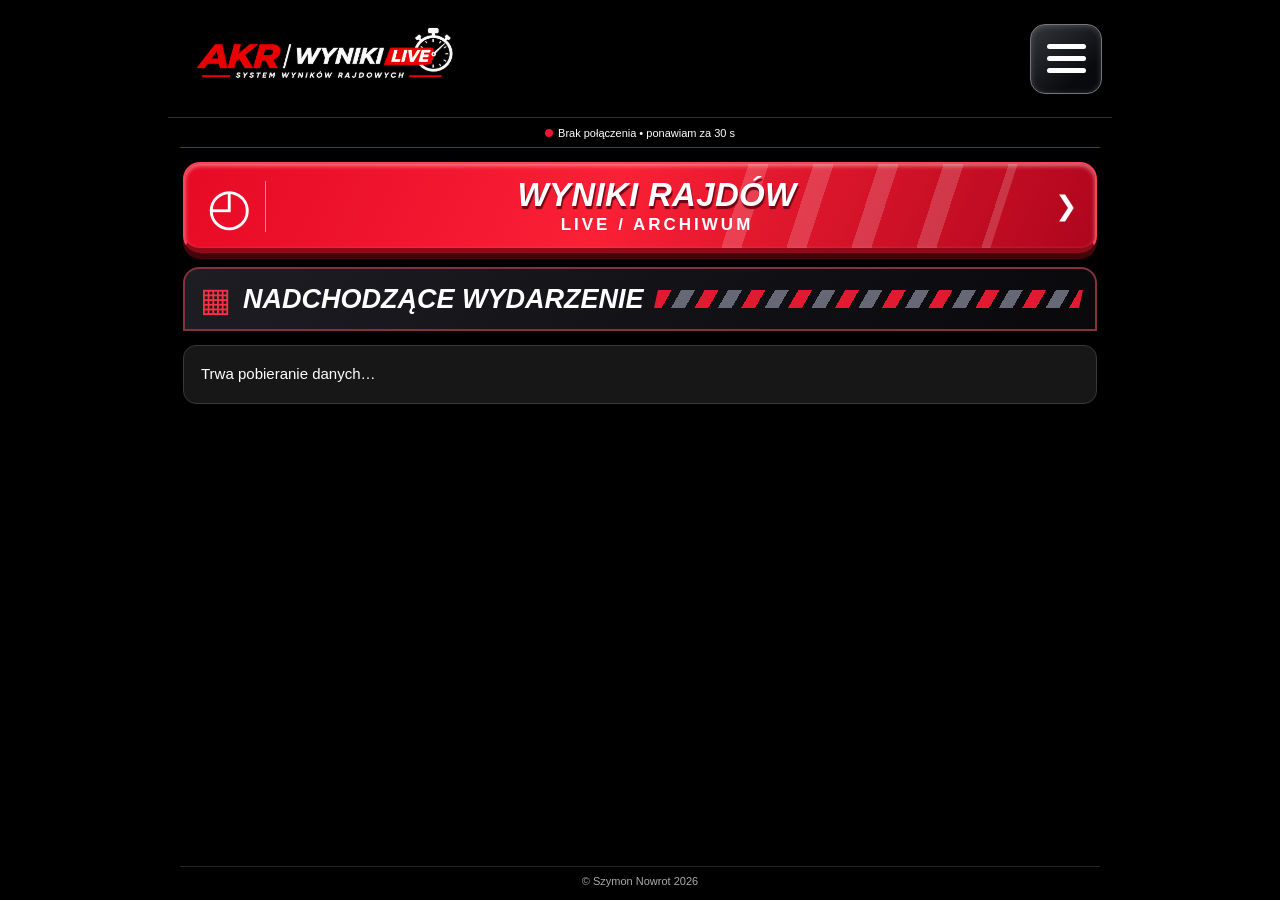
<file: AKR-2-0-PRZYCISK-I-NADCHODZACE-WYDARZENIE.html>
<!doctype html>
<html lang="pl"><head><meta charset="utf-8"><meta name="viewport" content="width=device-width, initial-scale=1"><meta name="theme-color" content="#0b0b0b"><title>AKR | WYNIKI LIVE</title>
<style>
:root{color-scheme:dark;--bg:#090909;--panel:#171717;--red:#d71920;--white:#fff;--line:#393939}*{box-sizing:border-box}body{margin:0;background:var(--bg);color:var(--white);font:15px/1.5 Arial,Helvetica,sans-serif}.wrap{max-width:1150px;margin:auto;padding:18px}.mast{text-align:center;padding:22px 0 20px;border-bottom:3px solid var(--red)}.logo{display:inline-block;background:var(--red);color:#fff;padding:5px 30px;border-radius:10px;font-size:52px;line-height:1.2;font-weight:900;letter-spacing:4px}.mast h1{margin:10px 0 0;font-size:30px;letter-spacing:2px}.mast small{font-size:11px;letter-spacing:2px}.status{margin-top:10px;font-size:12px}.dot{display:inline-block;width:8px;height:8px;border-radius:50%;background:var(--red);margin-right:5px}.panel{background:var(--panel);border:1px solid var(--line);border-radius:14px;padding:18px;margin:18px 0}.label{font-size:12px;font-weight:800;letter-spacing:1px;margin:0 0 9px}.osrow{display:grid;grid-template-columns:repeat(6,minmax(0,1fr));gap:7px}.osrow button,.mode button{padding:12px 3px;background:#262626;border:1px solid #444;color:white;border-radius:8px;font-size:14px;font-weight:800;cursor:pointer}.osrow button.active,.mode button.active{background:var(--red);border-color:var(--red)}select,input{width:100%;background:#252525;color:white;border:1px solid #555;border-radius:8px;padding:13px;font-size:15px}.controls{display:grid;grid-template-columns:1fr 1fr;gap:16px;margin-top:18px}.mode{display:grid;grid-template-columns:1fr 1fr;gap:8px}.toolbar{display:flex;justify-content:space-between;align-items:center;gap:10px;flex-wrap:wrap}.toolbar h2{margin:0;font-size:20px}.note{color:#ccc;font-size:12px}.tablewrap{overflow:visible}table{border-collapse:collapse;width:100%;min-width:620px}th{text-align:left;color:#fff;background:#282828;font-size:12px;letter-spacing:.6px}td,th{padding:12px 10px;border-bottom:1px solid #393939}td.time{font-size:18px;font-weight:900;white-space:nowrap}td.pos{font-weight:900;color:#fff;width:55px}td.nr{font-weight:900;color:#fff;width:65px}.sub{font-size:12px;color:#ccc}.gap{font-size:12px;color:#ccc}.penalty{display:block;color:#ff5258;font-size:12px;font-weight:800;white-space:nowrap}.breakdown{display:block;color:#bbb;font-size:11px;font-weight:400;white-space:nowrap}.penalty strong{color:#fff}tr:hover td{background:#222}.empty{text-align:center;padding:35px;color:#ccc}.error{border-left:4px solid var(--red);padding:12px;background:#271010;margin:14px 0}.footer{text-align:center;font-size:12px;color:#bbb;padding:24px}button:focus-visible,select:focus-visible,input:focus-visible{outline:2px solid white;outline-offset:2px}@media(max-width:650px){.wrap{padding:10px}.logo{font-size:43px}.mast h1{font-size:24px}.panel{padding:12px}.controls{grid-template-columns:1fr}.osrow{gap:4px}.osrow button{font-size:12px;padding:12px 0}.toolbar h2{font-size:18px}}
.akr-logo{display:block;width:min(100%,540px);height:auto;margin:0 auto 8px;object-fit:contain}
/* Przełącznik rajdów: minimalna wysokość na iPhone */
.akr-event-picker{display:flex;align-items:center;gap:8px;padding:4px 7px 5px;background:#000}
.akr-event-picker label{color:#f1f1f1;font-size:10px;font-weight:800;white-space:nowrap;letter-spacing:.3px}
.akr-event-picker select{flex:1;min-width:0;max-width:100%;border:1px solid #8c2229;background:#181818;color:white;border-radius:7px;padding:7px 6px;font-size:12px;font-weight:750}
@media(max-width:420px){.akr-event-picker{gap:5px}.akr-event-picker label{font-size:9px}.akr-event-picker select{font-size:11px;padding:6px 4px}}
 .season-all-label{font-size:12px;font-weight:900;letter-spacing:.5px;color:#f4d58c;padding:10px 0;display:inline-block}

/* Klasyfikacja roczna: kierowca, auto i klasa w jednej kolumnie */
.season-group .season-table{min-width:690px}
.season-group .season-table .driver-col{min-width:170px;width:28%;text-align:left}
.season-driver-cell span{display:block}
.season-driver-name{font-size:13px;font-weight:850;line-height:1.3;color:#fff}
.season-driver-car{font-size:11px;font-weight:500;line-height:1.3;color:#bfcbd7;margin-top:3px;overflow-wrap:anywhere}
.season-driver-class{font-size:10px;font-weight:750;letter-spacing:.3px;color:#8fb9e0;margin-top:3px}
@media(max-width:650px){
 .season-group .season-table{min-width:610px}
 .season-group .season-table .driver-col{min-width:142px;width:26%}
 .season-group .season-table td{padding:8px 4px;font-size:11px}
 .season-group .season-table th{padding:8px 4px;font-size:10px}
 .season-driver-name{font-size:12px}
 .season-driver-car{font-size:10px}
 .season-driver-class{font-size:9px}
}

/* Opis i harmonogram: zwijane sekcje, bez zajmowania miejsca pod plakatem */
.akr-expand{padding:0;overflow:hidden}
.akr-expand summary{display:flex;align-items:center;justify-content:space-between;gap:12px;padding:17px;cursor:pointer;font-size:18px;font-weight:900;list-style:none;user-select:none}
.akr-expand summary::-webkit-details-marker{display:none}
.akr-expand summary::after{content:"+";font-size:24px;line-height:1;color:#f0272f}
.akr-expand[open] summary::after{content:"−"}
.akr-expand[open] summary{border-bottom:1px solid #383838}
.akr-expand p{padding:16px 17px 19px!important;white-space:pre-wrap;overflow-wrap:anywhere;line-height:1.65}
.akr-expand summary:focus-visible{outline:2px solid white;outline-offset:-3px}
</style><style>
.results{margin-top:14px}.crew{display:grid;grid-template-columns:40px minmax(0,1fr) auto;gap:11px;align-items:center;padding:14px 2px;border-bottom:1px solid #393939;min-width:0}.position{width:36px;height:42px;border-radius:7px;display:flex;align-items:center;justify-content:center;font-weight:900;font-size:18px;color:#111}.position.gold{background:#e7ba45}.position.silver{background:#c9cdd2}.position.bronze{background:#c58a59}.position.other{background:#fff}.crew-info{min-width:0;overflow-wrap:anywhere}.driver{font-size:15px;font-weight:800;line-height:1.25}.pilot{font-size:13px;line-height:1.3;margin-top:3px}.car{font-size:11px;color:#bdbdbd;line-height:1.3;margin-top:3px}.crew-nr{font-size:10px;color:#aaa;margin-top:4px}.penalty-label{font-size:11px;font-weight:800;color:#ff5b5b;margin-top:5px;overflow-wrap:anywhere;white-space:normal}.crew-time{text-align:right;min-width:91px;white-space:nowrap;font-variant-numeric:tabular-nums}.raw-time{font-size:12px;color:#c9c9c9}.penalty-time{font-size:12px;font-weight:800;color:#ff5b5b}.final-time{font-size:17px;font-weight:900;letter-spacing:-.3px}.result-caption{font-size:9px;color:#aaa;letter-spacing:1px}.time-gap{font-size:10px;color:#bdbdbd;margin-top:4px}.on-route{display:inline-block;color:#86efac;font-size:12px;font-weight:900;letter-spacing:.25px;white-space:nowrap}.cancelled-os{border:1px solid #a63b3b;background:#271313;border-radius:12px;padding:34px 18px;text-align:center;margin-top:12px}.cancelled-os strong{display:block;font-size:clamp(22px,5vw,34px);color:#ff6868;letter-spacing:1px}.cancelled-os span{display:block;margin-top:8px;font-size:13px;color:#ddd}.on-route-note{font-size:9px;color:#aaa;letter-spacing:.6px;margin-top:3px}@media(max-width:390px){.wrap{padding:7px}.panel{padding:10px}.crew{grid-template-columns:34px minmax(0,1fr) auto;gap:7px}.position{width:31px;height:37px}.driver{font-size:13px}.pilot{font-size:12px}.crew-time{min-width:78px}.final-time{font-size:15px}.time-gap{font-size:9px}}
</style><style>
/* Staly, przyklejony naglowek: logo i filtry */
.sticky-top{position:sticky;top:0;z-index:20;background:var(--bg);padding-top:1px;padding-bottom:7px;box-shadow:0 8px 15px rgba(0,0,0,.65)}
.sticky-top .mast{padding:6px 0 7px;border-bottom:2px solid var(--red)}
.sticky-top .mast h1{margin:2px 0 0;font-size:20px}
.sticky-top .mast small{font-size:9px}
.sticky-top .status{margin-top:3px;font-size:10px}
.sticky-top .akr-logo{width:min(100%,340px);margin-bottom:2px}
.sticky-top .panel{margin:7px 0 0;padding:9px 12px}
.filter-grid{display:grid;grid-template-columns:1fr 1fr;gap:10px}
.filter-grid .label{margin-bottom:4px}
.filter-grid select{padding:9px 7px;font-size:14px}
.sticky-top .mode{margin-top:7px}
.sticky-top .mode button{padding:7px 4px;font-size:12px}
@media(max-width:650px){.sticky-top .akr-logo{width:min(100%,275px)}.sticky-top .mast h1{font-size:17px}.sticky-top .mast small{font-size:8px;letter-spacing:1px}.sticky-top .panel{padding:7px}.filter-grid{gap:7px}.filter-grid select{font-size:13px;padding:8px 5px}.sticky-top .mode button{font-size:11px}}
.event-name{font-size:clamp(12px,2.6vw,16px);font-weight:800;letter-spacing:.5px;line-height:1.25;margin:3px auto 4px;max-width:95%;overflow-wrap:anywhere;color:#fff}.event-name[hidden]{display:none}</style><style>
/* DBC 2026: oddzielny widok, bez ingerencji w pomiary rajdu */
.view-tabs{display:grid;grid-template-columns:repeat(3,minmax(0,1fr));gap:7px;margin:13px 0 0}
.view-tab{background:#20242b;color:#eee;border:1px solid #484d57;border-radius:10px;padding:13px 8px;font-size:clamp(11px,2.3vw,16px);font-weight:900;cursor:pointer}
.view-tab.active{background:#c91522;border-color:#ff3443;color:#fff}
.view-tab small{display:block;font-size:10px;font-weight:400;opacity:.8;margin-top:2px}
#startlist-view[hidden],#announcements-view[hidden],#season-view[hidden],#rally-view[hidden]{display:none!important}
.season-title{font-size:clamp(21px,4vw,34px);font-weight:900;margin:14px 0 3px;line-height:1.2}
.season-title em{color:#f12a38;font-style:normal}.season-sub{color:#b7bbc4;font-size:13px;margin-bottom:16px}
.season-filters{display:flex;flex-wrap:wrap;gap:7px;margin:13px 0}
.season-filters button{padding:9px 12px;border-radius:7px;background:#1b232d;border:1px solid #3b4652;color:#fff;font-weight:700;cursor:pointer}
.season-filters button.active{background:#c91522;border-color:#f13a48}
.season-group{margin:17px 0;border:1px solid #34404d;border-radius:10px;overflow:hidden;background:#101820}
.season-group h3{margin:0;background:#ba1220;color:#fff;padding:8px 13px;font-size:17px}
.season-group:nth-of-type(even) h3{background:#1353a6}
.season-scroll{overflow-x:auto}
.season-table{min-width:630px;width:100%;border-collapse:collapse;font-variant-numeric:tabular-nums}
.season-table th{background:#20303f;color:#a7d7ff;font-size:12px;text-align:center}
.season-table th.driver-col{text-align:left}.season-table td{padding:9px 7px;border-bottom:1px solid #29333e;text-align:center}
.season-table tbody tr:nth-child(even){background:#19242e}
.season-table .driver-col{text-align:left;font-weight:700;min-width:190px}
.season-table .score{color:#e7e7e7}.season-table .total{font-weight:900;font-size:18px}
.rank-pill{display:inline-flex;align-items:center;justify-content:center;width:31px;height:29px;border-radius:5px;background:#27333d;font-weight:900}
.rank-pill.gold{background:#e8b940;color:#151515}.rank-pill.silver{background:#c8cdd4;color:#151515}.rank-pill.bronze{background:#d39260;color:#151515}
.season-title{line-height:1.22}.season-hint{font-size:12px;color:#bfc5ce;margin:12px 0 18px}
@media(max-width:650px){.view-tabs{gap:5px}.view-tab{padding:10px 3px;font-size:11px}.view-tab small{font-size:9px}.season-group h3{font-size:15px}}

/* AKR: tylko wyniki przewijane; górny kokpit pozostaje nieruchomy */
html,body{height:100%;overflow:hidden}
.wrap{height:100vh;height:100dvh;display:flex;flex-direction:column;overflow:hidden}
.wrap>.sticky-top,.view-tabs{flex:0 0 auto}
#rally-view{display:flex;flex-direction:column;flex:1 1 0;min-height:0;overflow:hidden}
#rally-view[hidden],#startlist-view[hidden],#announcements-view[hidden],#season-view[hidden]{display:none!important}
#rally-view>.sticky-top{position:relative;top:auto;flex:0 0 auto;z-index:2}
#rally-view>.panel{flex:1 1 0;min-height:0;overflow-y:auto;overscroll-behavior:contain;-webkit-overflow-scrolling:touch;margin-bottom:0}
#startlist-view,#announcements-view,#season-view{flex:1 1 0;min-height:0;overflow-y:auto;overscroll-behavior:contain;-webkit-overflow-scrolling:touch}
.wrap>.footer{display:none}
@media(max-height:620px){
 .wrap>.sticky-top .akr-logo{width:min(100%,170px)}
 .wrap>.sticky-top .mast{padding:2px 0}
 .wrap>.sticky-top .mast h1{font-size:15px}
 .wrap>.sticky-top .mast small{display:none}
 .view-tab{padding:5px 2px}
 #rally-view>.sticky-top .panel{padding:5px 7px;margin-top:4px}
}

/* Plakat aktualnego rajdu — przewija się razem z wynikami */
.event-poster{display:block;width:100%;max-width:760px;height:auto;margin:0 auto 18px;border-radius:10px;border:1px solid #393939}
</style><style>
/* Lista startowa i komunikaty — niezależne widoki, bez ingerencji w wyniki */
.info-heading{font-size:clamp(20px,4vw,29px);font-weight:900;margin:18px 0 4px}
.info-subtitle{font-size:12px;color:#bbb;margin:0 0 13px}
.startlist-card,.announcement-card{border:1px solid #393939;border-radius:12px;background:#171717;margin:9px 0;padding:13px 15px}
.startlist-card{display:grid;grid-template-columns:54px minmax(0,1fr);gap:13px;align-items:start}
.startlist-number{background:#d71920;border-radius:9px;text-align:center;font-size:22px;font-weight:900;padding:8px 2px}
.startlist-driver{font-size:16px;font-weight:900;overflow-wrap:anywhere}
.startlist-pilot{font-size:13px;margin-top:3px;overflow-wrap:anywhere}
.startlist-meta{font-size:12px;color:#bcbcbc;margin-top:5px;overflow-wrap:anywhere}
.announcement-date{font-size:12px;color:#ff767b;font-weight:800}
.announcement-title{font-size:18px;font-weight:900;margin:5px 0 7px;overflow-wrap:anywhere}
.announcement-body{font-size:14px;line-height:1.6;white-space:pre-wrap;overflow-wrap:anywhere}
@media(max-width:390px){.view-tab{font-size:10px;padding:9px 2px}.view-tab small{font-size:8px}}
</style><style>
/* AKR: powiadomienia o nowych komunikatach */
.akr-notice-overlay[hidden]{display:none!important}
.akr-notice-overlay{position:fixed;inset:0;z-index:1000;background:rgba(0,0,0,.82);display:flex;align-items:center;justify-content:center;padding:18px}
.akr-notice-dialog{background:#171717;border:2px solid #d71920;border-radius:16px;width:min(100%,520px);max-height:85dvh;overflow:auto;padding:22px;box-shadow:0 15px 65px #000;color:#fff}
.akr-notice-dialog h2{margin:0 0 12px;font-size:23px}.akr-notice-date{color:#ff7d83;font-size:12px;font-weight:800}
.akr-notice-title{font-size:20px;font-weight:900;margin:8px 0}.akr-notice-body{white-space:pre-wrap;overflow-wrap:anywhere;line-height:1.55}
.akr-notice-ok{width:100%;margin-top:20px;padding:14px;background:#d71920;border:0;border-radius:9px;color:#fff;font-size:16px;font-weight:900;cursor:pointer}
</style><style>

/* AKR 2026: WYŁĄCZNIE ZMIANY WIZUALNE — bez zmian w JavaScript */
:root{--bg:#000}
html,body{background:#000}
.wrap{padding:6px 9px 8px}
.wrap>.sticky-top{background:#000;box-shadow:0 3px 8px rgba(0,0,0,.55);padding:0}
.wrap>.sticky-top .mast{padding:2px 0 3px;background:#000;border-bottom:1px solid #a9141b}
.wrap>.sticky-top .akr-logo{display:block;width:min(100%,310px);height:auto;margin:0 auto;object-fit:contain}
.wrap>.sticky-top .mast h1,.wrap>.sticky-top .mast small{display:none!important}
/* Nazwa imprezy pochodzi wyłącznie z API Google, bez zmiany JS */
.wrap>.sticky-top .event-name{display:block!important;margin:3px auto 4px;padding:2px 8px;max-width:100%;font-family:Arial,Helvetica,sans-serif;font-size:clamp(14px,3.6vw,20px);font-weight:900;line-height:1.2;letter-spacing:.45px;text-align:center;text-transform:uppercase;color:#fff;text-shadow:0 1px 0 #8d1119;overflow-wrap:anywhere}
.wrap>.sticky-top .event-name[hidden]{display:none!important}
.wrap>.sticky-top .status{margin:0;font-size:10px;line-height:1.2}
.view-tabs{margin:5px 0 0;gap:4px}
.view-tab{padding:7px 2px;border-radius:7px;font-size:clamp(10px,2.5vw,13px);line-height:1.15}
.view-tab small{display:none}
#rally-view>.sticky-top .panel{margin:5px 0 0;padding:6px 8px;border-radius:10px}
.filter-grid{gap:7px}
.filter-grid .label{font-size:10px;margin-bottom:2px;letter-spacing:.5px}
.filter-grid select{padding:6px 7px;font-size:13px;min-height:34px}
#rally-view>.sticky-top .mode{margin-top:5px;gap:5px}
#rally-view>.sticky-top .mode button{padding:6px 2px;font-size:11px;min-height:32px}
#rally-view>.panel{margin-top:6px;padding:9px 11px}
#rally-view .toolbar h2{font-size:17px}
#rally-view .toolbar{gap:4px}
#rally-view .results{margin-top:6px}
#rally-view .crew{padding:9px 2px;gap:8px}
/* Plakat nie zajmuje pierwszego ekranu; pozostaje w HTML i może wrócić później */
#rally-view .event-poster{display:none}
@media(max-width:650px){
 .wrap{padding:3px 7px 5px}
 .wrap>.sticky-top .akr-logo{width:min(100%,280px)}
 .view-tab{padding:7px 2px;font-size:10px}
 #rally-view>.panel{padding:8px 9px}
 #rally-view .crew{padding:8px 1px}
}
@media(max-height:680px){.wrap>.sticky-top .akr-logo{width:min(100%,220px)}.view-tab{padding:5px 2px}}
</style><style>
.view-tabs{grid-template-columns:repeat(4,minmax(0,1fr))}
#season-view{padding:4px 2px 24px}
.season-toolbar{display:flex;gap:9px;align-items:end;flex-wrap:wrap;margin:12px 0}
.season-toolbar label{font-size:11px;font-weight:900;letter-spacing:.5px;flex:1;min-width:180px}
.season-toolbar select{margin-top:4px;padding:9px;font-size:13px}
.season-toolbar button{background:#b51220;color:#fff;border:1px solid #f33;border-radius:8px;padding:11px;font-weight:800;cursor:pointer}
.season-status{display:inline-block;padding:5px 7px;border-radius:5px;font-size:10px;font-weight:900;white-space:nowrap}
.season-status.ok{color:#071e0f;background:#5ee69a}.season-status.play{color:#231b00;background:#ffd66a}.season-status.no{color:#fff;background:#b82935}
.season-group .season-table{min-width:690px}
.season-group .season-table td{font-size:12px}
.season-group .season-table .driver-col{min-width:150px}
.season-driver-name{font-weight:800;line-height:1.25}.season-driver-car{font-size:11px;font-weight:400;color:#b9c7d3;margin-top:3px;line-height:1.3;overflow-wrap:anywhere}.season-driver-class{font-size:10px;font-weight:600;color:#8ba6ba;margin-top:2px}
.season-group .season-table .total{font-size:15px}
.season-group .season-table .not-ranked{color:#aaa}
.season-hint{line-height:1.5}
@media(max-width:650px){.view-tabs{grid-template-columns:repeat(2,minmax(0,1fr));gap:5px}.view-tab{font-size:12px;padding:10px 5px}#tab-season{background:#6c4b00;border:2px solid #ffd66a;color:#fff}#tab-season.active{background:#c91522;border-color:#ff3443}}
/* W widoku rocznym nie pokazuj nazwy ani statusu wybranej imprezy. */
body.akr-season-active #nazwa-imprezy,
body.akr-season-active .akr-event-picker,
body.akr-season-active .mast .status{display:none!important}
</style><style>
/* AKR: karta rajdu sterowana przez USTAWIENIA_RAJDU */
.view-tabs{grid-template-columns:repeat(5,minmax(0,1fr))}
#event-view{flex:1 1 0;min-height:0;overflow-y:auto;overscroll-behavior:contain;-webkit-overflow-scrolling:touch;padding:12px 3px 30px}
#event-view[hidden]{display:none!important}
.akr-event-hero{background:linear-gradient(145deg,#231015,#111 65%);border:1px solid #76232b;border-radius:17px;padding:clamp(18px,4vw,35px);margin:4px 0 15px;box-shadow:0 12px 36px #0006}
.akr-event-kicker{color:#ff6974;font-size:11px;letter-spacing:2px;font-weight:900;text-transform:uppercase}
.akr-event-hero h2{font-size:clamp(27px,6vw,47px);line-height:1.08;margin:12px 0 8px;overflow-wrap:anywhere}
.akr-event-round{color:#ff202c;font-weight:900;font-size:clamp(24px,5vw,34px);line-height:1.15;letter-spacing:.5px;margin:10px 0 12px}
.akr-event-facts{display:flex;gap:12px;flex-wrap:wrap;margin:18px 0;color:#eee;font-size:14px;font-weight:700}
.akr-event-facts span{padding:8px 12px;background:#262027;border:1px solid #51313a;border-radius:8px}
.akr-event-desc{color:#d4d4d4;white-space:pre-wrap;overflow-wrap:anywhere;font-size:14px;line-height:1.7}
.akr-event-poster{display:block;max-width:100%;max-height:560px;object-fit:contain;border-radius:12px;margin:18px auto}
.akr-event-actions{display:flex;flex-wrap:wrap;gap:9px;margin:20px 0 0}
.akr-event-actions a,.akr-event-actions button{background:#bd1723;color:#fff;border:1px solid #e73b47;border-radius:9px;padding:12px 16px;text-decoration:none;font-weight:900;font-size:13px;cursor:pointer}
.akr-event-actions .akr-secondary{background:#292929;border-color:#515151}
.akr-event-card{background:#171717;border:1px solid #383838;border-radius:13px;padding:17px;margin:12px 0}
.akr-event-card h3{margin:0 0 8px;font-size:18px}.akr-event-card p{margin:0;color:#ccc;white-space:pre-wrap;overflow-wrap:anywhere}
.akr-event-note{color:#bcbcbc;font-size:12px}
@media(max-width:650px){.view-tabs{grid-template-columns:repeat(4,minmax(0,1fr))}.view-tab{font-size:10px;padding:9px 3px}#tab-event{grid-column:1/-1;font-size:13px;background:#55171d;border-color:#b22b36}#tab-event.active{background:#c91522}.akr-event-hero{padding:18px}.akr-event-actions a,.akr-event-actions button{flex:1 1 100%;text-align:center}}
#tab-rally[hidden]{display:none!important}
/* Symetryczne przyciski na telefonie: 3 bez LIVE, 4 z LIVE */
@media(max-width:650px){.view-tabs:has(#tab-rally[hidden]){grid-template-columns:repeat(3,minmax(0,1fr))}.view-tabs:not(:has(#tab-rally[hidden])){grid-template-columns:repeat(4,minmax(0,1fr))}.view-tabs #tab-startlist,.view-tabs #tab-announcements,.view-tabs #tab-season{text-align:center;display:flex;align-items:center;justify-content:center;min-width:0}}
.wrap>.footer{display:block;flex:0 0 auto;padding:5px 8px 3px;text-align:center;font-size:11px;color:#aaa;border-top:1px solid #262626;background:#000}

/* Wyrazny, nieaktywny przycisk po zamknieciu zapisow */
.akr-event-actions .akr-registration-closed,.akr-event-actions .akr-registration-closed:disabled{background:#353535;border:1px solid #777;color:#fff;opacity:1;cursor:not-allowed;font-size:14px;letter-spacing:.35px;text-align:center}
</style><style>
/* AKR 2.0 — warstwa wizualna, bez zmian w silniku wyników */
:root{--bg:#000;--panel:#121215;--red:#ed172d;--line:#67232d}
html,body{background:#000!important}
body{display:flex;flex-direction:column;height:100dvh;min-height:100dvh;overflow:hidden}
#akr-shared-header{width:100%;max-width:944px;margin:0 auto;flex:0 0 auto;position:relative;z-index:100}
.akr-topbar{height:118px;display:flex;align-items:center;justify-content:space-between;gap:18px;padding:0 10px;background:#000;border-bottom:1px solid #54202a}
.akr-topbar .akr-brand{display:flex;align-items:center;min-width:0;flex:1;height:100%;text-decoration:none}
.akr-topbar .akr-brand img{display:block;max-width:100%;max-height:96px;width:auto;height:auto;object-fit:contain;object-position:left center}
.akr-topbar .akr-brand-fallback{display:none;font:italic 900 24px Impact,Arial,sans-serif;color:#ed0c22}.akr-topbar .akr-brand-fallback b{color:#fff}
.akr-hamburger{flex:none;width:72px;height:70px;border-radius:15px;border:1.5px solid #77767c;background:linear-gradient(140deg,#34353a,#090a0e 74%);box-shadow:inset 0 1px 6px #ffffff33,0 7px 14px #000b;display:flex;flex-direction:column;align-items:center;justify-content:center;gap:7px;cursor:pointer}
.akr-hamburger span{width:39px;height:5px;background:white;border-radius:6px}
.akr-menu-overlay{position:fixed;inset:0;background:#000c;z-index:1000}.akr-menu-overlay[hidden]{display:none!important}
.akr-menu-panel{position:fixed;top:0;right:0;bottom:0;width:min(390px,88vw);z-index:1001;padding:25px;background:linear-gradient(145deg,#260d13,#08090c 44%);border-left:2px solid #e71c30;box-shadow:-12px 0 38px #000d;transform:translateX(110%);transition:transform .24s;visibility:hidden;pointer-events:none;display:flex;flex-direction:column;color:#fff}
.akr-menu-panel.open{transform:translateX(0);visibility:visible;pointer-events:auto}
.akr-menu-top{display:flex;align-items:center;justify-content:space-between;font-size:22px;font-weight:900;border-bottom:2px solid #a61b2a;padding-bottom:21px}.akr-menu-top b{color:#ff243b}
.akr-menu-close{width:51px;height:51px;border:1px solid #dd263b;border-radius:12px;background:#1b0b10;color:white;font-size:34px;cursor:pointer}
.akr-menu-panel nav{display:grid;gap:12px;margin-top:30px}.akr-menu-panel nav button{display:flex;align-items:center;gap:14px;width:100%;text-align:left;border:1px solid #512831;border-radius:13px;background:#17151a;padding:17px 13px;font-size:14px;font-weight:800;color:#fff;cursor:pointer}.akr-menu-panel nav button span{flex:1}.akr-menu-panel nav button b{color:#f21930}
.akr-menu-bottom{margin-top:auto;color:#888;font-size:12px;letter-spacing:.13em}
.wrap{width:min(100%,944px);max-width:944px;margin:0 auto;flex:1 1 0;min-height:0;height:auto!important;padding:4px 12px 8px;overflow:hidden}
.wrap>.sticky-top{flex:0 0 auto}
.wrap>.sticky-top .mast{border-bottom:1px solid #a9141b;padding:5px 0 7px}
.wrap>.sticky-top .mast .akr-logo{display:none!important}
.wrap>.sticky-top .event-name{font-size:clamp(16px,4vw,24px);line-height:1.3;margin:4px auto 5px;max-width:100%;text-align:center}
.wrap>.sticky-top .status{font-size:11px}
.akr-event-picker{padding:7px 3px 6px;background:#000}
.view-tabs{margin-top:5px}
.view-tab{background:#19191d;border:1px solid #622127}.view-tab.active{background:#bd1723;border-color:#ff3443}
#rally-view>.panel,#startlist-view,#announcements-view,#season-view,#event-view{border-color:#622127}
#rally-view>.panel{border:1px solid #b51c25}
#rally-view>.sticky-top .panel{border:1px solid #622127}
.wrap>.footer{padding:6px 0 3px}
@media(max-width:640px){#akr-shared-header{width:calc(100% - 24px)}.akr-topbar{height:104px;gap:10px;padding:0 3px}.akr-topbar .akr-brand img{max-height:98px}.akr-hamburger{width:52px;height:53px;border-radius:11px;gap:5px}.akr-hamburger span{width:29px;height:4px}.wrap{padding:3px 8px 6px}.wrap>.sticky-top .event-name{font-size:clamp(15px,4vw,20px)}.akr-event-picker label{font-size:10px}}
@media(max-height:700px){.wrap>.sticky-top .mast{padding:2px 0}.view-tab{padding:5px 2px}}
@media(prefers-reduced-motion:reduce){.akr-menu-panel{transition:none}}

/* AKR 2.0: selektor rajdów zostaje w DOM dla istniejącego JS, ale nie jest widoczny. */
.akr-event-picker{display:none!important}
/* Link do kafelków wygląda identycznie jak pozostałe pozycje menu. */
.akr-menu-panel nav a.akr-results-tiles-link{display:flex;align-items:center;gap:12px;width:100%;padding:14px 12px;border:1px solid #483039;border-radius:10px;background:#1a1419;color:#fff;text-decoration:none;font:inherit;font-weight:800;cursor:pointer;box-sizing:border-box}
.akr-menu-panel nav a.akr-results-tiles-link span{flex:1}
.akr-menu-panel nav a.akr-results-tiles-link b{margin-left:auto}
.akr-menu-panel nav a.akr-results-tiles-link:hover{background:#3a1720}
/* AKR 2.0: nawigacja wyłącznie w hamburgerze; zakładki pozostają w DOM dla JS. */
.view-tabs{display:none!important}
</style><style>
/* AKR 2.0: kafelek wyników i nagłówek wydarzenia — tylko na stronie głównej. */
#event-view .akr-home-hero{display:grid;gap:14px;margin:2px 0 14px}
#event-view .akr-home-results{display:grid;grid-template-columns:64px minmax(0,1fr) 30px;align-items:center;gap:10px;min-height:91px;padding:10px 17px;color:#fff;text-decoration:none;border:2px solid #fa4552;border-bottom:5px solid #8b0c19;border-radius:17px;background:linear-gradient(115deg,#e60a26 0%,#fa2035 47%,#ae061d 100%);box-shadow:inset 0 2px 4px #ffffff70,0 6px 0 #43050b;position:relative;overflow:hidden}
#event-view .akr-home-results::after{content:"";position:absolute;right:10%;top:0;width:32%;height:100%;opacity:.17;transform:skew(-18deg);background:repeating-linear-gradient(90deg,transparent 0 22px,#fff 22px 42px,transparent 42px 65px);pointer-events:none}
#event-view .akr-home-stopwatch{font-size:51px;line-height:1;border-right:1px solid #ffffff85;text-align:center;padding-right:9px}
#event-view .akr-home-results-copy{display:flex;flex-direction:column;align-items:center;text-align:center;line-height:1.05;position:relative;z-index:1}
#event-view .akr-home-results-copy strong{font:italic 900 clamp(21px,5vw,33px)/1 Impact,'Arial Narrow',Arial,sans-serif;text-shadow:1px 3px 1px #710514;letter-spacing:.3px}
#event-view .akr-home-results-copy small{font-size:clamp(11px,2.8vw,17px);font-weight:900;letter-spacing:3px;margin-top:5px}
#event-view .akr-home-arrow{font-size:27px;text-align:right;z-index:1}
#event-view .akr-home-heading{display:flex;align-items:center;gap:12px;min-height:64px;padding:12px 15px;border:2px solid #87313c;border-radius:16px 16px 0 0;background:linear-gradient(130deg,#1d1d23,#09090c);color:#fff}
#event-view .akr-home-calendar{font-size:33px;color:#fa3045;line-height:1}
#event-view .akr-home-heading strong{font:italic 900 clamp(17px,3.8vw,27px)/1.15 Impact,'Arial Narrow',Arial,sans-serif;white-space:nowrap}
#event-view .akr-home-stripes{flex:1;min-width:20px;height:18px;background:repeating-linear-gradient(110deg,#e11a32 0 13px,transparent 13px 22px,#666875 22px 35px,transparent 35px 44px);transform:skew(-12deg)}
@media(max-width:480px){#event-view .akr-home-hero{gap:12px}#event-view .akr-home-results{grid-template-columns:48px minmax(0,1fr) 20px;gap:5px;min-height:77px;padding:8px 11px;border-radius:15px}#event-view .akr-home-stopwatch{font-size:39px;padding-right:5px}#event-view .akr-home-results-copy small{letter-spacing:2px}#event-view .akr-home-heading{gap:8px;padding:10px 12px;min-height:54px}#event-view .akr-home-calendar{font-size:26px}#event-view .akr-home-stripes{min-width:14px}}
</style></head><body><div id="akr-shared-header"><header class="akr-topbar"><a class="akr-brand" href="index.html" aria-label="AKR WYNIKI LIVE — strona główna"><img src="akr-logo-stoper.png" alt="AKR WYNIKI LIVE"><span class="akr-brand-fallback">AKR <b>WYNIKI LIVE</b></span></a><button class="akr-hamburger" type="button" aria-label="Otwórz menu" aria-expanded="false" aria-controls="akr-menu-panel"><span></span><span></span><span></span></button></header><div class="akr-menu-overlay" hidden></div><aside class="akr-menu-panel" id="akr-menu-panel" aria-label="Menu nawigacji" aria-hidden="true"><div class="akr-menu-top"><span>AKR <b>WYNIKI LIVE</b></span><button type="button" class="akr-menu-close" aria-label="Zamknij menu">×</button></div><nav><a href="index.html" aria-label="Przejdź do strony głównej">🏠 <span>STRONA GŁÓWNA</span><b>❯</b></a><a href="test-v2/wyniki-dotychczasowe.html" class="akr-results-tiles-link">🏁 <span>WYNIKI RAJDÓW</span><b>❯</b></a><button type="button" data-view="entries">📝 <span>LISTA ZGŁOSZEŃ</span><b>❯</b></button><button type="button" data-view="startlist">📋 <span>LISTA STARTOWA</span><b>❯</b></button><button type="button" data-view="announcements">📢 <span>KOMUNIKATY</span><b>❯</b></button><button type="button" data-view="season">🏆 <span>KLASYFIKACJA ROCZNA</span><b>❯</b></button></nav><div class="akr-menu-bottom">AKR WYNIKI LIVE 2.0</div></aside></div><main class="wrap"><div class="sticky-top"><header class="mast"><img class="akr-logo" src="akr-logo-stoper.png" alt="AKR ally team — Stowarzyszenie Rajdowe" width="1086" height="362"><h1>WYNIKI LIVE</h1><div id="nazwa-imprezy" class="event-name" hidden></div><small>OFICJALNY SYSTEM WYNIKÓW RAJDU</small><div class="status"><span class="dot"></span><span id="status">Trwa pobieranie danych…</span></div></header><div class="akr-event-picker"><label for="akr-event-select">🏁 WYBIERZ IMPREZĘ</label><select id="akr-event-select" aria-label="Wybierz imprezę"><option value="live">🟢 AKTUALNY RAJD — LIVE</option><option value="archive-wiktoria">🔴 Trwa pobieranie danych…</option><option value="archive-dobrocin">🔴 DOBROCIN BARWACZ CUP — RUNDA V</option><option value="archive-dobrocin-r4">🔴 DOBROCIN BARWACZ CUP — RUNDA IV</option><option value="archive-dobrocin-r3">🔴 DOBROCIN BARWACZ CUP — RUNDA III</option><option value="archive-dobrocin-r2">🔴 DOBROCIN BARWACZ CUP — RUNDA II</option><option value="archive-dobrocin-r1">🔴 DOBROCIN BARWACZ CUP — RUNDA I</option></select></div>
</div><nav class="view-tabs" aria-label="Wybór widoku"><button type="button" class="view-tab active" id="tab-event" aria-pressed="true">📅 NADCHODZĄCY RAJD<small>Informacje o imprezie</small></button><button type="button" class="view-tab" id="tab-rally" aria-pressed="false">🏁 WYNIKI LIVE<small>Wyniki rajdu</small></button><button type="button" class="view-tab" id="tab-startlist" aria-pressed="false">📋 LISTA STARTOWA<small>Załogi i pojazdy</small></button><button type="button" class="view-tab" id="tab-announcements" aria-pressed="false">📢 KOMUNIKATY<small>Informacje organizatora</small></button><button type="button" class="view-tab" id="tab-season" aria-pressed="false">🏆 KLASYFIKACJA ROCZNA<small>Sezon 2026</small></button></nav><section id="event-view" aria-label="Nadchodzący rajd"><div class="akr-home-hero"><a class="akr-home-results" href="test-v2/wyniki-dotychczasowe.html" aria-label="Wyniki rajdów — live i archiwum"><span class="akr-home-stopwatch" aria-hidden="true">◴</span><span class="akr-home-results-copy"><strong>WYNIKI RAJDÓW</strong><small>LIVE / ARCHIWUM</small></span><span class="akr-home-arrow" aria-hidden="true">❯</span></a><div class="akr-home-heading"><span class="akr-home-calendar" aria-hidden="true">▦</span><strong>NADCHODZĄCE WYDARZENIE</strong><span class="akr-home-stripes" aria-hidden="true"></span></div></div><div id="akr-event-content" aria-live="polite"><div class="akr-event-card">Trwa pobieranie danych…</div></div></section><div id="rally-view" hidden><div class="sticky-top"><section class="panel" aria-label="Wybór wyników"><div class="filter-grid"><div><label class="label" for="wybor-os">ODCINEK SPECJALNY</label><select id="wybor-os"><option value="1">OS1</option><option value="2">OS2</option><option value="3">OS3</option><option value="4">OS4</option><option value="5">OS5</option><option value="6">OS6</option></select></div><div><label class="label" for="klasa">KLASA</label><select id="klasa"><option value="">GENERALNA</option></select></div></div><div class="mode"><button type="button" id="na">WYNIK NA OS</button><button type="button" id="po">WYNIK PO OS</button></div></section></div>
<section class="panel"><img class="event-poster" src="plakat-aktualny-rajd.jpg" alt="KJS Jedziemy dla Wiktorii 2 — plakat aktualnego rajdu" width="1536" height="864" loading="lazy"><div class="toolbar"><h2 id="tytul">WYNIKI</h2><div class="note" id="meta">Oczekiwanie na dane</div></div><div id="blad" role="alert"></div><div class="results" id="tabela"><div class="empty">Ładowanie wyników…</div></div></section></div><section id="entries-view" hidden aria-label="Lista zgłoszeń"><h2 class="info-heading">📝 LISTA ZGŁOSZEŃ</h2><p class="info-subtitle" id="entries-meta">Wyłącznie załogi z potwierdzoną wpłatą</p><div id="entries-results" aria-live="polite"><div class="empty">Ładowanie zgłoszeń…</div></div></section><section id="startlist-view" hidden aria-label="Lista startowa"><h2 class="info-heading">📋 LISTA STARTOWA</h2><p class="info-subtitle" id="startlist-meta">Oczekiwanie na dane załóg…</p><div id="startlist-results"><div class="empty">Ładowanie listy startowej…</div></div></section><section id="announcements-view" hidden aria-label="Komunikaty organizatora"><h2 class="info-heading">📢 KOMUNIKATY</h2><p class="info-subtitle">Oficjalne informacje organizatora rajdu</p><div id="announcements-results"><div class="empty">Ładowanie komunikatów…</div></div></section><section id="season-view" hidden aria-label="Klasyfikacja roczna"><h2 class="season-title">🏆 KLASYFIKACJA ROCZNA<br>DOBROCIN BARWACZ CUP <em>2026</em></h2><div class="season-sub">Klasyfikacja roczna przed finałem • Runda VI: 12 grudnia 2026</div><div class="season-toolbar"><span class="season-all-label">WSZYSTKIE KLASY • 1–6 + JUNIOR</span><button type="button" id="season-refresh">↻ ODŚWIEŻ WYNIKI</button></div><div id="season-info" class="season-hint">Przygotowywanie klasyfikacji…</div><div id="season-results"></div><p class="season-hint">Punktacja za miejsca 1–8: 10, 8, 6, 5, 4, 3, 2, 1. Minimum 4 ukończone rundy w tej samej klasie. R6 zostanie uwzględniona po finale. „W GRZE” oznacza 3 ukończone rundy przed finałem.</p></section><footer class="footer">© Szymon Nowrot 2026</footer></main>
<script>
'use strict';
const API='https://script.google.com/macros/s/AKfycbwtcbpTmcDbpIlW7YtfmmWJXyyg1Tgp9M-LS5CepIfh4vtdoHHicTK3MdOQQkjs9Jxb/exec';
const ARCHIVE_API='https://script.google.com/macros/s/AKfycbx9ac_5Lw7w6Cf_qCzOoXhTSHAVRRfUsSiHBN-uacuF_swRZVAZrFwga_CVoDnLFvGc/exec';
const DOBROCIN_API='https://script.google.com/macros/s/AKfycbwWNcMULG1r5_ZDaXlysNEEOzuahC7POmVvD8n2-3l_SYEH1EtKtaqlnepEt7A80H0/exec';
const DOBROCIN_R4_API='https://script.google.com/macros/s/AKfycbyPdSX7M5NnYMucciv1rgFsUgILNCxtpVJAf5XgAWyegjOPmQxgPxgfyHXxpM3BdOcnng/exec';
const DOBROCIN_R3_API='https://script.google.com/macros/s/AKfycbwKaqE9Ms5Cf6qpauIJ-tD4BQpcwS_YTduk6-Rd_gxYig3rDC8VQqUqPNgDH8ok0Oar/exec';
const DOBROCIN_R2_API='https://script.google.com/macros/s/AKfycbzFjPz_h7q6NuEuJdd2JJSNZfdROqXA0DbsqtuKoi_vnausdHpHmmZPQZqg9s0BLTqK/exec';
const DOBROCIN_R1_API='https://script.google.com/macros/s/AKfycbzJTs-7LgLhAQ-olz-UOtS4i4Cfa4oz5Jmm-5b99nBXrlTdcZ52ug-Wy5fl4wjKI7_P/exec';
const isDobrocinArchive=()=>selectedEvent==='archive-dobrocin'||selectedEvent==='archive-dobrocin-r4'||selectedEvent==='archive-dobrocin-r3'||selectedEvent==='archive-dobrocin-r2'||selectedEvent==='archive-dobrocin-r1';
let selectedEvent='live', eventGeneration=0;
let data=null,os=1,mode='po',busy=false,seq=0;
const $=id=>document.getElementById(id);
const esc=s=>String(s??'').replace(/[&<>"']/g,c=>({'&':'&amp;','<':'&lt;','>':'&gt;','"':'&quot;',"'":'&#39;'}[c]));
function secs(v){const s=String(v??'').trim().replace(/\s/g,'');if(!s)return null;const p=s.replace(',','.').split(':');if(p.length<2||p.length>3)return null;const n=p.map(Number);if(n.some(x=>!Number.isFinite(x)||x<0))return null;return p.length===2?n[0]*60+n[1]:n[0]*3600+n[1]*60+n[2]}
function fmt(n){if(n===null||!Number.isFinite(n))return '—';let cent=Math.round(n*100);const h=Math.floor(cent/360000);cent%=360000;const m=Math.floor(cent/6000);cent%=6000;const s=Math.floor(cent/100),c=cent%100;const z=x=>String(x).padStart(2,'0');return h?`${z(h)}:${z(m)}:${z(s)},${z(c)}`:`${z(m)}:${z(s)},${z(c)}`}
function penaltySecs(v){const s=String(v??'').trim().replace(/\s/g,'').replace(/^\+/,'').replace(',','.');if(!s)return 0;if(/^\d+(?:\.\d+)?$/.test(s))return Number(s);return secs(s)}
function parseRow(z){const w=Array.isArray(z.wyniki)?z.wyniki:[];const times=[];for(let i=0;i<6;i++){const b=i*3;const rawText=String(w[b]??'').trim().toUpperCase(),totalText=String(w[b+2]??'').trim().toUpperCase();times.push({raw:secs(w[b]),pen:penaltySecs(w[b+1]),total:secs(w[b+2]),cancelled:rawText==='ODWOŁANY'||totalText==='ODWOŁANY',onRoute:rawText==='TRWA'||totalText==='TRWA'});}return times}
function effectivePenalties(z){
  const t=parseRow(z);
  const limitSet=new Set((Array.isArray(z.limity)?z.limity:[]).map(v=>String(v).trim().toUpperCase()));
  const out=[];
  for(let i=0;i<(mode==='na'?os:os);i++){
    if(mode==='na'&&i!==os-1)continue;
    const x=t[i];
    if(x.cancelled||x.total===null||limitSet.has('OS'+(i+1)))continue;
    if(x.pen!==null&&x.pen>0)out.push({os:i+1,seconds:x.pen});
  }
  return out;
}
function selectedPenalty(z){
  if(selectedTime(z)===null)return null;
  return effectivePenalties(z).reduce((sum,x)=>sum+x.seconds,0);
}
function penaltyLabel(z){
  if(z.czas===null)return [];
  const penalties=effectivePenalties(z);
  const limits=selectedLimits(z);
  const total=penalties.reduce((sum,x)=>sum+x.seconds,0);
  const amount=Number(total.toFixed(2)).toLocaleString('pl-PL',{maximumFractionDigits:2});
  const osList=items=>items.map((x,i)=>(i===0?'OS':'')+x).join(', ');
  const lines=[];
  if(total>0)lines.push('KARA '+amount+' s ('+osList(penalties.map(x=>x.os))+')');
  if(limits.length)lines.push('LIMIT ('+osList(limits.map(x=>Number(x.slice(2))))+')');
  return lines;
}
function selectedTime(z){if(isDobrocinArchive()&&z.dbcDnfOs&&os>=z.dbcDnfOs)return null;const t=parseRow(z);if(mode==='na')return t[os-1].cancelled?null:t[os-1].total;let sum=0,completed=0;for(let i=0;i<os;i++){if(t[i].cancelled)continue;if(t[i].total===null)return null;completed++;sum+=t[i].total}return completed?sum:null}
function selectedOnRoute(z){if(isDobrocinArchive())return false;const t=parseRow(z);if(mode==='na')return !t[os-1].cancelled&&t[os-1].onRoute&&t[os-1].total===null;for(let i=0;i<os-1;i++){if(!t[i].cancelled&&t[i].total===null)return false}return !t[os-1].cancelled&&t[os-1].onRoute&&t[os-1].total===null}
function selectedLimits(z){
  const declared=Array.isArray(z.limity)?z.limity:[];
  const times=parseRow(z);
  return declared.filter((name,i,all)=>{
    const match=/^OS([1-6])$/.exec(String(name).trim().toUpperCase());
    if(!match)return false;
    const idx=Number(match[1])-1;
    if(idx>=os||times[idx].cancelled||times[idx].total===null)return false;
    if(mode==='na'&&idx!==os-1)return false;
    return all.indexOf(name)===i;
  }).map(name=>String(name).trim().toUpperCase());
}
function cancelledSelectedOS(rows){return rows.length>0&&rows.every(z=>parseRow(z)[os-1].cancelled)}
function render(){$('wybor-os').value=String(os);['na','po'].forEach(x=>{$(x).classList.toggle('active',mode===x);$(x).setAttribute('aria-pressed',String(mode===x))});$('tytul').textContent=(mode==='na'?'WYNIK NA ':'WYNIK PO ')+`OS${os}`;if(!data)return;const k=$('klasa').value;if(mode==='na'&&cancelledSelectedOS(data.zalogi)){$('tabela').innerHTML=`<div class="cancelled-os"><strong>OS${os} — ODWOŁANY</strong><span>Odcinek specjalny został odwołany. Wyniki pozostałych odcinków są dostępne.</span></div>`;$('meta').textContent='Odcinek odwołany • '+(selectedEvent==='live'?'odświeżanie 30 s':'wyniki archiwalne');return}let a=data.zalogi.filter(z=>(!k||z.klasa===k||(k==='JUNIOR'&&Array.isArray(z.klasyDodatkowe)&&z.klasyDodatkowe.includes('JUNIOR')))).map(z=>({...z,czas:selectedTime(z),kara:selectedPenalty(z),naTrasie:selectedOnRoute(z)}));a.sort((x,y)=>(x.czas===null?Infinity:x.czas)-(y.czas===null?Infinity:y.czas)||Number(x.nr)-Number(y.nr));const leader=a.find(x=>x.czas!==null)?.czas??null;let pos=0,prev=null,place=0;const html=a.map(z=>{if(z.czas!==null){pos++;if(prev===null||Math.abs(prev-z.czas)>.00001)place=pos;prev=z.czas}const dbcRetired=isDobrocinArchive()&&z.dbcDnfOs&&os>=z.dbcDnfOs;const rank=z.czas===null?(dbcRetired?'DNF':'—'):place;const diff=z.czas===null||leader===null?'':z.czas===leader?'':('STRATA +'+fmt(z.czas-leader));const medal=rank===1?'gold':rank===2?'silver':rank===3?'bronze':'other';const limits=z.czas!==null?selectedLimits(z):[];const hasPenalty=z.czas!==null&&z.kara>0;const labels=penaltyLabel(z);const raw=hasPenalty?fmt(z.czas-z.kara):'';const showBreakdown=hasPenalty;return `<article class="crew"><div class="position ${medal}">${rank}</div><div class="crew-info"><div class="driver">${esc(z.kierowca)}</div><div class="pilot">${esc(z.pilot)}</div><div class="car">${esc(z.samochod)}</div><div class="crew-nr">NR ${esc(z.nr)}</div>${labels.map(label=>`<div class="penalty-label">${esc(label)}</div>`).join('')}</div><div class="crew-time">${showBreakdown?`<div class="raw-time">${raw}</div><div class="penalty-time">+${fmt(z.kara)}</div>`:''}<div class="final-time">${dbcRetired?'DNF':z.czas===null&&z.naTrasie?'<span class="on-route">🏎️ NA TRASIE</span>':fmt(z.czas)}</div><div class="result-caption">${dbcRetired?'STATUS':z.czas===null&&z.naTrasie?'STATUS':'WYNIK'}</div>${diff?`<div class="time-gap">${diff}</div>`:''}</div></article>`}).join('');$('tabela').innerHTML=html||'<div class="empty">Brak załóg dla wybranych filtrów</div>';$('meta').textContent=`${a.length} załóg • ${selectedEvent==='live'?'odświeżanie 30 s':'wyniki archiwalne'}`}
// Dobrocin: dostosowanie osobnego API do formatu używanego przez stronę.
function adaptDobrocin(payload){
  if(!payload||payload.status!=='success'||!Array.isArray(payload.zalogi))
    throw Error('API Dobrocina nie zwróciło prawidłowych danych');
  return {
    ok:true,
    nazwa_imprezy:[payload.impreza?.nazwa,payload.impreza?.data].filter(Boolean).join(' • '),
    komunikaty:[],
    zalogi:payload.zalogi.map(z=>{
      const dnf=String(z.status||'').trim().toUpperCase()==='DNF';
      const stages=Array.isArray(z.odcinki)?z.odcinki:[];
      // DNF tylko przy jednoznacznym wpisie DNF na konkretnym OS; nigdy domyslnie od OS1.
      const firstDnf=stages.findIndex(etap=>{const t=String(etap?.czas??'').trim().toUpperCase();return t==='DNF'||(selectedEvent==='archive-dobrocin-r1'&&secs(t)===1200);});
      const dbcDnfOs=firstDnf>=0&&(dnf||selectedEvent==='archive-dobrocin-r1')?firstDnf+1:null;
      const wyniki=[];
      for(let i=0;i<6;i++){
        const etap=(Array.isArray(z.odcinki)?z.odcinki:[])[i]||{};
        const raw=String(etap.czas||'').trim();
        const pen=penaltySecs(etap.kara);
        const seconds=secs(raw);
        const invalid=seconds===null||!Number.isFinite(pen);
        wyniki.push(raw,etap.kara??0,invalid?'':fmt(seconds+pen));
      }
      return {nr:String(z.numer??''),klasa:String(z.klasa??''),kierowca:z.kierowca||'',
        pilot:z.pilot||'',samochod:z.samochod||'',wyniki,limity:[],dbcDnfOs,klasyDodatkowe:Array.isArray(z.klasy_dodatkowe)?z.klasy_dodatkowe:[]};
    })
  };
}
function setData(d){if(isDobrocinArchive())d=adaptDobrocin(d);if(!d||!d.ok||!Array.isArray(d.zalogi))throw Error('API nie zwróciło prawidłowych danych');data=d;const eventName=String(d.nazwa_imprezy??'').trim();if(selectedEvent==='archive-wiktoria' && eventName){$('akr-event-select').querySelector('option[value="archive-wiktoria"]').textContent='🔴 '+eventName;}$('nazwa-imprezy').textContent=eventName;$('nazwa-imprezy').hidden=!eventName;const old=$('klasa').value;const classes=[...new Set(d.zalogi.flatMap(z=>[String(z.klasa||'').trim(),...(Array.isArray(z.klasyDodatkowe)?z.klasyDodatkowe:[])].filter(Boolean)))].sort((a,b)=>a.localeCompare(b,'pl',{numeric:true}));$('klasa').innerHTML='<option value="">GENERALNA</option>'+classes.map(k=>`<option value="${esc(k)}">${esc(k==='JUNIOR'?'JUNIOR':'KLASA '+k)}</option>`).join('');$('klasa').value=classes.includes(old)?old:'';$('status').textContent='Wyniki połączone • '+new Date().toLocaleTimeString('pl-PL');$('blad').innerHTML='';render();renderStartlist();renderAnnouncements();renderEventSettings(d)}
function load(){
 if(busy)return;
 busy=true;
 const generation=eventGeneration;
 const source=selectedEvent;
 const endpoint=source==='live'?API:source==='archive-dobrocin'?DOBROCIN_API:source==='archive-dobrocin-r4'?DOBROCIN_R4_API:source==='archive-dobrocin-r3'?DOBROCIN_R3_API:source==='archive-dobrocin-r2'?DOBROCIN_R2_API:source==='archive-dobrocin-r1'?DOBROCIN_R1_API:ARCHIVE_API;
 const id=++seq,cb='AKRcallback_'+id+'_'+Date.now(),script=document.createElement('script');
 let finished=false;
 const timeout=setTimeout(()=>finish(new Error('Brak odpowiedzi API')),15000);
 function finish(err,payload){
  if(finished)return;
  finished=true;
  clearTimeout(timeout);
  delete window[cb];
  script.remove();
  // Odpowiedź poprzedniego rajdu nie może nadpisać nowego.
  if(generation!==eventGeneration)return;
  busy=false;
  try{
   if(err)throw err;
   setData(payload);
   $('status').textContent=(source==='live'?'LIVE • ':'ARCHIWUM • ')+new Date().toLocaleTimeString('pl-PL');
   $('meta').textContent=$('meta').textContent.replace('odświeżanie 30 s',source==='live'?'odświeżanie 30 s':'wyniki archiwalne');
  }catch(e){
   $('status').textContent=source==='live'?'Brak połączenia • ponawiam za 30 s':'Nie udało się pobrać archiwum';
   $('blad').innerHTML='<div class="error">Nie udało się pobrać wyników. '+(data?'Wyświetlane są ostatnio pobrane dane.':'Sprawdź adres API i uprawnienia arkusza.')+'</div>';
  }
 }
 window[cb]=payload=>finish(null,payload);
 script.onerror=()=>finish(new Error('Błąd pobierania'));
 script.src=endpoint+'?callback='+encodeURIComponent(cb)+'&t='+Date.now();
 document.head.appendChild(script);
}
function changeEvent(value){
 if(value!=='live'&&value!=='archive-wiktoria'&&value!=='archive-dobrocin'&&value!=='archive-dobrocin-r4'&&value!=='archive-dobrocin-r3'&&value!=='archive-dobrocin-r2'&&value!=='archive-dobrocin-r1')return;
 // Wybranie dowolnej imprezy zawsze otwiera wyniki tej imprezy, nie roczną.
 selectedEvent=value;
 selectAkrView('rally');
 eventGeneration++;
 busy=false;
 data=null;
 $('klasa').innerHTML='<option value="">GENERALNA</option>';
 $('nazwa-imprezy').textContent='';
 $('nazwa-imprezy').hidden=true;
 $('status').textContent='Łączenie z '+(value==='live'?'LIVE':'archiwum')+'…';
 $('blad').innerHTML='';
 $('tabela').innerHTML='<div class="empty">Ładowanie wyników…</div>';
 $('startlist-results').innerHTML='<div class="empty">Ładowanie listy startowej…</div>';
 $('announcements-results').innerHTML='<div class="empty">Ładowanie komunikatów…</div>';
 $('startlist-meta').textContent='Oczekiwanie na dane…';
 $('meta').textContent='Oczekiwanie na dane…';
 $('tab-rally').innerHTML=value==='live'?'🏁 WYNIKI LIVE<small>Wyniki rajdu</small>':'🏁 WYNIKI ARCHIWALNE<small>Wyniki rajdu</small>';
 document.querySelector('.footer').textContent='© Szymon Nowrot 2026';
 render();
 load();
}
// Nazwę pozycji archiwalnej pobieramy od razu, także gdy wybrany jest LIVE.
// Nie korzysta z mechanizmu load(), więc nie wpływa na wyniki ani ich odświeżanie.
function loadArchiveEventName(){
 const cb='AKRcallback_archivename_'+Date.now();
 const script=document.createElement('script');
 const option=$('akr-event-select').querySelector('option[value="archive-wiktoria"]');
 let done=false;
 const timeout=setTimeout(()=>finish(null),15000);
 function finish(payload){
  if(done)return;
  done=true;
  clearTimeout(timeout);
  delete window[cb];
  script.remove();
  const name=payload&&payload.ok?String(payload.nazwa_imprezy||'').trim():'';
  option.textContent=name?'🔴 '+name:'🔴 Rajd archiwalny';
 }
 window[cb]=finish;
 script.onerror=()=>finish(null);
 script.src=ARCHIVE_API+'?callback='+encodeURIComponent(cb)+'&t='+Date.now();
 document.head.appendChild(script);
}
loadArchiveEventName();
$('akr-event-select').addEventListener('change',function(){changeEvent(this.value)});

$('wybor-os').onchange=()=>{os=Number($('wybor-os').value);render()};$('na').onclick=()=>{mode='na';render()};$('po').onclick=()=>{mode='po';render()};$('klasa').onchange=render;render();load();setInterval(()=>{if(selectedEvent==='live')load()},30000);
</script><script>
'use strict';
function renderStartlist(){
 const target=document.getElementById('startlist-results');
 if(!data)return;
 const rows=[...data.zalogi].sort((a,b)=>Number(a.nr)-Number(b.nr));
 document.getElementById('startlist-meta').textContent=rows.length+' załóg • kolejność według numeru startowego';
 target.innerHTML=rows.map(z=>'<article class="startlist-card"><div class="startlist-number">'+esc(z.nr)+'</div><div><div class="startlist-driver">'+esc(z.kierowca)+'</div><div class="startlist-pilot">Pilot: '+esc(z.pilot)+'</div><div class="startlist-meta">'+esc(z.samochod)+' • '+esc(z.klasa)+'</div></div></article>').join('')||'<div class="empty">Brak załóg na liście startowej.</div>';
}
function renderAnnouncements(){
 const target=document.getElementById('announcements-results');
 if(!data)return;
 const items=Array.isArray(data.komunikaty)?data.komunikaty:[];
 target.innerHTML=items.map(k=>'<article class="announcement-card"><div class="announcement-date">'+esc([k.data,k.godzina].filter(Boolean).join(' • '))+'</div><h3 class="announcement-title">'+esc(k.tytul)+'</h3><div class="announcement-body">'+esc(k.tresc)+'</div></article>').join('')||'<div class="empty">Brak opublikowanych komunikatów.</div>';
}
function selectAkrView(view){
 if(view==='rally' && selectedEvent==='live' && !window.akrLiveResultsEnabled){view='event';}
 document.body.classList.toggle('akr-season-active',view==='season');
 for(const name of ['event','rally','entries','startlist','announcements','season']){
  const active=name===view;
  document.getElementById(name+'-view').hidden=!active;
  const tab=document.getElementById('tab-'+name);
  if(tab){
   tab.classList.toggle('active',active);
   tab.setAttribute('aria-pressed',String(active));
  }
 }
}
for(const name of ['event','rally','startlist','announcements','season']){
 document.getElementById('tab-'+name).addEventListener('click',()=>selectAkrView(name));
}
</script><div id="akr-notice-overlay" class="akr-notice-overlay" hidden><section class="akr-notice-dialog" role="dialog" aria-modal="true" aria-labelledby="akr-notice-heading"><h2 id="akr-notice-heading">📢 NOWY KOMUNIKAT</h2><div id="akr-notice-date" class="akr-notice-date"></div><div id="akr-notice-title" class="akr-notice-title"></div><div id="akr-notice-body" class="akr-notice-body"></div><button id="akr-notice-ok" class="akr-notice-ok" type="button">POTWIERDZAM / ZAMKNIJ</button></section></div><script>
/* AKR: niezależny mechanizm okienka, bez zmian w obliczeniach i API */
(function(){
 'use strict';
 const overlay=document.getElementById('akr-notice-overlay');
 const button=document.getElementById('akr-notice-ok');
 const storeKey='akr-notices-confirmed-v2';
 let acknowledged={};
 try{acknowledged=JSON.parse(localStorage.getItem(storeKey)||'{}')||{}}catch(e){acknowledged={}}
 let queue=[],current=null,initialized=false;
 function fingerprint(k){
  const raw=[k.id??'',k.data??'',k.godzina??'',k.tytul??'',k.tresc??''].map(x=>String(x)).join('\u001f');
  let hash=2166136261;
  for(let i=0;i<raw.length;i++){hash^=raw.charCodeAt(i);hash=Math.imul(hash,16777619)}
  return (hash>>>0).toString(36)+':'+raw.length;
 }
 function showNext(){
  if(current||!queue.length)return;
  current=queue.shift();
  document.getElementById('akr-notice-date').textContent=[current.item.data,current.item.godzina].filter(Boolean).join(' • ');
  document.getElementById('akr-notice-title').textContent=String(current.item.tytul??'Komunikat organizatora');
  document.getElementById('akr-notice-body').textContent=String(current.item.tresc??'');
  overlay.hidden=false;button.focus();
 }
 button.addEventListener('click',function(){
  if(!current)return;
  acknowledged[current.id]=true;
  try{localStorage.setItem(storeKey,JSON.stringify(acknowledged))}catch(e){}
  current=null;overlay.hidden=true;showNext();
 });
 function update(){
  if(selectedEvent!=='live')return;
  if(typeof data==='undefined'||!data)return;
  const items=Array.isArray(data.komunikaty)?data.komunikaty:[];
  const queued=new Set(queue.map(x=>x.id));
  if(current)queued.add(current.id);
  for(const item of items){
   if(!item||typeof item!=='object')continue;
   const id=fingerprint(item);
   if(!acknowledged[id]&&!queued.has(id)) {queue.push({id,item});queued.add(id)}
  }
  initialized=true;
  showNext();
 }
 // Oryginalny setData wywołuje renderAnnouncements po każdym udanym pobraniu.
 // Rozszerzamy wyłącznie tę funkcję, bez ingerencji w logikę wyników.
 const originalRender=window.renderAnnouncements;
 if(typeof originalRender==='function'){
  window.renderAnnouncements=function(){originalRender();update()};
 }
 document.getElementById('akr-event-select').addEventListener('change',function(){
  queue=[];current=null;overlay.hidden=true;
 });
 update();
})();
</script><script>
'use strict';
/* Roczna 2026: niezależny moduł; nie zmienia funkcji wyników LIVE ani archiwów. */
const SEASON_SNAPSHOTS={"1":[{"numer":"29","klasa":"5","kierowca":"Maciek Lorens","pilot":"Krystian Pietruszyński","samochod":"Toyota Yaris","czas_laczny":"15:39,79","status":"OK","os1_czas":"02:34,22","os1_kara":"0","os2_czas":"02:24,90","os2_kara":"0","os3_czas":"02:44,63","os3_kara":"0","os4_czas":"02:25,53","os4_kara":"0","os5_czas":"02:27,45","os5_kara":"0","os6_czas":"03:03,06","os6_kara":"0","junior":"","dnf_os":""},{"numer":"32","klasa":"5","kierowca":"Krystian Stepien","pilot":"Dominika Cudejko","samochod":"Toyota GR Yaris","czas_laczny":"16:12,84","status":"OK","os1_czas":"02:32,56","os1_kara":"0","os2_czas":"02:28,09","os2_kara":"0","os3_czas":"02:33,03","os3_kara":"5","os4_czas":"02:32,72","os4_kara":"0","os5_czas":"02:29,72","os5_kara":"0","os6_czas":"03:31,72","os6_kara":"0","junior":"","dnf_os":""},{"numer":"30","klasa":"5","kierowca":"Mariusz Mazur","pilot":"Patryk Waczko","samochod":"Audi  80","czas_laczny":"16:48,32","status":"OK","os1_czas":"02:49,22","os1_kara":"0","os2_czas":"02:39,80","os2_kara":"0","os3_czas":"02:40,71","os3_kara":"0","os4_czas":"02:40,46","os4_kara":"0","os5_czas":"02:39,87","os5_kara":"0","os6_czas":"03:18,26","os6_kara":"0","junior":"","dnf_os":""},{"numer":"36","klasa":"5","kierowca":"Dominik Włodarczyk","pilot":"Magdalena Kołek","samochod":"Audi A4 B7","czas_laczny":"16:55,04","status":"OK","os1_czas":"02:47,50","os1_kara":"0","os2_czas":"02:43,07","os2_kara":"0","os3_czas":"02:43,40","os3_kara":"0","os4_czas":"02:43,42","os4_kara":"0","os5_czas":"02:40,35","os5_kara":"0","os6_czas":"03:17,30","os6_kara":"0","junior":"","dnf_os":""},{"numer":"26","klasa":"4","kierowca":"Michał Sidorowicz","pilot":"Jarosław Chmaj","samochod":"Renault  Clio sport","czas_laczny":"17:04,28","status":"OK","os1_czas":"02:46,35","os1_kara":"0","os2_czas":"02:41,65","os2_kara":"0","os3_czas":"02:45,75","os3_kara":"0","os4_czas":"02:45,44","os4_kara":"0","os5_czas":"02:42,00","os5_kara":"0","os6_czas":"03:23,09","os6_kara":"0","junior":"","dnf_os":""},{"numer":"35","klasa":"5","kierowca":"Sebastian Łoś","pilot":"Damian koman","samochod":"Subaru Impreza","czas_laczny":"17:06,29","status":"OK","os1_czas":"02:52,21","os1_kara":"0","os2_czas":"02:45,28","os2_kara":"0","os3_czas":"02:44,09","os3_kara":"0","os4_czas":"02:41,56","os4_kara":"0","os5_czas":"02:43,15","os5_kara":"0","os6_czas":"03:20,00","os6_kara":"0","junior":"","dnf_os":""},{"numer":"27","klasa":"4","kierowca":"Dawid Jurasik","pilot":"Mateusz Tymcik","samochod":"Honda Civic Type-R","czas_laczny":"17:33,27","status":"OK","os1_czas":"02:48,25","os1_kara":"0","os2_czas":"02:43,73","os2_kara":"0","os3_czas":"02:49,32","os3_kara":"0","os4_czas":"02:41,09","os4_kara":"0","os5_czas":"02:41,02","os5_kara":"0","os6_czas":"03:39,86","os6_kara":"10","junior":"","dnf_os":""},{"numer":"39","klasa":"6","kierowca":"Krzysztof Tadla","pilot":"Łukasz Rygiel","samochod":"BMW E36","czas_laczny":"17:41,37","status":"OK","os1_czas":"02:45,05","os1_kara":"5","os2_czas":"02:41,15","os2_kara":"0","os3_czas":"02:40,47","os3_kara":"0","os4_czas":"02:39,85","os4_kara":"0","os5_czas":"02:44,86","os5_kara":"0","os6_czas":"04:04,99","os6_kara":"0","junior":"","dnf_os":""},{"numer":"47","klasa":"6","kierowca":"Mateusz Linkowski","pilot":"Daniel Linkowski","samochod":"BMW  E46","czas_laczny":"18:01,87","status":"OK","os1_czas":"02:53,97","os1_kara":"0","os2_czas":"02:50,81","os2_kara":"0","os3_czas":"02:49,06","os3_kara":"0","os4_czas":"02:47,47","os4_kara":"0","os5_czas":"02:56,18","os5_kara":"0","os6_czas":"03:44,38","os6_kara":"0","junior":"","dnf_os":""},{"numer":"45","klasa":"6","kierowca":"AWERS","pilot":"Dariusz Ciupa","samochod":"BMW E-36","czas_laczny":"18:11,84","status":"OK","os1_czas":"03:02,12","os1_kara":"0","os2_czas":"02:51,82","os2_kara":"0","os3_czas":"02:50,59","os3_kara":"0","os4_czas":"02:48,03","os4_kara":"0","os5_czas":"02:52,56","os5_kara":"0","os6_czas":"03:46,72","os6_kara":"0","junior":"","dnf_os":""},{"numer":"3","klasa":"1","kierowca":"Patryk Libera","pilot":"Paweł Kańduła","samochod":"Fiat Seicento Sporting","czas_laczny":"18:13,15","status":"OK","os1_czas":"03:06,47","os1_kara":"0","os2_czas":"02:57,25","os2_kara":"0","os3_czas":"02:54,83","os3_kara":"0","os4_czas":"03:02,17","os4_kara":"0","os5_czas":"02:58,60","os5_kara":"0","os6_czas":"03:13,83","os6_kara":"0","junior":"","dnf_os":""},{"numer":"54","klasa":"5","kierowca":"Dominik","pilot":"Piotr","samochod":"Peugeot 207","czas_laczny":"18:13,44","status":"OK","os1_czas":"03:07,50","os1_kara":"0","os2_czas":"02:53,00","os2_kara":"0","os3_czas":"02:49,00","os3_kara":"0","os4_czas":"02:45,81","os4_kara":"0","os5_czas":"02:58,47","os5_kara":"0","os6_czas":"03:39,66","os6_kara":"0","junior":"TAK","dnf_os":""},{"numer":"10","klasa":"2","kierowca":"Krzysztof Zagórski","pilot":"Dawid Włodarczyk","samochod":"Volkswagen  Polo 9N","czas_laczny":"18:14,13","status":"OK","os1_czas":"03:07,40","os1_kara":"0","os2_czas":"03:01,84","os2_kara":"0","os3_czas":"02:59,78","os3_kara":"0","os4_czas":"02:58,19","os4_kara":"0","os5_czas":"02:57,93","os5_kara":"0","os6_czas":"03:08,99","os6_kara":"0","junior":"","dnf_os":""},{"numer":"18","klasa":"3","kierowca":"Gabriela Sokołowska","pilot":"Otylia Potkańska","samochod":"Peugeot 206","czas_laczny":"18:28,96","status":"OK","os1_czas":"03:02,91","os1_kara":"0","os2_czas":"02:56,35","os2_kara":"0","os3_czas":"02:53,38","os3_kara":"0","os4_czas":"02:51,35","os4_kara":"0","os5_czas":"02:53,85","os5_kara":"0","os6_czas":"03:51,12","os6_kara":"0","junior":"","dnf_os":""},{"numer":"22","klasa":"3","kierowca":"Kacper Dylik","pilot":"Justyna Filipczuk","samochod":"Citroen Xsara vts","czas_laczny":"18:28,99","status":"OK","os1_czas":"03:08,59","os1_kara":"0","os2_czas":"02:56,05","os2_kara":"0","os3_czas":"02:54,68","os3_kara":"0","os4_czas":"02:54,90","os4_kara":"0","os5_czas":"02:55,50","os5_kara":"0","os6_czas":"03:39,27","os6_kara":"0","junior":"","dnf_os":""},{"numer":"8","klasa":"2","kierowca":"Mateusz Iwaszkiewicz","pilot":"Bartosz Iwaszkiewicz","samochod":"Citroen  C4","czas_laczny":"18:32,36","status":"OK","os1_czas":"03:11,12","os1_kara":"0","os2_czas":"03:04,12","os2_kara":"0","os3_czas":"03:05,47","os3_kara":"0","os4_czas":"03:00,73","os4_kara":"0","os5_czas":"02:57,17","os5_kara":"0","os6_czas":"03:13,75","os6_kara":"0","junior":"","dnf_os":""},{"numer":"5","klasa":"1","kierowca":"Arkadiusz Foltyn","pilot":"Kamil Foltyn","samochod":"Fiat  Seicento","czas_laczny":"18:35,88","status":"OK","os1_czas":"03:04,81","os1_kara":"0","os2_czas":"03:01,86","os2_kara":"0","os3_czas":"03:02,53","os3_kara":"0","os4_czas":"03:03,87","os4_kara":"0","os5_czas":"03:04,00","os5_kara":"0","os6_czas":"03:18,81","os6_kara":"0","junior":"","dnf_os":""},{"numer":"7","klasa":"2","kierowca":"Marcin Juraszek","pilot":"Mateusz Drozdek","samochod":"Fiat Punto","czas_laczny":"18:36,70","status":"OK","os1_czas":"03:15,35","os1_kara":"0","os2_czas":"03:09,59","os2_kara":"0","os3_czas":"03:00,12","os3_kara":"0","os4_czas":"03:01,11","os4_kara":"0","os5_czas":"02:58,60","os5_kara":"0","os6_czas":"03:11,93","os6_kara":"0","junior":"","dnf_os":""},{"numer":"25","klasa":"4","kierowca":"ALEKSANDER ĆWIRKO","pilot":"Jakub Ćwirko","samochod":"Renault  Clio sport","czas_laczny":"18:37,24","status":"OK","os1_czas":"02:58,50","os1_kara":"0","os2_czas":"03:00,22","os2_kara":"0","os3_czas":"02:55,47","os3_kara":"0","os4_czas":"02:54,10","os4_kara":"0","os5_czas":"02:57,04","os5_kara":"0","os6_czas":"03:51,91","os6_kara":"0","junior":"","dnf_os":""},{"numer":"14","klasa":"2","kierowca":"Artur Maziarz","pilot":"Remik Zajączkowski","samochod":"Suzuki Swift","czas_laczny":"18:43,06","status":"OK","os1_czas":"03:06,06","os1_kara":"0","os2_czas":"03:03,50","os2_kara":"0","os3_czas":"03:01,08","os3_kara":"5","os4_czas":"03:08,34","os4_kara":"0","os5_czas":"02:59,63","os5_kara":"0","os6_czas":"03:19,45","os6_kara":"0","junior":"","dnf_os":""},{"numer":"19","klasa":"3","kierowca":"Adam Puszka","pilot":"Julia Pełczyńska","samochod":"Renault Megane-Coupe","czas_laczny":"18:44,30","status":"OK","os1_czas":"03:06,19","os1_kara":"0","os2_czas":"02:58,94","os2_kara":"0","os3_czas":"02:57,03","os3_kara":"0","os4_czas":"02:56,96","os4_kara":"0","os5_czas":"02:55,15","os5_kara":"0","os6_czas":"03:50,03","os6_kara":"0","junior":"","dnf_os":""},{"numer":"9","klasa":"2","kierowca":"Józef Grzybowski","pilot":"Sebastian Bykowski","samochod":"Skoda Felicia","czas_laczny":"18:44,70","status":"OK","os1_czas":"03:12,10","os1_kara":"0","os2_czas":"03:04,88","os2_kara":"0","os3_czas":"03:06,90","os3_kara":"0","os4_czas":"03:03,53","os4_kara":"0","os5_czas":"03:02,63","os5_kara":"0","os6_czas":"03:14,66","os6_kara":"0","junior":"","dnf_os":""},{"numer":"1","klasa":"1","kierowca":"Dawid Rottenbusch","pilot":"Dawid Grabiec","samochod":"Fiat Seicento","czas_laczny":"18:48,14","status":"OK","os1_czas":"03:08,15","os1_kara":"0","os2_czas":"03:05,37","os2_kara":"0","os3_czas":"03:05,53","os3_kara":"0","os4_czas":"03:04,84","os4_kara":"0","os5_czas":"03:06,56","os5_kara":"0","os6_czas":"03:17,69","os6_kara":"0","junior":"","dnf_os":""},{"numer":"12","klasa":"2","kierowca":"Andrzej Englert","pilot":"Magdalena Palka","samochod":"Opel Astra","czas_laczny":"18:50,36","status":"OK","os1_czas":"03:17,06","os1_kara":"0","os2_czas":"03:05,28","os2_kara":"0","os3_czas":"03:07,53","os3_kara":"0","os4_czas":"03:02,84","os4_kara":"0","os5_czas":"03:03,09","os5_kara":"0","os6_czas":"03:14,56","os6_kara":"0","junior":"","dnf_os":""},{"numer":"40","klasa":"6","kierowca":"Kryspin Ślipczynko","pilot":"Sebastian Łojek","samochod":"Bmw E46","czas_laczny":"18:50,50","status":"OK","os1_czas":"02:55,06","os1_kara":"0","os2_czas":"02:51,75","os2_kara":"0","os3_czas":"02:52,37","os3_kara":"0","os4_czas":"02:49,31","os4_kara":"0","os5_czas":"03:06,32","os5_kara":"0","os6_czas":"04:15,69","os6_kara":"0","junior":"","dnf_os":""},{"numer":"31","klasa":"5","kierowca":"Marcin Małkowski","pilot":"Szymon Szmytkowski","samochod":"Vw Golf","czas_laczny":"19:01,37","status":"OK","os1_czas":"03:48,84","os1_kara":"0","os2_czas":"02:55,06","os2_kara":"0","os3_czas":"02:53,80","os3_kara":"0","os4_czas":"02:59,00","os4_kara":"0","os5_czas":"03:03,42","os5_kara":"0","os6_czas":"03:21,25","os6_kara":"0","junior":"","dnf_os":""},{"numer":"49","klasa":"6","kierowca":"Dawid Grabiec","pilot":"Dawid Rottenbusch","samochod":"Bmw 318ti","czas_laczny":"19:01,59","status":"OK","os1_czas":"03:03,60","os1_kara":"0","os2_czas":"02:52,32","os2_kara":"0","os3_czas":"02:54,56","os3_kara":"0","os4_czas":"02:50,40","os4_kara":"5","os5_czas":"02:57,85","os5_kara":"0","os6_czas":"04:17,86","os6_kara":"0","junior":"","dnf_os":""},{"numer":"37","klasa":"6","kierowca":"Paweł Małachowski","pilot":"Michał Olechowski","samochod":"bmw e36","czas_laczny":"19:05,26","status":"OK","os1_czas":"02:59,97","os1_kara":"0","os2_czas":"02:53,56","os2_kara":"0","os3_czas":"02:55,05","os3_kara":"0","os4_czas":"02:50,37","os4_kara":"0","os5_czas":"02:49,00","os5_kara":"0","os6_czas":"04:37,31","os6_kara":"0","junior":"","dnf_os":""},{"numer":"48","klasa":"6","kierowca":"Michał Olechowski","pilot":"Paweł Małachowski","samochod":"BMW E36","czas_laczny":"19:15,40","status":"OK","os1_czas":"02:59,38","os1_kara":"0","os2_czas":"02:55,44","os2_kara":"0","os3_czas":"02:54,96","os3_kara":"0","os4_czas":"03:05,81","os4_kara":"0","os5_czas":"02:58,53","os5_kara":"0","os6_czas":"04:21,28","os6_kara":"0","junior":"","dnf_os":""},{"numer":"13","klasa":"2","kierowca":"Wiktor Smoliński","pilot":"Jarosław Kaszany","samochod":"Ford Fiesta","czas_laczny":"19:22,08","status":"OK","os1_czas":"03:12,12","os1_kara":"0","os2_czas":"03:10,99","os2_kara":"0","os3_czas":"03:09,62","os3_kara":"0","os4_czas":"03:07,66","os4_kara":"0","os5_czas":"03:06,69","os5_kara":"0","os6_czas":"03:35,00","os6_kara":"0","junior":"","dnf_os":""},{"numer":"41","klasa":"6","kierowca":"Michał Szcześniak","pilot":"16","samochod":"BMW E39","czas_laczny":"19:38,02","status":"OK","os1_czas":"03:12,28","os1_kara":"0","os2_czas":"03:05,31","os2_kara":"0","os3_czas":"03:05,09","os3_kara":"0","os4_czas":"03:11,19","os4_kara":"0","os5_czas":"03:13,78","os5_kara":"0","os6_czas":"03:50,37","os6_kara":"0","junior":"","dnf_os":""},{"numer":"53","klasa":"3","kierowca":"Dominik Błanik \"J\"","pilot":"Marek Błanik","samochod":"Citroen  C2","czas_laczny":"19:54,20","status":"OK","os1_czas":"03:18,63","os1_kara":"0","os2_czas":"03:10,59","os2_kara":"0","os3_czas":"03:06,14","os3_kara":"0","os4_czas":"03:01,93","os4_kara":"0","os5_czas":"03:07,41","os5_kara":"0","os6_czas":"04:09,50","os6_kara":"0","junior":"TAK","dnf_os":""},{"numer":"4","klasa":"1","kierowca":"Jarosław niedzwiedz","pilot":"Jakub Turbiak-Salwiński","samochod":"Fiat Seicento","czas_laczny":"20:30,54","status":"OK","os1_czas":"03:08,72","os1_kara":"0","os2_czas":"02:58,15","os2_kara":"0","os3_czas":"04:22,24","os3_kara":"0","os4_czas":"02:57,73","os4_kara":"0","os5_czas":"03:08,25","os5_kara":"0","os6_czas":"03:55,44","os6_kara":"0","junior":"","dnf_os":""},{"numer":"55","klasa":"5","kierowca":"Martyna Błanik \"J\"","pilot":"Marcin Błanik","samochod":"Renault  Clio 4","czas_laczny":"20:59,56","status":"OK","os1_czas":"03:24,79","os1_kara":"0","os2_czas":"03:15,48","os2_kara":"0","os3_czas":"03:22,50","os3_kara":"0","os4_czas":"03:14,12","os4_kara":"0","os5_czas":"03:24,52","os5_kara":"0","os6_czas":"04:13,15","os6_kara":"5","junior":"TAK","dnf_os":""},{"numer":"17","klasa":"3","kierowca":"Wiktoria Mruk","pilot":"Mariusz Mruk","samochod":"Citroen C2 VTS","czas_laczny":"21:14,30","status":"OK","os1_czas":"03:32,19","os1_kara":"0","os2_czas":"03:23,01","os2_kara":"0","os3_czas":"03:19,66","os3_kara":"0","os4_czas":"03:21,28","os4_kara":"0","os5_czas":"03:15,53","os5_kara":"0","os6_czas":"04:22,63","os6_kara":"0","junior":"","dnf_os":""},{"numer":"43","klasa":"6","kierowca":"Jan Trzaska","pilot":"Wojciech Dżugała","samochod":"Bmw 318i","czas_laczny":"21:15,06","status":"OK","os1_czas":"03:29,67","os1_kara":"0","os2_czas":"03:08,97","os2_kara":"0","os3_czas":"03:09,31","os3_kara":"0","os4_czas":"03:21,96","os4_kara":"0","os5_czas":"03:09,43","os5_kara":"0","os6_czas":"04:45,72","os6_kara":"10","junior":"","dnf_os":""},{"numer":"2","klasa":"1","kierowca":"Kacper Varanka","pilot":"Kacper Mitera","samochod":"Fiat  Seicento","czas_laczny":"21:15,36","status":"OK","os1_czas":"03:18,35","os1_kara":"0","os2_czas":"03:13,89","os2_kara":"0","os3_czas":"03:17,99","os3_kara":"0","os4_czas":"03:15,56","os4_kara":"0","os5_czas":"03:13,82","os5_kara":"5","os6_czas":"04:50,74","os6_kara":"0","junior":"","dnf_os":""},{"numer":"20","klasa":"3","kierowca":"Arkadiusz Buczak","pilot":"Patrycja Perełka","samochod":"Citroen Saxo","czas_laczny":"21:15,66","status":"OK","os1_czas":"03:06,59","os1_kara":"0","os2_czas":"02:55,15","os2_kara":"0","os3_czas":"02:53,03","os3_kara":"0","os4_czas":"04:17,02","os4_kara":"0","os5_czas":"04:20,77","os5_kara":"0","os6_czas":"03:43,09","os6_kara":"0","junior":"","dnf_os":""},{"numer":"46","klasa":"6","kierowca":"Dawid Natanek","pilot":"Kamil Więcław","samochod":"BMW E46","czas_laczny":"21:16,33","status":"OK","os1_czas":"03:04,84","os1_kara":"10","os2_czas":"04:01,72","os2_kara":"0","os3_czas":"04:00,70","os3_kara":"0","os4_czas":"03:03,63","os4_kara":"0","os5_czas":"03:03,90","os5_kara":"0","os6_czas":"03:51,53","os6_kara":"0","junior":"","dnf_os":""},{"numer":"42","klasa":"6","kierowca":"Mateusz Wiśniewski","pilot":"Marian Żelazny","samochod":"Mazda MX-5","czas_laczny":"21:20,30","status":"OK","os1_czas":"02:57,09","os1_kara":"0","os2_czas":"02:56,68","os2_kara":"0","os3_czas":"02:47,96","os3_kara":"0","os4_czas":"02:45,56","os4_kara":"0","os5_czas":"04:07,29","os5_kara":"0","os6_czas":"05:45,72","os6_kara":"0","junior":"","dnf_os":""},{"numer":"6","klasa":"2","kierowca":"Michał Sarnowski","pilot":"Tomasz Kląskała","samochod":"Fiat 126p","czas_laczny":"22:55,14","status":"OK","os1_czas":"04:06,99","os1_kara":"0","os2_czas":"03:53,66","os2_kara":"0","os3_czas":"03:17,12","os3_kara":"0","os4_czas":"03:40,28","os4_kara":"0","os5_czas":"03:49,84","os5_kara":"0","os6_czas":"04:07,25","os6_kara":"0","junior":"","dnf_os":""},{"numer":"23","klasa":"3","kierowca":"Patryk Makarewicz","pilot":"Magdalena Socha","samochod":"Peugeot  206","czas_laczny":"24:59,31","status":"OK","os1_czas":"03:16,66","os1_kara":"0","os2_czas":"04:21,94","os2_kara":"0","os3_czas":"04:19,54","os3_kara":"0","os4_czas":"02:56,82","os4_kara":"0","os5_czas":"06:21,53","os5_kara":"0","os6_czas":"03:42,81","os6_kara":"0","junior":"","dnf_os":""},{"numer":"28","klasa":"4","kierowca":"MIREK PASZKOWSKI","pilot":"PIOTR MIKOSZ","samochod":"SUBARU  IMPREZA","czas_laczny":"DNF","status":"DNF","os1_czas":"03:04,47","os1_kara":"0","os2_czas":"03:02,09","os2_kara":"0","os3_czas":"03:03,87","os3_kara":"0","os4_czas":"03:02,58","os4_kara":"0","os5_czas":"03:03,12","os5_kara":"0","os6_czas":"DNF","os6_kara":"0","junior":"","dnf_os":"6"},{"numer":"11","klasa":"2","kierowca":"Nikodem Olejnik","pilot":"Patryk Kaszuba","samochod":"Opel Astra","czas_laczny":"37:32,38","status":"OK","os1_czas":"03:34,06","os1_kara":"0","os2_czas":"03:18,62","os2_kara":"0","os3_czas":"03:18,83","os3_kara":"0","os4_czas":"10:17,49","os4_kara":"0","os5_czas":"03:20,70","os5_kara":"0","os6_czas":"13:42,68","os6_kara":"0","junior":"","dnf_os":""},{"numer":"34","klasa":"5","kierowca":"Paweł Motyka","pilot":"Robert Migacz","samochod":"Mitsubishi  Outlander","czas_laczny":"DNF","status":"DNF","os1_czas":"11:34,16","os1_kara":"0","os2_czas":"03:37,35","os2_kara":"0","os3_czas":"03:14,03","os3_kara":"0","os4_czas":"03:01,52","os4_kara":"0","os5_czas":"03:08,34","os5_kara":"0","os6_czas":"DNF","os6_kara":"0","junior":"","dnf_os":"6"},{"numer":"16","klasa":"3","kierowca":"Mateusz Wujczak","pilot":"Aleksandra Gębuś","samochod":"Citroen C2","czas_laczny":"DNF","status":"DNF","os1_czas":"03:06,60","os1_kara":"0","os2_czas":"03:00,07","os2_kara":"0","os3_czas":"03:02,32","os3_kara":"0","os4_czas":"02:58,43","os4_kara":"0","os5_czas":"DNF","os5_kara":"0","os6_czas":"DNF","os6_kara":"0","junior":"","dnf_os":"5"},{"numer":"15","klasa":"3","kierowca":"Jacek Popko","pilot":"Wojtek Szebesczyk","samochod":"Citroen Saxo","czas_laczny":"DNF","status":"DNF","os1_czas":"03:05,62","os1_kara":"0","os2_czas":"02:54,63","os2_kara":"0","os3_czas":"02:56,86","os3_kara":"0","os4_czas":"DNF","os4_kara":"0","os5_czas":"DNF","os5_kara":"0","os6_czas":"DNF","os6_kara":"0","junior":"","dnf_os":"4"},{"numer":"50","klasa":"3","kierowca":"Jarosław Keplinger","pilot":"*","samochod":"Citroen C2 VTS","czas_laczny":"DNF","status":"DNF","os1_czas":"03:03,56","os1_kara":"0","os2_czas":"14:12,40","os2_kara":"5","os3_czas":"03:00,66","os3_kara":"0","os4_czas":"DNF","os4_kara":"0","os5_czas":"DNF","os5_kara":"0","os6_czas":"DNF","os6_kara":"0","junior":"","dnf_os":"4"},{"numer":"51","klasa":"4","kierowca":"Igor Balant \"J\"","pilot":"Michał Trosinski","samochod":"Renault Clio","czas_laczny":"DNF","status":"DNF","os1_czas":"03:25,35","os1_kara":"0","os2_czas":"03:07,18","os2_kara":"0","os3_czas":"DNF","os3_kara":"0","os4_czas":"DNF","os4_kara":"0","os5_czas":"DNF","os5_kara":"0","os6_czas":"DNF","os6_kara":"0","junior":"TAK","dnf_os":"3"},{"numer":"33","klasa":"5","kierowca":"Paweł Magiera","pilot":"Piotr Maciak","samochod":"Subaru  Impreza GT","czas_laczny":"DNF","status":"DNF","os1_czas":"03:42,13","os1_kara":"0","os2_czas":"DNF","os2_kara":"0","os3_czas":"DNF","os3_kara":"0","os4_czas":"DNF","os4_kara":"0","os5_czas":"DNF","os5_kara":"0","os6_czas":"DNF","os6_kara":"0","junior":"","dnf_os":"2"},{"numer":"21","klasa":"3","kierowca":"Arkadiusz Januszkiewicz","pilot":"Sandra Urbaś","samochod":"Peugeot 206","czas_laczny":"DNF","status":"DNF","os1_czas":"DNF","os1_kara":"0","os2_czas":"DNF","os2_kara":"0","os3_czas":"DNF","os3_kara":"0","os4_czas":"DNF","os4_kara":"0","os5_czas":"DNF","os5_kara":"0","os6_czas":"DNF","os6_kara":"0","junior":"","dnf_os":"1"},{"numer":"44","klasa":"6","kierowca":"Marek Żygadło","pilot":"Jakub Turbiak","samochod":"BMW e46","czas_laczny":"DNF","status":"DNF","os1_czas":"DNF","os1_kara":"0","os2_czas":"DNF","os2_kara":"0","os3_czas":"DNF","os3_kara":"0","os4_czas":"DNF","os4_kara":"0","os5_czas":"DNF","os5_kara":"0","os6_czas":"DNF","os6_kara":"0","junior":"","dnf_os":"1"},{"numer":"24","klasa":"4","kierowca":"Dawid Andrzejewski","pilot":"Igor Kowalski","samochod":"KIA CEED","czas_laczny":"DNF","status":"DNF","os1_czas":"DNF","os1_kara":"0","os2_czas":"DNF","os2_kara":"0","os3_czas":"DNF","os3_kara":"0","os4_czas":"DNF","os4_kara":"0","os5_czas":"DNF","os5_kara":"0","os6_czas":"DNF","os6_kara":"0","junior":"","dnf_os":"1"},{"numer":"52","klasa":"3","kierowca":"Sławomir Madzia \"J\"","pilot":"Sylwester Madzia","samochod":"Citroen  C2","czas_laczny":"DNF","status":"DNF","os1_czas":"DNF","os1_kara":"0","os2_czas":"DNF","os2_kara":"0","os3_czas":"DNF","os3_kara":"0","os4_czas":"DNF","os4_kara":"0","os5_czas":"DNF","os5_kara":"0","os6_czas":"DNF","os6_kara":"0","junior":"TAK","dnf_os":"1"},{"numer":"38","klasa":"6","kierowca":"Bruce Mclaren","pilot":"Nieznany","samochod":"Nissan 350z","czas_laczny":"DNF","status":"DNF","os1_czas":"DNF","os1_kara":"0","os2_czas":"DNF","os2_kara":"0","os3_czas":"DNF","os3_kara":"0","os4_czas":"DNF","os4_kara":"0","os5_czas":"DNF","os5_kara":"0","os6_czas":"DNF","os6_kara":"0","junior":"","dnf_os":"1"}],"2":[{"numer":"1","klasa":"1","kierowca":"Patryk Libera","pilot":"Paweł Kańduła","samochod":"Fiat Seicento Sporting CRg","czas_laczny":"16:54,62","status":"OK","os1_czas":"02:53,36","os1_kara":"0","os2_czas":"02:48,22","os2_kara":"0","os3_czas":"02:48,96","os3_kara":"0","os4_czas":"02:48,76","os4_kara":"0","os5_czas":"02:48,31","os5_kara":"0","os6_czas":"02:47,01","os6_kara":"0"},{"numer":"4","klasa":"1","kierowca":"Jarosław Niedźwiedź","pilot":"Jakub Turbiak-Salwiński","samochod":"Fiat Seicento","czas_laczny":"17:23,67","status":"OK","os1_czas":"02:58,06","os1_kara":"0","os2_czas":"03:01,49","os2_kara":"0","os3_czas":"02:49,82","os3_kara":"5","os4_czas":"02:50,05","os4_kara":"0","os5_czas":"02:46,29","os5_kara":"0","os6_czas":"02:47,96","os6_kara":"5"},{"numer":"2","klasa":"1","kierowca":"Foltyn Arkadiusz","pilot":"Foltyn Kamil","samochod":"Fiata seicento","czas_laczny":"18:06,90","status":"OK","os1_czas":"03:02,89","os1_kara":"0","os2_czas":"02:58,78","os2_kara":"0","os3_czas":"02:59,64","os3_kara":"5","os4_czas":"03:02,16","os4_kara":"0","os5_czas":"02:58,74","os5_kara":"0","os6_czas":"02:59,69","os6_kara":"0"},{"numer":"11","klasa":"2","kierowca":"Marek Drozdek","pilot":"Mateusz Drozdek","samochod":"Fiat Punto","czas_laczny":"17:27,40","status":"OK","os1_czas":"02:59,43","os1_kara":"0","os2_czas":"02:55,62","os2_kara":"0","os3_czas":"02:52,44","os3_kara":"0","os4_czas":"02:52,76","os4_kara":"0","os5_czas":"02:53,45","os5_kara":"0","os6_czas":"02:53,70","os6_kara":"0"},{"numer":"10","klasa":"2","kierowca":"Marcin Juraszek","pilot":"Marcin Drozdek","samochod":"Fiat Punto","czas_laczny":"17:36,18","status":"OK","os1_czas":"03:00,40","os1_kara":"0","os2_czas":"02:55,80","os2_kara":"0","os3_czas":"02:53,71","os3_kara":"0","os4_czas":"02:57,30","os4_kara":"0","os5_czas":"02:55,24","os5_kara":"0","os6_czas":"02:53,73","os6_kara":"0"},{"numer":"9","klasa":"2","kierowca":"Mateusz Iwaszkiewicz","pilot":"Bartosz Iwaszkiewicz","samochod":"Citroen c4","czas_laczny":"17:40,91","status":"OK","os1_czas":"02:55,03","os1_kara":"0","os2_czas":"03:02,95","os2_kara":"0","os3_czas":"02:56,39","os3_kara":"0","os4_czas":"03:02,85","os4_kara":"0","os5_czas":"02:52,43","os5_kara":"0","os6_czas":"02:51,26","os6_kara":"0"},{"numer":"16","klasa":"2","kierowca":"Tomek Rygiel","pilot":"Kamil Chmielnicki","samochod":"Honda Civic","czas_laczny":"17:50,57","status":"OK","os1_czas":"03:04,78","os1_kara":"0","os2_czas":"02:50,01","os2_kara":"0","os3_czas":"02:50,19","os3_kara":"0","os4_czas":"03:01,13","os4_kara":"0","os5_czas":"02:47,52","os5_kara":"0","os6_czas":"02:46,94","os6_kara":"30"},{"numer":"14","klasa":"2","kierowca":"Stelmi Junior","pilot":"Stelmi Senior","samochod":"Ford fiesta","czas_laczny":"18:07,12","status":"OK","os1_czas":"03:09,57","os1_kara":"0","os2_czas":"03:00,58","os2_kara":"0","os3_czas":"02:58,40","os3_kara":"0","os4_czas":"03:02,81","os4_kara":"0","os5_czas":"02:57,74","os5_kara":"0","os6_czas":"02:58,02","os6_kara":"0"},{"numer":"5","klasa":"2","kierowca":"Artur Górajec","pilot":"Joanna Hulewicz","samochod":"Fiat 126p","czas_laczny":"19:30,63","status":"OK","os1_czas":"03:24,49","os1_kara":"0","os2_czas":"03:12,82","os2_kara":"0","os3_czas":"03:12,63","os3_kara":"0","os4_czas":"03:15,40","os4_kara":"0","os5_czas":"03:17,10","os5_kara":"0","os6_czas":"03:08,19","os6_kara":"0"},{"numer":"6","klasa":"2","kierowca":"Adam Dudiak","pilot":"Mateusz Chmielewski","samochod":"Fiat 126p","czas_laczny":"20:50,47","status":"OK","os1_czas":"03:18,51","os1_kara":"0","os2_czas":"03:15,13","os2_kara":"0","os3_czas":"03:10,65","os3_kara":"0","os4_czas":"04:49,26","os4_kara":"0","os5_czas":"03:10,10","os5_kara":"0","os6_czas":"03:06,82","os6_kara":"0"},{"numer":"7","klasa":"2","kierowca":"Leszek Sarnowski","pilot":"Elżbieta Sarnowska","samochod":"Fiat 126p","czas_laczny":"21:03,57","status":"OK","os1_czas":"03:49,85","os1_kara":"0","os2_czas":"03:37,56","os2_kara":"0","os3_czas":"03:24,88","os3_kara":"0","os4_czas":"03:23,40","os4_kara":"0","os5_czas":"03:25,85","os5_kara":"0","os6_czas":"03:22,03","os6_kara":"0"},{"numer":"8","klasa":"2","kierowca":"Michał Sarnowski","pilot":"Tomasz Kląskała","samochod":"Fiat 126p","czas_laczny":"21:20,84","status":"OK","os1_czas":"03:29,40","os1_kara":"5","os2_czas":"03:19,21","os2_kara":"0","os3_czas":"03:15,99","os3_kara":"0","os4_czas":"03:17,56","os4_kara":"0","os5_czas":"03:25,26","os5_kara":"0","os6_czas":"04:28,42","os6_kara":"0"},{"numer":"12","klasa":"2","kierowca":"Andrzej Englert","pilot":"Magdalena Palka","samochod":"Opel Astra","czas_laczny":"23:21,33","status":"OK","os1_czas":"03:03,81","os1_kara":"0","os2_czas":"02:58,80","os2_kara":"0","os3_czas":"02:59,37","os3_kara":"0","os4_czas":"02:59,92","os4_kara":"0","os5_czas":"02:59,16","os5_kara":"0","os6_czas":"08:20,27","os6_kara":"0"},{"numer":"13","klasa":"2","kierowca":"Krzysztof Zagórski","pilot":"Dawid Włodarczyk","samochod":"VW Polo 9N","czas_laczny":"24:40,66","status":"OK","os1_czas":"02:59,03","os1_kara":"0","os2_czas":"10:00,00","os2_kara":"0","os3_czas":"02:56,28","os3_kara":"0","os4_czas":"02:53,80","os4_kara":"0","os5_czas":"02:55,21","os5_kara":"0","os6_czas":"02:56,34","os6_kara":"0"},{"numer":"22","klasa":"3","kierowca":"Martin Westerlich","pilot":"Krzysztof Sowa","samochod":"Honda Civic VTi","czas_laczny":"15:37,55","status":"OK","os1_czas":"02:37,98","os1_kara":"0","os2_czas":"02:37,13","os2_kara":"0","os3_czas":"02:35,98","os3_kara":"0","os4_czas":"02:37,72","os4_kara":"0","os5_czas":"02:34,22","os5_kara":"0","os6_czas":"02:34,52","os6_kara":"0"},{"numer":"19","klasa":"3","kierowca":"Jakub Dzikowski","pilot":"Alan Nijak","samochod":"Renault Clio 2","czas_laczny":"15:57,72","status":"OK","os1_czas":"02:45,51","os1_kara":"0","os2_czas":"02:42,47","os2_kara":"0","os3_czas":"02:37,72","os3_kara":"0","os4_czas":"02:39,95","os4_kara":"0","os5_czas":"02:36,07","os5_kara":"0","os6_czas":"02:36,00","os6_kara":"0"},{"numer":"20","klasa":"3","kierowca":"Mariusz Koziarski","pilot":"Łukasz Haręźlak","samochod":"Honda Civic","czas_laczny":"16:25,57","status":"OK","os1_czas":"02:44,89","os1_kara":"0","os2_czas":"02:43,93","os2_kara":"0","os3_czas":"02:42,53","os3_kara":"0","os4_czas":"02:41,99","os4_kara":"0","os5_czas":"02:43,10","os5_kara":"0","os6_czas":"02:44,13","os6_kara":"5"},{"numer":"25","klasa":"3","kierowca":"Arkadiusz Buczak","pilot":"Patrycja Perełka","samochod":"Citroen Saxo","czas_laczny":"16:44,39","status":"OK","os1_czas":"02:48,76","os1_kara":"10","os2_czas":"02:44,92","os2_kara":"0","os3_czas":"02:41,72","os3_kara":"0","os4_czas":"02:50,49","os4_kara":"0","os5_czas":"02:45,58","os5_kara":"0","os6_czas":"02:42,92","os6_kara":"0"},{"numer":"17","klasa":"3","kierowca":"Adam Puszka","pilot":"Julia Pełczyńska","samochod":"Renault Megane-Coupe","czas_laczny":"17:01,67","status":"OK","os1_czas":"02:48,83","os1_kara":"0","os2_czas":"02:47,15","os2_kara":"0","os3_czas":"02:49,48","os3_kara":"0","os4_czas":"02:55,72","os4_kara":"0","os5_czas":"02:50,41","os5_kara":"0","os6_czas":"02:50,08","os6_kara":"0"},{"numer":"23","klasa":"3","kierowca":"Patryk Makarewicz","pilot":"Magdalena Socha","samochod":"Peugeot 206","czas_laczny":"17:01,81","status":"OK","os1_czas":"03:01,03","os1_kara":"0","os2_czas":"02:49,37","os2_kara":"0","os3_czas":"02:44,72","os3_kara":"0","os4_czas":"02:54,61","os4_kara":"0","os5_czas":"02:46,69","os5_kara":"0","os6_czas":"02:45,39","os6_kara":"0"},{"numer":"18","klasa":"3","kierowca":"Gabriela Sokołowska","pilot":"Otylia Potkańska","samochod":"Peugeot 206","czas_laczny":"17:14,89","status":"OK","os1_czas":"02:56,23","os1_kara":"0","os2_czas":"02:50,91","os2_kara":"0","os3_czas":"02:53,20","os3_kara":"0","os4_czas":"02:45,99","os4_kara":"0","os5_czas":"02:58,67","os5_kara":"0","os6_czas":"02:49,89","os6_kara":"0"},{"numer":"26","klasa":"3","kierowca":"Wiktoria Mruk","pilot":"Mariusz Mruk","samochod":"Citroen C2 VTS","czas_laczny":"18:33,72","status":"OK","os1_czas":"03:14,82","os1_kara":"0","os2_czas":"03:07,89","os2_kara":"0","os3_czas":"03:00,93","os3_kara":"0","os4_czas":"03:03,53","os4_kara":"0","os5_czas":"03:01,67","os5_kara":"5","os6_czas":"02:59,88","os6_kara":"0"},{"numer":"24","klasa":"3","kierowca":"Arek Januszkiewicz","pilot":"Sandra Urbaś","samochod":"Peugeot 206","czas_laczny":"18:46,05","status":"OK","os1_czas":"03:47,39","os1_kara":"0","os2_czas":"02:56,31","os2_kara":"0","os3_czas":"03:13,62","os3_kara":"0","os4_czas":"02:58,03","os4_kara":"0","os5_czas":"02:57,49","os5_kara":"0","os6_czas":"02:53,21","os6_kara":"0"},{"numer":"38","klasa":"4","kierowca":"Sławomir Jarek","pilot":"Jacek Lesiak","samochod":"Ford Focus","czas_laczny":"15:49,00","status":"OK","os1_czas":"02:41,90","os1_kara":"0","os2_czas":"02:37,31","os2_kara":"0","os3_czas":"02:37,92","os3_kara":"0","os4_czas":"02:41,49","os4_kara":"0","os5_czas":"02:36,34","os5_kara":"0","os6_czas":"02:34,04","os6_kara":"0"},{"numer":"35","klasa":"4","kierowca":"Michał Sidorowicz","pilot":"Jarosław Chmaj","samochod":"Renault Clio Sport","czas_laczny":"15:57,10","status":"OK","os1_czas":"02:42,69","os1_kara":"0","os2_czas":"02:39,27","os2_kara":"10","os3_czas":"02:37,01","os3_kara":"0","os4_czas":"02:38,08","os4_kara":"0","os5_czas":"02:34,89","os5_kara":"0","os6_czas":"02:35,16","os6_kara":"0"},{"numer":"30","klasa":"4","kierowca":"Aleksander Ćwirko","pilot":"Adrian starnberger (Paput)","samochod":"Renault Clio","czas_laczny":"16:41,94","status":"OK","os1_czas":"02:49,60","os1_kara":"0","os2_czas":"02:50,05","os2_kara":"10","os3_czas":"02:47,20","os3_kara":"0","os4_czas":"02:45,65","os4_kara":"0","os5_czas":"02:39,03","os5_kara":"0","os6_czas":"02:40,41","os6_kara":"0"},{"numer":"34","klasa":"4","kierowca":"Marcin Michulec","pilot":"Nikola Michulec","samochod":"Renault Clio","czas_laczny":"16:48,03","status":"OK","os1_czas":"02:58,31","os1_kara":"0","os2_czas":"02:51,12","os2_kara":"0","os3_czas":"02:46,02","os3_kara":"0","os4_czas":"02:46,51","os4_kara":"0","os5_czas":"02:42,70","os5_kara":"0","os6_czas":"02:43,37","os6_kara":"0"},{"numer":"33","klasa":"4","kierowca":"Dawid Jurasik","pilot":"Mateusz Tymcik","samochod":"Honda Civic Type-R","czas_laczny":"16:49,21","status":"OK","os1_czas":"02:43,59","os1_kara":"0","os2_czas":"02:37,55","os2_kara":"0","os3_czas":"02:50,52","os3_kara":"0","os4_czas":"02:41,00","os4_kara":"0","os5_czas":"02:51,02","os5_kara":"30","os6_czas":"02:35,53","os6_kara":"0"},{"numer":"27","klasa":"4","kierowca":"Jacek Lesiak","pilot":"Sławomir Jarek","samochod":"Ford Focus","czas_laczny":"17:23,79","status":"OK","os1_czas":"02:55,69","os1_kara":"0","os2_czas":"02:56,65","os2_kara":"0","os3_czas":"03:11,75","os3_kara":"0","os4_czas":"02:47,01","os4_kara":"0","os5_czas":"02:45,49","os5_kara":"0","os6_czas":"02:47,20","os6_kara":"0"},{"numer":"28","klasa":"4","kierowca":"Dawid Haruk","pilot":"Piotr Majewski","samochod":"Renault Clio","czas_laczny":"17:50,72","status":"OK","os1_czas":"03:08,63","os1_kara":"0","os2_czas":"02:57,76","os2_kara":"0","os3_czas":"02:54,23","os3_kara":"0","os4_czas":"02:54,64","os4_kara":"0","os5_czas":"02:49,33","os5_kara":"0","os6_czas":"03:06,13","os6_kara":"0"},{"numer":"29","klasa":"4","kierowca":"Karol Pawłowski","pilot":"Marek Makuch","samochod":"Peugeot 206","czas_laczny":"23:57,07","status":"OK","os1_czas":"02:43,43","os1_kara":"0","os2_czas":"02:40,87","os2_kara":"0","os3_czas":"10:32,35","os3_kara":"5","os4_czas":"02:41,95","os4_kara":"0","os5_czas":"02:36,77","os5_kara":"0","os6_czas":"02:36,70","os6_kara":"0"},{"numer":"37","klasa":"5","kierowca":"Maciek","pilot":"Krystian","samochod":"Toyota","czas_laczny":"14:42,70","status":"OK","os1_czas":"02:25,08","os1_kara":"0","os2_czas":"02:23,05","os2_kara":"0","os3_czas":"02:23,00","os3_kara":"0","os4_czas":"02:33,86","os4_kara":"0","os5_czas":"02:25,67","os5_kara":"0","os6_czas":"02:32,04","os6_kara":"0"},{"numer":"40","klasa":"5","kierowca":"Mariusz Mazur","pilot":"Patryk Waczko","samochod":"Audi 80","czas_laczny":"17:13,45","status":"OK","os1_czas":"02:48,63","os1_kara":"0","os2_czas":"02:39,45","os2_kara":"0","os3_czas":"02:36,44","os3_kara":"0","os4_czas":"02:45,38","os4_kara":"0","os5_czas":"02:37,18","os5_kara":"0","os6_czas":"03:46,37","os6_kara":"0"},{"numer":"42","klasa":"5","kierowca":"Kamil Skalski","pilot":"Aneta Skalska","samochod":"Seat Leon 1","czas_laczny":"19:29,55","status":"OK","os1_czas":"03:35,79","os1_kara":"0","os2_czas":"03:22,25","os2_kara":"0","os3_czas":"03:15,05","os3_kara":"0","os4_czas":"03:09,20","os4_kara":"0","os5_czas":"03:03,27","os5_kara":"0","os6_czas":"03:03,99","os6_kara":"0"},{"numer":"51","klasa":"6","kierowca":"Krzysztof Tadla","pilot":"Łukasz Rygiel","samochod":"BMW e36","czas_laczny":"15:44,76","status":"OK","os1_czas":"02:36,81","os1_kara":"0","os2_czas":"02:36,79","os2_kara":"0","os3_czas":"02:38,38","os3_kara":"0","os4_czas":"02:42,07","os4_kara":"0","os5_czas":"02:35,17","os5_kara":"0","os6_czas":"02:35,54","os6_kara":"0"},{"numer":"48","klasa":"6","kierowca":"AWERS","pilot":"Dariusz Ciupa","samochod":"BMW","czas_laczny":"16:35,54","status":"OK","os1_czas":"02:42,06","os1_kara":"0","os2_czas":"02:43,13","os2_kara":"0","os3_czas":"02:42,93","os3_kara":"0","os4_czas":"02:47,80","os4_kara":"0","os5_czas":"02:53,38","os5_kara":"5","os6_czas":"02:41,24","os6_kara":"0"},{"numer":"44","klasa":"6","kierowca":"Mateusz Linkowski","pilot":"Daniel Linkowski","samochod":"BMW E46","czas_laczny":"16:43,21","status":"OK","os1_czas":"02:51,22","os1_kara":"0","os2_czas":"02:46,15","os2_kara":"0","os3_czas":"02:45,20","os3_kara":"0","os4_czas":"02:47,40","os4_kara":"0","os5_czas":"02:47,25","os5_kara":"0","os6_czas":"02:45,99","os6_kara":"0"},{"numer":"50","klasa":"6","kierowca":"DAWID GRABIEC","pilot":"DAWID ROTTENBUSCH","samochod":"BMW e36","czas_laczny":"17:13,57","status":"OK","os1_czas":"02:53,15","os1_kara":"0","os2_czas":"02:56,21","os2_kara":"0","os3_czas":"02:51,28","os3_kara":"0","os4_czas":"02:53,57","os4_kara":"0","os5_czas":"02:51,38","os5_kara":"0","os6_czas":"02:47,98","os6_kara":"0"},{"numer":"45","klasa":"6","kierowca":"Jan Trzaska","pilot":"Wojciech Dżugała","samochod":"BMW e46","czas_laczny":"19:14,62","status":"OK","os1_czas":"03:05,98","os1_kara":"10","os2_czas":"03:00,66","os2_kara":"0","os3_czas":"02:58,65","os3_kara":"0","os4_czas":"03:00,80","os4_kara":"0","os5_czas":"03:33,99","os5_kara":"0","os6_czas":"03:24,54","os6_kara":"0"},{"numer":"54","klasa":"J","kierowca":"Igor Balant","pilot":"Michał Trosiński","samochod":"Renault Clio","czas_laczny":"16:43,33","status":"OK","os1_czas":"02:49,23","os1_kara":"0","os2_czas":"02:54,95","os2_kara":"0","os3_czas":"02:45,68","os3_kara":"0","os4_czas":"02:45,93","os4_kara":"0","os5_czas":"02:45,22","os5_kara":"0","os6_czas":"02:42,32","os6_kara":"0"},{"numer":"56","klasa":"J","kierowca":"Sławomir Madzia","pilot":"Sylwester Madzia","samochod":"Citroen","czas_laczny":"16:55,97","status":"OK","os1_czas":"02:49,65","os1_kara":"0","os2_czas":"02:49,81","os2_kara":"0","os3_czas":"02:49,00","os3_kara":"0","os4_czas":"02:49,20","os4_kara":"0","os5_czas":"02:48,72","os5_kara":"0","os6_czas":"02:49,59","os6_kara":"0"},{"numer":"57","klasa":"J","kierowca":"Dawid Szpot","pilot":"Paweł Matkowski","samochod":"Toyota Aygo GR Proto","czas_laczny":"17:09,79","status":"OK","os1_czas":"02:57,38","os1_kara":"0","os2_czas":"02:56,72","os2_kara":"0","os3_czas":"02:50,64","os3_kara":"0","os4_czas":"02:49,47","os4_kara":"0","os5_czas":"02:48,50","os5_kara":"0","os6_czas":"02:47,08","os6_kara":"0"},{"numer":"53","klasa":"J","kierowca":"Martyna Błanik","pilot":"Marcin Błanik","samochod":"Renault Clio 4RS","czas_laczny":"17:40,52","status":"OK","os1_czas":"03:10,72","os1_kara":"0","os2_czas":"03:00,61","os2_kara":"0","os3_czas":"02:54,58","os3_kara":"0","os4_czas":"02:54,61","os4_kara":"0","os5_czas":"02:50,32","os5_kara":"0","os6_czas":"02:49,68","os6_kara":"0"},{"numer":"55","klasa":"J","kierowca":"Dominik Błanik","pilot":"Marek Błanik","samochod":"Citroen c2","czas_laczny":"17:44,68","status":"OK","os1_czas":"02:59,16","os1_kara":"0","os2_czas":"02:54,14","os2_kara":"0","os3_czas":"03:12,95","os3_kara":"0","os4_czas":"02:57,40","os4_kara":"0","os5_czas":"02:53,15","os5_kara":"0","os6_czas":"02:47,88","os6_kara":"0"},{"numer":"52","klasa":"J","kierowca":"Marcin Koziarski","pilot":"Łukasz Harężlak","samochod":"Peugeot 206","czas_laczny":"17:47,47","status":"OK","os1_czas":"02:57,54","os1_kara":"0","os2_czas":"03:00,73","os2_kara":"0","os3_czas":"02:57,63","os3_kara":"0","os4_czas":"02:56,65","os4_kara":"0","os5_czas":"02:59,18","os5_kara":"0","os6_czas":"02:55,74","os6_kara":"0"},{"numer":"58","klasa":"J","kierowca":"Iwo Antos","pilot":"Tetryk","samochod":"Peugeot 107","czas_laczny":"19:01,98","status":"OK","os1_czas":"03:25,97","os1_kara":"0","os2_czas":"03:13,89","os2_kara":"0","os3_czas":"03:10,65","os3_kara":"0","os4_czas":"03:07,90","os4_kara":"0","os5_czas":"03:01,35","os5_kara":"0","os6_czas":"03:02,22","os6_kara":"0"}],"3":[{"numer":"1","klasa":"1","kierowca":"Patryk Libera","pilot":"Paweł Kańduła","samochod":"Fiat Seicento Sporting CRG","OS1_czas":"02:40,60","OS1_kara":"0","OS2_czas":"02:37,73","OS2_kara":"0","OS3_czas":"02:37,82","OS3_kara":"0","OS4_czas":"02:40,89","OS4_kara":"0","OS5_czas":"02:41,33","OS5_kara":"0","OS6_czas":"02:43,81","OS6_kara":"0","czas_laczny":"16:02,18","status":"OK"},{"numer":"3","klasa":"1","kierowca":"Norbert Potkański","pilot":"Anna Potkańska","samochod":"Fiat Seicento","OS1_czas":"02:52,58","OS1_kara":"0","OS2_czas":"02:51,71","OS2_kara":"0","OS3_czas":"02:51,17","OS3_kara":"0","OS4_czas":"02:53,15","OS4_kara":"0","OS5_czas":"02:52,18","OS5_kara":"0","OS6_czas":"02:50,34","OS6_kara":"0","czas_laczny":"17:11,13","status":"OK"},{"numer":"2","klasa":"1","kierowca":"Foltyn Arkadiusz","pilot":"FOLTYN KAMIL","samochod":"Fiat seicento","OS1_czas":"02:57,50","OS1_kara":"0","OS2_czas":"02:55,41","OS2_kara":"0","OS3_czas":"02:55,23","OS3_kara":"0","OS4_czas":"02:51,28","OS4_kara":"0","OS5_czas":"02:56,46","OS5_kara":"0","OS6_czas":"02:55,91","OS6_kara":"0","czas_laczny":"17:31,79","status":"OK"},{"numer":"4","klasa":"1","kierowca":"Przemek Jakimiec","pilot":"Patryk Drozdek","samochod":"Fiat Cinquecento","OS1_czas":"03:01,10","OS1_kara":"0","OS2_czas":"03:01,04","OS2_kara":"0","OS3_czas":"02:54,94","OS3_kara":"0","OS4_czas":"02:56,64","OS4_kara":"0","OS5_czas":"02:53,44","OS5_kara":"0","OS6_czas":"02:57,63","OS6_kara":"0","czas_laczny":"17:44,79","status":"OK"},{"numer":"5","klasa":"2","kierowca":"Patryk Lasek","pilot":"Bartłomiej Jaskółka","samochod":"Fiat Cinquecento","OS1_czas":"02:59,13","OS1_kara":"0","OS2_czas":"02:36,55","OS2_kara":"0","OS3_czas":"02:36,99","OS3_kara":"0","OS4_czas":"02:37,92","OS4_kara":"0","OS5_czas":"02:38,74","OS5_kara":"0","OS6_czas":"02:38,90","OS6_kara":"0","czas_laczny":"16:08,23","status":"OK"},{"numer":"10","klasa":"2","kierowca":"Tomek Rygiel","pilot":"Kamil Chmielnicki","samochod":"Honda Civic","OS1_czas":"02:43,51","OS1_kara":"0","OS2_czas":"02:48,11","OS2_kara":"5","OS3_czas":"02:42,06","OS3_kara":"0","OS4_czas":"02:42,15","OS4_kara":"0","OS5_czas":"02:42,44","OS5_kara":"0","OS6_czas":"02:41,58","OS6_kara":"0","czas_laczny":"16:24,85","status":"OK"},{"numer":"7","klasa":"2","kierowca":"Krzysztof Zagórski","pilot":"Dawid Włodarczyk","samochod":"VW Polo 9N","OS1_czas":"02:52,62","OS1_kara":"0","OS2_czas":"02:48,18","OS2_kara":"0","OS3_czas":"02:49,85","OS3_kara":"0","OS4_czas":"02:48,87","OS4_kara":"0","OS5_czas":"02:48,40","OS5_kara":"0","OS6_czas":"02:57,06","OS6_kara":"0","czas_laczny":"17:04,98","status":"OK"},{"numer":"9","klasa":"2","kierowca":"Mateusz Iwaszkiewicz","pilot":"Mateusz Drozdek","samochod":"Citroen c4","OS1_czas":"03:06,47","OS1_kara":"0","OS2_czas":"02:51,92","OS2_kara":"0","OS3_czas":"02:49,05","OS3_kara":"0","OS4_czas":"02:46,56","OS4_kara":"0","OS5_czas":"02:50,74","OS5_kara":"0","OS6_czas":"02:46,41","OS6_kara":"0","czas_laczny":"17:11,15","status":"OK"},{"numer":"6","klasa":"2","kierowca":"Damian Gałek","pilot":"Pilot","samochod":"Fiat Punto 2","OS1_czas":"02:59,18","OS1_kara":"0","OS2_czas":"02:55,81","OS2_kara":"0","OS3_czas":"02:51,29","OS3_kara":"0","OS4_czas":"02:49,73","OS4_kara":"0","OS5_czas":"02:50,20","OS5_kara":"0","OS6_czas":"02:49,48","OS6_kara":"5","czas_laczny":"17:20,69","status":"OK"},{"numer":"11","klasa":"2","kierowca":"Andrzej Englert","pilot":"Magdalena Palka","samochod":"Opel Astra","OS1_czas":"02:57,57","OS1_kara":"0","OS2_czas":"02:57,10","OS2_kara":"0","OS3_czas":"02:55,51","OS3_kara":"0","OS4_czas":"02:54,53","OS4_kara":"0","OS5_czas":"02:52,63","OS5_kara":"0","OS6_czas":"02:56,07","OS6_kara":"0","czas_laczny":"17:33,41","status":"OK"},{"numer":"14","klasa":"2","kierowca":"Wiktor Smoliński","pilot":"Wojciech Pinkosz","samochod":"Ford Fiesta Mk5","OS1_czas":"02:59,49","OS1_kara":"0","OS2_czas":"02:57,69","OS2_kara":"0","OS3_czas":"02:57,91","OS3_kara":"0","OS4_czas":"02:57,21","OS4_kara":"0","OS5_czas":"02:57,38","OS5_kara":"0","OS6_czas":"02:59,09","OS6_kara":"0","czas_laczny":"17:48,77","status":"OK"},{"numer":"12","klasa":"2","kierowca":"Michał Horochowski","pilot":"Adam zięba","samochod":"vw lupo","OS1_czas":"03:06,76","OS1_kara":"0","OS2_czas":"03:04,54","OS2_kara":"0","OS3_czas":"03:01,15","OS3_kara":"0","OS4_czas":"02:58,20","OS4_kara":"0","OS5_czas":"02:55,66","OS5_kara":"0","OS6_czas":"03:00,14","OS6_kara":"0","czas_laczny":"18:06,45","status":"OK"},{"numer":"8","klasa":"2","kierowca":"Józek Grzybowski","pilot":"Sebastian Bykowski","samochod":"Skoda Felicia","OS1_czas":"03:07,30","OS1_kara":"0","OS2_czas":"03:05,75","OS2_kara":"0","OS3_czas":"03:06,01","OS3_kara":"0","OS4_czas":"03:05,72","OS4_kara":"0","OS5_czas":"03:07,01","OS5_kara":"0","OS6_czas":"03:04,41","OS6_kara":"0","czas_laczny":"18:36,20","status":"OK"},{"numer":"13","klasa":"2","kierowca":"Mateusz Kaczor","pilot":"Eunika Malik","samochod":"Peugeot 206","OS1_czas":"03:12,70","OS1_kara":"0","OS2_czas":"04:00,96","OS2_kara":"0","OS3_czas":"DNF","OS3_kara":"0","OS4_czas":"","OS4_kara":"0","OS5_czas":"","OS5_kara":"0","OS6_czas":"","OS6_kara":"0","czas_laczny":"10:07:13,66","status":"DNF"},{"numer":"22","klasa":"3","kierowca":"Martin Martin","pilot":"Jakub Stopka","samochod":"Honda Civic VTi","OS1_czas":"02:28,71","OS1_kara":"0","OS2_czas":"02:29,68","OS2_kara":"0","OS3_czas":"02:28,27","OS3_kara":"0","OS4_czas":"02:28,54","OS4_kara":"0","OS5_czas":"02:28,68","OS5_kara":"0","OS6_czas":"02:33,93","OS6_kara":"0","czas_laczny":"14:57,81","status":"OK"},{"numer":"17","klasa":"3","kierowca":"Jakub Dzikowski","pilot":"Alan Nijak","samochod":"Renault Clio 2","OS1_czas":"02:35,37","OS1_kara":"0","OS2_czas":"02:36,08","OS2_kara":"0","OS3_czas":"02:34,43","OS3_kara":"0","OS4_czas":"02:31,60","OS4_kara":"0","OS5_czas":"02:33,19","OS5_kara":"0","OS6_czas":"02:46,00","OS6_kara":"0","czas_laczny":"15:36,67","status":"OK"},{"numer":"40","klasa":"3","kierowca":"Michał Klimek","pilot":"Karolina Popczyk","samochod":"Honda Civic V","OS1_czas":"02:38,05","OS1_kara":"0","OS2_czas":"02:36,75","OS2_kara":"0","OS3_czas":"02:35,44","OS3_kara":"0","OS4_czas":"02:36,00","OS4_kara":"0","OS5_czas":"02:37,21","OS5_kara":"0","OS6_czas":"02:37,39","OS6_kara":"0","czas_laczny":"15:40,84","status":"OK"},{"numer":"20","klasa":"3","kierowca":"Gabriela Sokołowska","pilot":"Otylia Potkańska","samochod":"Peugeot 206","OS1_czas":"02:46,08","OS1_kara":"0","OS2_czas":"02:40,55","OS2_kara":"0","OS3_czas":"02:40,22","OS3_kara":"0","OS4_czas":"02:38,64","OS4_kara":"0","OS5_czas":"02:40,20","OS5_kara":"5","OS6_czas":"02:40,34","OS6_kara":"0","czas_laczny":"16:11,03","status":"OK"},{"numer":"18","klasa":"3","kierowca":"Leszek Borowiec","pilot":"Antonina Borowiec","samochod":"Citroen C2","OS1_czas":"02:42,22","OS1_kara":"0","OS2_czas":"02:43,81","OS2_kara":"0","OS3_czas":"02:44,35","OS3_kara":"0","OS4_czas":"02:41,66","OS4_kara":"0","OS5_czas":"02:45,05","OS5_kara":"0","OS6_czas":"02:43,10","OS6_kara":"0","czas_laczny":"16:20,19","status":"OK"},{"numer":"15","klasa":"3","kierowca":"Adam Puszka","pilot":"Julia Pełczyńska","samochod":"Renault Megane","OS1_czas":"02:48,92","OS1_kara":"0","OS2_czas":"02:47,71","OS2_kara":"0","OS3_czas":"02:48,45","OS3_kara":"0","OS4_czas":"02:45,60","OS4_kara":"0","OS5_czas":"02:46,89","OS5_kara":"0","OS6_czas":"02:46,21","OS6_kara":"0","czas_laczny":"16:43,78","status":"OK"},{"numer":"19","klasa":"3","kierowca":"Mateusz Szczerba","pilot":"Giovanni Giorgio","samochod":"Honda Civic","OS1_czas":"02:53,54","OS1_kara":"0","OS2_czas":"02:50,52","OS2_kara":"0","OS3_czas":"02:46,50","OS3_kara":"0","OS4_czas":"02:47,03","OS4_kara":"0","OS5_czas":"02:45,98","OS5_kara":"0","OS6_czas":"02:50,64","OS6_kara":"0","czas_laczny":"16:54,21","status":"OK"},{"numer":"16","klasa":"3","kierowca":"Wiktoria Mruk","pilot":"Mariusz Mruk","samochod":"Citroen C2 VTS","OS1_czas":"02:53,82","OS1_kara":"0","OS2_czas":"02:52,96","OS2_kara":"0","OS3_czas":"02:50,69","OS3_kara":"0","OS4_czas":"02:51,70","OS4_kara":"0","OS5_czas":"02:49,76","OS5_kara":"0","OS6_czas":"02:47,51","OS6_kara":"0","czas_laczny":"17:06,44","status":"OK"},{"numer":"23","klasa":"4","kierowca":"Dawid Jurasik","pilot":"Mateusz Tymcik","samochod":"Honda Civic Type-R","OS1_czas":"02:22,41","OS1_kara":"5","OS2_czas":"02:26,64","OS2_kara":"0","OS3_czas":"02:25,79","OS3_kara":"0","OS4_czas":"02:23,78","OS4_kara":"0","OS5_czas":"02:28,35","OS5_kara":"0","OS6_czas":"02:26,29","OS6_kara":"0","czas_laczny":"14:38,26","status":"OK"},{"numer":"25","klasa":"4","kierowca":"Szymon Hojka","pilot":"Marcin Sitko","samochod":"Clio 2 SPORT","OS1_czas":"02:29,13","OS1_kara":"0","OS2_czas":"02:30,48","OS2_kara":"0","OS3_czas":"02:31,57","OS3_kara":"0","OS4_czas":"02:30,34","OS4_kara":"0","OS5_czas":"02:30,16","OS5_kara":"0","OS6_czas":"02:32,94","OS6_kara":"0","czas_laczny":"15:04,62","status":"OK"},{"numer":"28","klasa":"4","kierowca":"Sławomir Jarek","pilot":"Jacek Lesiak","samochod":"Ford","OS1_czas":"02:34,87","OS1_kara":"0","OS2_czas":"02:34,38","OS2_kara":"0","OS3_czas":"02:33,95","OS3_kara":"0","OS4_czas":"02:32,82","OS4_kara":"0","OS5_czas":"02:34,06","OS5_kara":"0","OS6_czas":"02:34,90","OS6_kara":"0","czas_laczny":"15:24,98","status":"OK"},{"numer":"24","klasa":"4","kierowca":"Jacek Lesiak","pilot":"Sławomir Jarek","samochod":"Ford Focus","OS1_czas":"02:42,46","OS1_kara":"0","OS2_czas":"02:42,84","OS2_kara":"0","OS3_czas":"02:39,23","OS3_kara":"0","OS4_czas":"02:35,22","OS4_kara":"0","OS5_czas":"02:35,51","OS5_kara":"0","OS6_czas":"02:41,50","OS6_kara":"0","czas_laczny":"15:56,76","status":"OK"},{"numer":"26","klasa":"4","kierowca":"Artur Maziarz","pilot":"Piotr Ostrasz","samochod":"Citroen C4","OS1_czas":"02:44,59","OS1_kara":"0","OS2_czas":"02:45,20","OS2_kara":"0","OS3_czas":"02:43,31","OS3_kara":"5","OS4_czas":"02:44,24","OS4_kara":"0","OS5_czas":"02:44,46","OS5_kara":"0","OS6_czas":"02:45,08","OS6_kara":"0","czas_laczny":"16:31,88","status":"OK"},{"numer":"27","klasa":"4","kierowca":"Eryk Stefaniak","pilot":"Tomasz Nawrocki","samochod":"Subaru Impreza","OS1_czas":"03:01,26","OS1_kara":"60","OS2_czas":"02:57,00","OS2_kara":"5","OS3_czas":"02:43,16","OS3_kara":"0","OS4_czas":"02:44,82","OS4_kara":"0","OS5_czas":"02:53,15","OS5_kara":"0","OS6_czas":"02:43,99","OS6_kara":"0","czas_laczny":"18:08,38","status":"OK"},{"numer":"31","klasa":"5","kierowca":"Krystian Stepien","pilot":"Dominika Cudejko","samochod":"Toyota GR Yaris","OS1_czas":"02:20,12","OS1_kara":"0","OS2_czas":"02:20,90","OS2_kara":"0","OS3_czas":"02:19,68","OS3_kara":"0","OS4_czas":"02:19,53","OS4_kara":"0","OS5_czas":"02:17,89","OS5_kara":"0","OS6_czas":"02:18,22","OS6_kara":"0","czas_laczny":"13:56,34","status":"OK"},{"numer":"29","klasa":"5","kierowca":"Maciek Lorens","pilot":"Krzysztof Kręgiel","samochod":"Toyota Yaris gr","OS1_czas":"02:20,29","OS1_kara":"0","OS2_czas":"02:21,84","OS2_kara":"0","OS3_czas":"02:19,43","OS3_kara":"0","OS4_czas":"02:18,40","OS4_kara":"0","OS5_czas":"02:18,37","OS5_kara":"0","OS6_czas":"02:18,05","OS6_kara":"0","czas_laczny":"13:56,38","status":"OK"},{"numer":"32","klasa":"5","kierowca":"Mateusz Partyka","pilot":"Krzyś Pinkosz","samochod":"Audi A3","OS1_czas":"02:26,54","OS1_kara":"0","OS2_czas":"02:26,56","OS2_kara":"0","OS3_czas":"02:22,35","OS3_kara":"0","OS4_czas":"02:20,16","OS4_kara":"0","OS5_czas":"02:19,89","OS5_kara":"0","OS6_czas":"02:21,88","OS6_kara":"0","czas_laczny":"14:17,38","status":"OK"},{"numer":"30","klasa":"5","kierowca":"Marcin Kaczorowski","pilot":"Jakub Mrozowski","samochod":"Opel Astra","OS1_czas":"05:21,18","OS1_kara":"0","OS2_czas":"02:47,41","OS2_kara":"0","OS3_czas":"02:55,29","OS3_kara":"0","OS4_czas":"02:44,43","OS4_kara":"0","OS5_czas":"02:43,63","OS5_kara":"0","OS6_czas":"02:50,08","OS6_kara":"0","czas_laczny":"19:22,02","status":"OK"},{"numer":"35","klasa":"6","kierowca":"Kamil Szpuła","pilot":"Kamil Junior Szpuła","samochod":"BMW E36 Compact","OS1_czas":"02:26,76","OS1_kara":"0","OS2_czas":"02:26,46","OS2_kara":"0","OS3_czas":"02:25,06","OS3_kara":"0","OS4_czas":"02:24,22","OS4_kara":"0","OS5_czas":"02:25,13","OS5_kara":"0","OS6_czas":"02:24,65","OS6_kara":"0","czas_laczny":"14:32,28","status":"OK"},{"numer":"41","klasa":"6","kierowca":"Marek Żygadło","pilot":"Paweł Kuźniarski","samochod":"BMW E46","OS1_czas":"02:26,67","OS1_kara":"5","OS2_czas":"02:27,81","OS2_kara":"0","OS3_czas":"02:26,88","OS3_kara":"0","OS4_czas":"02:26,53","OS4_kara":"0","OS5_czas":"02:44,60","OS5_kara":"0","OS6_czas":"02:24,04","OS6_kara":"0","czas_laczny":"15:01,53","status":"OK"},{"numer":"34","klasa":"6","kierowca":"AWERS","pilot":"DARIUSZ CIUPA","samochod":"BMW E36","OS1_czas":"02:37,08","OS1_kara":"0","OS2_czas":"02:36,01","OS2_kara":"0","OS3_czas":"02:33,83","OS3_kara":"0","OS4_czas":"02:34,14","OS4_kara":"0","OS5_czas":"02:35,35","OS5_kara":"0","OS6_czas":"02:33,62","OS6_kara":"0","czas_laczny":"15:30,03","status":"OK"},{"numer":"38","klasa":"6","kierowca":"Mateusz Linkowski","pilot":"Daniel Linkowski","samochod":"BMW E46","OS1_czas":"02:39,94","OS1_kara":"0","OS2_czas":"02:40,44","OS2_kara":"0","OS3_czas":"02:38,07","OS3_kara":"0","OS4_czas":"02:39,42","OS4_kara":"0","OS5_czas":"02:41,21","OS5_kara":"0","OS6_czas":"02:39,75","OS6_kara":"0","czas_laczny":"15:58,83","status":"OK"},{"numer":"37","klasa":"6","kierowca":"Michał Olechowski","pilot":"Paweł Małachowski","samochod":"BMW","OS1_czas":"02:46,93","OS1_kara":"0","OS2_czas":"02:43,73","OS2_kara":"0","OS3_czas":"02:45,28","OS3_kara":"0","OS4_czas":"02:40,96","OS4_kara":"0","OS5_czas":"02:40,08","OS5_kara":"0","OS6_czas":"02:41,56","OS6_kara":"0","czas_laczny":"16:18,54","status":"OK"},{"numer":"39","klasa":"6","kierowca":"Kacper  Kusiak","pilot":"Krzysztof Kusiak","samochod":"BMW e36","OS1_czas":"02:50,46","OS1_kara":"0","OS2_czas":"02:43,99","OS2_kara":"0","OS3_czas":"02:47,41","OS3_kara":"0","OS4_czas":"02:38,81","OS4_kara":"0","OS5_czas":"02:43,87","OS5_kara":"0","OS6_czas":"03:07,04","OS6_kara":"5","czas_laczny":"16:56,58","status":"OK"},{"numer":"36","klasa":"6","kierowca":"Paweł Małachowski","pilot":"Michał Olechowski","samochod":"BMW E36 M318is","OS1_czas":"02:36,48","OS1_kara":"0","OS2_czas":"02:39,35","OS2_kara":"0","OS3_czas":"02:36,00","OS3_kara":"0","OS4_czas":"02:34,75","OS4_kara":"0","OS5_czas":"02:35,41","OS5_kara":"0","OS6_czas":"03:01,35","OS6_kara":"60","czas_laczny":"17:03,34","status":"OK"},{"numer":"33","klasa":"6","kierowca":"Dawid Grabiec","pilot":"Dawid Rottenbusch","samochod":"Bmw e36","OS1_czas":"02:49,48","OS1_kara":"0","OS2_czas":"02:48,89","OS2_kara":"0","OS3_czas":"02:48,68","OS3_kara":"0","OS4_czas":"08:43,02","OS4_kara":"0","OS5_czas":"02:45,82","OS5_kara":"0","OS6_czas":"02:45,52","OS6_kara":"0","czas_laczny":"22:41,41","status":"OK"},{"numer":"50","klasa":"JUNIOR","kierowca":"Igor Balant","pilot":"Piotr Sieliło","samochod":"Renault Clio","OS1_czas":"02:36,26","OS1_kara":"0","OS2_czas":"02:29,69","OS2_kara":"0","OS3_czas":"02:28,46","OS3_kara":"0","OS4_czas":"02:29,37","OS4_kara":"0","OS5_czas":"02:28,07","OS5_kara":"0","OS6_czas":"02:32,21","OS6_kara":"0","czas_laczny":"15:04,06","status":"OK"},{"numer":"47","klasa":"JUNIOR","kierowca":"Sławomir Madzia","pilot":"Sylwester Madzia","samochod":"Citroen C2","OS1_czas":"02:37,65","OS1_kara":"0","OS2_czas":"02:34,70","OS2_kara":"0","OS3_czas":"02:33,06","OS3_kara":"0","OS4_czas":"02:34,45","OS4_kara":"0","OS5_czas":"02:34,32","OS5_kara":"0","OS6_czas":"02:34,30","OS6_kara":"0","czas_laczny":"15:28,48","status":"OK"},{"numer":"48","klasa":"JUNIOR","kierowca":"Nikodem Jaworski","pilot":"Szymon Jaworski","samochod":"Citroen C2","OS1_czas":"02:44,46","OS1_kara":"0","OS2_czas":"02:40,88","OS2_kara":"0","OS3_czas":"02:39,05","OS3_kara":"0","OS4_czas":"02:38,20","OS4_kara":"0","OS5_czas":"02:38,47","OS5_kara":"0","OS6_czas":"02:37,73","OS6_kara":"0","czas_laczny":"15:58,79","status":"OK"},{"numer":"44","klasa":"JUNIOR","kierowca":"Piotr Parzych","pilot":"Michał Parzych","samochod":"Fiat Seicento","OS1_czas":"02:46,15","OS1_kara":"0","OS2_czas":"02:43,51","OS2_kara":"0","OS3_czas":"02:40,94","OS3_kara":"0","OS4_czas":"02:41,98","OS4_kara":"0","OS5_czas":"02:41,70","OS5_kara":"0","OS6_czas":"02:41,02","OS6_kara":"0","czas_laczny":"16:15,30","status":"OK"},{"numer":"49","klasa":"JUNIOR","kierowca":"Patryk Filmut","pilot":"Robert Włodarczyk","samochod":"BMW E36","OS1_czas":"02:53,39","OS1_kara":"0","OS2_czas":"02:41,99","OS2_kara":"0","OS3_czas":"02:40,66","OS3_kara":"0","OS4_czas":"02:41,78","OS4_kara":"0","OS5_czas":"02:46,00","OS5_kara":"0","OS6_czas":"02:45,08","OS6_kara":"0","czas_laczny":"16:28,90","status":"OK"},{"numer":"46","klasa":"JUNIOR","kierowca":"Dominik Błanik","pilot":"Marek Błanik","samochod":"Citroen c2","OS1_czas":"02:53,75","OS1_kara":"0","OS2_czas":"02:48,59","OS2_kara":"0","OS3_czas":"02:52,93","OS3_kara":"0","OS4_czas":"02:49,67","OS4_kara":"0","OS5_czas":"03:00,60","OS5_kara":"0","OS6_czas":"02:55,37","OS6_kara":"0","czas_laczny":"17:20,91","status":"OK"},{"numer":"45","klasa":"JUNIOR","kierowca":"Dominica Kożuch","pilot":"Mariusz Kożuch","samochod":"Fiat Seicento","OS1_czas":"03:13,57","OS1_kara":"0","OS2_czas":"03:06,01","OS2_kara":"0","OS3_czas":"03:07,27","OS3_kara":"0","OS4_czas":"03:07,02","OS4_kara":"0","OS5_czas":"03:06,73","OS5_kara":"0","OS6_czas":"03:03,80","OS6_kara":"0","czas_laczny":"18:44,40","status":"OK"},{"numer":"43","klasa":"JUNIOR","kierowca":"Maciek Borowski","pilot":"Andrzej Mazgaj","samochod":"Peugeot 106","OS1_czas":"03:20,91","OS1_kara":"0","OS2_czas":"03:11,66","OS2_kara":"0","OS3_czas":"03:07,71","OS3_kara":"0","OS4_czas":"03:09,15","OS4_kara":"0","OS5_czas":"03:08,84","OS5_kara":"0","OS6_czas":"03:11,64","OS6_kara":"0","czas_laczny":"19:09,91","status":"OK"},{"numer":"42","klasa":"JUNIOR","kierowca":"Dawid Szpot","pilot":"Paweł Matuszewski","samochod":"Toyota Aygo GR","OS1_czas":"DNF","OS1_kara":"0","OS2_czas":"","OS2_kara":"0","OS3_czas":"","OS3_kara":"0","OS4_czas":"","OS4_kara":"0","OS5_czas":"","OS5_kara":"0","OS6_czas":"","OS6_kara":"0","czas_laczny":"10:00:00,00","status":"DNF"}],"4":[{"numer":"1","klasa":"1","kierowca":"Patryk Libera","pilot":"Paweł Kańduła","samochod":"Fiat Seicento Sporting CRG","OS1_czas":"02:46,53","OS1_kara":"5","OS2_czas":"02:45,89","OS2_kara":"0","OS3_czas":"02:45,92","OS3_kara":"5","OS4_czas":"02:47,13","OS4_kara":"0","OS5_czas":"02:52,28","OS5_kara":"5","OS6_czas":"02:46,13","OS6_kara":"0","czas_laczny":"16:58,88","status":"OK"},{"numer":"5","klasa":"1","kierowca":"PROBOSZCZ","pilot":"WIKARY","samochod":"Seicento","OS1_czas":"02:52,22","OS1_kara":"0","OS2_czas":"02:52,52","OS2_kara":"0","OS3_czas":"02:49,99","OS3_kara":"0","OS4_czas":"02:51,79","OS4_kara":"0","OS5_czas":"02:51,29","OS5_kara":"0","OS6_czas":"02:47,54","OS6_kara":"0","czas_laczny":"17:05,35","status":"OK"},{"numer":"2","klasa":"1","kierowca":"Wojciech Pinkosz","pilot":"Martin Martin","samochod":"Fiat Seicento","OS1_czas":"02:57,74","OS1_kara":"0","OS2_czas":"02:52,05","OS2_kara":"0","OS3_czas":"02:49,11","OS3_kara":"0","OS4_czas":"02:54,64","OS4_kara":"0","OS5_czas":"02:52,99","OS5_kara":"0","OS6_czas":"02:50,95","OS6_kara":"0","czas_laczny":"17:17,48","status":"OK"},{"numer":"3","klasa":"1","kierowca":"Arkadiusz Foltyn","pilot":"Kamil Foltyn","samochod":"Fiat seicento","OS1_czas":"02:56,69","OS1_kara":"5","OS2_czas":"02:52,49","OS2_kara":"0","OS3_czas":"02:53,34","OS3_kara":"0","OS4_czas":"02:57,78","OS4_kara":"0","OS5_czas":"03:02,59","OS5_kara":"0","OS6_czas":"02:51,03","OS6_kara":"0","czas_laczny":"17:38,92","status":"OK"},{"numer":"6","klasa":"1","kierowca":"Filip Teodorek","pilot":"Jakub Nivette","samochod":"Fiat Seicento","OS1_czas":"03:00,37","OS1_kara":"0","OS2_czas":"02:58,37","OS2_kara":"0","OS3_czas":"02:55,37","OS3_kara":"0","OS4_czas":"03:00,38","OS4_kara":"0","OS5_czas":"03:01,40","OS5_kara":"0","OS6_czas":"02:58,69","OS6_kara":"0","czas_laczny":"17:54,58","status":"OK"},{"numer":"8","klasa":"1","kierowca":"Dawid Rottenbusch","pilot":"Pilot","samochod":"Seicento","OS1_czas":"03:05,50","OS1_kara":"0","OS2_czas":"03:01,29","OS2_kara":"0","OS3_czas":"02:59,74","OS3_kara":"0","OS4_czas":"03:05,11","OS4_kara":"0","OS5_czas":"03:05,97","OS5_kara":"0","OS6_czas":"02:59,19","OS6_kara":"0","czas_laczny":"18:16,80","status":"OK"},{"numer":"4","klasa":"1","kierowca":"Jarosław Niedźwiedź","pilot":"Roman Zajaczkowski","samochod":"Fiat Seicento","OS1_czas":"02:54,99","OS1_kara":"0","OS2_czas":"02:50,22","OS2_kara":"0","OS3_czas":"02:54,16","OS3_kara":"0","OS4_czas":"04:09,38","OS4_kara":"0","OS5_czas":"02:58,88","OS5_kara":"0","OS6_czas":"02:51,90","OS6_kara":"0","czas_laczny":"18:39,53","status":"OK"},{"numer":"9","klasa":"1","kierowca":"Michał Osiński","pilot":"Patryk Czerpak","samochod":"Fiat Seicento","OS1_czas":"DNF","OS1_kara":"0","OS2_czas":"","OS2_kara":"0","OS3_czas":"","OS3_kara":"0","OS4_czas":"","OS4_kara":"0","OS5_czas":"","OS5_kara":"0","OS6_czas":"","OS6_kara":"0","czas_laczny":"00:00,00","status":"DNF"},{"numer":"7","klasa":"1","kierowca":"Waldemar Dobrogoszcz","pilot":"Jarosław Cichociemny","samochod":"Fiat Seicento","OS1_czas":"02:50,41","OS1_kara":"0","OS2_czas":"02:46,55","OS2_kara":"0","OS3_czas":"02:42,75","OS3_kara":"0","OS4_czas":"02:46,25","OS4_kara":"0","OS5_czas":"02:51,29","OS5_kara":"0","OS6_czas":"DNF","OS6_kara":"0","czas_laczny":"13:57,25","status":"DNF"},{"numer":"11","klasa":"2","kierowca":"Patryk Lasek","pilot":"Filip Bądkowski","samochod":"FIAT CINQUECENTO","OS1_czas":"02:47,71","OS1_kara":"0","OS2_czas":"02:41,86","OS2_kara":"0","OS3_czas":"02:43,99","OS3_kara":"0","OS4_czas":"02:42,68","OS4_kara":"0","OS5_czas":"02:50,04","OS5_kara":"0","OS6_czas":"02:42,18","OS6_kara":"0","czas_laczny":"16:28,46","status":"OK"},{"numer":"12","klasa":"2","kierowca":"Mateusz Iwaszkiewicz","pilot":"Jędrzej Witkowski","samochod":"Citroen c4","OS1_czas":"02:54,78","OS1_kara":"0","OS2_czas":"02:51,69","OS2_kara":"5","OS3_czas":"02:52,69","OS3_kara":"0","OS4_czas":"02:51,92","OS4_kara":"0","OS5_czas":"02:58,65","OS5_kara":"5","OS6_czas":"02:51,89","OS6_kara":"0","czas_laczny":"17:31,62","status":"OK"},{"numer":"16","klasa":"2","kierowca":"Krzysztof Zagórski","pilot":"Dawid Włodarczyk","samochod":"Renault Clio","OS1_czas":"02:57,87","OS1_kara":"0","OS2_czas":"02:52,75","OS2_kara":"0","OS3_czas":"02:53,23","OS3_kara":"0","OS4_czas":"02:54,09","OS4_kara":"0","OS5_czas":"03:02,49","OS5_kara":"0","OS6_czas":"02:52,57","OS6_kara":"0","czas_laczny":"17:33,00","status":"OK"},{"numer":"14","klasa":"2","kierowca":"Andrzej Englert","pilot":"Magda Palka","samochod":"Skoda Fabia S1400","OS1_czas":"03:01,32","OS1_kara":"0","OS2_czas":"02:54,27","OS2_kara":"0","OS3_czas":"02:55,67","OS3_kara":"0","OS4_czas":"02:55,40","OS4_kara":"0","OS5_czas":"02:59,44","OS5_kara":"0","OS6_czas":"02:54,90","OS6_kara":"0","czas_laczny":"17:41,00","status":"OK"},{"numer":"17","klasa":"2","kierowca":"Wiktor Smoliński","pilot":"Sara Matys","samochod":"Ford Fiesta Mk5","OS1_czas":"03:05,92","OS1_kara":"0","OS2_czas":"03:01,32","OS2_kara":"0","OS3_czas":"02:59,85","OS3_kara":"0","OS4_czas":"03:00,23","OS4_kara":"0","OS5_czas":"03:06,58","OS5_kara":"0","OS6_czas":"03:01,17","OS6_kara":"0","czas_laczny":"18:15,07","status":"OK"},{"numer":"13","klasa":"2","kierowca":"Klaudia Owsianka","pilot":"Grzegorz Kowalczyk","samochod":"VW Lupo","OS1_czas":"02:56,11","OS1_kara":"0","OS2_czas":"02:53,16","OS2_kara":"0","OS3_czas":"06:00,00","OS3_kara":"0","OS4_czas":"03:03,02","OS4_kara":"0","OS5_czas":"03:04,91","OS5_kara":"0","OS6_czas":"02:57,27","OS6_kara":"0","czas_laczny":"20:54,47","status":"OK"},{"numer":"15","klasa":"2","kierowca":"Stelmi Junior","pilot":"Kacper Jucha","samochod":"Ford fiesta mk7","OS1_czas":"03:04,70","OS1_kara":"0","OS2_czas":"03:05,68","OS2_kara":"0","OS3_czas":"05:58,75","OS3_kara":"0","OS4_czas":"03:09,40","OS4_kara":"0","OS5_czas":"03:10,99","OS5_kara":"0","OS6_czas":"03:04,78","OS6_kara":"0","czas_laczny":"21:34,30","status":"OK"},{"numer":"10","klasa":"2","kierowca":"Michał Sarnowski","pilot":"Tomasz Kląskała","samochod":"Maluch 126p","OS1_czas":"04:11,57","OS1_kara":"0","OS2_czas":"04:02,79","OS2_kara":"5","OS3_czas":"04:05,99","OS3_kara":"0","OS4_czas":"04:06,41","OS4_kara":"0","OS5_czas":"04:06,89","OS5_kara":"0","OS6_czas":"04:07,04","OS6_kara":"0","czas_laczny":"24:45,69","status":"OK"},{"numer":"24","klasa":"3","kierowca":"Jakub Dzikowski","pilot":"Alan Nijak","samochod":"Renault Clio 2","OS1_czas":"02:38,87","OS1_kara":"0","OS2_czas":"02:36,49","OS2_kara":"0","OS3_czas":"02:36,31","OS3_kara":"0","OS4_czas":"02:42,05","OS4_kara":"0","OS5_czas":"02:41,26","OS5_kara":"0","OS6_czas":"02:44,88","OS6_kara":"0","czas_laczny":"15:59,86","status":"OK"},{"numer":"23","klasa":"3","kierowca":"Mariusz Koziarski","pilot":"pilot","samochod":"Honda Civic","OS1_czas":"02:44,23","OS1_kara":"0","OS2_czas":"02:40,19","OS2_kara":"0","OS3_czas":"02:38,86","OS3_kara":"0","OS4_czas":"02:47,11","OS4_kara":"0","OS5_czas":"02:42,25","OS5_kara":"0","OS6_czas":"02:39,17","OS6_kara":"0","czas_laczny":"16:11,81","status":"OK"},{"numer":"20","klasa":"3","kierowca":"Michał Woroniecki","pilot":"Nazar Terendii","samochod":"citroen c2","OS1_czas":"02:53,71","OS1_kara":"0","OS2_czas":"02:43,97","OS2_kara":"0","OS3_czas":"02:43,06","OS3_kara":"0","OS4_czas":"02:49,49","OS4_kara":"0","OS5_czas":"02:44,66","OS5_kara":"0","OS6_czas":"02:41,45","OS6_kara":"0","czas_laczny":"16:36,34","status":"OK"},{"numer":"25","klasa":"3","kierowca":"Gabi","pilot":"Oti","samochod":"Peugeot 206","OS1_czas":"02:52,85","OS1_kara":"0","OS2_czas":"02:48,89","OS2_kara":"0","OS3_czas":"02:50,92","OS3_kara":"0","OS4_czas":"02:48,01","OS4_kara":"0","OS5_czas":"02:51,63","OS5_kara":"0","OS6_czas":"02:44,26","OS6_kara":"0","czas_laczny":"16:56,56","status":"OK"},{"numer":"27","klasa":"3","kierowca":"Martin Martin","pilot":"Klaudia Pytlewska","samochod":"Honda Civic VTi","OS1_czas":"02:38,36","OS1_kara":"5","OS2_czas":"02:35,05","OS2_kara":"0","OS3_czas":"03:54,47","OS3_kara":"0","OS4_czas":"02:43,52","OS4_kara":"0","OS5_czas":"02:39,28","OS5_kara":"0","OS6_czas":"02:36,94","OS6_kara":"0","czas_laczny":"17:12,62","status":"OK"},{"numer":"19","klasa":"3","kierowca":"Mateusz Wujczak","pilot":"Marcinek Kułakowski","samochod":"Citroen C2","OS1_czas":"02:55,50","OS1_kara":"0","OS2_czas":"02:50,17","OS2_kara":"0","OS3_czas":"02:55,28","OS3_kara":"0","OS4_czas":"02:57,15","OS4_kara":"5","OS5_czas":"02:51,78","OS5_kara":"5","OS6_czas":"02:44,24","OS6_kara":"0","czas_laczny":"17:24,12","status":"OK"},{"numer":"22","klasa":"3","kierowca":"Adam Puszka","pilot":"Julia Pełczyńska","samochod":"Renault Megane","OS1_czas":"02:59,88","OS1_kara":"0","OS2_czas":"02:54,03","OS2_kara":"0","OS3_czas":"02:51,73","OS3_kara":"0","OS4_czas":"02:52,45","OS4_kara":"0","OS5_czas":"02:56,95","OS5_kara":"0","OS6_czas":"02:51,57","OS6_kara":"0","czas_laczny":"17:26,61","status":"OK"},{"numer":"26","klasa":"3","kierowca":"Dzinty","pilot":"Jakub Wodzinski","samochod":"Honda CRX","OS1_czas":"03:57,54","OS1_kara":"0","OS2_czas":"03:52,58","OS2_kara":"0","OS3_czas":"03:04,05","OS3_kara":"0","OS4_czas":"03:05,13","OS4_kara":"0","OS5_czas":"03:02,20","OS5_kara":"10","OS6_czas":"03:02,03","OS6_kara":"0","czas_laczny":"20:13,53","status":"OK"},{"numer":"21","klasa":"3","kierowca":"Leszek Borowiec","pilot":"Antonina Borowiec","samochod":"Citroen C2","OS1_czas":"02:42,30","OS1_kara":"0","OS2_czas":"02:38,84","OS2_kara":"0","OS3_czas":"DNF","OS3_kara":"0","OS4_czas":"","OS4_kara":"0","OS5_czas":"","OS5_kara":"0","OS6_czas":"","OS6_kara":"0","czas_laczny":"05:21,14","status":"DNF"},{"numer":"18","klasa":"3","kierowca":"Antonina","pilot":"Leszek","samochod":"Citroen C2","OS1_czas":"03:16,32","OS1_kara":"0","OS2_czas":"03:04,11","OS2_kara":"0","OS3_czas":"DNF","OS3_kara":"0","OS4_czas":"","OS4_kara":"0","OS5_czas":"","OS5_kara":"0","OS6_czas":"","OS6_kara":"0","czas_laczny":"06:20,43","status":"DNF"},{"numer":"31","klasa":"4","kierowca":"Dawid Jurasik","pilot":"Mateusz Tymcik","samochod":"Honda Civic TypeR","OS1_czas":"02:31,58","OS1_kara":"0","OS2_czas":"02:31,38","OS2_kara":"0","OS3_czas":"02:32,06","OS3_kara":"5","OS4_czas":"02:37,50","OS4_kara":"0","OS5_czas":"02:35,76","OS5_kara":"0","OS6_czas":"02:29,58","OS6_kara":"0","czas_laczny":"15:22,86","status":"OK"},{"numer":"34","klasa":"4","kierowca":"Michał Sidorowicz","pilot":"Jarosław Chmaj","samochod":"Renault Clio","OS1_czas":"02:39,87","OS1_kara":"0","OS2_czas":"02:38,83","OS2_kara":"0","OS3_czas":"02:36,15","OS3_kara":"0","OS4_czas":"02:44,70","OS4_kara":"0","OS5_czas":"02:40,28","OS5_kara":"0","OS6_czas":"02:36,07","OS6_kara":"0","czas_laczny":"15:55,90","status":"OK"},{"numer":"30","klasa":"4","kierowca":"Aleksander Ćwirko","pilot":"Oooooo","samochod":"Renault Clio Sport","OS1_czas":"02:43,66","OS1_kara":"0","OS2_czas":"02:41,16","OS2_kara":"0","OS3_czas":"02:39,18","OS3_kara":"0","OS4_czas":"02:50,80","OS4_kara":"0","OS5_czas":"02:45,99","OS5_kara":"0","OS6_czas":"02:40,08","OS6_kara":"0","czas_laczny":"16:20,87","status":"OK"},{"numer":"35","klasa":"4","kierowca":"Artur Maziarz","pilot":"Piotr Ostrasz","samochod":"Renault Clio","OS1_czas":"02:44,57","OS1_kara":"0","OS2_czas":"02:37,89","OS2_kara":"0","OS3_czas":"02:47,77","OS3_kara":"0","OS4_czas":"02:48,69","OS4_kara":"0","OS5_czas":"02:44,34","OS5_kara":"0","OS6_czas":"02:44,65","OS6_kara":"0","czas_laczny":"16:27,91","status":"OK"},{"numer":"36","klasa":"4","kierowca":"Mateusz Kaczor","pilot":"Eunika Malik","samochod":"Peugeot 206","OS1_czas":"03:11,39","OS1_kara":"5","OS2_czas":"03:17,19","OS2_kara":"5","OS3_czas":"","OS3_kara":"0","OS4_czas":"03:27,75","OS4_kara":"5","OS5_czas":"03:12,98","OS5_kara":"0","OS6_czas":"03:09,09","OS6_kara":"5","czas_laczny":"16:38,40","status":"DNF"},{"numer":"29","klasa":"4","kierowca":"Dominik Firlej","pilot":"Adrian Bereś","samochod":"Peugeot 206","OS1_czas":"02:45,92","OS1_kara":"0","OS2_czas":"02:41,39","OS2_kara":"0","OS3_czas":"02:42,70","OS3_kara":"0","OS4_czas":"02:50,43","OS4_kara":"5","OS5_czas":"03:05,31","OS5_kara":"0","OS6_czas":"02:41,23","OS6_kara":"0","czas_laczny":"16:51,98","status":"OK"},{"numer":"28","klasa":"4","kierowca":"Szymon Hojka","pilot":"Marcin Sitko","samochod":"Clio 2 sport","OS1_czas":"DNF","OS1_kara":"0","OS2_czas":"","OS2_kara":"0","OS3_czas":"","OS3_kara":"0","OS4_czas":"","OS4_kara":"0","OS5_czas":"","OS5_kara":"0","OS6_czas":"","OS6_kara":"0","czas_laczny":"00:00,00","status":"DNF"},{"numer":"32","klasa":"4","kierowca":"Nikolas Niżankowicz","pilot":"Weronika Skrzypczyk","samochod":"BMW 318TI","OS1_czas":"02:47,01","OS1_kara":"0","OS2_czas":"02:41,07","OS2_kara":"0","OS3_czas":"02:39,70","OS3_kara":"0","OS4_czas":"02:44,29","OS4_kara":"0","OS5_czas":"02:41,42","OS5_kara":"0","OS6_czas":"DNF","OS6_kara":"0","czas_laczny":"13:33,49","status":"DNF"},{"numer":"39","klasa":"5","kierowca":"Virnik","pilot":"Jarek Jarek","samochod":"Toyota GR YARIS","OS1_czas":"02:26,00","OS1_kara":"0","OS2_czas":"02:25,64","OS2_kara":"0","OS3_czas":"02:22,75","OS3_kara":"0","OS4_czas":"02:30,75","OS4_kara":"0","OS5_czas":"02:29,71","OS5_kara":"0","OS6_czas":"02:19,49","OS6_kara":"0","czas_laczny":"14:34,34","status":"OK"},{"numer":"38","klasa":"5","kierowca":"Maciek Lorens","pilot":"Krystian Pietruszyński","samochod":"Toyota Yaris GR","OS1_czas":"02:29,37","OS1_kara":"0","OS2_czas":"02:33,52","OS2_kara":"0","OS3_czas":"02:29,03","OS3_kara":"0","OS4_czas":"02:36,70","OS4_kara":"0","OS5_czas":"02:29,87","OS5_kara":"0","OS6_czas":"02:24,11","OS6_kara":"0","czas_laczny":"15:02,60","status":"OK"},{"numer":"40","klasa":"5","kierowca":"Mateusz Partyka","pilot":"Krzysztof Pinkosz","samochod":"Audi A3","OS1_czas":"02:35,16","OS1_kara":"0","OS2_czas":"02:37,25","OS2_kara":"0","OS3_czas":"02:33,59","OS3_kara":"0","OS4_czas":"03:02,70","OS4_kara":"0","OS5_czas":"02:41,33","OS5_kara":"0","OS6_czas":"02:44,64","OS6_kara":"0","czas_laczny":"16:14,67","status":"OK"},{"numer":"37","klasa":"5","kierowca":"Krystian Stępień","pilot":"Dominika Cudejko","samochod":"Toyota GR yaris","OS1_czas":"02:30,29","OS1_kara":"5","OS2_czas":"02:33,01","OS2_kara":"0","OS3_czas":"02:27,93","OS3_kara":"0","OS4_czas":"03:46,13","OS4_kara":"0","OS5_czas":"02:30,34","OS5_kara":"0","OS6_czas":"02:25,88","OS6_kara":"0","czas_laczny":"16:18,58","status":"OK"},{"numer":"41","klasa":"5","kierowca":"Mariusz Mazur","pilot":"Dawid W","samochod":"Audi 80","OS1_czas":"03:39,00","OS1_kara":"0","OS2_czas":"02:56,35","OS2_kara":"0","OS3_czas":"DNF","OS3_kara":"0","OS4_czas":"03:46,13","OS4_kara":"0","OS5_czas":"","OS5_kara":"0","OS6_czas":"","OS6_kara":"0","czas_laczny":"10:21,48","status":"DNF"},{"numer":"47","klasa":"6","kierowca":"Mateusz Wiśniewski","pilot":"Marian Żelazny","samochod":"Mazda MX-5","OS1_czas":"02:40,33","OS1_kara":"0","OS2_czas":"02:32,41","OS2_kara":"0","OS3_czas":"02:31,82","OS3_kara":"5","OS4_czas":"02:40,02","OS4_kara":"0","OS5_czas":"02:34,54","OS5_kara":"0","OS6_czas":"02:33,53","OS6_kara":"0","czas_laczny":"15:37,65","status":"OK"},{"numer":"44","klasa":"6","kierowca":"AVERS","pilot":"Brak","samochod":"BMW","OS1_czas":"02:36,35","OS1_kara":"5","OS2_czas":"02:37,69","OS2_kara":"0","OS3_czas":"02:34,59","OS3_kara":"0","OS4_czas":"02:45,42","OS4_kara":"5","OS5_czas":"02:32,82","OS5_kara":"0","OS6_czas":"02:30,68","OS6_kara":"0","czas_laczny":"15:47,55","status":"OK"},{"numer":"51","klasa":"6","kierowca":"Krzysztof Tadla","pilot":"Łukasz Rygiel","samochod":"Bmw E36","OS1_czas":"02:39,50","OS1_kara":"0","OS2_czas":"02:39,83","OS2_kara":"0","OS3_czas":"02:43,27","OS3_kara":"0","OS4_czas":"02:37,82","OS4_kara":"0","OS5_czas":"02:36,88","OS5_kara":"0","OS6_czas":"02:33,58","OS6_kara":"0","czas_laczny":"15:50,88","status":"OK"},{"numer":"52","klasa":"6","kierowca":"Jakub Witka","pilot":"Jakub Ciepły","samochod":"Bmw e87","OS1_czas":"02:38,72","OS1_kara":"5","OS2_czas":"02:36,02","OS2_kara":"0","OS3_czas":"02:34,78","OS3_kara":"5","OS4_czas":"02:50,65","OS4_kara":"0","OS5_czas":"02:30,65","OS5_kara":"0","OS6_czas":"02:30,35","OS6_kara":"0","czas_laczny":"15:51,17","status":"OK"},{"numer":"48","klasa":"6","kierowca":"Paweł Małachowski","pilot":"Michał Olechowski","samochod":"BMW e36 compot","OS1_czas":"02:39,86","OS1_kara":"0","OS2_czas":"02:37,80","OS2_kara":"0","OS3_czas":"02:34,80","OS3_kara":"0","OS4_czas":"02:37,48","OS4_kara":"0","OS5_czas":"02:44,96","OS5_kara":"0","OS6_czas":"02:36,96","OS6_kara":"10","czas_laczny":"16:01,86","status":"OK"},{"numer":"42","klasa":"6","kierowca":"Mateusz Linkowski","pilot":"Daniel Linkowski","samochod":"BMW E46","OS1_czas":"02:40,04","OS1_kara":"0","OS2_czas":"02:38,15","OS2_kara":"0","OS3_czas":"02:39,57","OS3_kara":"0","OS4_czas":"02:47,88","OS4_kara":"0","OS5_czas":"02:40,51","OS5_kara":"0","OS6_czas":"02:37,05","OS6_kara":"0","czas_laczny":"16:03,20","status":"OK"},{"numer":"54","klasa":"6","kierowca":"Miłosz Konarski","pilot":"Dominika Mydłowska","samochod":"Bmw e46 compact","OS1_czas":"02:50,59","OS1_kara":"0","OS2_czas":"02:45,70","OS2_kara":"0","OS3_czas":"02:42,54","OS3_kara":"0","OS4_czas":"02:56,55","OS4_kara":"0","OS5_czas":"02:41,37","OS5_kara":"0","OS6_czas":"02:40,15","OS6_kara":"0","czas_laczny":"16:36,90","status":"OK"},{"numer":"50","klasa":"6","kierowca":"Michał Olechowski","pilot":"Paweł Małachowski","samochod":"BMW E36","OS1_czas":"02:57,81","OS1_kara":"0","OS2_czas":"02:47,17","OS2_kara":"0","OS3_czas":"02:45,58","OS3_kara":"0","OS4_czas":"02:57,66","OS4_kara":"0","OS5_czas":"02:44,82","OS5_kara":"0","OS6_czas":"02:43,04","OS6_kara":"0","czas_laczny":"16:56,08","status":"OK"},{"numer":"43","klasa":"6","kierowca":"Dawid Grabiec","pilot":"Dawid Rottenbusch","samochod":"Bmw e36","OS1_czas":"02:57,54","OS1_kara":"5","OS2_czas":"02:53,57","OS2_kara":"0","OS3_czas":"02:50,91","OS3_kara":"5","OS4_czas":"02:58,25","OS4_kara":"5","OS5_czas":"02:50,82","OS5_kara":"5","OS6_czas":"02:45,26","OS6_kara":"5","czas_laczny":"17:41,35","status":"OK"},{"numer":"45","klasa":"6","kierowca":"Adrian Bednarek","pilot":"Łukasz Mazur","samochod":"Bmw e46 coupe","OS1_czas":"03:24,42","OS1_kara":"0","OS2_czas":"02:52,34","OS2_kara":"0","OS3_czas":"02:57,31","OS3_kara":"5","OS4_czas":"03:18,94","OS4_kara":"0","OS5_czas":"02:52,17","OS5_kara":"5","OS6_czas":"02:54,28","OS6_kara":"0","czas_laczny":"18:29,46","status":"OK"},{"numer":"55","klasa":"6","kierowca":"Błażej","pilot":"Eryk Duda","samochod":"BMW E46 Compact","OS1_czas":"03:53,00","OS1_kara":"0","OS2_czas":"03:00,11","OS2_kara":"0","OS3_czas":"02:58,96","OS3_kara":"0","OS4_czas":"03:04,71","OS4_kara":"0","OS5_czas":"02:54,78","OS5_kara":"0","OS6_czas":"03:00,84","OS6_kara":"0","czas_laczny":"18:52,40","status":"OK"},{"numer":"49","klasa":"6","kierowca":"Kryspin Ślipczynko","pilot":"Rafał Maciak","samochod":"BMW E46","OS1_czas":"DNF","OS1_kara":"0","OS2_czas":"","OS2_kara":"0","OS3_czas":"","OS3_kara":"0","OS4_czas":"","OS4_kara":"0","OS5_czas":"","OS5_kara":"0","OS6_czas":"","OS6_kara":"0","czas_laczny":"00:00,00","status":"DNF"},{"numer":"46","klasa":"6","kierowca":"Marek Żygadło","pilot":"Andrzej Witkowski","samochod":"BMW e46","OS1_czas":"02:35,33","OS1_kara":"0","OS2_czas":"","OS2_kara":"0","OS3_czas":"","OS3_kara":"0","OS4_czas":"","OS4_kara":"0","OS5_czas":"DNF","OS5_kara":"0","OS6_czas":"","OS6_kara":"0","czas_laczny":"02:35,33","status":"DNF"},{"numer":"63","klasa":"J","kierowca":"Igor Balant","pilot":"Piotr Sieliło","samochod":"Renault Clio","OS1_czas":"02:41,43","OS1_kara":"0","OS2_czas":"02:34,58","OS2_kara":"0","OS3_czas":"02:34,86","OS3_kara":"0","OS4_czas":"02:43,42","OS4_kara":"0","OS5_czas":"02:33,27","OS5_kara":"0","OS6_czas":"02:32,00","OS6_kara":"0","czas_laczny":"15:39,56","status":"OK"},{"numer":"62","klasa":"J","kierowca":"Dawid Kamiński","pilot":"Mirosław Kamiński","samochod":"Citroen c2","OS1_czas":"02:42,10","OS1_kara":"0","OS2_czas":"02:40,28","OS2_kara":"0","OS3_czas":"02:39,38","OS3_kara":"0","OS4_czas":"02:46,71","OS4_kara":"5","OS5_czas":"02:40,94","OS5_kara":"0","OS6_czas":"02:39,49","OS6_kara":"5","czas_laczny":"16:18,90","status":"OK"},{"numer":"61","klasa":"J","kierowca":"Sławomir Madzia","pilot":"Sylwester Madzia","samochod":"Citroen C2","OS1_czas":"02:46,43","OS1_kara":"0","OS2_czas":"02:45,46","OS2_kara":"0","OS3_czas":"02:46,45","OS3_kara":"10","OS4_czas":"02:53,46","OS4_kara":"0","OS5_czas":"02:43,90","OS5_kara":"0","OS6_czas":"02:42,52","OS6_kara":"0","czas_laczny":"16:48,22","status":"OK"},{"numer":"59","klasa":"J","kierowca":"Marcin Koziarski","pilot":"pilot","samochod":"Peugeot 206","OS1_czas":"02:56,17","OS1_kara":"0","OS2_czas":"02:48,85","OS2_kara":"0","OS3_czas":"02:49,03","OS3_kara":"0","OS4_czas":"02:52,80","OS4_kara":"0","OS5_czas":"02:45,71","OS5_kara":"0","OS6_czas":"02:46,31","OS6_kara":"0","czas_laczny":"16:58,87","status":"OK"},{"numer":"60","klasa":"J","kierowca":"Dominik Błanik","pilot":"Marek Błanik","samochod":"Citroen c2","OS1_czas":"02:55,50","OS1_kara":"0","OS2_czas":"02:47,30","OS2_kara":"0","OS3_czas":"02:49,81","OS3_kara":"10","OS4_czas":"02:55,36","OS4_kara":"0","OS5_czas":"02:50,28","OS5_kara":"5","OS6_czas":"02:46,94","OS6_kara":"0","czas_laczny":"17:20,19","status":"OK"},{"numer":"64","klasa":"J","kierowca":"Martyna Błanik","pilot":"Marcin Błanik","samochod":"Renault Clio 4","OS1_czas":"02:57,00","OS1_kara":"0","OS2_czas":"02:53,63","OS2_kara":"0","OS3_czas":"02:49,72","OS3_kara":"5","OS4_czas":"02:58,49","OS4_kara":"0","OS5_czas":"02:51,14","OS5_kara":"0","OS6_czas":"02:50,19","OS6_kara":"0","czas_laczny":"17:25,17","status":"OK"},{"numer":"58","klasa":"J","kierowca":"Iwo Antos","pilot":"Aleksander Antos","samochod":"Peugeot 107","OS1_czas":"03:01,15","OS1_kara":"0","OS2_czas":"02:52,77","OS2_kara":"0","OS3_czas":"02:54,53","OS3_kara":"0","OS4_czas":"03:04,70","OS4_kara":"0","OS5_czas":"02:55,28","OS5_kara":"5","OS6_czas":"02:54,32","OS6_kara":"0","czas_laczny":"17:47,75","status":"OK"},{"numer":"56","klasa":"J","kierowca":"Dominica Kożuch","pilot":"Mariusz Kożuch","samochod":"Fiat Seicento","OS1_czas":"04:02,34","OS1_kara":"0","OS2_czas":"03:24,12","OS2_kara":"0","OS3_czas":"03:04,16","OS3_kara":"0","OS4_czas":"03:16,55","OS4_kara":"5","OS5_czas":"03:04,58","OS5_kara":"0","OS6_czas":"03:03,24","OS6_kara":"0","czas_laczny":"19:59,99","status":"OK"},{"numer":"57","klasa":"J","kierowca":"Patryk Drozdek","pilot":"Alan Idzi","samochod":"Fiat Cinquecento","OS1_czas":"03:04,84","OS1_kara":"0","OS2_czas":"02:59,37","OS2_kara":"5","OS3_czas":"03:02,36","OS3_kara":"5","OS4_czas":"03:10,21","OS4_kara":"0","OS5_czas":"DNF","OS5_kara":"0","OS6_czas":"","OS6_kara":"0","czas_laczny":"12:26,78","status":"DNF"}],"5":[{"numer":"1","klasa":"1","kierowca":"Patryk Libera","pilot":"Paweł Kańduła","samochod":"Fiat Seicento Sporting CRG","OS1_czas":"02:40,05","OS1_kara":"0","OS2_czas":"02:31,89","OS2_kara":"0","OS3_czas":"02:40,61","OS3_kara":"0","OS4_czas":"02:25,91","OS4_kara":"0","OS5_czas":"02:47,41","OS5_kara":"0","OS6_czas":"02:26,21","OS6_kara":"0","czas_laczny":"15:32,08","status":"OK"},{"numer":"2","klasa":"1","kierowca":"Arkadiusz Foltyn","pilot":"Kamil Foltyn","samochod":"Fiat Seicento","OS1_czas":"02:46,29","OS1_kara":"0","OS2_czas":"02:40,19","OS2_kara":"0","OS3_czas":"02:48,17","OS3_kara":"0","OS4_czas":"02:33,30","OS4_kara":"0","OS5_czas":"02:46,85","OS5_kara":"0","OS6_czas":"02:32,68","OS6_kara":"0","czas_laczny":"16:07,48","status":"OK"},{"numer":"3","klasa":"1","kierowca":"Jarosław Niedźwiedź","pilot":"Roman Zajaczkowski","samochod":"Fiat Seicento","OS1_czas":"02:52,70","OS1_kara":"0","OS2_czas":"02:38,04","OS2_kara":"0","OS3_czas":"02:45,34","OS3_kara":"0","OS4_czas":"02:28,39","OS4_kara":"0","OS5_czas":"02:42,62","OS5_kara":"0","OS6_czas":"02:28,06","OS6_kara":"0","czas_laczny":"15:55,15","status":"OK"},{"numer":"4","klasa":"1","kierowca":"Rafał Olszewski","pilot":"Asia Janik","samochod":"Fiat Cinquecento","OS1_czas":"02:49,13","OS1_kara":"0","OS2_czas":"02:34,42","OS2_kara":"0","OS3_czas":"02:44,59","OS3_kara":"0","OS4_czas":"02:26,46","OS4_kara":"0","OS5_czas":"02:39,59","OS5_kara":"0","OS6_czas":"02:26,35","OS6_kara":"0","czas_laczny":"15:40,54","status":"OK"},{"numer":"5","klasa":"1","kierowca":"Wojciech Pinkosz","pilot":"Dawid Wlodarczyk","samochod":"Fiat Seicento","OS1_czas":"02:47,31","OS1_kara":"0","OS2_czas":"02:30,91","OS2_kara":"0","OS3_czas":"02:42,15","OS3_kara":"0","OS4_czas":"02:25,48","OS4_kara":"0","OS5_czas":"02:40,57","OS5_kara":"0","OS6_czas":"02:27,70","OS6_kara":"0","czas_laczny":"15:34,12","status":"OK"},{"numer":"6","klasa":"2","kierowca":"Krzysztof Zagórski","pilot":"Dawid Wlodarczyk","samochod":"Renault Clio","OS1_czas":"03:05,78","OS1_kara":"0","OS2_czas":"03:01,58","OS2_kara":"0","OS3_czas":"03:03,14","OS3_kara":"0","OS4_czas":"02:36,22","OS4_kara":"0","OS5_czas":"02:52,07","OS5_kara":"0","OS6_czas":"02:31,38","OS6_kara":"0","czas_laczny":"17:10,17","status":"OK"},{"numer":"7","klasa":"2","kierowca":"Mateusz Iwaszkiewicz","pilot":"Mateusz Drozdek","samochod":"Citroen c4","OS1_czas":"03:03,83","OS1_kara":"10","OS2_czas":"02:48,37","OS2_kara":"5","OS3_czas":"02:52,61","OS3_kara":"10","OS4_czas":"02:34,53","OS4_kara":"0","OS5_czas":"10:00,00","OS5_kara":"0","OS6_czas":"03:35,19","OS6_kara":"0","czas_laczny":"25:19,53","status":"OK"},{"numer":"8","klasa":"2","kierowca":"Michał Sarnowski","pilot":"Tomasz Kląskała","samochod":"Fiat 126p","OS1_czas":"03:09,78","OS1_kara":"0","OS2_czas":"03:00,14","OS2_kara":"0","OS3_czas":"03:03,91","OS3_kara":"0","OS4_czas":"03:20,80","OS4_kara":"0","OS5_czas":"DNF","OS5_kara":"0","OS6_czas":"","OS6_kara":"0","czas_laczny":"12:34,63","status":"DNF"},{"numer":"9","klasa":"2","kierowca":"Patryk Lasek","pilot":"Bartek Jaskółka","samochod":"Fiat Cinquecento","OS1_czas":"02:45,73","OS1_kara":"0","OS2_czas":"02:34,14","OS2_kara":"0","OS3_czas":"02:41,07","OS3_kara":"0","OS4_czas":"02:24,04","OS4_kara":"0","OS5_czas":"02:38,21","OS5_kara":"0","OS6_czas":"02:22,24","OS6_kara":"0","czas_laczny":"15:25,43","status":"OK"},{"numer":"10","klasa":"2","kierowca":"Piotr Adamów","pilot":"Kacper Baszczak","samochod":"Peugeot 106","OS1_czas":"03:02,67","OS1_kara":"5","OS2_czas":"02:45,75","OS2_kara":"5","OS3_czas":"05:00,00","OS3_kara":"0","OS4_czas":"02:51,10","OS4_kara":"0","OS5_czas":"02:50,28","OS5_kara":"0","OS6_czas":"02:36,68","OS6_kara":"0","czas_laczny":"19:16,48","status":"OK"},{"numer":"11","klasa":"2","kierowca":"Piotr Niski","pilot":"Dominik Firlej","samochod":"Peugeot 206","OS1_czas":"02:49,10","OS1_kara":"5","OS2_czas":"02:39,96","OS2_kara":"0","OS3_czas":"DNF","OS3_kara":"0","OS4_czas":"","OS4_kara":"0","OS5_czas":"","OS5_kara":"0","OS6_czas":"","OS6_kara":"0","czas_laczny":"05:34,06","status":"DNF"},{"numer":"12","klasa":"2","kierowca":"Wiktor Smoliński","pilot":"Sara Matys","samochod":"Ford Fiesta Mk5","OS1_czas":"02:57,43","OS1_kara":"0","OS2_czas":"02:45,50","OS2_kara":"0","OS3_czas":"02:53,78","OS3_kara":"10","OS4_czas":"02:40,67","OS4_kara":"0","OS5_czas":"02:57,40","OS5_kara":"0","OS6_czas":"02:41,47","OS6_kara":"0","czas_laczny":"17:06,25","status":"OK"},{"numer":"13","klasa":"3","kierowca":"Adam Puszka","pilot":"Julia Pełczyńska","samochod":"Renault Megane","OS1_czas":"02:48,14","OS1_kara":"0","OS2_czas":"02:35,59","OS2_kara":"0","OS3_czas":"02:43,44","OS3_kara":"0","OS4_czas":"02:30,62","OS4_kara":"0","OS5_czas":"02:42,13","OS5_kara":"0","OS6_czas":"02:30,76","OS6_kara":"0","czas_laczny":"15:50,68","status":"OK"},{"numer":"14","klasa":"3","kierowca":"Dzinty","pilot":"Pilot","samochod":"Honda  CRX","OS1_czas":"02:58,14","OS1_kara":"0","OS2_czas":"02:44,90","OS2_kara":"0","OS3_czas":"02:47,63","OS3_kara":"5","OS4_czas":"02:32,32","OS4_kara":"0","OS5_czas":"02:36,07","OS5_kara":"0","OS6_czas":"02:35,37","OS6_kara":"0","czas_laczny":"16:19,43","status":"OK"},{"numer":"15","klasa":"3","kierowca":"Jakub Dzikowski","pilot":"Alan Nijak","samochod":"Clio 2","OS1_czas":"02:39,91","OS1_kara":"0","OS2_czas":"02:25,08","OS2_kara":"0","OS3_czas":"02:31,68","OS3_kara":"5","OS4_czas":"02:19,14","OS4_kara":"0","OS5_czas":"02:32,56","OS5_kara":"0","OS6_czas":"02:19,24","OS6_kara":"0","czas_laczny":"14:52,61","status":"OK"},{"numer":"16","klasa":"3","kierowca":"Leszek Borowiec","pilot":"Antonina Borowiec","samochod":"Citroen C2 VTS","OS1_czas":"02:44,44","OS1_kara":"0","OS2_czas":"02:59,18","OS2_kara":"0","OS3_czas":"02:36,61","OS3_kara":"0","OS4_czas":"02:23,61","OS4_kara":"0","OS5_czas":"02:38,96","OS5_kara":"0","OS6_czas":"02:22,70","OS6_kara":"0","czas_laczny":"15:45,50","status":"OK"},{"numer":"17","klasa":"3","kierowca":"MARIUSZ KOZIARSKI","pilot":"Łukasz Haręźlak","samochod":"Honda","OS1_czas":"02:39,40","OS1_kara":"0","OS2_czas":"02:22,78","OS2_kara":"0","OS3_czas":"02:32,31","OS3_kara":"0","OS4_czas":"02:21,09","OS4_kara":"0","OS5_czas":"02:35,33","OS5_kara":"0","OS6_czas":"02:20,09","OS6_kara":"0","czas_laczny":"14:51,00","status":"OK"},{"numer":"18","klasa":"4","kierowca":"Aleksander Ćwirko","pilot":"Adrian Starnberger (Paputek)","samochod":"Renault Clio sport","OS1_czas":"02:41,55","OS1_kara":"0","OS2_czas":"02:25,45","OS2_kara":"0","OS3_czas":"02:31,09","OS3_kara":"0","OS4_czas":"02:22,75","OS4_kara":"0","OS5_czas":"02:32,60","OS5_kara":"0","OS6_czas":"02:20,67","OS6_kara":"0","czas_laczny":"14:54,11","status":"OK"},{"numer":"19","klasa":"4","kierowca":"Artur Maziarz","pilot":"Remik Zajączkowski","samochod":"Renault Clio","OS1_czas":"02:34,54","OS1_kara":"0","OS2_czas":"02:19,68","OS2_kara":"0","OS3_czas":"02:37,18","OS3_kara":"5","OS4_czas":"10:24,59","OS4_kara":"0","OS5_czas":"02:32,36","OS5_kara":"5","OS6_czas":"10:04,95","OS6_kara":"0","czas_laczny":"30:43,30","status":"OK"},{"numer":"20","klasa":"4","kierowca":"Dawid Jurasik","pilot":"Mateusz Tymcik","samochod":"Honda Civic","OS1_czas":"02:31,74","OS1_kara":"0","OS2_czas":"DNF","OS2_kara":"0","OS3_czas":"","OS3_kara":"0","OS4_czas":"","OS4_kara":"0","OS5_czas":"","OS5_kara":"0","OS6_czas":"","OS6_kara":"0","czas_laczny":"02:31,74","status":"DNF"},{"numer":"21","klasa":"4","kierowca":"Marcin Kubowicz","pilot":"Nikodem Olejnik","samochod":"Mini Cooper","OS1_czas":"02:40,34","OS1_kara":"0","OS2_czas":"02:28,97","OS2_kara":"0","OS3_czas":"02:34,23","OS3_kara":"0","OS4_czas":"02:18,09","OS4_kara":"0","OS5_czas":"02:29,95","OS5_kara":"0","OS6_czas":"02:16,92","OS6_kara":"0","czas_laczny":"14:48,50","status":"OK"},{"numer":"22","klasa":"4","kierowca":"Mateusz Kaczor","pilot":"Eunika Malik","samochod":"Peugeot 206","OS1_czas":"03:01,77","OS1_kara":"0","OS2_czas":"08:53,33","OS2_kara":"0","OS3_czas":"02:57,06","OS3_kara":"0","OS4_czas":"02:44,99","OS4_kara":"0","OS5_czas":"02:53,36","OS5_kara":"0","OS6_czas":"02:38,73","OS6_kara":"0","czas_laczny":"23:09,24","status":"OK"},{"numer":"23","klasa":"4","kierowca":"Owad","pilot":"","samochod":"BMW E36","OS1_czas":"03:14,08","OS1_kara":"0","OS2_czas":"02:45,33","OS2_kara":"10","OS3_czas":"02:44,36","OS3_kara":"60","OS4_czas":"02:26,54","OS4_kara":"5","OS5_czas":"02:40,08","OS5_kara":"5","OS6_czas":"02:26,55","OS6_kara":"5","czas_laczny":"17:41,94","status":"OK"},{"numer":"24","klasa":"5","kierowca":"Krystian Stępień","pilot":"Dominika Cudejko","samochod":"TOYOTA GR YARIS","OS1_czas":"02:29,90","OS1_kara":"0","OS2_czas":"02:08,00","OS2_kara":"0","OS3_czas":"02:20,27","OS3_kara":"0","OS4_czas":"02:08,29","OS4_kara":"0","OS5_czas":"02:20,00","OS5_kara":"0","OS6_czas":"02:08,00","OS6_kara":"0","czas_laczny":"13:34,46","status":"OK"},{"numer":"25","klasa":"5","kierowca":"Maciek Lorens","pilot":"Rafał Klimczyk","samochod":"Toyota Yaris GR","OS1_czas":"02:26,12","OS1_kara":"0","OS2_czas":"02:06,87","OS2_kara":"0","OS3_czas":"02:15,90","OS3_kara":"0","OS4_czas":"02:02,99","OS4_kara":"0","OS5_czas":"02:15,00","OS5_kara":"0","OS6_czas":"02:02,44","OS6_kara":"5","czas_laczny":"13:14,32","status":"OK"},{"numer":"26","klasa":"5","kierowca":"Mariusz Mazur","pilot":"Laura Krajewska","samochod":"Audi 80","OS1_czas":"02:35,28","OS1_kara":"0","OS2_czas":"02:33,47","OS2_kara":"0","OS3_czas":"02:31,97","OS3_kara":"0","OS4_czas":"02:17,41","OS4_kara":"5","OS5_czas":"02:26,72","OS5_kara":"0","OS6_czas":"02:12,26","OS6_kara":"0","czas_laczny":"14:42,11","status":"OK"},{"numer":"27","klasa":"5","kierowca":"Mateusz Partyka","pilot":"Krzysztof Pinkosz","samochod":"Audi A3","OS1_czas":"02:34,05","OS1_kara":"0","OS2_czas":"02:11,69","OS2_kara":"0","OS3_czas":"02:23,12","OS3_kara":"5","OS4_czas":"02:10,48","OS4_kara":"0","OS5_czas":"02:26,27","OS5_kara":"0","OS6_czas":"02:11,45","OS6_kara":"0","czas_laczny":"14:02,06","status":"OK"},{"numer":"28","klasa":"5","kierowca":"Paweł Magiera","pilot":"Piotr Maciak","samochod":"Subaru Impreza GT","OS1_czas":"02:29,07","OS1_kara":"0","OS2_czas":"02:13,56","OS2_kara":"5","OS3_czas":"02:21,78","OS3_kara":"0","OS4_czas":"02:10,07","OS4_kara":"0","OS5_czas":"02:23,54","OS5_kara":"0","OS6_czas":"02:11,32","OS6_kara":"0","czas_laczny":"13:54,34","status":"OK"},{"numer":"46","klasa":"5","kierowca":"Virnik","pilot":"Jarosław Jarek","samochod":"Toyota","OS1_czas":"02:24,04","OS1_kara":"0","OS2_czas":"02:15,48","OS2_kara":"5","OS3_czas":"02:19,32","OS3_kara":"0","OS4_czas":"02:05,07","OS4_kara":"5","OS5_czas":"02:16,06","OS5_kara":"0","OS6_czas":"02:02,58","OS6_kara":"10","czas_laczny":"13:42,55","status":"OK"},{"numer":"29","klasa":"6","kierowca":"Patryk Kwiatkowski","pilot":"Maciej Godlewski","samochod":"BMW e36","OS1_czas":"03:01,36","OS1_kara":"0","OS2_czas":"02:36,00","OS2_kara":"0","OS3_czas":"02:48,06","OS3_kara":"0","OS4_czas":"02:32,94","OS4_kara":"0","OS5_czas":"02:48,32","OS5_kara":"5","OS6_czas":"02:32,05","OS6_kara":"0","czas_laczny":"16:23,73","status":"OK"},{"numer":"30","klasa":"6","kierowca":"AVERS","pilot":"Aleksandra Flejszczak","samochod":"BMW","OS1_czas":"02:37,52","OS1_kara":"0","OS2_czas":"02:15,52","OS2_kara":"0","OS3_czas":"02:30,35","OS3_kara":"0","OS4_czas":"02:14,43","OS4_kara":"0","OS5_czas":"02:30,64","OS5_kara":"0","OS6_czas":"02:13,41","OS6_kara":"0","czas_laczny":"14:21,87","status":"OK"},{"numer":"32","klasa":"6","kierowca":"Franek Pawlak","pilot":"Michał Żerebecki","samochod":"BMW e36","OS1_czas":"02:46,12","OS1_kara":"5","OS2_czas":"02:40,75","OS2_kara":"10","OS3_czas":"02:48,15","OS3_kara":"0","OS4_czas":"02:37,08","OS4_kara":"10","OS5_czas":"02:39,75","OS5_kara":"5","OS6_czas":"02:27,73","OS6_kara":"0","czas_laczny":"16:29,58","status":"OK"},{"numer":"33","klasa":"6","kierowca":"Jakub Iwaszkiewicz","pilot":"Sylwia Peterman","samochod":"Bmw e36","OS1_czas":"02:35,87","OS1_kara":"0","OS2_czas":"DNF","OS2_kara":"5","OS3_czas":"02:26,47","OS3_kara":"0","OS4_czas":"04:01,72","OS4_kara":"20","OS5_czas":"02:52,38","OS5_kara":"0","OS6_czas":"","OS6_kara":"5","czas_laczny":"12:26,44","status":"DNF"},{"numer":"34","klasa":"6","kierowca":"Kamil Mleczko","pilot":"Aleksandra Tkaczyk","samochod":"BMW e46","OS1_czas":"02:30,48","OS1_kara":"5","OS2_czas":"02:12,02","OS2_kara":"5","OS3_czas":"02:27,00","OS3_kara":"0","OS4_czas":"02:13,24","OS4_kara":"0","OS5_czas":"02:25,70","OS5_kara":"0","OS6_czas":"02:15,25","OS6_kara":"10","czas_laczny":"14:23,69","status":"OK"},{"numer":"35","klasa":"6","kierowca":"Kryspin Ślipczynko","pilot":"Jakub Żan","samochod":"BMW E46","OS1_czas":"02:40,88","OS1_kara":"0","OS2_czas":"02:20,99","OS2_kara":"0","OS3_czas":"02:29,00","OS3_kara":"0","OS4_czas":"02:19,93","OS4_kara":"5","OS5_czas":"02:29,00","OS5_kara":"0","OS6_czas":"02:17,48","OS6_kara":"0","czas_laczny":"14:42,28","status":"OK"},{"numer":"36","klasa":"6","kierowca":"Krzysztof Tadla","pilot":"Łukasz Rygiel","samochod":"Bmw e36","OS1_czas":"02:34,99","OS1_kara":"0","OS2_czas":"02:20,01","OS2_kara":"0","OS3_czas":"02:27,48","OS3_kara":"0","OS4_czas":"02:21,84","OS4_kara":"5","OS5_czas":"02:30,23","OS5_kara":"0","OS6_czas":"02:17,46","OS6_kara":"0","czas_laczny":"14:37,01","status":"OK"},{"numer":"37","klasa":"6","kierowca":"Marek Żygadło","pilot":"Andrzej Witkowski","samochod":"BMW e46","OS1_czas":"02:41,61","OS1_kara":"0","OS2_czas":"02:31,95","OS2_kara":"5","OS3_czas":"02:27,97","OS3_kara":"0","OS4_czas":"02:13,56","OS4_kara":"0","OS5_czas":"02:25,28","OS5_kara":"5","OS6_czas":"02:14,02","OS6_kara":"0","czas_laczny":"14:44,39","status":"OK"},{"numer":"38","klasa":"6","kierowca":"Mateusz Linkowski","pilot":"Daniel Linkowski","samochod":"BMW E46","OS1_czas":"02:42,56","OS1_kara":"0","OS2_czas":"02:21,00","OS2_kara":"5","OS3_czas":"02:33,00","OS3_kara":"0","OS4_czas":"02:21,91","OS4_kara":"0","OS5_czas":"02:35,26","OS5_kara":"0","OS6_czas":"02:38,90","OS6_kara":"0","czas_laczny":"15:17,63","status":"OK"},{"numer":"39","klasa":"6","kierowca":"Oliwier Pakiet","pilot":"Konrad Kołkowski","samochod":"BMW e36","OS1_czas":"02:36,77","OS1_kara":"5","OS2_czas":"02:22,41","OS2_kara":"0","OS3_czas":"02:29,28","OS3_kara":"0","OS4_czas":"02:12,53","OS4_kara":"5","OS5_czas":"02:23,40","OS5_kara":"0","OS6_czas":"02:13,62","OS6_kara":"5","czas_laczny":"14:33,01","status":"OK"},{"numer":"45","klasa":"6","kierowca":"Michał Frątczak","pilot":"Justyna Frątczak","samochod":"BMW E36","OS1_czas":"02:25,31","OS1_kara":"0","OS2_czas":"02:20,30","OS2_kara":"0","OS3_czas":"02:18,95","OS3_kara":"0","OS4_czas":"02:07,00","OS4_kara":"0","OS5_czas":"02:17,37","OS5_kara":"0","OS6_czas":"02:05,49","OS6_kara":"0","czas_laczny":"13:34,42","status":"OK"},{"numer":"40","klasa":"6","kierowca":"Adrian Bednarek","pilot":"Łukasz Mazur","samochod":"Bmw","OS1_czas":"02:52,26","OS1_kara":"0","OS2_czas":"DNF","OS2_kara":"0","OS3_czas":"","OS3_kara":"0","OS4_czas":"","OS4_kara":"0","OS5_czas":"","OS5_kara":"0","OS6_czas":"","OS6_kara":"0","czas_laczny":"02:52,26","status":"DNF"},{"numer":"41","klasa":"JUNIOR","kierowca":"Dawid Kamiński","pilot":"Mirosław Kamiński","samochod":"Citroen c2","OS1_czas":"02:40,49","OS1_kara":"0","OS2_czas":"02:21,64","OS2_kara":"5","OS3_czas":"02:39,46","OS3_kara":"0","OS4_czas":"02:19,76","OS4_kara":"5","OS5_czas":"02:33,21","OS5_kara":"0","OS6_czas":"02:19,26","OS6_kara":"5","czas_laczny":"15:08,82","status":"OK"},{"numer":"42","klasa":"JUNIOR","kierowca":"Nikodem Jaworski","pilot":"Szymon Jaworski","samochod":"Citroen C2","OS1_czas":"02:39,47","OS1_kara":"0","OS2_czas":"02:21,89","OS2_kara":"5","OS3_czas":"02:45,69","OS3_kara":"0","OS4_czas":"DNF","OS4_kara":"0","OS5_czas":"","OS5_kara":"0","OS6_czas":"","OS6_kara":"0","czas_laczny":"07:52,05","status":"DNF"},{"numer":"43","klasa":"JUNIOR","kierowca":"Marcin Koziarski","pilot":"Łukasz Haręźlak","samochod":"Peugeot 206","OS1_czas":"02:48,00","OS1_kara":"10","OS2_czas":"02:30,97","OS2_kara":"0","OS3_czas":"02:42,03","OS3_kara":"0","OS4_czas":"02:28,53","OS4_kara":"0","OS5_czas":"02:43,38","OS5_kara":"0","OS6_czas":"02:28,71","OS6_kara":"0","czas_laczny":"15:51,62","status":"OK"},{"numer":"44","klasa":"JUNIOR","kierowca":"Fabian Kornel","pilot":"Anna Mętel","samochod":"Fiat Grande Punto","OS1_czas":"02:45,82","OS1_kara":"0","OS2_czas":"02:35,20","OS2_kara":"0","OS3_czas":"02:39,09","OS3_kara":"0","OS4_czas":"02:24,56","OS4_kara":"0","OS5_czas":"02:36,68","OS5_kara":"0","OS6_czas":"02:24,25","OS6_kara":"0","czas_laczny":"15:25,60","status":"OK"}]};
const SEASON_ENDPOINTS={1:DOBROCIN_R1_API,2:DOBROCIN_R2_API,3:DOBROCIN_R3_API,4:DOBROCIN_R4_API,5:DOBROCIN_API};
const SEASON_POINTS=[10,8,6,5,4,3,2,1];
const seasonData={...SEASON_SNAPSHOTS};
let seasonFetchState='Dane zapisane w pliku • trwa sprawdzanie API';
const seasonNorm=s=>String(s??'').normalize('NFD').replace(/[\u0300-\u036f]/g,'').toLocaleLowerCase('pl-PL').replace(/[^a-z0-9]+/g,' ').trim();
const seasonClass=s=>{const v=String(s??'').trim().toUpperCase();if(v==='J'||v==='JUNIOR'||v==='KLASA J')return 'JUNIOR';const n=v.match(/(?:KLASA\s*)?([1-6])$/);return n?n[1]:v};
const seasonSec=s=>{let v=String(s??'').trim().replace(',','.');if(!v||v==='DNF'||v==='20:00.00')return null;const p=v.split(':').map(Number);if(p.length<2||p.some(n=>!Number.isFinite(n)))return null;return p.length===2?p[0]*60+p[1]:p[0]*3600+p[1]*60+p[2]};
function seasonFromApi(payload,round){
 if(!payload||payload.status!=='success'||!Array.isArray(payload.zalogi))throw Error('Niepoprawny JSON API');
 return payload.zalogi.map(z=>{
  const stages=Array.isArray(z.odcinki)?z.odcinki:[];
  const dnf=String(z.status||'').toUpperCase()==='DNF'||stages.some(s=>String(s.czas||'').trim().toUpperCase()==='DNF'||(round===1&&seasonSec(s.czas)===null&&/^20:00[,.]00$/.test(String(s.czas||'').trim())));
  const finished=stages.length===6&&stages.every(s=>seasonSec(s.czas)!==null)&&!dnf;
  return {numer:z.numer,klasa:z.klasa,kierowca:z.kierowca,pilot:z.pilot,samochod:z.samochod,status:finished?'OK':'DNF',klasy_dodatkowe:z.klasy_dodatkowe||[],czas_laczny:finished?stages.reduce((t,s)=>t+seasonSec(s.czas)+(Number(s.kara)||0),0):''};
 });
}
function seasonFromSnapshot(row,round){
 const stages=Array.from({length:6},(_,i)=>row['OS'+(i+1)+'_czas']);
 const finished=String(row.status||'').toUpperCase()==='OK'&&stages.every(t=>seasonSec(t)!==null);
 const extra=round===1&&/JUNIOR/i.test(String(row.klasy_dodatkowe||''))?['JUNIOR']:[];
 return {...row,status:finished?'OK':'DNF',klasy_dodatkowe:extra};
}
function seasonRows(round){return (seasonData[round]||[]).map(z=>'odcinki' in z?seasonFromApi({status:'success',zalogi:[z]},round)[0]:seasonFromSnapshot(z,round));}
function seasonCarName(raw){
 const original=String(raw||'').trim().replace(/\s+/g,' ');
 const key=original.toLocaleLowerCase('pl').normalize('NFD').replace(/[\u0300-\u036f]/g,'').replace(/\s+/g,' ').trim();
 // Różne zapisy tego samego auta w arkuszach rund I–V.
 if(/^fiat(?:a)? seicento sporting(?: crg)?$/.test(key))return 'Fiat Seicento Sporting';
 if(/^fiat(?:a)? seicento$/.test(key))return 'Fiat Seicento';
 return original;
}
function seasonBuild(){
 const map=new Map(),roundCounts={};
 for(let round=1;round<=5;round++){
  const rows=seasonRows(round);roundCounts[round]=rows.length;
  const byClass=new Map();
  for(const z of rows){
   const driver=String(z.kierowca||'').trim(),primary=seasonClass(z.klasa);
   if(!driver||!primary)continue;
   const classes=[...new Set([primary,...(Array.isArray(z.klasy_dodatkowe)?z.klasy_dodatkowe:[]).map(seasonClass)])];
   for(const cls of classes){
    const key=seasonNorm(driver)+'|'+cls;
    if(!map.has(key))map.set(key,{driver,cls,cars:new Set(),rounds:{},points:0,completed:0});
    const item=map.get(key);if(z.samochod)item.cars.add(seasonCarName(z.samochod));
    if(!byClass.has(cls))byClass.set(cls,[]);
    byClass.get(cls).push({key,z,finished:z.status==='OK',time:typeof z.czas_laczny==='number'?z.czas_laczny:seasonSec(z.czas_laczny)});
   }
  }
  for(const [cls,entries] of byClass){
   // Ukończone załogi, kolejność wg sumy OS z karami; DNF bez punktów.
   const finish=entries.filter(e=>e.finished&&e.time!==null).sort((a,b)=>a.time-b.time||Number(a.z.numer)-Number(b.z.numer));
   let rank=0,last=null;
   for(let i=0;i<finish.length;i++){
    if(last===null||Math.abs(last-finish[i].time)>.005)rank=i+1;
    last=finish[i].time;
    const e=finish[i],item=map.get(e.key),pts=SEASON_POINTS[rank-1]||0;
    if(item.rounds[round])continue;
    item.rounds[round]={pts,finished:true};item.points+=pts;item.completed++;
   }
   for(const e of entries){const item=map.get(e.key);if(!item.rounds[round])item.rounds[round]={pts:0,finished:false};}
  }
 }
 return {entries:[...map.values()],roundCounts};
}
function seasonRender(){
 const built=seasonBuild(),entries=built.entries;
 const classes=[...new Set(entries.map(e=>e.cls))].sort((a,b)=>a==='JUNIOR'?1:b==='JUNIOR'?-1:Number(a)-Number(b));
 const sections=[];
 for(const cls of classes){
  const group=entries.filter(e=>e.cls===cls).sort((a,b)=>(b.completed>=4?1:0)-(a.completed>=4?1:0)||b.points-a.points||b.completed-a.completed||a.driver.localeCompare(b.driver,'pl'));
  let place=0,prior=null,seen=0;
  const body=group.map(e=>{
   const qualified=e.completed>=4,play=e.completed===3;
   let pos='—';
   if(qualified){seen++;if(prior===null||e.points!==prior)place=seen;prior=e.points;pos=place+'.';}
   const status=qualified?'KLASYFIKOWANY':play?'W GRZE':'NIEKLASYFIKOWANY';
   const style=qualified?'ok':play?'play':'no';
   const cells=Array.from({length:6},(_,i)=>{const r=e.rounds[i+1];return '<td class="score">'+(r?(r.finished?String(r.pts):'DNF'):'—')+'</td>';}).join('');
   return '<tr><td class="'+(qualified?'':'not-ranked')+'"><span class="rank-pill '+(qualified&&place===1?'gold':qualified&&place===2?'silver':qualified&&place===3?'bronze':'')+'">'+pos+'</span></td><td class="driver-col"><div class="season-driver-name">'+esc(e.driver)+'</div><div class="season-driver-car">'+esc([...e.cars].join(' / '))+'</div><div class="season-driver-class">'+esc(cls==='JUNIOR'?'JUNIOR':'KLASA '+cls)+'</div></td>'+cells+'<td class="total">'+e.points+'</td><td>'+e.completed+'/6</td><td><span class="season-status '+style+'">'+status+'</span></td></tr>';
  }).join('');
  sections.push('<section class="season-group"><h3>'+(cls==='JUNIOR'?'JUNIOR':'KLASA '+esc(cls))+' — '+group.length+' pozycji</h3><div class="season-scroll"><table class="season-table"><thead><tr><th>POZ.</th><th class="driver-col">KIEROWCA / AUTO / KLASA</th><th>R1</th><th>R2</th><th>R3</th><th>R4</th><th>R5</th><th>R6</th><th>SUMA</th><th>UKOŃ.</th><th>STATUS</th></tr></thead><tbody>'+body+'</tbody></table></div></section>');
 }
 document.getElementById('season-results').innerHTML=sections.join('');
 document.getElementById('season-info').textContent=seasonFetchState+' • '+entries.length+' pozycji kierowca/klasa • rundy I–V: '+Object.entries(built.roundCounts).map(([r,n])=>'R'+r+' '+n).join(', ')+' załóg';
}
function seasonJsonp(url,round){return new Promise((resolve,reject)=>{
 const callback='AKRseason_'+round+'_'+Date.now(),script=document.createElement('script');let done=false;
 const timeout=setTimeout(()=>finish(new Error('Przekroczony czas')),12000);
 function finish(err,result){if(done)return;done=true;clearTimeout(timeout);delete window[callback];script.remove();err?reject(err):resolve(result)}
 window[callback]=p=>finish(null,p);script.onerror=()=>finish(new Error('Błąd sieci'));
 script.src=url+'?callback='+encodeURIComponent(callback)+'&t='+Date.now();document.head.appendChild(script);
 });}
let seasonRefreshing=false;
async function seasonRefresh(){
 if(seasonRefreshing)return;seasonRefreshing=true;
 const results=await Promise.allSettled(Object.entries(SEASON_ENDPOINTS).map(async ([round,url])=>{
  const p=await seasonJsonp(url,Number(round));if(p?.status!=='success'||!Array.isArray(p.zalogi))throw Error('Błąd API');return {round:Number(round),rows:p.zalogi};
 }));
 let ok=0;for(const result of results)if(result.status==='fulfilled'){seasonData[result.value.round]=result.value.rows;ok++}
 seasonFetchState=ok===5?'Aktualne dane z API 5 rund':ok>0?'API: '+ok+'/5 rund • pozostałe dane zapisane w pliku':'Dane zapisane w pliku • API chwilowo niedostępne';
 seasonRefreshing=false;seasonRender();
}
document.getElementById('season-refresh').addEventListener('click',seasonRefresh);
seasonRender();seasonRefresh();
</script><script>
/* AKR: informacje o rajdzie pochodzą wyłącznie z publicznego API LIVE. */
function renderEventSettings(payload){
  if(selectedEvent!=='live')return;
  const target=document.getElementById('akr-event-content');
  if(!target)return;
  const cfg=payload&&payload.ustawienia_rajdu;
  window.akrLiveResultsEnabled=Boolean(cfg&&cfg.wyniki_live===true);
  const resultsTab=document.getElementById('tab-rally');
  if(resultsTab)resultsTab.hidden=!window.akrLiveResultsEnabled;
  if(!window.akrLiveResultsEnabled && !document.getElementById('rally-view').hidden)selectAkrView('event');
  if(!cfg||typeof cfg!=='object'){
    target.innerHTML='<div class="akr-event-card"><h3>Informacje o rajdzie</h3><p>Oczekiwanie na publikację ustawień rajdu w API. Wyniki LIVE i archiwum działają niezależnie.</p></div>';
    return;
  }
  if(cfg.pokaz_rajd!==true){
    target.innerHTML='<div class="akr-event-card"><h3>Informacje o kolejnej imprezie</h3><p>Organizator nie opublikował jeszcze szczegółów nadchodzącego rajdu.</p></div>';
    return;
  }
  const safe=typeof esc==='function'?esc:(v=>String(v??''));
  const status=String(cfg.status||'NADCHODZACY').toUpperCase();
  const statusLabel=status==='TRWA'?'RAJD TRWA':status==='ZAKONCZONY'?'RAJD ZAKOŃCZONY':'NADCHODZĄCY RAJD';
  const url=(value)=>{try{const u=new URL(String(value||''));return u.protocol==='https:'?u.href:''}catch(_){return ''}};
  const poster=url(cfg.plakat_url),rules=url(cfg.regulamin_url);
  const actions=[];
  if(cfg.zapisy_otwarte===true){
    actions.push('<a href="https://script.google.com/macros/s/AKfycbx9VTIRDZ6wSB58qDzcKuUWZLAB0xrfBymjU-v5_iLAsCoQcpAzfned1NMrAZSGDqzQ/exec" target="_blank" rel="noopener noreferrer">🏁 ZAPISZ SIĘ NA RAJD</a>');
  }else{
    actions.push('<button type="button" class="akr-registration-closed" disabled aria-disabled="true">🔒 ZAPISY ZAMKNIĘTE</button>');
  }
  if(rules)actions.push('<a class="akr-secondary" href="'+safe(rules)+'" target="_blank" rel="noopener noreferrer">📄 REGULAMIN</a>');
  if(cfg.wyniki_live===true)actions.push('<button type="button" class="akr-secondary" id="akr-event-results-btn">🏁 WYNIKI LIVE</button>');
  if(cfg.pokaz_liste_zgloszen===true)actions.push('<button type="button" class="akr-secondary" id="akr-event-entries-btn">📋 LISTA ZGŁOSZEŃ</button>');
  const facts=[cfg.data?'📅 '+safe(cfg.data):'',cfg.miejsce?'📍 '+safe(cfg.miejsce):''].filter(Boolean).map(x=>'<span>'+x+'</span>').join('');
  target.innerHTML='<div class="akr-event-hero"><div class="akr-event-kicker">'+safe(statusLabel)+'</div><h2>'+safe(cfg.nazwa||'Nadchodzący rajd')+'</h2>'+
    (cfg.runda?'<div class="akr-event-round">'+safe(cfg.runda)+'</div>':'')+
    '<div class="akr-event-facts">'+facts+'</div>'+
    (poster?'<img class="akr-event-poster" src="'+safe(poster)+'" alt="Plakat rajdu" loading="lazy">':'')+
    '<div class="akr-event-actions">'+actions.join('')+'</div></div>'+
    (cfg.opis?'<details class="akr-event-card akr-expand"><summary>📝 OPIS RAJDU</summary><p>'+safe(cfg.opis)+'</p></details>':'')+
    (cfg.harmonogram?'<details class="akr-event-card akr-expand"><summary>🕒 HARMONOGRAM</summary><p>'+safe(cfg.harmonogram)+'</p></details>':'');
  const btn=document.getElementById('akr-event-results-btn');
  if(btn)btn.addEventListener('click',()=>selectAkrView('rally'));
  const entriesBtn=document.getElementById('akr-event-entries-btn');
  if(entriesBtn)entriesBtn.addEventListener('click',()=>{selectAkrView('entries');window.akrLoadEntries(true)});
}
window.akrLiveResultsEnabled=false;
document.getElementById('tab-rally').hidden=true;
selectAkrView('event');
</script>
<style>
/* AKR: publiczna lista potwierdzonych zgłoszeń */
.view-tabs{grid-template-columns:repeat(5,minmax(0,1fr))}
#entries-view{flex:1 1 0;min-height:0;overflow-y:auto;overscroll-behavior:contain;-webkit-overflow-scrolling:touch;padding:4px 2px 24px}
#entries-view[hidden]{display:none!important}
.entries-count{font-weight:800;color:#fff}
@media(max-width:650px){
 .view-tabs:has(#tab-rally[hidden]){grid-template-columns:repeat(3,minmax(0,1fr))}
 .view-tabs:not(:has(#tab-rally[hidden])){grid-template-columns:repeat(4,minmax(0,1fr))}
}
</style>
<script>
/* Niezależny moduł publicznej listy zgłoszeń — tylko bezpieczne pola. */
(function(){
 'use strict';
 const ENDPOINT='https://script.google.com/macros/s/AKfycbyST2OYyrzZQopFxjkdqu1zYltvfMpBrpr6SxxlCwFGan07EogO9ovyUkbsPYwpOW3l/exec';
 const results=document.getElementById('entries-results');
 const meta=document.getElementById('entries-meta');
 const escapeHtml=v=>String(v??'').replace(/[&<>"']/g,c=>({'&':'&amp;','<':'&lt;','>':'&gt;','"':'&quot;',"'":'&#39;'}[c]));
 let pending=false, lastLoaded=0, requestId=0;
 function show(payload){
   if(!payload||payload.ok!==true||!Array.isArray(payload.crews))throw new Error('Nieprawidłowa odpowiedź listy zgłoszeń');
   const crews=payload.crews;
   meta.textContent='Potwierdzone zgłoszenia: '+crews.length+' • bez przydzielonych numerów startowych';
   results.innerHTML=crews.map(z=>'<article class="startlist-card"><div class="startlist-number">✓</div><div><div class="startlist-driver">'+escapeHtml(z.kierowca)+'</div><div class="startlist-pilot">Pilot: '+escapeHtml(z.pilot)+'</div><div class="startlist-meta">'+escapeHtml(z.samochod)+' • '+escapeHtml(z.klasa)+'</div></div></article>').join('')||'<div class="empty">Na razie brak potwierdzonych zgłoszeń.</div>';
 }
 function loadEntries(force){
   if(pending||(!force&&Date.now()-lastLoaded<30000))return;
   pending=true;
   results.innerHTML='<div class="empty">Pobieranie potwierdzonych zgłoszeń…</div>';
   const cb='AKRentriesCallback_'+(++requestId)+'_'+Date.now();
   const script=document.createElement('script');
   let finished=false;
   const timeout=setTimeout(()=>finish(new Error('Przekroczono czas oczekiwania')),15000);
   function finish(err,payload){
     if(finished)return;
     finished=true;
     clearTimeout(timeout);
     delete window[cb];
     script.remove();
     pending=false;
     if(err){
       meta.textContent='Nie udało się pobrać listy zgłoszeń';
       results.innerHTML='<div class="error">Nie udało się pobrać listy. Spróbuj ponownie, otwierając zakładkę ponownie.</div>';
       return;
     }
     try{show(payload);lastLoaded=Date.now()}catch(e){
       meta.textContent='Błąd danych zgłoszeń';
       results.innerHTML='<div class="error">Odpowiedź serwera jest nieprawidłowa.</div>';
     }
   }
   window[cb]=payload=>finish(null,payload);
   script.onerror=()=>finish(new Error('Błąd sieci'));
   script.src=ENDPOINT+'?callback='+encodeURIComponent(cb)+'&t='+Date.now();
   document.head.appendChild(script);
 }
 window.akrLoadEntries=loadEntries;
})();
</script>
<script>
/* AKR 2.0 — wyłącznie obsługa nowego menu */
(function(){'use strict';
const mount=document.getElementById('akr-shared-header');
const tilesLink=mount.querySelector('.akr-results-tiles-link');if(tilesLink&&location.pathname.includes('/test-v2/'))tilesLink.href='wyniki-dotychczasowe.html';
const logo=mount.querySelector('.akr-brand img'),fallback=mount.querySelector('.akr-brand-fallback');
function showFallback(){logo.style.display='none';fallback.style.display='block'}
logo.addEventListener('error',showFallback);if(logo.complete&&!logo.naturalWidth)showFallback();
const btn=mount.querySelector('.akr-hamburger'),overlay=mount.querySelector('.akr-menu-overlay'),panel=mount.querySelector('.akr-menu-panel'),close=mount.querySelector('.akr-menu-close');
let previousFocus=null;
function toggle(open){overlay.hidden=!open;panel.classList.toggle('open',open);panel.setAttribute('aria-hidden',String(!open));btn.setAttribute('aria-expanded',String(open));if(open){previousFocus=document.activeElement;close.focus()}else if(previousFocus&&previousFocus.focus)previousFocus.focus()}
btn.addEventListener('click',()=>toggle(true));close.addEventListener('click',()=>toggle(false));overlay.addEventListener('click',()=>toggle(false));document.addEventListener('keydown',e=>{if(e.key==='Escape'&&panel.classList.contains('open'))toggle(false)});
panel.querySelectorAll('[data-view]').forEach(item=>item.addEventListener('click',()=>{const view=item.dataset.view;toggle(false);if(view==='entries'){if(typeof selectAkrView==='function')selectAkrView('entries');if(typeof window.akrLoadEntries==='function')window.akrLoadEntries(true)}else if(typeof selectAkrView==='function')selectAkrView(view)}));
})();
</script></body></html>
</file>
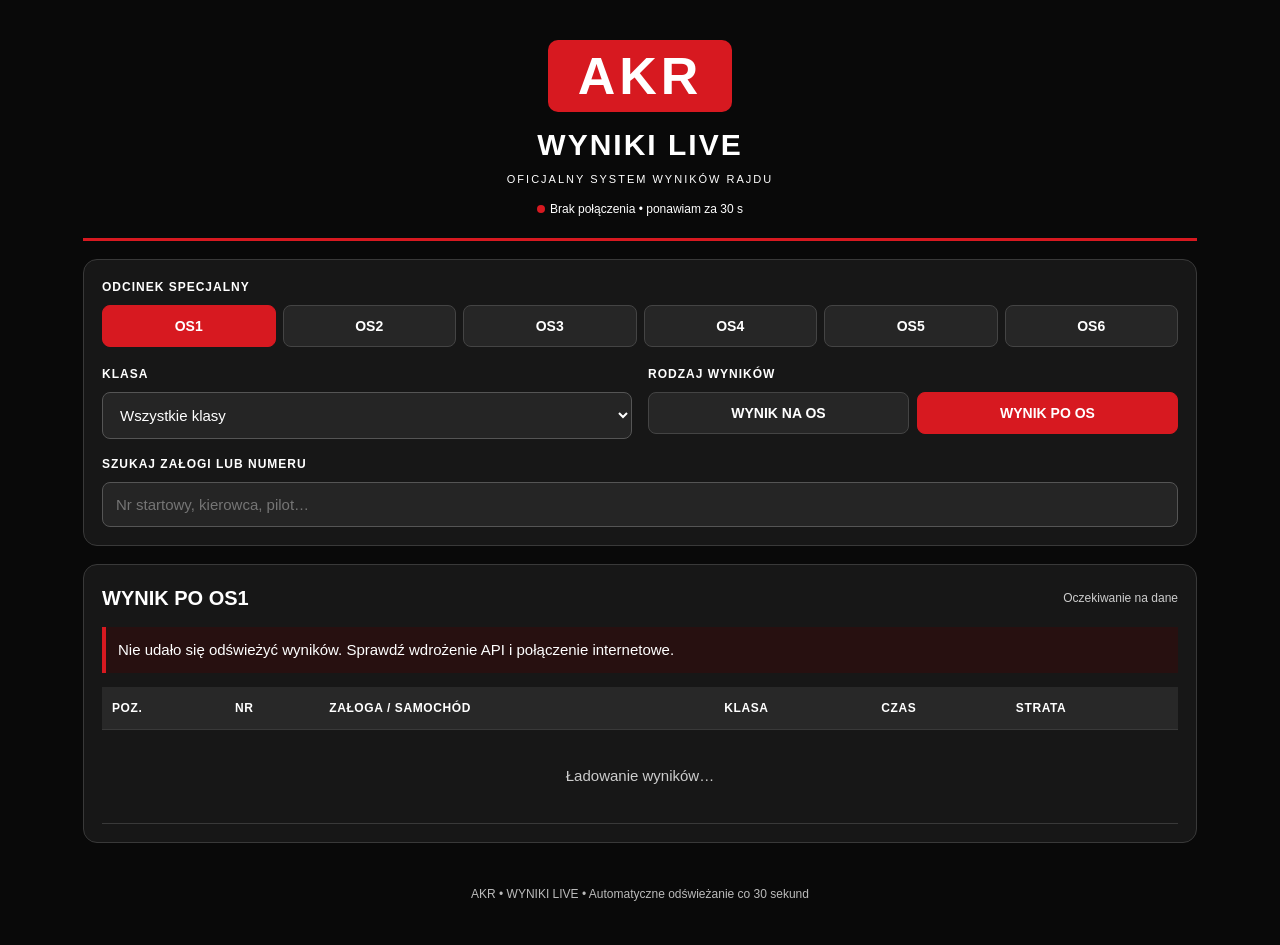
<file: index(2).html>
<!doctype html>
<html lang="pl"><head><meta charset="utf-8"><meta name="viewport" content="width=device-width, initial-scale=1"><meta name="theme-color" content="#0b0b0b"><title>AKR | WYNIKI LIVE</title>
<style>
:root{color-scheme:dark;--bg:#090909;--panel:#171717;--red:#d71920;--white:#fff;--line:#393939}*{box-sizing:border-box}body{margin:0;background:var(--bg);color:var(--white);font:15px/1.5 Arial,Helvetica,sans-serif}.wrap{max-width:1150px;margin:auto;padding:18px}.mast{text-align:center;padding:22px 0 20px;border-bottom:3px solid var(--red)}.logo{display:inline-block;background:var(--red);color:#fff;padding:5px 30px;border-radius:10px;font-size:52px;line-height:1.2;font-weight:900;letter-spacing:4px}.mast h1{margin:10px 0 0;font-size:30px;letter-spacing:2px}.mast small{font-size:11px;letter-spacing:2px}.status{margin-top:10px;font-size:12px}.dot{display:inline-block;width:8px;height:8px;border-radius:50%;background:var(--red);margin-right:5px}.panel{background:var(--panel);border:1px solid var(--line);border-radius:14px;padding:18px;margin:18px 0}.label{font-size:12px;font-weight:800;letter-spacing:1px;margin:0 0 9px}.osrow{display:grid;grid-template-columns:repeat(6,minmax(0,1fr));gap:7px}.osrow button,.mode button{padding:12px 3px;background:#262626;border:1px solid #444;color:white;border-radius:8px;font-size:14px;font-weight:800;cursor:pointer}.osrow button.active,.mode button.active{background:var(--red);border-color:var(--red)}select,input{width:100%;background:#252525;color:white;border:1px solid #555;border-radius:8px;padding:13px;font-size:15px}.controls{display:grid;grid-template-columns:1fr 1fr;gap:16px;margin-top:18px}.mode{display:grid;grid-template-columns:1fr 1fr;gap:8px}.toolbar{display:flex;justify-content:space-between;align-items:center;gap:10px;flex-wrap:wrap}.toolbar h2{margin:0;font-size:20px}.note{color:#ccc;font-size:12px}.tablewrap{overflow:auto}table{border-collapse:collapse;width:100%;min-width:620px}th{text-align:left;color:#fff;background:#282828;font-size:12px;letter-spacing:.6px}td,th{padding:12px 10px;border-bottom:1px solid #393939}td.time{font-size:18px;font-weight:900;white-space:nowrap}td.pos{font-weight:900;color:#fff;width:55px}td.nr{font-weight:900;color:#fff;width:65px}.sub{font-size:12px;color:#ccc}.gap{font-size:12px;color:#ccc}tr:hover td{background:#222}.empty{text-align:center;padding:35px;color:#ccc}.error{border-left:4px solid var(--red);padding:12px;background:#271010;margin:14px 0}.footer{text-align:center;font-size:12px;color:#bbb;padding:24px}button:focus-visible,select:focus-visible,input:focus-visible{outline:2px solid white;outline-offset:2px}@media(max-width:650px){.wrap{padding:10px}.logo{font-size:43px}.mast h1{font-size:24px}.panel{padding:12px}.controls{grid-template-columns:1fr}.osrow{gap:4px}.osrow button{font-size:12px;padding:12px 0}.toolbar h2{font-size:18px}}
</style></head><body><main class="wrap"><header class="mast"><div class="logo" aria-label="AKR">AKR</div><h1>WYNIKI LIVE</h1><small>OFICJALNY SYSTEM WYNIKÓW RAJDU</small><div class="status"><span class="dot"></span><span id="status">Łączenie z wynikami…</span></div></header>
<section class="panel" aria-label="Wybór wyników"><div class="label">ODCINEK SPECJALNY</div><div class="osrow" id="osrow"></div><div class="controls"><div><div class="label">KLASA</div><select id="klasa"><option value="">Wszystkie klasy</option></select></div><div><div class="label">RODZAJ WYNIKÓW</div><div class="mode"><button type="button" id="na">WYNIK NA OS</button><button type="button" id="po">WYNIK PO OS</button></div></div></div><div style="margin-top:16px"><div class="label">SZUKAJ ZAŁOGI LUB NUMERU</div><input id="szukaj" type="search" placeholder="Nr startowy, kierowca, pilot…"></div></section>
<section class="panel"><div class="toolbar"><h2 id="tytul">WYNIKI</h2><div class="note" id="meta">Oczekiwanie na dane</div></div><div id="blad" role="alert"></div><div class="tablewrap"><table><thead><tr><th>POZ.</th><th>NR</th><th>ZAŁOGA / SAMOCHÓD</th><th>KLASA</th><th>CZAS</th><th>STRATA</th></tr></thead><tbody id="tabela"><tr><td colspan="6" class="empty">Ładowanie wyników…</td></tr></tbody></table></div></section><footer class="footer">AKR • WYNIKI LIVE • Automatyczne odświeżanie co 30 sekund</footer></main>
<script>
'use strict';
const API='https://script.google.com/macros/s/AKfycbwtcbpTmcDbpIlW7YtfmmWJXyyg1Tgp9M-LS5CepIfh4vtdoHHicTK3MdOQQkjs9Jxb/exec';
let data=null,os=1,mode='po',busy=false,seq=0;
const $=id=>document.getElementById(id);
const esc=s=>String(s??'').replace(/[&<>"']/g,c=>({'&':'&amp;','<':'&lt;','>':'&gt;','"':'&quot;',"'":'&#39;'}[c]));
function secs(v){const s=String(v??'').trim().replace(/\s/g,'');if(!s)return null;const p=s.replace(',','.').split(':');if(p.length<2||p.length>3)return null;const n=p.map(Number);if(n.some(x=>!Number.isFinite(x)||x<0))return null;return p.length===2?n[0]*60+n[1]:n[0]*3600+n[1]*60+n[2]}
function fmt(n){if(n===null||!Number.isFinite(n))return '—';let cent=Math.round(n*100);const h=Math.floor(cent/360000);cent%=360000;const m=Math.floor(cent/6000);cent%=6000;const s=Math.floor(cent/100),c=cent%100;const z=x=>String(x).padStart(2,'0');return h?`${z(h)}:${z(m)}:${z(s)},${z(c)}`:`${z(m)}:${z(s)},${z(c)}`}
function parseRow(z){const w=Array.isArray(z.wyniki)?z.wyniki:[];const times=[];for(let i=0;i<6;i++){const b=i*3;times.push({raw:secs(w[b]),pen:secs(w[b+1]),total:secs(w[b+2])});}return times}
function selectedTime(z){const t=parseRow(z);if(mode==='na')return t[os-1].total;let sum=0;for(let i=0;i<os;i++){if(t[i].total===null)return null;sum+=t[i].total}return sum}
function render(){document.querySelectorAll('#osrow button').forEach((b,i)=>{b.classList.toggle('active',i+1===os);b.setAttribute('aria-pressed',String(i+1===os))});['na','po'].forEach(x=>{$(x).classList.toggle('active',mode===x);$(x).setAttribute('aria-pressed',String(mode===x))});$('tytul').textContent=(mode==='na'?'WYNIK NA ':'WYNIK PO ')+`OS${os}`;if(!data)return;const k=$('klasa').value,q=$('szukaj').value.toLocaleLowerCase('pl').trim();let a=data.zalogi.filter(z=>(!k||z.klasa===k)&&(!q||[z.nr,z.kierowca,z.pilot,z.samochod].some(v=>String(v??'').toLocaleLowerCase('pl').includes(q)))).map(z=>({...z,czas:selectedTime(z)}));a.sort((x,y)=>(x.czas===null?Infinity:x.czas)-(y.czas===null?Infinity:y.czas)||Number(x.nr)-Number(y.nr));const leader=a.find(x=>x.czas!==null)?.czas??null;let pos=0,prev=null,place=0;const html=a.map(z=>{if(z.czas!==null){pos++;if(prev===null||Math.abs(prev-z.czas)>.00001)place=pos;prev=z.czas}const rank=z.czas===null?'—':place;const diff=z.czas===null||leader===null?'—':z.czas===leader?'—':'+'+fmt(z.czas-leader);return `<tr><td class="pos">${rank}</td><td class="nr">#${esc(z.nr)}</td><td><strong>${esc(z.kierowca)} / ${esc(z.pilot)}</strong><div class="sub">${esc(z.samochod)}</div></td><td>${esc(z.klasa)}</td><td class="time">${fmt(z.czas)}</td><td class="gap">${diff}</td></tr>`}).join('');$('tabela').innerHTML=html||'<tr><td colspan="6" class="empty">Brak załóg dla wybranych filtrów</td></tr>';$('meta').textContent=`${a.length} załóg • odświeżanie 30 s`}
function setData(d){if(!d||!d.ok||!Array.isArray(d.zalogi))throw Error('API nie zwróciło prawidłowych danych');data=d;const old=$('klasa').value;const classes=[...new Set(d.zalogi.map(z=>String(z.klasa||'').trim()).filter(Boolean))].sort((a,b)=>a.localeCompare(b,'pl',{numeric:true}));$('klasa').innerHTML='<option value="">Wszystkie klasy</option>'+classes.map(k=>`<option value="${esc(k)}">${esc(k)}</option>`).join('');$('klasa').value=classes.includes(old)?old:'';$('status').textContent='Wyniki połączone • '+new Date().toLocaleTimeString('pl-PL');$('blad').innerHTML='';render()}
function load(){if(busy)return;busy=true;const id=++seq,cb='AKRcallback_'+id+'_'+Date.now(),s=document.createElement('script');let finished=false;const timeout=setTimeout(()=>finish(new Error('Brak odpowiedzi API')),15000);function finish(err,payload){if(finished)return;finished=true;clearTimeout(timeout);delete window[cb];s.remove();busy=false;try{if(err)throw err;setData(payload)}catch(e){$('status').textContent='Brak połączenia • ponawiam za 30 s';$('blad').innerHTML='<div class="error">Nie udało się odświeżyć wyników. '+(data?'Wyświetlane są ostatnio pobrane dane.':'Sprawdź wdrożenie API i połączenie internetowe.')+'</div>'}}window[cb]=d=>finish(null,d);s.onerror=()=>finish(new Error('Błąd pobierania'));s.src=API+'?callback='+encodeURIComponent(cb)+'&t='+Date.now();document.head.appendChild(s)}
for(let i=1;i<=6;i++){const b=document.createElement('button');b.type='button';b.textContent='OS'+i;b.onclick=()=>{os=i;render()};$('osrow').appendChild(b)}$('na').onclick=()=>{mode='na';render()};$('po').onclick=()=>{mode='po';render()};$('klasa').onchange=render;$('szukaj').oninput=render;render();load();setInterval(load,30000);
</script></body></html>
</file>
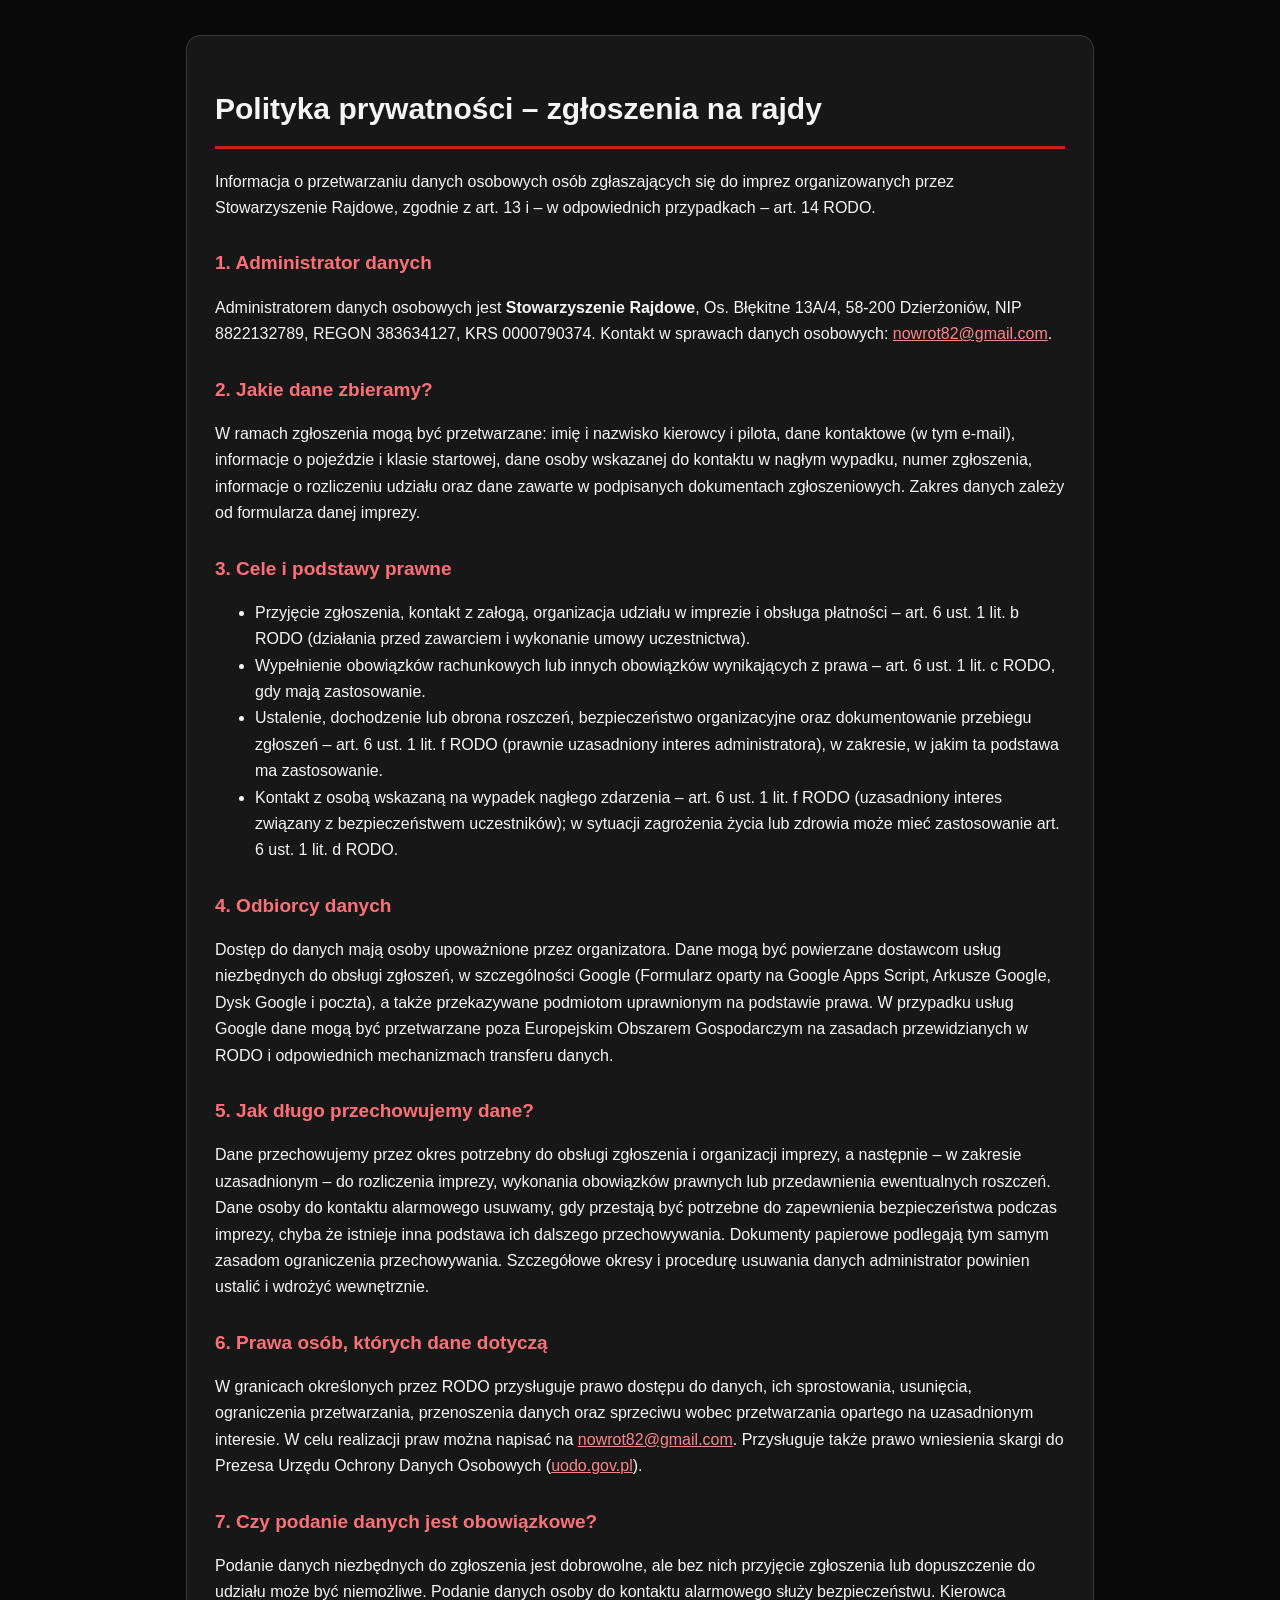
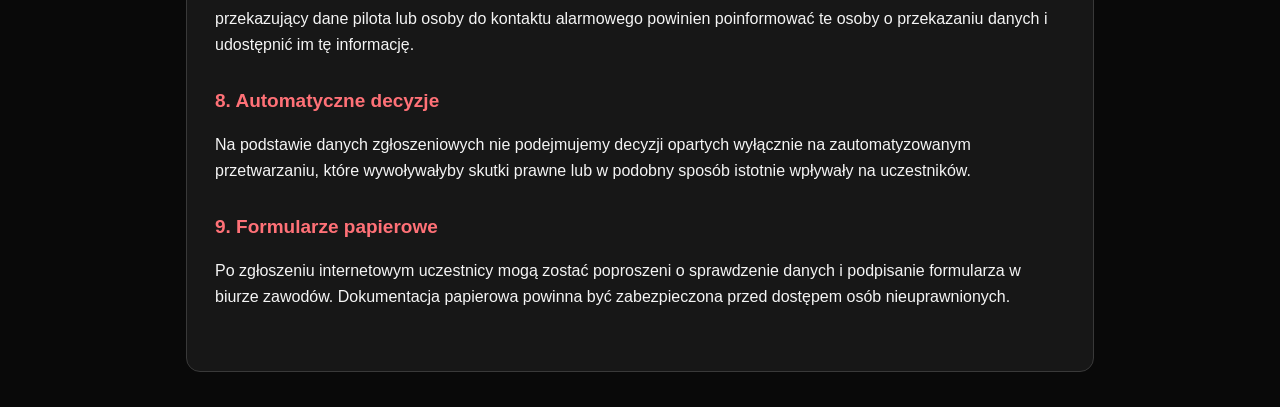
<file: polityka-prywatnosci-akr.html>
<!doctype html>
<html lang="pl"><head><meta charset="utf-8"><meta name="viewport" content="width=device-width, initial-scale=1"><title>Polityka prywatności – zgłoszenia na rajdy | Stowarzyszenie Rajdowe</title><style>body{margin:0;background:#090909;color:#f5f5f5;font:16px/1.65 Arial,sans-serif}main{max-width:850px;margin:35px auto;padding:28px;background:#171717;border:1px solid #393939;border-radius:14px}h1{font-size:30px;border-bottom:3px solid #d71920;padding-bottom:12px}h2{font-size:19px;margin-top:26px;color:#ff7177}a{color:#ff858a}p,li{overflow-wrap:anywhere}footer{color:#aaa;font-size:13px;margin-top:32px}@media(max-width:650px){main{margin:0;padding:19px;border:0;border-radius:0}h1{font-size:24px}}</style></head><body><main>
<h1>Polityka prywatności – zgłoszenia na rajdy</h1>
<p>Informacja o przetwarzaniu danych osobowych osób zgłaszających się do imprez organizowanych przez Stowarzyszenie Rajdowe, zgodnie z art. 13 i – w odpowiednich przypadkach – art. 14 RODO.</p>
<h2>1. Administrator danych</h2><p>Administratorem danych osobowych jest <strong>Stowarzyszenie Rajdowe</strong>, Os. Błękitne 13A/4, 58-200 Dzierżoniów, NIP 8822132789, REGON 383634127, KRS 0000790374. Kontakt w sprawach danych osobowych: <a href="mailto:nowrot82@gmail.com">nowrot82@gmail.com</a>.</p>
<h2>2. Jakie dane zbieramy?</h2><p>W ramach zgłoszenia mogą być przetwarzane: imię i nazwisko kierowcy i pilota, dane kontaktowe (w tym e-mail), informacje o pojeździe i klasie startowej, dane osoby wskazanej do kontaktu w nagłym wypadku, numer zgłoszenia, informacje o rozliczeniu udziału oraz dane zawarte w podpisanych dokumentach zgłoszeniowych. Zakres danych zależy od formularza danej imprezy.</p>
<h2>3. Cele i podstawy prawne</h2><ul><li>Przyjęcie zgłoszenia, kontakt z załogą, organizacja udziału w imprezie i obsługa płatności – art. 6 ust. 1 lit. b RODO (działania przed zawarciem i wykonanie umowy uczestnictwa).</li><li>Wypełnienie obowiązków rachunkowych lub innych obowiązków wynikających z prawa – art. 6 ust. 1 lit. c RODO, gdy mają zastosowanie.</li><li>Ustalenie, dochodzenie lub obrona roszczeń, bezpieczeństwo organizacyjne oraz dokumentowanie przebiegu zgłoszeń – art. 6 ust. 1 lit. f RODO (prawnie uzasadniony interes administratora), w zakresie, w jakim ta podstawa ma zastosowanie.</li><li>Kontakt z osobą wskazaną na wypadek nagłego zdarzenia – art. 6 ust. 1 lit. f RODO (uzasadniony interes związany z bezpieczeństwem uczestników); w sytuacji zagrożenia życia lub zdrowia może mieć zastosowanie art. 6 ust. 1 lit. d RODO.</li></ul>
<h2>4. Odbiorcy danych</h2><p>Dostęp do danych mają osoby upoważnione przez organizatora. Dane mogą być powierzane dostawcom usług niezbędnych do obsługi zgłoszeń, w szczególności Google (Formularz oparty na Google Apps Script, Arkusze Google, Dysk Google i poczta), a także przekazywane podmiotom uprawnionym na podstawie prawa. W przypadku usług Google dane mogą być przetwarzane poza Europejskim Obszarem Gospodarczym na zasadach przewidzianych w RODO i odpowiednich mechanizmach transferu danych.</p>
<h2>5. Jak długo przechowujemy dane?</h2><p>Dane przechowujemy przez okres potrzebny do obsługi zgłoszenia i organizacji imprezy, a następnie – w zakresie uzasadnionym – do rozliczenia imprezy, wykonania obowiązków prawnych lub przedawnienia ewentualnych roszczeń. Dane osoby do kontaktu alarmowego usuwamy, gdy przestają być potrzebne do zapewnienia bezpieczeństwa podczas imprezy, chyba że istnieje inna podstawa ich dalszego przechowywania. Dokumenty papierowe podlegają tym samym zasadom ograniczenia przechowywania. Szczegółowe okresy i procedurę usuwania danych administrator powinien ustalić i wdrożyć wewnętrznie.</p>
<h2>6. Prawa osób, których dane dotyczą</h2><p>W granicach określonych przez RODO przysługuje prawo dostępu do danych, ich sprostowania, usunięcia, ograniczenia przetwarzania, przenoszenia danych oraz sprzeciwu wobec przetwarzania opartego na uzasadnionym interesie. W celu realizacji praw można napisać na <a href="mailto:nowrot82@gmail.com">nowrot82@gmail.com</a>. Przysługuje także prawo wniesienia skargi do Prezesa Urzędu Ochrony Danych Osobowych (<a href="https://uodo.gov.pl/">uodo.gov.pl</a>).</p>
<h2>7. Czy podanie danych jest obowiązkowe?</h2><p>Podanie danych niezbędnych do zgłoszenia jest dobrowolne, ale bez nich przyjęcie zgłoszenia lub dopuszczenie do udziału może być niemożliwe. Podanie danych osoby do kontaktu alarmowego służy bezpieczeństwu. Kierowca przekazujący dane pilota lub osoby do kontaktu alarmowego powinien poinformować te osoby o przekazaniu danych i udostępnić im tę informację.</p>
<h2>8. Automatyczne decyzje</h2><p>Na podstawie danych zgłoszeniowych nie podejmujemy decyzji opartych wyłącznie na zautomatyzowanym przetwarzaniu, które wywoływałyby skutki prawne lub w podobny sposób istotnie wpływały na uczestników.</p>
<h2>9. Formularze papierowe</h2><p>Po zgłoszeniu internetowym uczestnicy mogą zostać poproszeni o sprawdzenie danych i podpisanie formularza w biurze zawodów. Dokumentacja papierowa powinna być zabezpieczona przed dostępem osób nieuprawnionych.</p>
<footer></footer>
</main></body></html>
</file>
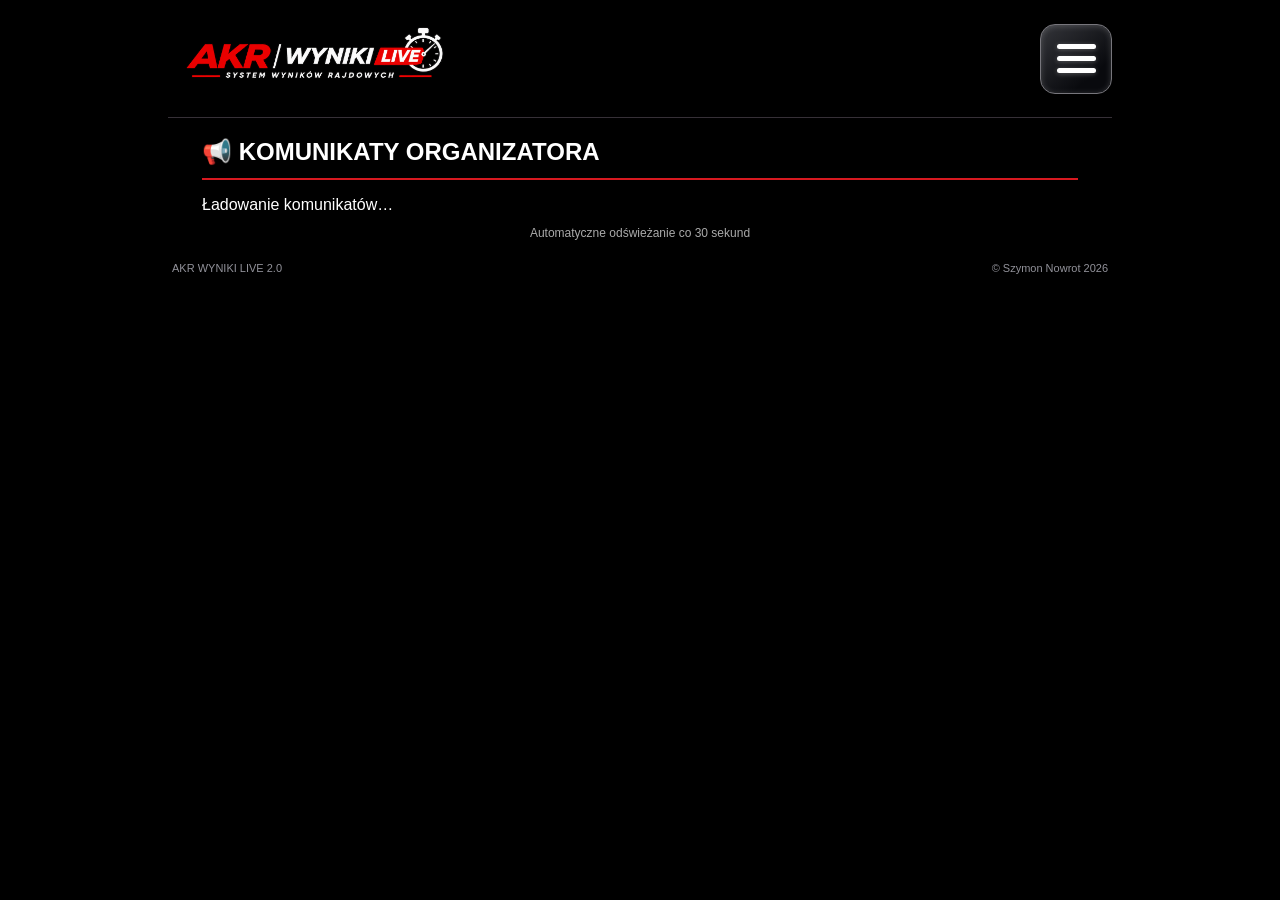
<file: test-v2/komunikaty.html>
<!doctype html>
<html lang="pl">
<head>
<meta charset="utf-8">
<meta name="viewport" content="width=device-width,initial-scale=1,viewport-fit=cover">
<meta name="theme-color" content="#050506">
<title>AKR WYNIKI LIVE — Komunikaty</title>
<link rel="icon" href="/akr-final-favicon.ico">
<link rel="stylesheet" href="/test-v2/style.css?v=3.4">
<link rel="stylesheet" href="/test-v2/akr-header.css?v=10">
<style>
#akr-shared-header{width:100%;max-width:944px;margin:0 auto}
.site-shell{padding-top:0}
.akr-notices-page{max-width:900px;margin:20px auto;padding:0 12px;color:#fff}
.akr-notices-page h1{font-size:24px;border-bottom:2px solid #d71920;padding-bottom:12px}
@media(max-width:640px){#akr-shared-header{width:calc(100% - 36px)}}
</style>
</head>
<body>
<div class="race-texture" aria-hidden="true"></div>
<div id="akr-shared-header"></div>
<div class="site-shell">
<main class="akr-notices-page">
<h1>📢 KOMUNIKATY ORGANIZATORA</h1>
<div id="akr-home-announcements" aria-live="polite">Ładowanie komunikatów…</div>
<p style="color:#aaa;font-size:12px;text-align:center">Automatyczne odświeżanie co 30 sekund</p>
</main>
<footer>AKR WYNIKI LIVE 2.0 <span>© Szymon Nowrot 2026</span></footer>
</div>
<script src="/test-v2/akr-header.js?v=11"></script>
<script src="/test-v2/akr-komunikaty.js?v=2" defer></script>
</body>
</html>
</file>
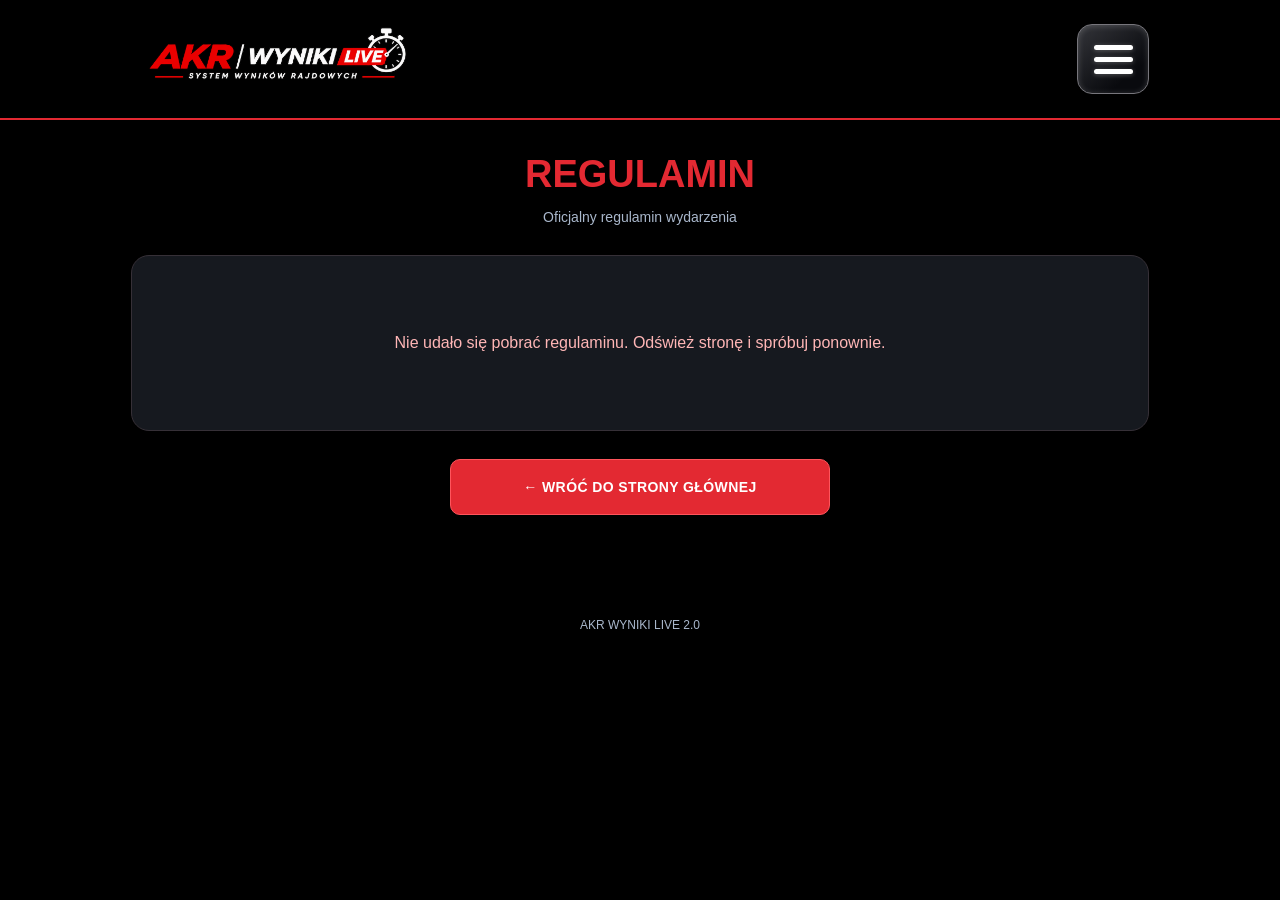
<file: test-v2/regulamin.html>
<!DOCTYPE html>
<html lang="pl">
<head>
  <meta charset="UTF-8">
  <meta name="viewport" content="width=device-width, initial-scale=1">

  <title>Regulamin | AKR WYNIKI LIVE 2.0</title>

  <!-- Wspolny naglowek AKR -->
  <link rel="stylesheet" href="/test-v2/akr-header.css?v=8">

  <style>
    :root {
      color-scheme: dark;
      --akr-red: #e32932;
      --akr-bg: #000000;
      --akr-panel: #16191f;
      --akr-border: #363037;
      --akr-text: #edf2fa;
      --akr-muted: #a9b7cb;
    }

    * {
      box-sizing: border-box;
    }

    html {
      scroll-behavior: smooth;
    }

    body {
      margin: 0;
      background: var(--akr-bg);
      color: var(--akr-text);
      font-family: Arial, Helvetica, sans-serif;
      line-height: 1.75;
    }

    /* =====================================
       NAGLOWEK - SZEROKOSC JAK TRESC STRONY
       ===================================== */

    #akr-shared-header {
      position: relative;
      z-index: 20;
      border-bottom: 2px solid var(--akr-red);
      background: #000;
    }

    /*
      Na komputerze ograniczamy szerokosc
      logo i hamburgera do 1050 px.

      Czerwona linia zostaje na cala
      szerokosc ekranu.
    */

    #akr-shared-header .akr-topbar {
      width: 100%;
      max-width: 1050px;
      margin-left: auto;
      margin-right: auto;
      padding-left: 16px;
      padding-right: 16px;
      border-bottom: none;
    }

    /* Menu boczne nadal dziala normalnie */

    #akr-shared-header .akr-menu-overlay[hidden] {
      display: none !important;
    }

    /* =====================================
       ZAWARTOSC REGULAMINU
       ===================================== */

    main {
      max-width: 1050px;
      margin: 30px auto;
      padding: 0 16px 50px;
    }

    .page-heading {
      text-align: center;
      margin-bottom: 25px;
    }

    .page-heading h1 {
      margin: 0 0 6px;
      color: var(--akr-red);
      font-size: clamp(26px, 5vw, 38px);
      line-height: 1.3;
    }

    .page-heading p {
      margin: 0;
      color: var(--akr-muted);
      font-size: 14px;
    }

    /* =====================================
       DOKUMENT
       ===================================== */

    .document {
      padding: clamp(20px, 5vw, 48px);
      background: var(--akr-panel);
      border: 1px solid var(--akr-border);
      border-radius: 18px;
      box-shadow: 0 15px 35px rgba(0, 0, 0, .16);
    }

    .document h1,
    .document h2,
    .document h3 {
      color: var(--akr-text);
      line-height: 1.4;
      overflow-wrap: anywhere;
    }

    .document h1 {
      margin: 0 0 26px;
      font-size: clamp(21px, 4vw, 29px);
      text-align: center;
      color: var(--akr-red);
    }

    .document h2 {
      margin: 34px 0 12px;
      font-size: 21px;
      padding-bottom: 8px;
      border-bottom: 1px solid rgba(227, 41, 50, .35);
    }

    .document h3 {
      margin: 25px 0 10px;
      font-size: 18px;
    }

    .document p {
      margin: 0 0 15px;
      overflow-wrap: anywhere;
      white-space: pre-wrap;
    }

    .document .akr-list-item {
      padding-left: 12px;
    }

    /* Kolory i pogrubienia z Google Docs
       sa zachowywane przez Apps Script. */

    .document strong {
      font-weight: 800;
    }

    .document a {
      color: #ff6874;
      text-decoration: underline;
    }

    /* =====================================
       TABELE
       ===================================== */

    .akr-table-wrap {
      width: 100%;
      overflow-x: auto;
      margin: 20px 0;
    }

    .document table {
      width: 100%;
      border-collapse: collapse;
      font-size: 14px;
    }

    .document td {
      padding: 10px;
      border: 1px solid #42516a;
      vertical-align: top;
    }

    .document td p {
      margin: 0 0 8px;
    }

    /* =====================================
       KOMUNIKATY
       ===================================== */

    .status {
      padding: 25px 10px;
      text-align: center;
      color: var(--akr-muted);
    }

    .status.error {
      color: #ffb6b6;
    }

    /* =====================================
       CZERWONY PRZYCISK POWROTU
       ===================================== */

    .actions {
      display: flex;
      justify-content: center;
      margin-top: 28px;
    }

    .back-button {
      display: inline-block;
      width: min(100%, 380px);
      padding: 15px 24px;
      border: 1px solid #ff555c;
      border-radius: 10px;
      background: var(--akr-red);
      color: #fff;
      font-weight: 800;
      font-size: 14px;
      letter-spacing: .4px;
      text-align: center;
      text-decoration: none;
      transition: background .2s ease;
    }

    .back-button:hover,
    .back-button:focus-visible {
      background: #b91e27;
      color: #fff;
    }

    footer {
      padding: 20px;
      color: var(--akr-muted);
      text-align: center;
      font-size: 12px;
    }

    /* =====================================
       TELEFONY
       ===================================== */

    @media (max-width: 640px) {
      #akr-shared-header .akr-topbar {
        padding-left: 12px;
        padding-right: 12px;
      }

      main {
        margin-top: 22px;
      }

      .document {
        border-radius: 12px;
      }

      .document h2 {
        font-size: 19px;
      }
    }
  </style>
</head>

<body>

  <!-- Oryginalny naglowek AKR -->
  <div id="akr-shared-header"></div>

  <main>

    <div class="page-heading">
      <h1>REGULAMIN</h1>
      <p>Oficjalny regulamin wydarzenia</p>
    </div>

    <article
      class="document"
      aria-label="Treść regulaminu"
    >

      <div
        id="loading-status"
        class="status"
        role="status"
      >
        Pobieranie aktualnego regulaminu…
      </div>

      <div id="regulamin-content" hidden></div>

    </article>

    <div class="actions">
      <a class="back-button" href="/">
        ← WRÓĆ DO STRONY GŁÓWNEJ
      </a>
    </div>

  </main>

  <footer>
    AKR WYNIKI LIVE 2.0
  </footer>

  <!-- Oryginalny skrypt naglowka -->
  <script src="/test-v2/akr-header.js?v=5"></script>

  <script>
    "use strict";

    // =========================================
    // LINKI NAWIGACJI
    // =========================================

    (function fixRegulaminNavigation() {
      const header = document.getElementById(
        "akr-shared-header"
      );

      if (!header) return;

      const brand = header.querySelector(".akr-brand");

      if (brand) {
        brand.href = "/";
      }

      const menuLinks = header.querySelectorAll(
        ".akr-menu-panel nav a"
      );

      menuLinks.forEach(function (link) {
        const href = link.getAttribute("href");

        if (href === "index.html") {
          link.href = "/";
        }
      });
    })();


    // =========================================
    // GOOGLE DOCS - AKR REGULAMIN API
    // =========================================

    const REGULAMIN_API =
      "https://script.google.com/macros/s/AKfycbxd62C-wX3331UyU5xSfNj5IKnSb4aLs5goRVqQH5kj40jm2FTMh6nBvzVqyFt_vQkt/exec";


    // =========================================
    // POBIERANIE REGULAMINU
    // =========================================

    function loadRegulamin() {
      const status = document.getElementById(
        "loading-status"
      );

      const content = document.getElementById(
        "regulamin-content"
      );

      const callback =
        "AKRregulamin_" +
        Date.now() +
        "_" +
        Math.random().toString(36).slice(2, 10);

      const script = document.createElement("script");

      let finished = false;

      const timer = setTimeout(function () {
        finish(
          new Error("Przekroczono czas oczekiwania")
        );
      }, 15000);


      function finish(error, data) {
        if (finished) return;

        finished = true;

        clearTimeout(timer);
        script.remove();

        try {
          delete window[callback];
        } catch (e) {
          window[callback] = undefined;
        }

        if (
          error ||
          !data ||
          data.ok !== true ||
          typeof data.tresc !== "string"
        ) {
          status.textContent =
            "Nie udało się pobrać regulaminu. " +
            "Odśwież stronę i spróbuj ponownie.";

          status.classList.add("error");
          return;
        }

        if (!data.tresc.trim()) {
          status.textContent =
            "Regulamin jest obecnie pusty.";
          return;
        }

        // HTML z Apps Script zawiera
        // kolory i pogrubienia z Google Docs.

        content.innerHTML = data.tresc;

        content.hidden = false;
        status.hidden = true;
      }


      window[callback] = function (data) {
        finish(null, data);
      };

      script.onerror = function () {
        finish(
          new Error("Nie udało się załadować API")
        );
      };

      const url = new URL(REGULAMIN_API);

      url.searchParams.set("callback", callback);
      url.searchParams.set("t", Date.now());

      script.src = url.href;

      document.head.appendChild(script);
    }


    // =========================================
    // START
    // =========================================

    loadRegulamin();

  </script>

</body>
</html>
</file>
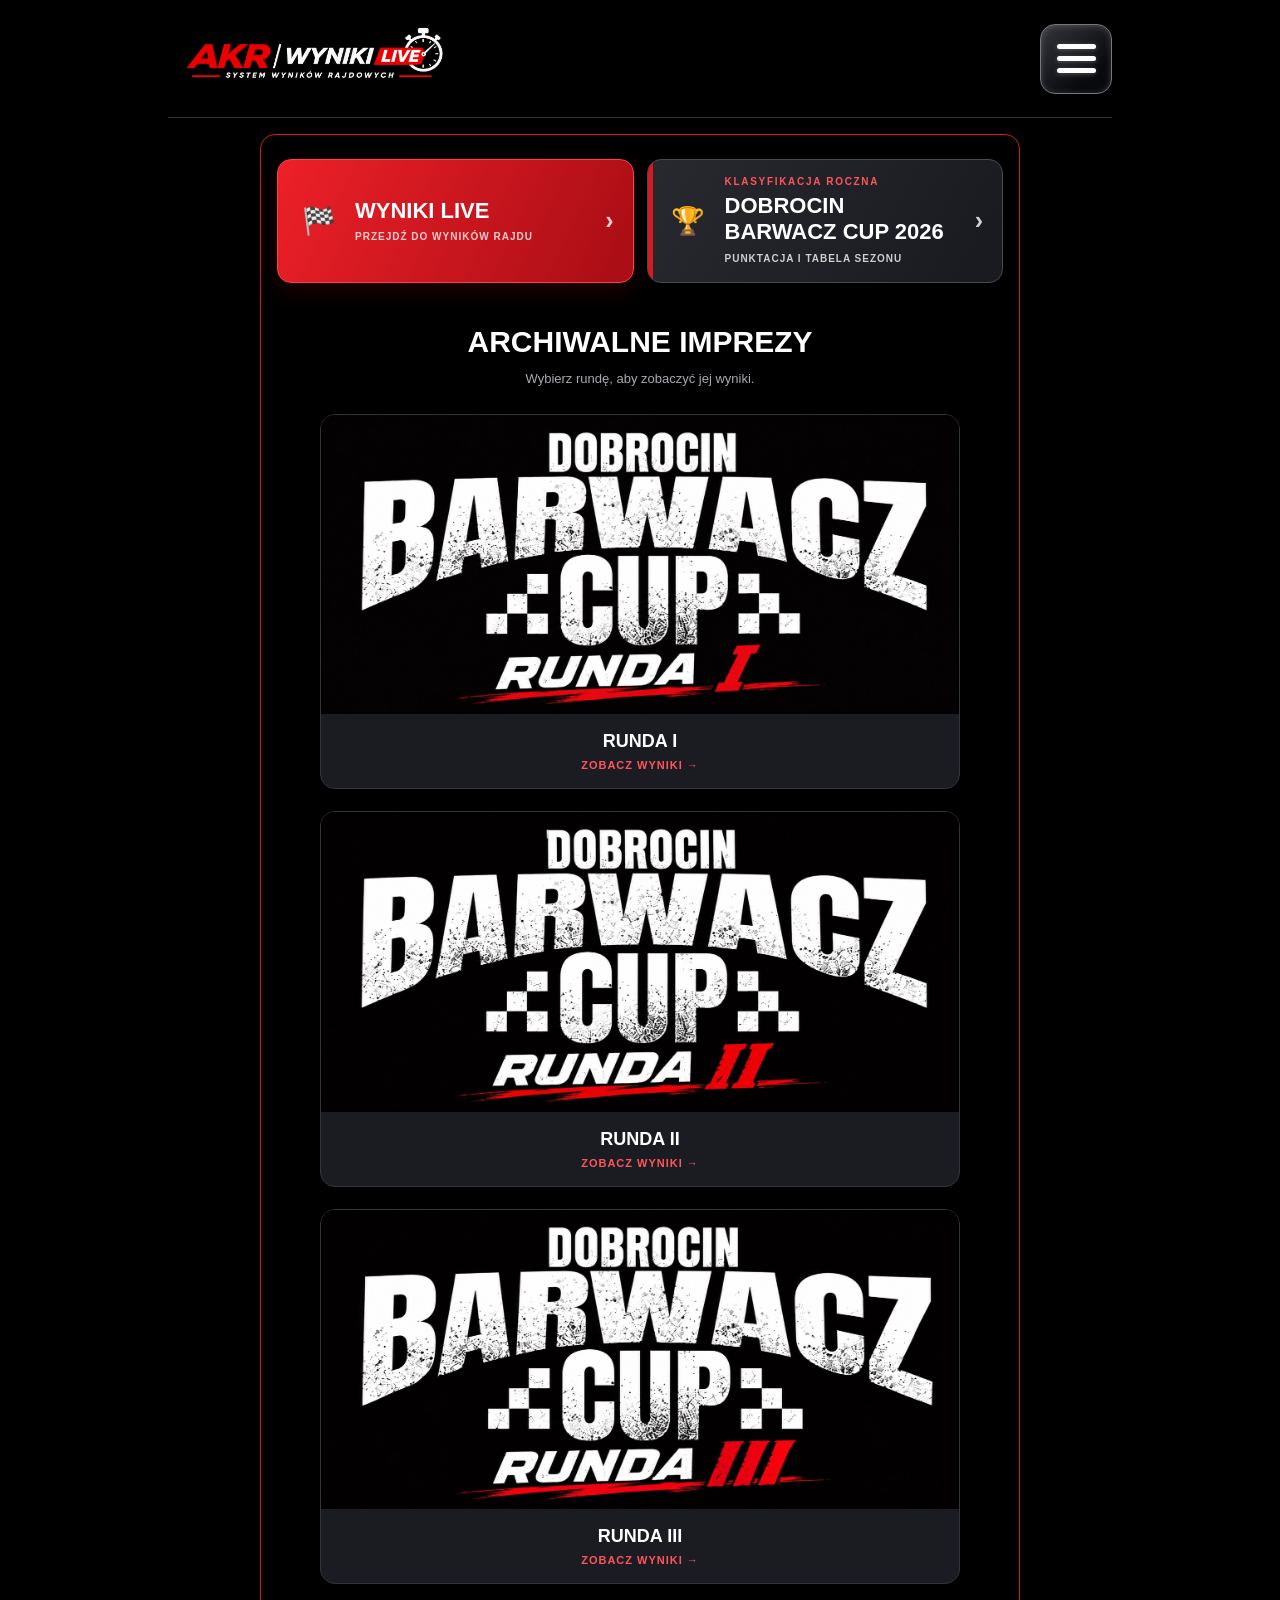
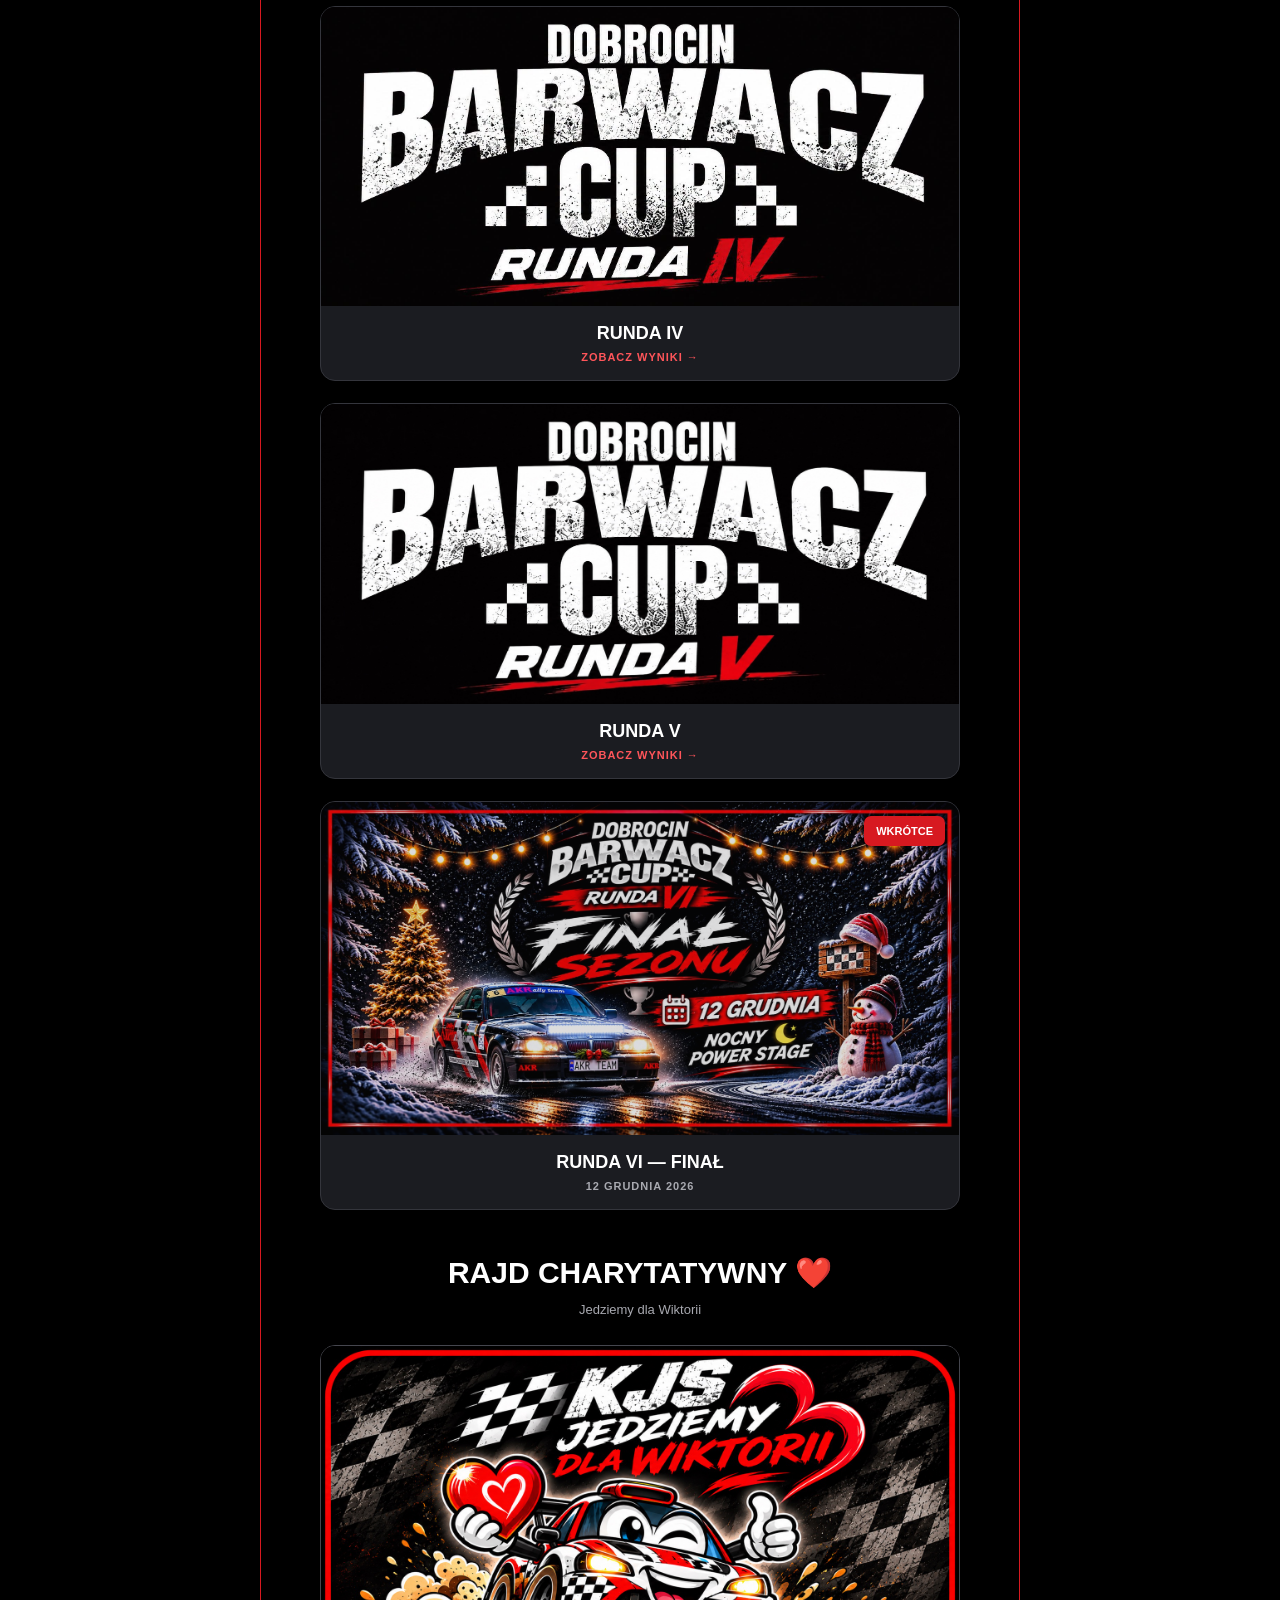
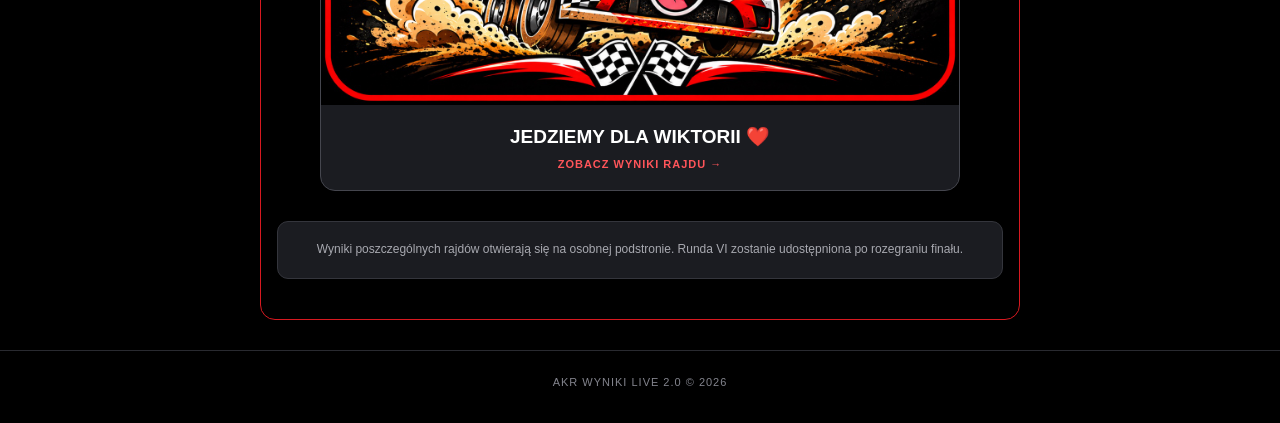
<file: test-v2/wyniki-dotychczasowe.html>
<!DOCTYPE html>
<html lang="pl">
<head>
  <meta charset="UTF-8">
  <meta name="viewport"
        content="width=device-width, initial-scale=1.0, viewport-fit=cover">
  <meta name="theme-color" content="#000000">

  <title>Wyniki dotychczasowe | AKR WYNIKI LIVE 2.0</title>

  <!-- WSPÓLNY NAGŁÓWEK I MENU -->
  <link rel="stylesheet" href="akr-header.css?v=10">

  <style>
    :root {
      --bg: #000000;
      --panel: #1b1c21;
      --border: #34353c;
      --text: #ffffff;
      --muted: #a8a9b0;
      --red: #d71920;
    }

    * {
      box-sizing: border-box;
    }

    html {
      scroll-behavior: smooth;
      background: #000000;
    }

    body {
      margin: 0;
      min-height: 100vh;
      background: #000000;
      color: var(--text);
      font-family: Arial, Helvetica, sans-serif;
    }

    a {
      color: inherit;
      text-decoration: none;
    }

    button {
      font: inherit;
    }

    /* WSPÓLNY NAGŁÓWEK */

    #akr-shared-header {
      width: 100%;
      max-width: 944px;
      margin: 0 auto;
    }

    @media (max-width: 640px) {
      #akr-shared-header {
        width: calc(100% - 36px);
      }
    }

    /* ZAWARTOŚĆ STRONY WYNIKÓW */

    main {
      width: min(100% - 28px, 760px);
      margin: 16px auto 30px;
      padding: 24px 16px 40px;
      border: 1px solid var(--red);
      border-radius: 15px;
      background: #000000;
    }

    /* GŁÓWNE PRZYCISKI */

    .primary-actions {
      display: grid;
      grid-template-columns: 1fr;
      gap: 13px;
      margin-bottom: 42px;
    }

    .action {
      position: relative;
      overflow: hidden;
      display: flex;
      align-items: center;
      gap: 15px;
      width: 100%;
      min-height: 82px;
      padding: 16px 19px;
      border-radius: 14px;
      transition: transform .2s, border-color .2s;
    }

    .action:active {
      transform: scale(.98);
    }

    .action-live {
      min-height: 76px;
      background: linear-gradient(
        115deg,
        #ed2028,
        #a80d15
      );
      border: 1px solid #ff4147;
      box-shadow: 0 8px 24px rgba(215,25,32,.15);
    }

    .action-season {
      min-height: 96px;
      background: linear-gradient(
        120deg,
        #28292f,
        #191a1f
      );
      border: 1px solid #494a52;
    }

    .action-season::before {
      content: "";
      position: absolute;
      top: 0;
      left: 0;
      bottom: 0;
      width: 5px;
      background: var(--red);
    }

    .action-icon {
      flex: 0 0 43px;
      display: grid;
      place-items: center;
      font-size: 27px;
    }

    .action-content {
      min-width: 0;
      flex: 1;
      display: flex;
      flex-direction: column;
      align-items: flex-start;
      gap: 6px;
      text-align: left;
    }

    .action-title {
      font-size: clamp(17px, 4.5vw, 22px);
      font-weight: 900;
      line-height: 1.2;
    }

    .action-subtitle {
      color: rgba(255,255,255,.78);
      font-size: 10px;
      font-weight: bold;
      letter-spacing: 1px;
      line-height: 1.4;
    }

    .action-arrow {
      flex-shrink: 0;
      font-size: 25px;
      font-weight: bold;
      opacity: .8;
    }

    .season-label {
      color: #ff555a;
      font-size: 10px;
      font-weight: 900;
      letter-spacing: 1.7px;
    }

    /* ARCHIWALNE IMPREZY */

    .section-heading {
      margin: 0 0 24px;
      text-align: center;
    }

    .section-heading h2 {
      margin: 0;
      font-size: clamp(22px, 5vw, 30px);
      font-weight: 900;
    }

    .section-heading p {
      margin: 10px 0 0;
      color: var(--muted);
      font-size: 13px;
      line-height: 1.6;
    }

    .archive-grid {
      display: grid;
      grid-template-columns: 1fr;
      gap: 22px;
    }

    .archive-card {
      position: relative;
      display: block;
      width: 100%;
      overflow: hidden;
      border: 1px solid var(--border);
      border-radius: 15px;
      background: var(--panel);
      transition: border-color .2s;
    }

    a.archive-card:hover {
      border-color: var(--red);
    }

    .archive-image {
      display: block;
      width: 100%;
      height: auto;
      object-fit: contain;
      background: #080808;
    }

    .archive-info {
      padding: 17px 12px;
      display: flex;
      flex-direction: column;
      align-items: center;
      justify-content: center;
      gap: 7px;
      text-align: center;
    }

    .archive-name {
      font-size: 18px;
      font-weight: 900;
    }

    .archive-status {
      color: #ff555a;
      font-size: 11px;
      font-weight: bold;
      letter-spacing: 1px;
    }

    .upcoming .archive-image {
      opacity: .85;
    }

    .upcoming-label {
      position: absolute;
      top: 14px;
      right: 14px;
      z-index: 1;
      padding: 9px 12px;
      border-radius: 7px;
      background: var(--red);
      color: white;
      font-size: 11px;
      font-weight: 900;
    }

    .upcoming .archive-status {
      color: var(--muted);
    }

    /* RAJD CHARYTATYWNY */

    .charity-section {
      margin-top: 45px;
    }

    .charity-card {
      display: block;
      width: 100%;
      overflow: hidden;
      border: 1px solid #45464e;
      border-radius: 15px;
      background: var(--panel);
    }

    .charity-card:hover {
      border-color: var(--red);
    }

    .charity-image {
      display: block;
      width: 100%;
      height: auto;
      object-fit: contain;
      background: #080808;
    }

    .charity-info {
      padding: 20px 12px;
      text-align: center;
    }

    .charity-info strong {
      display: block;
      font-size: 19px;
      font-weight: 900;
    }

    .charity-info span {
      display: block;
      margin-top: 10px;
      color: #ff555a;
      font-size: 11px;
      font-weight: bold;
      letter-spacing: 1px;
    }

    .notice {
      margin-top: 30px;
      padding: 17px;
      border: 1px solid var(--border);
      border-radius: 11px;
      background: var(--panel);
      color: var(--muted);
      font-size: 12px;
      line-height: 1.8;
      text-align: center;
    }

    .site-footer {
      padding: 25px 12px 35px;
      border-top: 1px solid #292a30;
      color: #83848d;
      text-align: center;
      font-size: 11px;
      letter-spacing: 1px;
    }

    @media (min-width: 700px) {
      .primary-actions {
        grid-template-columns: 1fr 1fr;
      }

      .archive-grid,
      .charity-card {
        max-width: 640px;
        margin-left: auto;
        margin-right: auto;
      }
    }

    @media (max-width: 640px) {
      main {
        width: calc(100% - 36px);
        padding: 20px 12px 30px;
      }
    }

    @media (max-width: 360px) {
      .action {
        gap: 10px;
        padding: 14px 12px;
      }

      .action-icon {
        flex-basis: 35px;
        font-size: 23px;
      }

      .action-title {
        font-size: 16px;
      }
    }
  </style>
</head>

<body>

  <!-- JEDYNY WSPÓLNY NAGŁÓWEK -->
  <div id="akr-shared-header"></div>

  <!-- WYNIKI LIVE I KLASYFIKACJA OD RAZU POD LOGO -->

  <main>

    <section
      class="primary-actions"
      aria-label="Główne wyniki"
    >

      <a
        id="wyniki-live"
        class="action action-live"
        href="wyniki-szczegoly.html?event=live"
      >
        <span class="action-icon" aria-hidden="true">
          🏁
        </span>

        <span class="action-content">
          <span class="action-title">
            WYNIKI LIVE
          </span>

          <span class="action-subtitle">
            PRZEJDŹ DO WYNIKÓW RAJDU
          </span>
        </span>

        <span class="action-arrow" aria-hidden="true">
          ›
        </span>
      </a>

      <a
        id="klasyfikacja"
        class="action action-season"
        href="wyniki-szczegoly.html?view=season"
      >
        <span class="action-icon" aria-hidden="true">
          🏆
        </span>

        <span class="action-content">
          <span class="season-label">
            KLASYFIKACJA ROCZNA
          </span>

          <span class="action-title">
            DOBROCIN BARWACZ CUP 2026
          </span>

          <span class="action-subtitle">
            PUNKTACJA I TABELA SEZONU
          </span>
        </span>

        <span class="action-arrow" aria-hidden="true">
          ›
        </span>
      </a>

    </section>

    <!-- ARCHIWALNE IMPREZY -->

    <section id="archiwum">

      <div class="section-heading">
        <h2>ARCHIWALNE IMPREZY</h2>
        <p>
          Wybierz rundę, aby zobaczyć jej wyniki.
        </p>
      </div>

      <div class="archive-grid">

        <!-- RUNDA I -->
        <a
          class="archive-card"
          href="wyniki-szczegoly.html?event=archive-dobrocin-r1"
        >
          <img
            class="archive-image"
            src="runda-1.jpg"
            alt="Dobrocin Barwacz Cup 2026 — Runda I"
            loading="lazy"
          >

          <div class="archive-info">
            <span class="archive-name">RUNDA I</span>
            <span class="archive-status">
              ZOBACZ WYNIKI →
            </span>
          </div>
        </a>

        <!-- RUNDA II -->
        <a
          class="archive-card"
          href="wyniki-szczegoly.html?event=archive-dobrocin-r2"
        >
          <img
            class="archive-image"
            src="runda-2.jpg"
            alt="Dobrocin Barwacz Cup 2026 — Runda II"
            loading="lazy"
          >

          <div class="archive-info">
            <span class="archive-name">RUNDA II</span>
            <span class="archive-status">
              ZOBACZ WYNIKI →
            </span>
          </div>
        </a>

        <!-- RUNDA III -->
        <a
          class="archive-card"
          href="wyniki-szczegoly.html?event=archive-dobrocin-r3"
        >
          <img
            class="archive-image"
            src="runda-3.jpg"
            alt="Dobrocin Barwacz Cup 2026 — Runda III"
            loading="lazy"
          >

          <div class="archive-info">
            <span class="archive-name">RUNDA III</span>
            <span class="archive-status">
              ZOBACZ WYNIKI →
            </span>
          </div>
        </a>

        <!-- RUNDA IV -->
        <a
          class="archive-card"
          href="wyniki-szczegoly.html?event=archive-dobrocin-r4"
        >
          <img
            class="archive-image"
            src="runda-4.jpg"
            alt="Dobrocin Barwacz Cup 2026 — Runda IV"
            loading="lazy"
          >

          <div class="archive-info">
            <span class="archive-name">RUNDA IV</span>
            <span class="archive-status">
              ZOBACZ WYNIKI →
            </span>
          </div>
        </a>

        <!-- RUNDA V -->
        <a
          class="archive-card"
          href="wyniki-szczegoly.html?event=archive-dobrocin"
        >
          <img
            class="archive-image"
            src="runda-5.jpg"
            alt="Dobrocin Barwacz Cup 2026 — Runda V"
            loading="lazy"
          >

          <div class="archive-info">
            <span class="archive-name">RUNDA V</span>
            <span class="archive-status">
              ZOBACZ WYNIKI →
            </span>
          </div>
        </a>

        <!-- RUNDA VI — FINAŁ -->
        <div class="archive-card upcoming">

          <span class="upcoming-label">
            WKRÓTCE
          </span>

          <img
            class="archive-image"
            src="runda-6.jpg"
            alt="Dobrocin Barwacz Cup 2026 — Runda VI"
            loading="lazy"
          >

          <div class="archive-info">
            <span class="archive-name">
              RUNDA VI — FINAŁ
            </span>

            <span class="archive-status">
              12 GRUDNIA 2026
            </span>
          </div>
        </div>

      </div>
    </section>

    <!-- RAJD CHARYTATYWNY -->

    <section
      class="charity-section"
      id="wiktoria"
    >

      <div class="section-heading">
        <h2>RAJD CHARYTATYWNY ❤️</h2>
        <p>Jedziemy dla Wiktorii</p>
      </div>

      <a
        class="charity-card"
        href="wyniki-szczegoly.html?event=archive-wiktoria"
      >
        <img
          class="charity-image"
          src="wiktoria-2.jpg"
          alt="Jedziemy dla Wiktorii — rajd charytatywny"
          loading="lazy"
        >

        <div class="charity-info">
          <strong>
            JEDZIEMY DLA WIKTORII ❤️
          </strong>

          <span>
            ZOBACZ WYNIKI RAJDU →
          </span>
        </div>
      </a>

    </section>

    <div class="notice">
      Wyniki poszczególnych rajdów otwierają się
      na osobnej podstronie.
      Runda VI zostanie udostępniona
      po rozegraniu finału.
    </div>

  </main>

  <footer class="site-footer">
    AKR WYNIKI LIVE 2.0 © 2026
  </footer>

  <!-- TEN SAM SKRYPT CO NA STRONIE GŁÓWNEJ -->
  <script src="akr-header.js?v=8"></script>

</body>
</html>
</file>
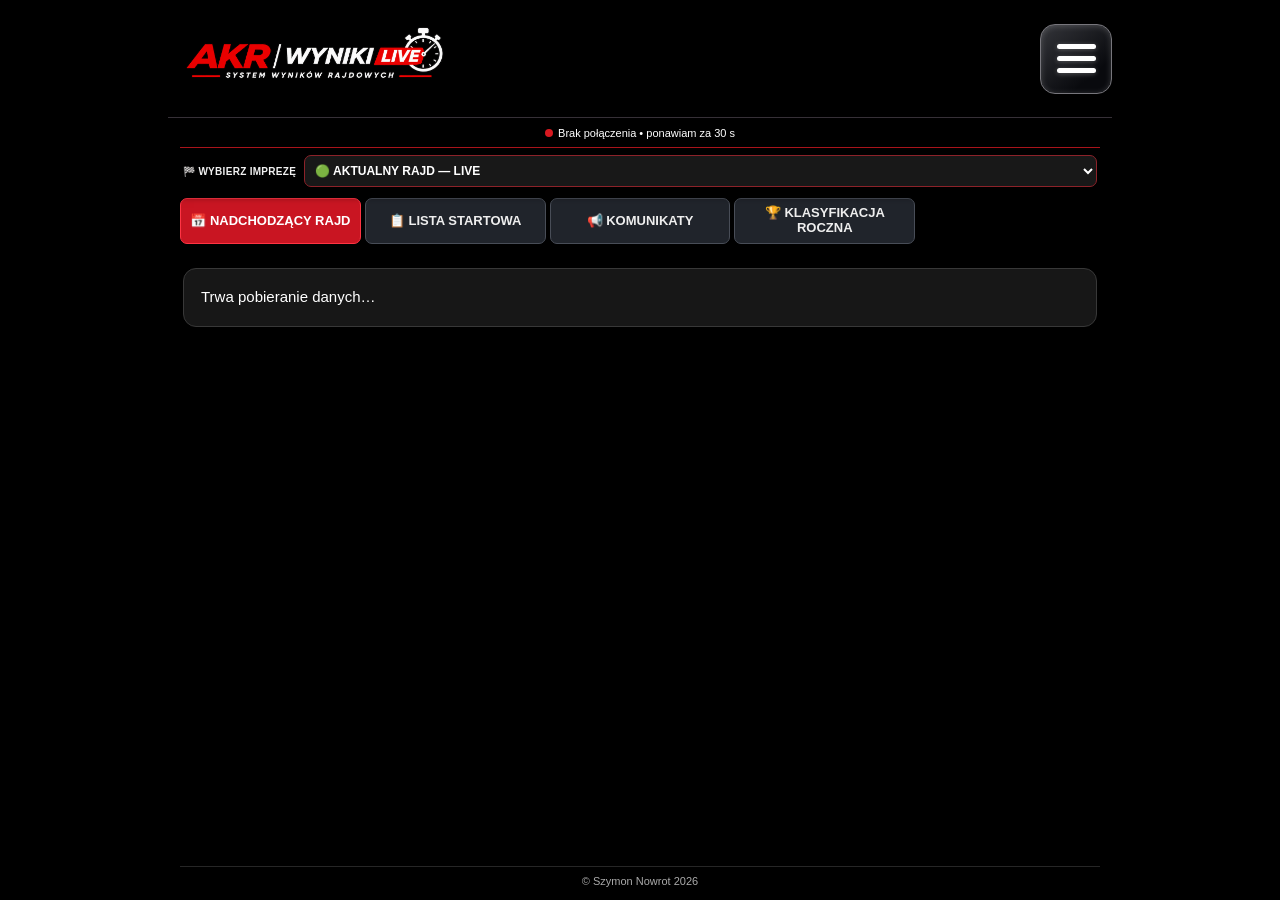
<file: test-v2/wyniki-szczegoly.html>
<!doctype html>
<html lang="pl"><head><meta charset="utf-8"><meta name="viewport" content="width=device-width, initial-scale=1"><meta name="theme-color" content="#0b0b0b"><title>Wyniki rajdów | AKR WYNIKI LIVE 2.0</title>
<link rel="stylesheet" href="akr-header.css?v=11">
<style>
:root{color-scheme:dark;--bg:#090909;--panel:#171717;--red:#d71920;--white:#fff;--line:#393939}*{box-sizing:border-box}body{margin:0;background:var(--bg);color:var(--white);font:15px/1.5 Arial,Helvetica,sans-serif}.wrap{max-width:1150px;margin:auto;padding:18px}.mast{text-align:center;padding:22px 0 20px;border-bottom:3px solid var(--red)}.logo{display:inline-block;background:var(--red);color:#fff;padding:5px 30px;border-radius:10px;font-size:52px;line-height:1.2;font-weight:900;letter-spacing:4px}.mast h1{margin:10px 0 0;font-size:30px;letter-spacing:2px}.mast small{font-size:11px;letter-spacing:2px}.status{margin-top:10px;font-size:12px}.dot{display:inline-block;width:8px;height:8px;border-radius:50%;background:var(--red);margin-right:5px}.panel{background:var(--panel);border:1px solid var(--line);border-radius:14px;padding:18px;margin:18px 0}.label{font-size:12px;font-weight:800;letter-spacing:1px;margin:0 0 9px}.osrow{display:grid;grid-template-columns:repeat(6,minmax(0,1fr));gap:7px}.osrow button,.mode button{padding:12px 3px;background:#262626;border:1px solid #444;color:white;border-radius:8px;font-size:14px;font-weight:800;cursor:pointer}.osrow button.active,.mode button.active{background:var(--red);border-color:var(--red)}select,input{width:100%;background:#252525;color:white;border:1px solid #555;border-radius:8px;padding:13px;font-size:15px}.controls{display:grid;grid-template-columns:1fr 1fr;gap:16px;margin-top:18px}.mode{display:grid;grid-template-columns:1fr 1fr;gap:8px}.toolbar{display:flex;justify-content:space-between;align-items:center;gap:10px;flex-wrap:wrap}.toolbar h2{margin:0;font-size:20px}.note{color:#ccc;font-size:12px}.tablewrap{overflow:visible}table{border-collapse:collapse;width:100%;min-width:620px}th{text-align:left;color:#fff;background:#282828;font-size:12px;letter-spacing:.6px}td,th{padding:12px 10px;border-bottom:1px solid #393939}td.time{font-size:18px;font-weight:900;white-space:nowrap}td.pos{font-weight:900;color:#fff;width:55px}td.nr{font-weight:900;color:#fff;width:65px}.sub{font-size:12px;color:#ccc}.gap{font-size:12px;color:#ccc}.penalty{display:block;color:#ff5258;font-size:12px;font-weight:800;white-space:nowrap}.breakdown{display:block;color:#bbb;font-size:11px;font-weight:400;white-space:nowrap}.penalty strong{color:#fff}tr:hover td{background:#222}.empty{text-align:center;padding:35px;color:#ccc}.error{border-left:4px solid var(--red);padding:12px;background:#271010;margin:14px 0}.footer{text-align:center;font-size:12px;color:#bbb;padding:24px}button:focus-visible,select:focus-visible,input:focus-visible{outline:2px solid white;outline-offset:2px}@media(max-width:650px){.wrap{padding:10px}.logo{font-size:43px}.mast h1{font-size:24px}.panel{padding:12px}.controls{grid-template-columns:1fr}.osrow{gap:4px}.osrow button{font-size:12px;padding:12px 0}.toolbar h2{font-size:18px}}
.akr-logo{display:block;width:min(100%,540px);height:auto;margin:0 auto 8px;object-fit:contain}
/* Przełącznik rajdów: minimalna wysokość na iPhone */
.akr-event-picker{display:flex;align-items:center;gap:8px;padding:4px 7px 5px;background:#000}
.akr-event-picker label{color:#f1f1f1;font-size:10px;font-weight:800;white-space:nowrap;letter-spacing:.3px}
.akr-event-picker select{flex:1;min-width:0;max-width:100%;border:1px solid #8c2229;background:#181818;color:white;border-radius:7px;padding:7px 6px;font-size:12px;font-weight:750}
@media(max-width:420px){.akr-event-picker{gap:5px}.akr-event-picker label{font-size:9px}.akr-event-picker select{font-size:11px;padding:6px 4px}}
 .season-all-label{font-size:12px;font-weight:900;letter-spacing:.5px;color:#f4d58c;padding:10px 0;display:inline-block}

/* Klasyfikacja roczna: kierowca, auto i klasa w jednej kolumnie */
.season-group .season-table{min-width:690px}
.season-group .season-table .driver-col{min-width:170px;width:28%;text-align:left}
.season-driver-cell span{display:block}
.season-driver-name{font-size:13px;font-weight:850;line-height:1.3;color:#fff}
.season-driver-car{font-size:11px;font-weight:500;line-height:1.3;color:#bfcbd7;margin-top:3px;overflow-wrap:anywhere}
.season-driver-class{font-size:10px;font-weight:750;letter-spacing:.3px;color:#8fb9e0;margin-top:3px}
@media(max-width:650px){
 .season-group .season-table{min-width:610px}
 .season-group .season-table .driver-col{min-width:142px;width:26%}
 .season-group .season-table td{padding:8px 4px;font-size:11px}
 .season-group .season-table th{padding:8px 4px;font-size:10px}
 .season-driver-name{font-size:12px}
 .season-driver-car{font-size:10px}
 .season-driver-class{font-size:9px}
}

/* Opis i harmonogram: zwijane sekcje, bez zajmowania miejsca pod plakatem */
.akr-expand{padding:0;overflow:hidden}
.akr-expand summary{display:flex;align-items:center;justify-content:space-between;gap:12px;padding:17px;cursor:pointer;font-size:18px;font-weight:900;list-style:none;user-select:none}
.akr-expand summary::-webkit-details-marker{display:none}
.akr-expand summary::after{content:"+";font-size:24px;line-height:1;color:#f0272f}
.akr-expand[open] summary::after{content:"−"}
.akr-expand[open] summary{border-bottom:1px solid #383838}
.akr-expand p{padding:16px 17px 19px!important;white-space:pre-wrap;overflow-wrap:anywhere;line-height:1.65}
.akr-expand summary:focus-visible{outline:2px solid white;outline-offset:-3px}
</style><style>
.results{margin-top:14px}.crew{display:grid;grid-template-columns:40px minmax(0,1fr) auto;gap:11px;align-items:center;padding:14px 2px;border-bottom:1px solid #393939;min-width:0}.position{width:36px;height:42px;border-radius:7px;display:flex;align-items:center;justify-content:center;font-weight:900;font-size:18px;color:#111}.position.gold{background:#e7ba45}.position.silver{background:#c9cdd2}.position.bronze{background:#c58a59}.position.other{background:#fff}.crew-info{min-width:0;overflow-wrap:anywhere}.driver{font-size:15px;font-weight:800;line-height:1.25}.pilot{font-size:13px;line-height:1.3;margin-top:3px}.car{font-size:11px;color:#bdbdbd;line-height:1.3;margin-top:3px}.crew-nr{font-size:10px;color:#aaa;margin-top:4px}.penalty-label{font-size:11px;font-weight:800;color:#ff5b5b;margin-top:5px;overflow-wrap:anywhere;white-space:normal}.crew-time{text-align:right;min-width:91px;white-space:nowrap;font-variant-numeric:tabular-nums}.raw-time{font-size:12px;color:#c9c9c9}.penalty-time{font-size:12px;font-weight:800;color:#ff5b5b}.final-time{font-size:17px;font-weight:900;letter-spacing:-.3px}.result-caption{font-size:9px;color:#aaa;letter-spacing:1px}.time-gap{font-size:10px;color:#bdbdbd;margin-top:4px}.on-route{display:inline-block;color:#86efac;font-size:12px;font-weight:900;letter-spacing:.25px;white-space:nowrap}.cancelled-os{border:1px solid #a63b3b;background:#271313;border-radius:12px;padding:34px 18px;text-align:center;margin-top:12px}.cancelled-os strong{display:block;font-size:clamp(22px,5vw,34px);color:#ff6868;letter-spacing:1px}.cancelled-os span{display:block;margin-top:8px;font-size:13px;color:#ddd}.on-route-note{font-size:9px;color:#aaa;letter-spacing:.6px;margin-top:3px}@media(max-width:390px){.wrap{padding:7px}.panel{padding:10px}.crew{grid-template-columns:34px minmax(0,1fr) auto;gap:7px}.position{width:31px;height:37px}.driver{font-size:13px}.pilot{font-size:12px}.crew-time{min-width:78px}.final-time{font-size:15px}.time-gap{font-size:9px}}
</style><style>
/* Staly, przyklejony naglowek: logo i filtry */
.sticky-top{position:sticky;top:0;z-index:20;background:var(--bg);padding-top:1px;padding-bottom:7px;box-shadow:0 8px 15px rgba(0,0,0,.65)}
.sticky-top .mast{padding:6px 0 7px;border-bottom:2px solid var(--red)}
.sticky-top .mast h1{margin:2px 0 0;font-size:20px}
.sticky-top .mast small{font-size:9px}
.sticky-top .status{margin-top:3px;font-size:10px}
.sticky-top .akr-logo{width:min(100%,340px);margin-bottom:2px}
.sticky-top .panel{margin:7px 0 0;padding:9px 12px}
.filter-grid{display:grid;grid-template-columns:1fr 1fr;gap:10px}
.filter-grid .label{margin-bottom:4px}
.filter-grid select{padding:9px 7px;font-size:14px}
.sticky-top .mode{margin-top:7px}
.sticky-top .mode button{padding:7px 4px;font-size:12px}
@media(max-width:650px){.sticky-top .akr-logo{width:min(100%,275px)}.sticky-top .mast h1{font-size:17px}.sticky-top .mast small{font-size:8px;letter-spacing:1px}.sticky-top .panel{padding:7px}.filter-grid{gap:7px}.filter-grid select{font-size:13px;padding:8px 5px}.sticky-top .mode button{font-size:11px}}
.event-name{font-size:clamp(12px,2.6vw,16px);font-weight:800;letter-spacing:.5px;line-height:1.25;margin:3px auto 4px;max-width:95%;overflow-wrap:anywhere;color:#fff}.event-name[hidden]{display:none}</style><style>
/* DBC 2026: oddzielny widok, bez ingerencji w pomiary rajdu */
.view-tabs{display:grid;grid-template-columns:repeat(3,minmax(0,1fr));gap:7px;margin:13px 0 0}
.view-tab{background:#20242b;color:#eee;border:1px solid #484d57;border-radius:10px;padding:13px 8px;font-size:clamp(11px,2.3vw,16px);font-weight:900;cursor:pointer}
.view-tab.active{background:#c91522;border-color:#ff3443;color:#fff}
.view-tab small{display:block;font-size:10px;font-weight:400;opacity:.8;margin-top:2px}
#startlist-view[hidden],#announcements-view[hidden],#season-view[hidden],#rally-view[hidden]{display:none!important}
.season-title{font-size:clamp(21px,4vw,34px);font-weight:900;margin:14px 0 3px;line-height:1.2}
.season-title em{color:#f12a38;font-style:normal}.season-sub{color:#b7bbc4;font-size:13px;margin-bottom:16px}
.season-filters{display:flex;flex-wrap:wrap;gap:7px;margin:13px 0}
.season-filters button{padding:9px 12px;border-radius:7px;background:#1b232d;border:1px solid #3b4652;color:#fff;font-weight:700;cursor:pointer}
.season-filters button.active{background:#c91522;border-color:#f13a48}
.season-group{margin:17px 0;border:1px solid #34404d;border-radius:10px;overflow:hidden;background:#101820}
.season-group h3{margin:0;background:#ba1220;color:#fff;padding:8px 13px;font-size:17px}
.season-group:nth-of-type(even) h3{background:#1353a6}
.season-scroll{overflow-x:auto}
.season-table{min-width:630px;width:100%;border-collapse:collapse;font-variant-numeric:tabular-nums}
.season-table th{background:#20303f;color:#a7d7ff;font-size:12px;text-align:center}
.season-table th.driver-col{text-align:left}.season-table td{padding:9px 7px;border-bottom:1px solid #29333e;text-align:center}
.season-table tbody tr:nth-child(even){background:#19242e}
.season-table .driver-col{text-align:left;font-weight:700;min-width:190px}
.season-table .score{color:#e7e7e7}.season-table .total{font-weight:900;font-size:18px}
.rank-pill{display:inline-flex;align-items:center;justify-content:center;width:31px;height:29px;border-radius:5px;background:#27333d;font-weight:900}
.rank-pill.gold{background:#e8b940;color:#151515}.rank-pill.silver{background:#c8cdd4;color:#151515}.rank-pill.bronze{background:#d39260;color:#151515}
.season-title{line-height:1.22}.season-hint{font-size:12px;color:#bfc5ce;margin:12px 0 18px}
@media(max-width:650px){.view-tabs{gap:5px}.view-tab{padding:10px 3px;font-size:11px}.view-tab small{font-size:9px}.season-group h3{font-size:15px}}

/* AKR: tylko wyniki przewijane; górny kokpit pozostaje nieruchomy */
html,body{height:100%;overflow:hidden}
.wrap{height:100vh;height:100dvh;display:flex;flex-direction:column;overflow:hidden}
.wrap>.sticky-top,.view-tabs{flex:0 0 auto}
#rally-view{display:flex;flex-direction:column;flex:1 1 0;min-height:0;overflow:hidden}
#rally-view[hidden],#startlist-view[hidden],#announcements-view[hidden],#season-view[hidden]{display:none!important}
#rally-view>.sticky-top{position:relative;top:auto;flex:0 0 auto;z-index:2}
#rally-view>.panel{flex:1 1 0;min-height:0;overflow-y:auto;overscroll-behavior:contain;-webkit-overflow-scrolling:touch;margin-bottom:0}
#startlist-view,#announcements-view,#season-view{flex:1 1 0;min-height:0;overflow-y:auto;overscroll-behavior:contain;-webkit-overflow-scrolling:touch}
.wrap>.footer{display:none}
@media(max-height:620px){
 .wrap>.sticky-top .akr-logo{width:min(100%,170px)}
 .wrap>.sticky-top .mast{padding:2px 0}
 .wrap>.sticky-top .mast h1{font-size:15px}
 .wrap>.sticky-top .mast small{display:none}
 .view-tab{padding:5px 2px}
 #rally-view>.sticky-top .panel{padding:5px 7px;margin-top:4px}
}

/* Plakat aktualnego rajdu — przewija się razem z wynikami */
.event-poster{display:block;width:100%;max-width:760px;height:auto;margin:0 auto 18px;border-radius:10px;border:1px solid #393939}
</style><style>
/* Lista startowa i komunikaty — niezależne widoki, bez ingerencji w wyniki */
.info-heading{font-size:clamp(20px,4vw,29px);font-weight:900;margin:18px 0 4px}
.info-subtitle{font-size:12px;color:#bbb;margin:0 0 13px}
.startlist-card,.announcement-card{border:1px solid #393939;border-radius:12px;background:#171717;margin:9px 0;padding:13px 15px}
.startlist-card{display:grid;grid-template-columns:54px minmax(0,1fr);gap:13px;align-items:start}
.startlist-number{background:#d71920;border-radius:9px;text-align:center;font-size:22px;font-weight:900;padding:8px 2px}
.startlist-driver{font-size:16px;font-weight:900;overflow-wrap:anywhere}
.startlist-pilot{font-size:13px;margin-top:3px;overflow-wrap:anywhere}
.startlist-meta{font-size:12px;color:#bcbcbc;margin-top:5px;overflow-wrap:anywhere}
.announcement-date{font-size:12px;color:#ff767b;font-weight:800}
.announcement-title{font-size:18px;font-weight:900;margin:5px 0 7px;overflow-wrap:anywhere}
.announcement-body{font-size:14px;line-height:1.6;white-space:pre-wrap;overflow-wrap:anywhere}
@media(max-width:390px){.view-tab{font-size:10px;padding:9px 2px}.view-tab small{font-size:8px}}
</style><style>
/* AKR: powiadomienia o nowych komunikatach */
.akr-notice-overlay[hidden]{display:none!important}
.akr-notice-overlay{position:fixed;inset:0;z-index:1000;background:rgba(0,0,0,.82);display:flex;align-items:center;justify-content:center;padding:18px}
.akr-notice-dialog{background:#171717;border:2px solid #d71920;border-radius:16px;width:min(100%,520px);max-height:85dvh;overflow:auto;padding:22px;box-shadow:0 15px 65px #000;color:#fff}
.akr-notice-dialog h2{margin:0 0 12px;font-size:23px}.akr-notice-date{color:#ff7d83;font-size:12px;font-weight:800}
.akr-notice-title{font-size:20px;font-weight:900;margin:8px 0}.akr-notice-body{white-space:pre-wrap;overflow-wrap:anywhere;line-height:1.55}
.akr-notice-ok{width:100%;margin-top:20px;padding:14px;background:#d71920;border:0;border-radius:9px;color:#fff;font-size:16px;font-weight:900;cursor:pointer}
</style><style>

/* AKR 2026: WYŁĄCZNIE ZMIANY WIZUALNE — bez zmian w JavaScript */
:root{--bg:#000}
html,body{background:#000}
.wrap{padding:6px 9px 8px}
.wrap>.sticky-top{background:#000;box-shadow:0 3px 8px rgba(0,0,0,.55);padding:0}
.wrap>.sticky-top .mast{padding:2px 0 3px;background:#000;border-bottom:1px solid #a9141b}
.wrap>.sticky-top .akr-logo{display:block;width:min(100%,310px);height:auto;margin:0 auto;object-fit:contain}
.wrap>.sticky-top .mast h1,.wrap>.sticky-top .mast small{display:none!important}
/* Nazwa imprezy pochodzi wyłącznie z API Google, bez zmiany JS */
.wrap>.sticky-top .event-name{display:block!important;margin:3px auto 4px;padding:2px 8px;max-width:100%;font-family:Arial,Helvetica,sans-serif;font-size:clamp(14px,3.6vw,20px);font-weight:900;line-height:1.2;letter-spacing:.45px;text-align:center;text-transform:uppercase;color:#fff;text-shadow:0 1px 0 #8d1119;overflow-wrap:anywhere}
.wrap>.sticky-top .event-name[hidden]{display:none!important}
.wrap>.sticky-top .status{margin:0;font-size:10px;line-height:1.2}
.view-tabs{margin:5px 0 0;gap:4px}
.view-tab{padding:7px 2px;border-radius:7px;font-size:clamp(10px,2.5vw,13px);line-height:1.15}
.view-tab small{display:none}
#rally-view>.sticky-top .panel{margin:5px 0 0;padding:6px 8px;border-radius:10px}
.filter-grid{gap:7px}
.filter-grid .label{font-size:10px;margin-bottom:2px;letter-spacing:.5px}
.filter-grid select{padding:6px 7px;font-size:13px;min-height:34px}
#rally-view>.sticky-top .mode{margin-top:5px;gap:5px}
#rally-view>.sticky-top .mode button{padding:6px 2px;font-size:11px;min-height:32px}
#rally-view>.panel{margin-top:6px;padding:9px 11px}
#rally-view .toolbar h2{font-size:17px}
#rally-view .toolbar{gap:4px}
#rally-view .results{margin-top:6px}
#rally-view .crew{padding:9px 2px;gap:8px}
/* Plakat nie zajmuje pierwszego ekranu; pozostaje w HTML i może wrócić później */
#rally-view .event-poster{display:none}
@media(max-width:650px){
 .wrap{padding:3px 7px 5px}
 .wrap>.sticky-top .akr-logo{width:min(100%,280px)}
 .view-tab{padding:7px 2px;font-size:10px}
 #rally-view>.panel{padding:8px 9px}
 #rally-view .crew{padding:8px 1px}
}
@media(max-height:680px){.wrap>.sticky-top .akr-logo{width:min(100%,220px)}.view-tab{padding:5px 2px}}
</style><style>
.view-tabs{grid-template-columns:repeat(4,minmax(0,1fr))}
#season-view{padding:4px 2px 24px}
.season-toolbar{display:flex;gap:9px;align-items:end;flex-wrap:wrap;margin:12px 0}
.season-toolbar label{font-size:11px;font-weight:900;letter-spacing:.5px;flex:1;min-width:180px}
.season-toolbar select{margin-top:4px;padding:9px;font-size:13px}
.season-toolbar button{background:#b51220;color:#fff;border:1px solid #f33;border-radius:8px;padding:11px;font-weight:800;cursor:pointer}
.season-status{display:inline-block;padding:5px 7px;border-radius:5px;font-size:10px;font-weight:900;white-space:nowrap}
.season-status.ok{color:#071e0f;background:#5ee69a}.season-status.play{color:#231b00;background:#ffd66a}.season-status.no{color:#fff;background:#b82935}
.season-group .season-table{min-width:690px}
.season-group .season-table td{font-size:12px}
.season-group .season-table .driver-col{min-width:150px}
.season-driver-name{font-weight:800;line-height:1.25}.season-driver-car{font-size:11px;font-weight:400;color:#b9c7d3;margin-top:3px;line-height:1.3;overflow-wrap:anywhere}.season-driver-class{font-size:10px;font-weight:600;color:#8ba6ba;margin-top:2px}
.season-group .season-table .total{font-size:15px}
.season-group .season-table .not-ranked{color:#aaa}
.season-hint{line-height:1.5}
@media(max-width:650px){.view-tabs{grid-template-columns:repeat(2,minmax(0,1fr));gap:5px}.view-tab{font-size:12px;padding:10px 5px}#tab-season{background:#6c4b00;border:2px solid #ffd66a;color:#fff}#tab-season.active{background:#c91522;border-color:#ff3443}}
</style>
<style>
/* W widoku rocznym nie pokazuj nazwy ani statusu wybranej imprezy. */
body.akr-season-active #nazwa-imprezy,
body.akr-season-active .akr-event-picker,
body.akr-season-active .mast .status{display:none!important}
</style><style>
/* AKR: karta rajdu sterowana przez USTAWIENIA_RAJDU */
.view-tabs{grid-template-columns:repeat(5,minmax(0,1fr))}
#event-view{flex:1 1 0;min-height:0;overflow-y:auto;overscroll-behavior:contain;-webkit-overflow-scrolling:touch;padding:12px 3px 30px}
#event-view[hidden]{display:none!important}
.akr-event-hero{background:linear-gradient(145deg,#231015,#111 65%);border:1px solid #76232b;border-radius:17px;padding:clamp(18px,4vw,35px);margin:4px 0 15px;box-shadow:0 12px 36px #0006}
.akr-event-kicker{color:#ff6974;font-size:11px;letter-spacing:2px;font-weight:900;text-transform:uppercase}
.akr-event-hero h2{font-size:clamp(27px,6vw,47px);line-height:1.08;margin:12px 0 8px;overflow-wrap:anywhere}
.akr-event-round{color:#ff202c;font-weight:900;font-size:clamp(24px,5vw,34px);line-height:1.15;letter-spacing:.5px;margin:10px 0 12px}
.akr-event-facts{display:flex;gap:12px;flex-wrap:wrap;margin:18px 0;color:#eee;font-size:14px;font-weight:700}
.akr-event-facts span{padding:8px 12px;background:#262027;border:1px solid #51313a;border-radius:8px}
.akr-event-desc{color:#d4d4d4;white-space:pre-wrap;overflow-wrap:anywhere;font-size:14px;line-height:1.7}
.akr-event-poster{display:block;max-width:100%;max-height:560px;object-fit:contain;border-radius:12px;margin:18px auto}
.akr-event-actions{display:flex;flex-wrap:wrap;gap:9px;margin:20px 0 0}
.akr-event-actions a,.akr-event-actions button{background:#bd1723;color:#fff;border:1px solid #e73b47;border-radius:9px;padding:12px 16px;text-decoration:none;font-weight:900;font-size:13px;cursor:pointer}
.akr-event-actions .akr-secondary{background:#292929;border-color:#515151}
.akr-event-card{background:#171717;border:1px solid #383838;border-radius:13px;padding:17px;margin:12px 0}
.akr-event-card h3{margin:0 0 8px;font-size:18px}.akr-event-card p{margin:0;color:#ccc;white-space:pre-wrap;overflow-wrap:anywhere}
.akr-event-note{color:#bcbcbc;font-size:12px}
@media(max-width:650px){.view-tabs{grid-template-columns:repeat(4,minmax(0,1fr))}.view-tab{font-size:10px;padding:9px 3px}#tab-event{grid-column:1/-1;font-size:13px;background:#55171d;border-color:#b22b36}#tab-event.active{background:#c91522}.akr-event-hero{padding:18px}.akr-event-actions a,.akr-event-actions button{flex:1 1 100%;text-align:center}}
#tab-rally[hidden]{display:none!important}
/* Symetryczne przyciski na telefonie: 3 bez LIVE, 4 z LIVE */
@media(max-width:650px){.view-tabs:has(#tab-rally[hidden]){grid-template-columns:repeat(3,minmax(0,1fr))}.view-tabs:not(:has(#tab-rally[hidden])){grid-template-columns:repeat(4,minmax(0,1fr))}.view-tabs #tab-startlist,.view-tabs #tab-announcements,.view-tabs #tab-season{text-align:center;display:flex;align-items:center;justify-content:center;min-width:0}}
.wrap>.footer{display:block;flex:0 0 auto;padding:5px 8px 3px;text-align:center;font-size:11px;color:#aaa;border-top:1px solid #262626;background:#000}

/* Wyrazny, nieaktywny przycisk po zamknieciu zapisow */
.akr-event-actions .akr-registration-closed,.akr-event-actions .akr-registration-closed:disabled{background:#353535;border:1px solid #777;color:#fff;opacity:1;cursor:not-allowed;font-size:14px;letter-spacing:.35px;text-align:center}
</style><style>
/* AKR 2.0 — wspólny nagłówek i wygląd wyników; bez ingerencji w API */
html,body{background:#000!important}
body{display:flex;flex-direction:column;min-height:100dvh;height:100dvh;overflow:hidden}
#akr-shared-header{width:100%;max-width:944px;margin:0 auto;flex:0 0 auto;position:relative;z-index:50}
.wrap{width:min(100%,944px);max-width:944px;margin:0 auto;flex:1 1 0;min-height:0;height:auto!important;padding:4px 12px 8px;overflow:hidden}
.wrap>.sticky-top{flex:0 0 auto}
.wrap>.sticky-top .mast{border-bottom:1px solid #a9141b;padding:5px 0 7px}
.wrap>.sticky-top .mast .akr-logo{display:none!important}
.wrap>.sticky-top .event-name{font-size:clamp(16px,4vw,24px);line-height:1.3;margin:4px auto 5px;max-width:100%;text-align:center}
.wrap>.sticky-top .status{font-size:11px}
.akr-event-picker{padding:7px 3px 6px;background:#000}
.view-tabs{margin-top:5px}
#rally-view>.panel,#startlist-view,#announcements-view,#season-view,#event-view{border-color:#622127}
#rally-view>.panel{border:1px solid #b51c25}
#rally-view>.sticky-top .panel{border:1px solid #622127}
.wrap>.footer{padding:6px 0 3px}
@media(max-width:640px){#akr-shared-header{width:calc(100% - 36px)}.wrap{padding:3px 8px 6px}.wrap>.sticky-top .event-name{font-size:clamp(15px,4vw,20px)}.akr-event-picker label{font-size:10px}}
@media(max-height:700px){.wrap>.sticky-top .mast{padding:2px 0}.view-tab{padding:5px 2px}}
/* AKR 2.0: tylko szczegóły rund archiwalnych — bez starego menu. */
body.akr-archive-details .view-tabs { display:none!important; }
/* Lista archiwalnych imprez zostaje widoczna, bez starego paska zakładek. */
body.akr-archive-details .akr-event-picker { display:flex!important; align-items:center; gap:9px; margin:5px 0 7px; padding:9px 10px; background:#121212; border:1px solid #9e2029; border-radius:10px; }
body.akr-archive-details .akr-event-picker label { font-size:11px; font-weight:900; letter-spacing:.5px; color:#fff; }
body.akr-archive-details .akr-event-picker select { min-width:0; flex:1; padding:10px 8px; border:1px solid #5f3236; border-radius:8px; background:#242424; color:#fff; font-size:12px; }
@media(max-width:420px){body.akr-archive-details .akr-event-picker{padding:7px;gap:6px}body.akr-archive-details .akr-event-picker label{font-size:10px}body.akr-archive-details .akr-event-picker select{font-size:11px}}
body.akr-archive-details .wrap>.sticky-top .mast h1,
body.akr-archive-details .wrap>.sticky-top .mast small { display:none!important; }
body.akr-archive-details .wrap>.sticky-top .mast { padding:5px 0 9px; }
body.akr-archive-details .wrap>.sticky-top .event-name { margin:6px auto; }
body.akr-archive-details .wrap>.sticky-top .status { display:none!important; }

/* AKR 2.0 — archiwum: przewija się CAŁA strona, razem z logo i filtrami. */
html:has(body.akr-archive-details),
body.akr-archive-details { height:auto!important; min-height:100%!important; overflow-x:hidden!important; overflow-y:auto!important; }
body.akr-archive-details { display:block!important; }
body.akr-archive-details #akr-shared-header { position:relative!important; }
body.akr-archive-details .wrap { height:auto!important; min-height:0!important; overflow:visible!important; display:block!important; }
body.akr-archive-details .wrap>.sticky-top,
body.akr-archive-details #rally-view>.sticky-top { position:static!important; top:auto!important; box-shadow:none!important; }
body.akr-archive-details #rally-view { display:block!important; height:auto!important; min-height:0!important; overflow:visible!important; }
body.akr-archive-details #rally-view>.panel { height:auto!important; min-height:0!important; max-height:none!important; overflow:visible!important; overscroll-behavior:auto!important; }
body.akr-archive-details #rally-view>.panel .tablewrap { overflow-x:auto; }

/* AKR 2.0 — klasyfikacja roczna: bez starego menu i z przewijaniem całej strony. */
body.akr-season-active .view-tabs { display:none!important; }
body.akr-season-active .wrap>.sticky-top .mast h1,
body.akr-season-active .wrap>.sticky-top .mast small { display:none!important; }
body.akr-season-active .wrap>.sticky-top .mast { padding:0!important; border:0!important; }
body.akr-season-active .wrap>.sticky-top { margin:0!important; padding:0!important; }
html:has(body.akr-season-active),
body.akr-season-active { height:auto!important; min-height:100%!important; overflow-x:hidden!important; overflow-y:auto!important; }
body.akr-season-active { display:block!important; }
body.akr-season-active #akr-shared-header { position:relative!important; }
body.akr-season-active .wrap { height:auto!important; min-height:0!important; overflow:visible!important; display:block!important; }
body.akr-season-active .wrap>.sticky-top { position:static!important; top:auto!important; box-shadow:none!important; }
body.akr-season-active #season-view { height:auto!important; min-height:0!important; max-height:none!important; overflow:visible!important; overscroll-behavior:auto!important; }
body.akr-season-active .season-scroll { overflow-x:auto; overflow-y:visible; }

/* AKR 2.0: ten sam czysty układ dla LIVE co dla wyników archiwalnych.
   Karta zapowiedzi pozostaje widoczna do chwili aktywacji wyników w API. */
body.akr-live-details .view-tabs {display:none!important}
body.akr-live-details .akr-event-picker {display:flex!important;align-items:center;gap:9px;margin:5px 0 7px;padding:9px 10px;background:#121212;border:1px solid #9e2029;border-radius:10px}
body.akr-live-details .akr-event-picker label {font-size:11px;font-weight:900;letter-spacing:.5px;color:#fff}
body.akr-live-details .akr-event-picker select {min-width:0;flex:1;padding:10px 8px;border:1px solid #5f3236;border-radius:8px;background:#242424;color:#fff;font-size:12px}
body.akr-live-details .wrap>.sticky-top .mast h1,
body.akr-live-details .wrap>.sticky-top .mast small,
body.akr-live-details .wrap>.sticky-top .status {display:none!important}
body.akr-live-details .wrap>.sticky-top .mast {padding:5px 0 9px}
html:has(body.akr-live-details),body.akr-live-details {height:auto!important;min-height:100%!important;overflow-x:hidden!important;overflow-y:auto!important}
body.akr-live-details {display:block!important}
body.akr-live-details #akr-shared-header {position:relative!important}
body.akr-live-details .wrap {height:auto!important;min-height:0!important;overflow:visible!important;display:block!important}
body.akr-live-details .wrap>.sticky-top,
body.akr-live-details #rally-view>.sticky-top {position:static!important;top:auto!important;box-shadow:none!important}
body.akr-live-details #rally-view:not([hidden]) {height:auto!important;min-height:0!important;overflow:visible!important}
body.akr-live-details #rally-view>.panel {height:auto!important;min-height:0!important;max-height:none!important;overflow:visible!important;overscroll-behavior:auto!important}
body.akr-live-details #rally-view>.panel .tablewrap {overflow-x:auto}
body.akr-live-details #event-view:not([hidden]) {height:auto!important;min-height:0!important;overflow:visible!important}
@media(max-width:420px){body.akr-live-details .akr-event-picker{padding:7px;gap:6px}body.akr-live-details .akr-event-picker label{font-size:10px}body.akr-live-details .akr-event-picker select{font-size:11px}}

/* AKR 2.0 — tylko sterowanie OS/klasa/NA-PO przyklejone podczas przewijania.
   Logo, hamburger, nazwa i wybór imprezy przewijają się normalnie. */
body.akr-archive-details #rally-view>.sticky-top,
body.akr-live-details #rally-view>.sticky-top {
  position:sticky!important;
  top:0!important;
  z-index:40!important;
  background:#000!important;
  padding:5px 0 7px!important;
  box-shadow:0 5px 12px rgba(0,0,0,.85)!important;
}
body.akr-archive-details #rally-view>.sticky-top .panel,
body.akr-live-details #rally-view>.sticky-top .panel {
  margin:0!important;
}
@media(max-width:640px){
  body.akr-archive-details #rally-view>.sticky-top,
  body.akr-live-details #rally-view>.sticky-top {padding:3px 0 5px!important}
}
</style><style id="akr-live-upcoming-notice-style">
/* Informacja o najbliższym rajdzie, gdy organizator nie uruchomił LIVE. */
.akr-live-upcoming-notice{margin:8px 0 18px;padding:23px 16px;text-align:center;background:linear-gradient(145deg,#251015,#121212);border:1px solid #b92735;border-radius:16px;color:#fff}
.akr-live-upcoming-icon{font-size:34px;margin-bottom:6px}
.akr-live-upcoming-notice h2{margin:4px 0 13px;color:#ff626d;font-size:clamp(19px,4vw,27px);line-height:1.2}
.akr-live-upcoming-notice p{margin:10px 0;color:#ddd;font-size:14px;line-height:1.5}
.akr-live-upcoming-notice strong{display:block;margin:12px 0 6px;font-size:clamp(18px,4vw,25px);line-height:1.25}
.akr-live-upcoming-date{font-size:clamp(20px,5vw,29px);font-weight:900;color:#fff}
.akr-live-home-button{display:block;width:100%;max-width:390px;margin:23px auto 2px;padding:14px 12px;border:1px solid #ff4a56;border-radius:10px;background:#bd1723;color:#fff;text-decoration:none;font-size:14px;font-weight:900;letter-spacing:.3px}
.akr-live-home-button:hover,.akr-live-home-button:focus-visible{background:#e01e2c;outline:2px solid #fff;outline-offset:3px}
</style>
</head><body><div id="akr-shared-header"></div><main class="wrap"><div class="sticky-top"><header class="mast"><h1>WYNIKI LIVE</h1><div id="nazwa-imprezy" class="event-name" hidden></div><small>OFICJALNY SYSTEM WYNIKÓW RAJDU</small><div class="status"><span class="dot"></span><span id="status">Trwa pobieranie danych…</span></div></header><div class="akr-event-picker"><label for="akr-event-select">🏁 WYBIERZ IMPREZĘ</label><select id="akr-event-select" aria-label="Wybierz imprezę"><option value="live">🟢 AKTUALNY RAJD — LIVE</option><option value="archive-wiktoria">🔴 Trwa pobieranie danych…</option><option value="archive-dobrocin">🔴 DOBROCIN BARWACZ CUP — RUNDA V</option><option value="archive-dobrocin-r4">🔴 DOBROCIN BARWACZ CUP — RUNDA IV</option><option value="archive-dobrocin-r3">🔴 DOBROCIN BARWACZ CUP — RUNDA III</option><option value="archive-dobrocin-r2">🔴 DOBROCIN BARWACZ CUP — RUNDA II</option><option value="archive-dobrocin-r1">🔴 DOBROCIN BARWACZ CUP — RUNDA I</option></select></div>
</div><nav class="view-tabs" aria-label="Wybór widoku"><button type="button" class="view-tab active" id="tab-event" aria-pressed="true">📅 NADCHODZĄCY RAJD<small>Informacje o imprezie</small></button><button type="button" class="view-tab" id="tab-rally" aria-pressed="false">🏁 WYNIKI LIVE<small>Wyniki rajdu</small></button><button type="button" class="view-tab" id="tab-startlist" aria-pressed="false">📋 LISTA STARTOWA<small>Załogi i pojazdy</small></button><button type="button" class="view-tab" id="tab-announcements" aria-pressed="false">📢 KOMUNIKATY<small>Informacje organizatora</small></button><button type="button" class="view-tab" id="tab-season" aria-pressed="false">🏆 KLASYFIKACJA ROCZNA<small>Sezon 2026</small></button></nav><section id="event-view" aria-label="Nadchodzący rajd"><div id="akr-event-content" aria-live="polite"><div class="akr-event-card">Trwa pobieranie danych…</div></div></section><div id="rally-view" hidden><div class="sticky-top"><section class="panel" aria-label="Wybór wyników"><div class="filter-grid"><div><label class="label" for="wybor-os">ODCINEK SPECJALNY</label><select id="wybor-os"><option value="1">OS1</option><option value="2">OS2</option><option value="3">OS3</option><option value="4">OS4</option><option value="5">OS5</option><option value="6">OS6</option></select></div><div><label class="label" for="klasa">KLASA</label><select id="klasa"><option value="">GENERALNA</option></select></div></div><div class="mode"><button type="button" id="na">WYNIK NA OS</button><button type="button" id="po">WYNIK PO OS</button></div></section></div>
<section class="panel"><img class="event-poster" src="plakat-aktualny-rajd.jpg" alt="KJS Jedziemy dla Wiktorii 2 — plakat aktualnego rajdu" width="1536" height="864" loading="lazy"><div class="toolbar"><h2 id="tytul">WYNIKI</h2><div class="note" id="meta">Oczekiwanie na dane</div></div><div id="blad" role="alert"></div><div class="results" id="tabela"><div class="empty">Ładowanie wyników…</div></div></section></div><section id="entries-view" hidden aria-label="Lista zgłoszeń"><h2 class="info-heading">📝 LISTA ZGŁOSZEŃ</h2><p class="info-subtitle" id="entries-meta">Wyłącznie załogi z potwierdzoną wpłatą</p><div id="entries-results" aria-live="polite"><div class="empty">Ładowanie zgłoszeń…</div></div></section><section id="startlist-view" hidden aria-label="Lista startowa"><h2 class="info-heading">📋 LISTA STARTOWA</h2><p class="info-subtitle" id="startlist-meta">Oczekiwanie na dane załóg…</p><div id="startlist-results"><div class="empty">Ładowanie listy startowej…</div></div></section><section id="announcements-view" hidden aria-label="Komunikaty organizatora"><h2 class="info-heading">📢 KOMUNIKATY</h2><p class="info-subtitle">Oficjalne informacje organizatora rajdu</p><div id="announcements-results"><div class="empty">Ładowanie komunikatów…</div></div></section><section id="season-view" hidden aria-label="Klasyfikacja roczna"><h2 class="season-title">🏆 KLASYFIKACJA ROCZNA<br>DOBROCIN BARWACZ CUP <em>2026</em></h2><div class="season-sub">Klasyfikacja roczna przed finałem • Runda VI: 12 grudnia 2026</div><div class="season-toolbar"><span class="season-all-label">WSZYSTKIE KLASY • 1–6 + JUNIOR</span><button type="button" id="season-refresh">↻ ODŚWIEŻ WYNIKI</button></div><div id="season-info" class="season-hint">Przygotowywanie klasyfikacji…</div><div id="season-results"></div><p class="season-hint">Punktacja za miejsca 1–8: 10, 8, 6, 5, 4, 3, 2, 1. Minimum 4 ukończone rundy w tej samej klasie. R6 zostanie uwzględniona po finale. „W GRZE” oznacza 3 ukończone rundy przed finałem.</p></section><footer class="footer">© Szymon Nowrot 2026</footer></main>
<script>
'use strict';
const API='https://script.google.com/macros/s/AKfycbwtcbpTmcDbpIlW7YtfmmWJXyyg1Tgp9M-LS5CepIfh4vtdoHHicTK3MdOQQkjs9Jxb/exec';
const ARCHIVE_API='https://script.google.com/macros/s/AKfycbx9ac_5Lw7w6Cf_qCzOoXhTSHAVRRfUsSiHBN-uacuF_swRZVAZrFwga_CVoDnLFvGc/exec';
const DOBROCIN_API='https://script.google.com/macros/s/AKfycbwWNcMULG1r5_ZDaXlysNEEOzuahC7POmVvD8n2-3l_SYEH1EtKtaqlnepEt7A80H0/exec';
const DOBROCIN_R4_API='https://script.google.com/macros/s/AKfycbyPdSX7M5NnYMucciv1rgFsUgILNCxtpVJAf5XgAWyegjOPmQxgPxgfyHXxpM3BdOcnng/exec';
const DOBROCIN_R3_API='https://script.google.com/macros/s/AKfycbwKaqE9Ms5Cf6qpauIJ-tD4BQpcwS_YTduk6-Rd_gxYig3rDC8VQqUqPNgDH8ok0Oar/exec';
const DOBROCIN_R2_API='https://script.google.com/macros/s/AKfycbzFjPz_h7q6NuEuJdd2JJSNZfdROqXA0DbsqtuKoi_vnausdHpHmmZPQZqg9s0BLTqK/exec';
const DOBROCIN_R1_API='https://script.google.com/macros/s/AKfycbzJTs-7LgLhAQ-olz-UOtS4i4Cfa4oz5Jmm-5b99nBXrlTdcZ52ug-Wy5fl4wjKI7_P/exec';
const isDobrocinArchive=()=>selectedEvent==='archive-dobrocin'||selectedEvent==='archive-dobrocin-r4'||selectedEvent==='archive-dobrocin-r3'||selectedEvent==='archive-dobrocin-r2'||selectedEvent==='archive-dobrocin-r1';
let selectedEvent='live', eventGeneration=0;
let data=null,os=1,mode='po',busy=false,seq=0;
const $=id=>document.getElementById(id);
const esc=s=>String(s??'').replace(/[&<>"']/g,c=>({'&':'&amp;','<':'&lt;','>':'&gt;','"':'&quot;',"'":'&#39;'}[c]));
function secs(v){const s=String(v??'').trim().replace(/\s/g,'');if(!s)return null;const p=s.replace(',','.').split(':');if(p.length<2||p.length>3)return null;const n=p.map(Number);if(n.some(x=>!Number.isFinite(x)||x<0))return null;return p.length===2?n[0]*60+n[1]:n[0]*3600+n[1]*60+n[2]}
function fmt(n){if(n===null||!Number.isFinite(n))return '—';let cent=Math.round(n*100);const h=Math.floor(cent/360000);cent%=360000;const m=Math.floor(cent/6000);cent%=6000;const s=Math.floor(cent/100),c=cent%100;const z=x=>String(x).padStart(2,'0');return h?`${z(h)}:${z(m)}:${z(s)},${z(c)}`:`${z(m)}:${z(s)},${z(c)}`}
function penaltySecs(v){const s=String(v??'').trim().replace(/\s/g,'').replace(/^\+/,'').replace(',','.');if(!s)return 0;if(/^\d+(?:\.\d+)?$/.test(s))return Number(s);return secs(s)}
function parseRow(z){const w=Array.isArray(z.wyniki)?z.wyniki:[];const times=[];for(let i=0;i<6;i++){const b=i*3;const rawText=String(w[b]??'').trim().toUpperCase(),totalText=String(w[b+2]??'').trim().toUpperCase();times.push({raw:secs(w[b]),pen:penaltySecs(w[b+1]),total:secs(w[b+2]),cancelled:rawText==='ODWOŁANY'||totalText==='ODWOŁANY',onRoute:rawText==='TRWA'||totalText==='TRWA'});}return times}
function effectivePenalties(z){
  const t=parseRow(z);
  const limitSet=new Set((Array.isArray(z.limity)?z.limity:[]).map(v=>String(v).trim().toUpperCase()));
  const out=[];
  for(let i=0;i<(mode==='na'?os:os);i++){
    if(mode==='na'&&i!==os-1)continue;
    const x=t[i];
    if(x.cancelled||x.total===null||limitSet.has('OS'+(i+1)))continue;
    if(x.pen!==null&&x.pen>0)out.push({os:i+1,seconds:x.pen});
  }
  return out;
}
function selectedPenalty(z){
  if(selectedTime(z)===null)return null;
  return effectivePenalties(z).reduce((sum,x)=>sum+x.seconds,0);
}
function penaltyLabel(z){
  if(z.czas===null)return [];
  const penalties=effectivePenalties(z);
  const limits=selectedLimits(z);
  const total=penalties.reduce((sum,x)=>sum+x.seconds,0);
  const amount=Number(total.toFixed(2)).toLocaleString('pl-PL',{maximumFractionDigits:2});
  const osList=items=>items.map((x,i)=>(i===0?'OS':'')+x).join(', ');
  const lines=[];
  if(total>0)lines.push('KARA '+amount+' s ('+osList(penalties.map(x=>x.os))+')');
  if(limits.length)lines.push('LIMIT ('+osList(limits.map(x=>Number(x.slice(2))))+')');
  return lines;
}
function selectedTime(z){if(isDobrocinArchive()&&z.dbcDnfOs&&os>=z.dbcDnfOs)return null;const t=parseRow(z);if(mode==='na')return t[os-1].cancelled?null:t[os-1].total;let sum=0,completed=0;for(let i=0;i<os;i++){if(t[i].cancelled)continue;if(t[i].total===null)return null;completed++;sum+=t[i].total}return completed?sum:null}
function selectedOnRoute(z){if(isDobrocinArchive())return false;const t=parseRow(z);if(mode==='na')return !t[os-1].cancelled&&t[os-1].onRoute&&t[os-1].total===null;for(let i=0;i<os-1;i++){if(!t[i].cancelled&&t[i].total===null)return false}return !t[os-1].cancelled&&t[os-1].onRoute&&t[os-1].total===null}
function selectedLimits(z){
  const declared=Array.isArray(z.limity)?z.limity:[];
  const times=parseRow(z);
  return declared.filter((name,i,all)=>{
    const match=/^OS([1-6])$/.exec(String(name).trim().toUpperCase());
    if(!match)return false;
    const idx=Number(match[1])-1;
    if(idx>=os||times[idx].cancelled||times[idx].total===null)return false;
    if(mode==='na'&&idx!==os-1)return false;
    return all.indexOf(name)===i;
  }).map(name=>String(name).trim().toUpperCase());
}
function cancelledSelectedOS(rows){return rows.length>0&&rows.every(z=>parseRow(z)[os-1].cancelled)}
function render(){$('wybor-os').value=String(os);['na','po'].forEach(x=>{$(x).classList.toggle('active',mode===x);$(x).setAttribute('aria-pressed',String(mode===x))});$('tytul').textContent=(mode==='na'?'WYNIK NA ':'WYNIK PO ')+`OS${os}`;if(!data)return;const k=$('klasa').value;if(mode==='na'&&cancelledSelectedOS(data.zalogi)){$('tabela').innerHTML=`<div class="cancelled-os"><strong>OS${os} — ODWOŁANY</strong><span>Odcinek specjalny został odwołany. Wyniki pozostałych odcinków są dostępne.</span></div>`;$('meta').textContent='Odcinek odwołany • '+(selectedEvent==='live'?'odświeżanie 30 s':'wyniki archiwalne');return}let a=data.zalogi.filter(z=>(!k||z.klasa===k||(k==='JUNIOR'&&Array.isArray(z.klasyDodatkowe)&&z.klasyDodatkowe.includes('JUNIOR')))).map(z=>({...z,czas:selectedTime(z),kara:selectedPenalty(z),naTrasie:selectedOnRoute(z)}));a.sort((x,y)=>(x.czas===null?Infinity:x.czas)-(y.czas===null?Infinity:y.czas)||Number(x.nr)-Number(y.nr));const leader=a.find(x=>x.czas!==null)?.czas??null;let pos=0,prev=null,place=0;const html=a.map(z=>{if(z.czas!==null){pos++;if(prev===null||Math.abs(prev-z.czas)>.00001)place=pos;prev=z.czas}const dbcRetired=isDobrocinArchive()&&z.dbcDnfOs&&os>=z.dbcDnfOs;const rank=z.czas===null?(dbcRetired?'DNF':'—'):place;const diff=z.czas===null||leader===null?'':z.czas===leader?'':('STRATA +'+fmt(z.czas-leader));const medal=rank===1?'gold':rank===2?'silver':rank===3?'bronze':'other';const limits=z.czas!==null?selectedLimits(z):[];const hasPenalty=z.czas!==null&&z.kara>0;const labels=penaltyLabel(z);const raw=hasPenalty?fmt(z.czas-z.kara):'';const showBreakdown=hasPenalty;return `<article class="crew"><div class="position ${medal}">${rank}</div><div class="crew-info"><div class="driver">${esc(z.kierowca)}</div><div class="pilot">${esc(z.pilot)}</div><div class="car">${esc(z.samochod)}</div><div class="crew-nr">NR ${esc(z.nr)}</div>${labels.map(label=>`<div class="penalty-label">${esc(label)}</div>`).join('')}</div><div class="crew-time">${showBreakdown?`<div class="raw-time">${raw}</div><div class="penalty-time">+${fmt(z.kara)}</div>`:''}<div class="final-time">${dbcRetired?'DNF':z.czas===null&&z.naTrasie?'<span class="on-route">🏎️ NA TRASIE</span>':fmt(z.czas)}</div><div class="result-caption">${dbcRetired?'STATUS':z.czas===null&&z.naTrasie?'STATUS':'WYNIK'}</div>${diff?`<div class="time-gap">${diff}</div>`:''}</div></article>`}).join('');$('tabela').innerHTML=html||'<div class="empty">Brak załóg dla wybranych filtrów</div>';$('meta').textContent=`${a.length} załóg • ${selectedEvent==='live'?'odświeżanie 30 s':'wyniki archiwalne'}`}
// Dobrocin: dostosowanie osobnego API do formatu używanego przez stronę.
function adaptDobrocin(payload){
  if(!payload||payload.status!=='success'||!Array.isArray(payload.zalogi))
    throw Error('API Dobrocina nie zwróciło prawidłowych danych');
  return {
    ok:true,
    nazwa_imprezy:[payload.impreza?.nazwa,payload.impreza?.data].filter(Boolean).join(' • '),
    komunikaty:[],
    zalogi:payload.zalogi.map(z=>{
      const dnf=String(z.status||'').trim().toUpperCase()==='DNF';
      const stages=Array.isArray(z.odcinki)?z.odcinki:[];
      // DNF tylko przy jednoznacznym wpisie DNF na konkretnym OS; nigdy domyslnie od OS1.
      const firstDnf=stages.findIndex(etap=>{const t=String(etap?.czas??'').trim().toUpperCase();return t==='DNF'||(selectedEvent==='archive-dobrocin-r1'&&secs(t)===1200);});
      const dbcDnfOs=firstDnf>=0&&(dnf||selectedEvent==='archive-dobrocin-r1')?firstDnf+1:null;
      const wyniki=[];
      for(let i=0;i<6;i++){
        const etap=(Array.isArray(z.odcinki)?z.odcinki:[])[i]||{};
        const raw=String(etap.czas||'').trim();
        const pen=penaltySecs(etap.kara);
        const seconds=secs(raw);
        const invalid=seconds===null||!Number.isFinite(pen);
        wyniki.push(raw,etap.kara??0,invalid?'':fmt(seconds+pen));
      }
      return {nr:String(z.numer??''),klasa:String(z.klasa??''),kierowca:z.kierowca||'',
        pilot:z.pilot||'',samochod:z.samochod||'',wyniki,limity:[],dbcDnfOs,klasyDodatkowe:Array.isArray(z.klasy_dodatkowe)?z.klasy_dodatkowe:[]};
    })
  };
}
function setData(d){if(isDobrocinArchive())d=adaptDobrocin(d);if(!d||!d.ok||!Array.isArray(d.zalogi))throw Error('API nie zwróciło prawidłowych danych');data=d;const eventName=String(d.nazwa_imprezy??'').trim();if(selectedEvent==='archive-wiktoria' && eventName){$('akr-event-select').querySelector('option[value="archive-wiktoria"]').textContent='🔴 '+eventName;}$('nazwa-imprezy').textContent=eventName;$('nazwa-imprezy').hidden=!eventName;const old=$('klasa').value;const classes=[...new Set(d.zalogi.flatMap(z=>[String(z.klasa||'').trim(),...(Array.isArray(z.klasyDodatkowe)?z.klasyDodatkowe:[])].filter(Boolean)))].sort((a,b)=>a.localeCompare(b,'pl',{numeric:true}));$('klasa').innerHTML='<option value="">GENERALNA</option>'+classes.map(k=>`<option value="${esc(k)}">${esc(k==='JUNIOR'?'JUNIOR':'KLASA '+k)}</option>`).join('');$('klasa').value=classes.includes(old)?old:'';$('status').textContent='Wyniki połączone • '+new Date().toLocaleTimeString('pl-PL');$('blad').innerHTML='';render();renderStartlist();renderAnnouncements();renderEventSettings(d)}
function load(){
 if(busy)return;
 busy=true;
 const generation=eventGeneration;
 const source=selectedEvent;
 const endpoint=source==='live'?API:source==='archive-dobrocin'?DOBROCIN_API:source==='archive-dobrocin-r4'?DOBROCIN_R4_API:source==='archive-dobrocin-r3'?DOBROCIN_R3_API:source==='archive-dobrocin-r2'?DOBROCIN_R2_API:source==='archive-dobrocin-r1'?DOBROCIN_R1_API:ARCHIVE_API;
 const id=++seq,cb='AKRcallback_'+id+'_'+Date.now(),script=document.createElement('script');
 let finished=false;
 const timeout=setTimeout(()=>finish(new Error('Brak odpowiedzi API')),15000);
 function finish(err,payload){
  if(finished)return;
  finished=true;
  clearTimeout(timeout);
  delete window[cb];
  script.remove();
  // Odpowiedź poprzedniego rajdu nie może nadpisać nowego.
  if(generation!==eventGeneration)return;
  busy=false;
  try{
   if(err)throw err;
   setData(payload);
   $('status').textContent=(source==='live'?'LIVE • ':'ARCHIWUM • ')+new Date().toLocaleTimeString('pl-PL');
   $('meta').textContent=$('meta').textContent.replace('odświeżanie 30 s',source==='live'?'odświeżanie 30 s':'wyniki archiwalne');
  }catch(e){
   $('status').textContent=source==='live'?'Brak połączenia • ponawiam za 30 s':'Nie udało się pobrać archiwum';
   $('blad').innerHTML='<div class="error">Nie udało się pobrać wyników. '+(data?'Wyświetlane są ostatnio pobrane dane.':'Sprawdź adres API i uprawnienia arkusza.')+'</div>';
  }
 }
 window[cb]=payload=>finish(null,payload);
 script.onerror=()=>finish(new Error('Błąd pobierania'));
 script.src=endpoint+'?callback='+encodeURIComponent(cb)+'&t='+Date.now();
 document.head.appendChild(script);
}
function changeEvent(value){
 if(value!=='live'&&value!=='archive-wiktoria'&&value!=='archive-dobrocin'&&value!=='archive-dobrocin-r4'&&value!=='archive-dobrocin-r3'&&value!=='archive-dobrocin-r2'&&value!=='archive-dobrocin-r1')return;
 // Wybranie dowolnej imprezy zawsze otwiera wyniki tej imprezy, nie roczną.
 selectedEvent=value;
 document.body.classList.toggle('akr-live-details',value==='live');
 document.body.classList.toggle('akr-archive-details',value!=='live');
 window.akrLiveAutoOpen=(value==='live');
 selectAkrView('rally');
 eventGeneration++;
 busy=false;
 data=null;
 $('klasa').innerHTML='<option value="">GENERALNA</option>';
 $('nazwa-imprezy').textContent='';
 $('nazwa-imprezy').hidden=true;
 $('status').textContent='Łączenie z '+(value==='live'?'LIVE':'archiwum')+'…';
 $('blad').innerHTML='';
 $('tabela').innerHTML='<div class="empty">Ładowanie wyników…</div>';
 $('startlist-results').innerHTML='<div class="empty">Ładowanie listy startowej…</div>';
 $('announcements-results').innerHTML='<div class="empty">Ładowanie komunikatów…</div>';
 $('startlist-meta').textContent='Oczekiwanie na dane…';
 $('meta').textContent='Oczekiwanie na dane…';
 $('tab-rally').innerHTML=value==='live'?'🏁 WYNIKI LIVE<small>Wyniki rajdu</small>':'🏁 WYNIKI ARCHIWALNE<small>Wyniki rajdu</small>';
 document.querySelector('.footer').textContent='© Szymon Nowrot 2026';
 render();
 load();
}
// Nazwę pozycji archiwalnej pobieramy od razu, także gdy wybrany jest LIVE.
// Nie korzysta z mechanizmu load(), więc nie wpływa na wyniki ani ich odświeżanie.
function loadArchiveEventName(){
 const cb='AKRcallback_archivename_'+Date.now();
 const script=document.createElement('script');
 const option=$('akr-event-select').querySelector('option[value="archive-wiktoria"]');
 let done=false;
 const timeout=setTimeout(()=>finish(null),15000);
 function finish(payload){
  if(done)return;
  done=true;
  clearTimeout(timeout);
  delete window[cb];
  script.remove();
  const name=payload&&payload.ok?String(payload.nazwa_imprezy||'').trim():'';
  option.textContent=name?'🔴 '+name:'🔴 Rajd archiwalny';
 }
 window[cb]=finish;
 script.onerror=()=>finish(null);
 script.src=ARCHIVE_API+'?callback='+encodeURIComponent(cb)+'&t='+Date.now();
 document.head.appendChild(script);
}
loadArchiveEventName();
$('akr-event-select').addEventListener('change',function(){changeEvent(this.value)});

$('wybor-os').onchange=()=>{os=Number($('wybor-os').value);render()};$('na').onclick=()=>{mode='na';render()};$('po').onclick=()=>{mode='po';render()};$('klasa').onchange=render;render();load();setInterval(()=>{if(selectedEvent==='live')load()},30000);
</script><script>
'use strict';
function renderStartlist(){
 const target=document.getElementById('startlist-results');
 if(!data)return;
 const rows=[...data.zalogi].sort((a,b)=>Number(a.nr)-Number(b.nr));
 document.getElementById('startlist-meta').textContent=rows.length+' załóg • kolejność według numeru startowego';
 target.innerHTML=rows.map(z=>'<article class="startlist-card"><div class="startlist-number">'+esc(z.nr)+'</div><div><div class="startlist-driver">'+esc(z.kierowca)+'</div><div class="startlist-pilot">Pilot: '+esc(z.pilot)+'</div><div class="startlist-meta">'+esc(z.samochod)+' • '+esc(z.klasa)+'</div></div></article>').join('')||'<div class="empty">Brak załóg na liście startowej.</div>';
}
function renderAnnouncements(){
 const target=document.getElementById('announcements-results');
 if(!data)return;
 const items=Array.isArray(data.komunikaty)?data.komunikaty:[];
 target.innerHTML=items.map(k=>'<article class="announcement-card"><div class="announcement-date">'+esc([k.data,k.godzina].filter(Boolean).join(' • '))+'</div><h3 class="announcement-title">'+esc(k.tytul)+'</h3><div class="announcement-body">'+esc(k.tresc)+'</div></article>').join('')||'<div class="empty">Brak opublikowanych komunikatów.</div>';
}
function selectAkrView(view){
 if(view==='rally' && selectedEvent==='live' && !window.akrLiveResultsEnabled){view='event';}
 document.body.classList.toggle('akr-season-active',view==='season');
 for(const name of ['event','rally','entries','startlist','announcements','season']){
  const active=name===view;
  document.getElementById(name+'-view').hidden=!active;
  const tab=document.getElementById('tab-'+name);
  if(tab){
   tab.classList.toggle('active',active);
   tab.setAttribute('aria-pressed',String(active));
  }
 }
}
for(const name of ['event','rally','startlist','announcements','season']){
 document.getElementById('tab-'+name).addEventListener('click',()=>{if(name==='event')window.akrLiveAutoOpen=false;selectAkrView(name)});
}
</script><script>
'use strict';
/* Roczna 2026: niezależny moduł; nie zmienia funkcji wyników LIVE ani archiwów. */
const SEASON_SNAPSHOTS={"1":[{"numer":"29","klasa":"5","kierowca":"Maciek Lorens","pilot":"Krystian Pietruszyński","samochod":"Toyota Yaris","czas_laczny":"15:39,79","status":"OK","os1_czas":"02:34,22","os1_kara":"0","os2_czas":"02:24,90","os2_kara":"0","os3_czas":"02:44,63","os3_kara":"0","os4_czas":"02:25,53","os4_kara":"0","os5_czas":"02:27,45","os5_kara":"0","os6_czas":"03:03,06","os6_kara":"0","junior":"","dnf_os":""},{"numer":"32","klasa":"5","kierowca":"Krystian Stepien","pilot":"Dominika Cudejko","samochod":"Toyota GR Yaris","czas_laczny":"16:12,84","status":"OK","os1_czas":"02:32,56","os1_kara":"0","os2_czas":"02:28,09","os2_kara":"0","os3_czas":"02:33,03","os3_kara":"5","os4_czas":"02:32,72","os4_kara":"0","os5_czas":"02:29,72","os5_kara":"0","os6_czas":"03:31,72","os6_kara":"0","junior":"","dnf_os":""},{"numer":"30","klasa":"5","kierowca":"Mariusz Mazur","pilot":"Patryk Waczko","samochod":"Audi  80","czas_laczny":"16:48,32","status":"OK","os1_czas":"02:49,22","os1_kara":"0","os2_czas":"02:39,80","os2_kara":"0","os3_czas":"02:40,71","os3_kara":"0","os4_czas":"02:40,46","os4_kara":"0","os5_czas":"02:39,87","os5_kara":"0","os6_czas":"03:18,26","os6_kara":"0","junior":"","dnf_os":""},{"numer":"36","klasa":"5","kierowca":"Dominik Włodarczyk","pilot":"Magdalena Kołek","samochod":"Audi A4 B7","czas_laczny":"16:55,04","status":"OK","os1_czas":"02:47,50","os1_kara":"0","os2_czas":"02:43,07","os2_kara":"0","os3_czas":"02:43,40","os3_kara":"0","os4_czas":"02:43,42","os4_kara":"0","os5_czas":"02:40,35","os5_kara":"0","os6_czas":"03:17,30","os6_kara":"0","junior":"","dnf_os":""},{"numer":"26","klasa":"4","kierowca":"Michał Sidorowicz","pilot":"Jarosław Chmaj","samochod":"Renault  Clio sport","czas_laczny":"17:04,28","status":"OK","os1_czas":"02:46,35","os1_kara":"0","os2_czas":"02:41,65","os2_kara":"0","os3_czas":"02:45,75","os3_kara":"0","os4_czas":"02:45,44","os4_kara":"0","os5_czas":"02:42,00","os5_kara":"0","os6_czas":"03:23,09","os6_kara":"0","junior":"","dnf_os":""},{"numer":"35","klasa":"5","kierowca":"Sebastian Łoś","pilot":"Damian koman","samochod":"Subaru Impreza","czas_laczny":"17:06,29","status":"OK","os1_czas":"02:52,21","os1_kara":"0","os2_czas":"02:45,28","os2_kara":"0","os3_czas":"02:44,09","os3_kara":"0","os4_czas":"02:41,56","os4_kara":"0","os5_czas":"02:43,15","os5_kara":"0","os6_czas":"03:20,00","os6_kara":"0","junior":"","dnf_os":""},{"numer":"27","klasa":"4","kierowca":"Dawid Jurasik","pilot":"Mateusz Tymcik","samochod":"Honda Civic Type-R","czas_laczny":"17:33,27","status":"OK","os1_czas":"02:48,25","os1_kara":"0","os2_czas":"02:43,73","os2_kara":"0","os3_czas":"02:49,32","os3_kara":"0","os4_czas":"02:41,09","os4_kara":"0","os5_czas":"02:41,02","os5_kara":"0","os6_czas":"03:39,86","os6_kara":"10","junior":"","dnf_os":""},{"numer":"39","klasa":"6","kierowca":"Krzysztof Tadla","pilot":"Łukasz Rygiel","samochod":"BMW E36","czas_laczny":"17:41,37","status":"OK","os1_czas":"02:45,05","os1_kara":"5","os2_czas":"02:41,15","os2_kara":"0","os3_czas":"02:40,47","os3_kara":"0","os4_czas":"02:39,85","os4_kara":"0","os5_czas":"02:44,86","os5_kara":"0","os6_czas":"04:04,99","os6_kara":"0","junior":"","dnf_os":""},{"numer":"47","klasa":"6","kierowca":"Mateusz Linkowski","pilot":"Daniel Linkowski","samochod":"BMW  E46","czas_laczny":"18:01,87","status":"OK","os1_czas":"02:53,97","os1_kara":"0","os2_czas":"02:50,81","os2_kara":"0","os3_czas":"02:49,06","os3_kara":"0","os4_czas":"02:47,47","os4_kara":"0","os5_czas":"02:56,18","os5_kara":"0","os6_czas":"03:44,38","os6_kara":"0","junior":"","dnf_os":""},{"numer":"45","klasa":"6","kierowca":"AWERS","pilot":"Dariusz Ciupa","samochod":"BMW E-36","czas_laczny":"18:11,84","status":"OK","os1_czas":"03:02,12","os1_kara":"0","os2_czas":"02:51,82","os2_kara":"0","os3_czas":"02:50,59","os3_kara":"0","os4_czas":"02:48,03","os4_kara":"0","os5_czas":"02:52,56","os5_kara":"0","os6_czas":"03:46,72","os6_kara":"0","junior":"","dnf_os":""},{"numer":"3","klasa":"1","kierowca":"Patryk Libera","pilot":"Paweł Kańduła","samochod":"Fiat Seicento Sporting","czas_laczny":"18:13,15","status":"OK","os1_czas":"03:06,47","os1_kara":"0","os2_czas":"02:57,25","os2_kara":"0","os3_czas":"02:54,83","os3_kara":"0","os4_czas":"03:02,17","os4_kara":"0","os5_czas":"02:58,60","os5_kara":"0","os6_czas":"03:13,83","os6_kara":"0","junior":"","dnf_os":""},{"numer":"54","klasa":"5","kierowca":"Dominik","pilot":"Piotr","samochod":"Peugeot 207","czas_laczny":"18:13,44","status":"OK","os1_czas":"03:07,50","os1_kara":"0","os2_czas":"02:53,00","os2_kara":"0","os3_czas":"02:49,00","os3_kara":"0","os4_czas":"02:45,81","os4_kara":"0","os5_czas":"02:58,47","os5_kara":"0","os6_czas":"03:39,66","os6_kara":"0","junior":"TAK","dnf_os":""},{"numer":"10","klasa":"2","kierowca":"Krzysztof Zagórski","pilot":"Dawid Włodarczyk","samochod":"Volkswagen  Polo 9N","czas_laczny":"18:14,13","status":"OK","os1_czas":"03:07,40","os1_kara":"0","os2_czas":"03:01,84","os2_kara":"0","os3_czas":"02:59,78","os3_kara":"0","os4_czas":"02:58,19","os4_kara":"0","os5_czas":"02:57,93","os5_kara":"0","os6_czas":"03:08,99","os6_kara":"0","junior":"","dnf_os":""},{"numer":"18","klasa":"3","kierowca":"Gabriela Sokołowska","pilot":"Otylia Potkańska","samochod":"Peugeot 206","czas_laczny":"18:28,96","status":"OK","os1_czas":"03:02,91","os1_kara":"0","os2_czas":"02:56,35","os2_kara":"0","os3_czas":"02:53,38","os3_kara":"0","os4_czas":"02:51,35","os4_kara":"0","os5_czas":"02:53,85","os5_kara":"0","os6_czas":"03:51,12","os6_kara":"0","junior":"","dnf_os":""},{"numer":"22","klasa":"3","kierowca":"Kacper Dylik","pilot":"Justyna Filipczuk","samochod":"Citroen Xsara vts","czas_laczny":"18:28,99","status":"OK","os1_czas":"03:08,59","os1_kara":"0","os2_czas":"02:56,05","os2_kara":"0","os3_czas":"02:54,68","os3_kara":"0","os4_czas":"02:54,90","os4_kara":"0","os5_czas":"02:55,50","os5_kara":"0","os6_czas":"03:39,27","os6_kara":"0","junior":"","dnf_os":""},{"numer":"8","klasa":"2","kierowca":"Mateusz Iwaszkiewicz","pilot":"Bartosz Iwaszkiewicz","samochod":"Citroen  C4","czas_laczny":"18:32,36","status":"OK","os1_czas":"03:11,12","os1_kara":"0","os2_czas":"03:04,12","os2_kara":"0","os3_czas":"03:05,47","os3_kara":"0","os4_czas":"03:00,73","os4_kara":"0","os5_czas":"02:57,17","os5_kara":"0","os6_czas":"03:13,75","os6_kara":"0","junior":"","dnf_os":""},{"numer":"5","klasa":"1","kierowca":"Arkadiusz Foltyn","pilot":"Kamil Foltyn","samochod":"Fiat  Seicento","czas_laczny":"18:35,88","status":"OK","os1_czas":"03:04,81","os1_kara":"0","os2_czas":"03:01,86","os2_kara":"0","os3_czas":"03:02,53","os3_kara":"0","os4_czas":"03:03,87","os4_kara":"0","os5_czas":"03:04,00","os5_kara":"0","os6_czas":"03:18,81","os6_kara":"0","junior":"","dnf_os":""},{"numer":"7","klasa":"2","kierowca":"Marcin Juraszek","pilot":"Mateusz Drozdek","samochod":"Fiat Punto","czas_laczny":"18:36,70","status":"OK","os1_czas":"03:15,35","os1_kara":"0","os2_czas":"03:09,59","os2_kara":"0","os3_czas":"03:00,12","os3_kara":"0","os4_czas":"03:01,11","os4_kara":"0","os5_czas":"02:58,60","os5_kara":"0","os6_czas":"03:11,93","os6_kara":"0","junior":"","dnf_os":""},{"numer":"25","klasa":"4","kierowca":"ALEKSANDER ĆWIRKO","pilot":"Jakub Ćwirko","samochod":"Renault  Clio sport","czas_laczny":"18:37,24","status":"OK","os1_czas":"02:58,50","os1_kara":"0","os2_czas":"03:00,22","os2_kara":"0","os3_czas":"02:55,47","os3_kara":"0","os4_czas":"02:54,10","os4_kara":"0","os5_czas":"02:57,04","os5_kara":"0","os6_czas":"03:51,91","os6_kara":"0","junior":"","dnf_os":""},{"numer":"14","klasa":"2","kierowca":"Artur Maziarz","pilot":"Remik Zajączkowski","samochod":"Suzuki Swift","czas_laczny":"18:43,06","status":"OK","os1_czas":"03:06,06","os1_kara":"0","os2_czas":"03:03,50","os2_kara":"0","os3_czas":"03:01,08","os3_kara":"5","os4_czas":"03:08,34","os4_kara":"0","os5_czas":"02:59,63","os5_kara":"0","os6_czas":"03:19,45","os6_kara":"0","junior":"","dnf_os":""},{"numer":"19","klasa":"3","kierowca":"Adam Puszka","pilot":"Julia Pełczyńska","samochod":"Renault Megane-Coupe","czas_laczny":"18:44,30","status":"OK","os1_czas":"03:06,19","os1_kara":"0","os2_czas":"02:58,94","os2_kara":"0","os3_czas":"02:57,03","os3_kara":"0","os4_czas":"02:56,96","os4_kara":"0","os5_czas":"02:55,15","os5_kara":"0","os6_czas":"03:50,03","os6_kara":"0","junior":"","dnf_os":""},{"numer":"9","klasa":"2","kierowca":"Józef Grzybowski","pilot":"Sebastian Bykowski","samochod":"Skoda Felicia","czas_laczny":"18:44,70","status":"OK","os1_czas":"03:12,10","os1_kara":"0","os2_czas":"03:04,88","os2_kara":"0","os3_czas":"03:06,90","os3_kara":"0","os4_czas":"03:03,53","os4_kara":"0","os5_czas":"03:02,63","os5_kara":"0","os6_czas":"03:14,66","os6_kara":"0","junior":"","dnf_os":""},{"numer":"1","klasa":"1","kierowca":"Dawid Rottenbusch","pilot":"Dawid Grabiec","samochod":"Fiat Seicento","czas_laczny":"18:48,14","status":"OK","os1_czas":"03:08,15","os1_kara":"0","os2_czas":"03:05,37","os2_kara":"0","os3_czas":"03:05,53","os3_kara":"0","os4_czas":"03:04,84","os4_kara":"0","os5_czas":"03:06,56","os5_kara":"0","os6_czas":"03:17,69","os6_kara":"0","junior":"","dnf_os":""},{"numer":"12","klasa":"2","kierowca":"Andrzej Englert","pilot":"Magdalena Palka","samochod":"Opel Astra","czas_laczny":"18:50,36","status":"OK","os1_czas":"03:17,06","os1_kara":"0","os2_czas":"03:05,28","os2_kara":"0","os3_czas":"03:07,53","os3_kara":"0","os4_czas":"03:02,84","os4_kara":"0","os5_czas":"03:03,09","os5_kara":"0","os6_czas":"03:14,56","os6_kara":"0","junior":"","dnf_os":""},{"numer":"40","klasa":"6","kierowca":"Kryspin Ślipczynko","pilot":"Sebastian Łojek","samochod":"Bmw E46","czas_laczny":"18:50,50","status":"OK","os1_czas":"02:55,06","os1_kara":"0","os2_czas":"02:51,75","os2_kara":"0","os3_czas":"02:52,37","os3_kara":"0","os4_czas":"02:49,31","os4_kara":"0","os5_czas":"03:06,32","os5_kara":"0","os6_czas":"04:15,69","os6_kara":"0","junior":"","dnf_os":""},{"numer":"31","klasa":"5","kierowca":"Marcin Małkowski","pilot":"Szymon Szmytkowski","samochod":"Vw Golf","czas_laczny":"19:01,37","status":"OK","os1_czas":"03:48,84","os1_kara":"0","os2_czas":"02:55,06","os2_kara":"0","os3_czas":"02:53,80","os3_kara":"0","os4_czas":"02:59,00","os4_kara":"0","os5_czas":"03:03,42","os5_kara":"0","os6_czas":"03:21,25","os6_kara":"0","junior":"","dnf_os":""},{"numer":"49","klasa":"6","kierowca":"Dawid Grabiec","pilot":"Dawid Rottenbusch","samochod":"Bmw 318ti","czas_laczny":"19:01,59","status":"OK","os1_czas":"03:03,60","os1_kara":"0","os2_czas":"02:52,32","os2_kara":"0","os3_czas":"02:54,56","os3_kara":"0","os4_czas":"02:50,40","os4_kara":"5","os5_czas":"02:57,85","os5_kara":"0","os6_czas":"04:17,86","os6_kara":"0","junior":"","dnf_os":""},{"numer":"37","klasa":"6","kierowca":"Paweł Małachowski","pilot":"Michał Olechowski","samochod":"bmw e36","czas_laczny":"19:05,26","status":"OK","os1_czas":"02:59,97","os1_kara":"0","os2_czas":"02:53,56","os2_kara":"0","os3_czas":"02:55,05","os3_kara":"0","os4_czas":"02:50,37","os4_kara":"0","os5_czas":"02:49,00","os5_kara":"0","os6_czas":"04:37,31","os6_kara":"0","junior":"","dnf_os":""},{"numer":"48","klasa":"6","kierowca":"Michał Olechowski","pilot":"Paweł Małachowski","samochod":"BMW E36","czas_laczny":"19:15,40","status":"OK","os1_czas":"02:59,38","os1_kara":"0","os2_czas":"02:55,44","os2_kara":"0","os3_czas":"02:54,96","os3_kara":"0","os4_czas":"03:05,81","os4_kara":"0","os5_czas":"02:58,53","os5_kara":"0","os6_czas":"04:21,28","os6_kara":"0","junior":"","dnf_os":""},{"numer":"13","klasa":"2","kierowca":"Wiktor Smoliński","pilot":"Jarosław Kaszany","samochod":"Ford Fiesta","czas_laczny":"19:22,08","status":"OK","os1_czas":"03:12,12","os1_kara":"0","os2_czas":"03:10,99","os2_kara":"0","os3_czas":"03:09,62","os3_kara":"0","os4_czas":"03:07,66","os4_kara":"0","os5_czas":"03:06,69","os5_kara":"0","os6_czas":"03:35,00","os6_kara":"0","junior":"","dnf_os":""},{"numer":"41","klasa":"6","kierowca":"Michał Szcześniak","pilot":"16","samochod":"BMW E39","czas_laczny":"19:38,02","status":"OK","os1_czas":"03:12,28","os1_kara":"0","os2_czas":"03:05,31","os2_kara":"0","os3_czas":"03:05,09","os3_kara":"0","os4_czas":"03:11,19","os4_kara":"0","os5_czas":"03:13,78","os5_kara":"0","os6_czas":"03:50,37","os6_kara":"0","junior":"","dnf_os":""},{"numer":"53","klasa":"3","kierowca":"Dominik Błanik \"J\"","pilot":"Marek Błanik","samochod":"Citroen  C2","czas_laczny":"19:54,20","status":"OK","os1_czas":"03:18,63","os1_kara":"0","os2_czas":"03:10,59","os2_kara":"0","os3_czas":"03:06,14","os3_kara":"0","os4_czas":"03:01,93","os4_kara":"0","os5_czas":"03:07,41","os5_kara":"0","os6_czas":"04:09,50","os6_kara":"0","junior":"TAK","dnf_os":""},{"numer":"4","klasa":"1","kierowca":"Jarosław niedzwiedz","pilot":"Jakub Turbiak-Salwiński","samochod":"Fiat Seicento","czas_laczny":"20:30,54","status":"OK","os1_czas":"03:08,72","os1_kara":"0","os2_czas":"02:58,15","os2_kara":"0","os3_czas":"04:22,24","os3_kara":"0","os4_czas":"02:57,73","os4_kara":"0","os5_czas":"03:08,25","os5_kara":"0","os6_czas":"03:55,44","os6_kara":"0","junior":"","dnf_os":""},{"numer":"55","klasa":"5","kierowca":"Martyna Błanik \"J\"","pilot":"Marcin Błanik","samochod":"Renault  Clio 4","czas_laczny":"20:59,56","status":"OK","os1_czas":"03:24,79","os1_kara":"0","os2_czas":"03:15,48","os2_kara":"0","os3_czas":"03:22,50","os3_kara":"0","os4_czas":"03:14,12","os4_kara":"0","os5_czas":"03:24,52","os5_kara":"0","os6_czas":"04:13,15","os6_kara":"5","junior":"TAK","dnf_os":""},{"numer":"17","klasa":"3","kierowca":"Wiktoria Mruk","pilot":"Mariusz Mruk","samochod":"Citroen C2 VTS","czas_laczny":"21:14,30","status":"OK","os1_czas":"03:32,19","os1_kara":"0","os2_czas":"03:23,01","os2_kara":"0","os3_czas":"03:19,66","os3_kara":"0","os4_czas":"03:21,28","os4_kara":"0","os5_czas":"03:15,53","os5_kara":"0","os6_czas":"04:22,63","os6_kara":"0","junior":"","dnf_os":""},{"numer":"43","klasa":"6","kierowca":"Jan Trzaska","pilot":"Wojciech Dżugała","samochod":"Bmw 318i","czas_laczny":"21:15,06","status":"OK","os1_czas":"03:29,67","os1_kara":"0","os2_czas":"03:08,97","os2_kara":"0","os3_czas":"03:09,31","os3_kara":"0","os4_czas":"03:21,96","os4_kara":"0","os5_czas":"03:09,43","os5_kara":"0","os6_czas":"04:45,72","os6_kara":"10","junior":"","dnf_os":""},{"numer":"2","klasa":"1","kierowca":"Kacper Varanka","pilot":"Kacper Mitera","samochod":"Fiat  Seicento","czas_laczny":"21:15,36","status":"OK","os1_czas":"03:18,35","os1_kara":"0","os2_czas":"03:13,89","os2_kara":"0","os3_czas":"03:17,99","os3_kara":"0","os4_czas":"03:15,56","os4_kara":"0","os5_czas":"03:13,82","os5_kara":"5","os6_czas":"04:50,74","os6_kara":"0","junior":"","dnf_os":""},{"numer":"20","klasa":"3","kierowca":"Arkadiusz Buczak","pilot":"Patrycja Perełka","samochod":"Citroen Saxo","czas_laczny":"21:15,66","status":"OK","os1_czas":"03:06,59","os1_kara":"0","os2_czas":"02:55,15","os2_kara":"0","os3_czas":"02:53,03","os3_kara":"0","os4_czas":"04:17,02","os4_kara":"0","os5_czas":"04:20,77","os5_kara":"0","os6_czas":"03:43,09","os6_kara":"0","junior":"","dnf_os":""},{"numer":"46","klasa":"6","kierowca":"Dawid Natanek","pilot":"Kamil Więcław","samochod":"BMW E46","czas_laczny":"21:16,33","status":"OK","os1_czas":"03:04,84","os1_kara":"10","os2_czas":"04:01,72","os2_kara":"0","os3_czas":"04:00,70","os3_kara":"0","os4_czas":"03:03,63","os4_kara":"0","os5_czas":"03:03,90","os5_kara":"0","os6_czas":"03:51,53","os6_kara":"0","junior":"","dnf_os":""},{"numer":"42","klasa":"6","kierowca":"Mateusz Wiśniewski","pilot":"Marian Żelazny","samochod":"Mazda MX-5","czas_laczny":"21:20,30","status":"OK","os1_czas":"02:57,09","os1_kara":"0","os2_czas":"02:56,68","os2_kara":"0","os3_czas":"02:47,96","os3_kara":"0","os4_czas":"02:45,56","os4_kara":"0","os5_czas":"04:07,29","os5_kara":"0","os6_czas":"05:45,72","os6_kara":"0","junior":"","dnf_os":""},{"numer":"6","klasa":"2","kierowca":"Michał Sarnowski","pilot":"Tomasz Kląskała","samochod":"Fiat 126p","czas_laczny":"22:55,14","status":"OK","os1_czas":"04:06,99","os1_kara":"0","os2_czas":"03:53,66","os2_kara":"0","os3_czas":"03:17,12","os3_kara":"0","os4_czas":"03:40,28","os4_kara":"0","os5_czas":"03:49,84","os5_kara":"0","os6_czas":"04:07,25","os6_kara":"0","junior":"","dnf_os":""},{"numer":"23","klasa":"3","kierowca":"Patryk Makarewicz","pilot":"Magdalena Socha","samochod":"Peugeot  206","czas_laczny":"24:59,31","status":"OK","os1_czas":"03:16,66","os1_kara":"0","os2_czas":"04:21,94","os2_kara":"0","os3_czas":"04:19,54","os3_kara":"0","os4_czas":"02:56,82","os4_kara":"0","os5_czas":"06:21,53","os5_kara":"0","os6_czas":"03:42,81","os6_kara":"0","junior":"","dnf_os":""},{"numer":"28","klasa":"4","kierowca":"MIREK PASZKOWSKI","pilot":"PIOTR MIKOSZ","samochod":"SUBARU  IMPREZA","czas_laczny":"DNF","status":"DNF","os1_czas":"03:04,47","os1_kara":"0","os2_czas":"03:02,09","os2_kara":"0","os3_czas":"03:03,87","os3_kara":"0","os4_czas":"03:02,58","os4_kara":"0","os5_czas":"03:03,12","os5_kara":"0","os6_czas":"DNF","os6_kara":"0","junior":"","dnf_os":"6"},{"numer":"11","klasa":"2","kierowca":"Nikodem Olejnik","pilot":"Patryk Kaszuba","samochod":"Opel Astra","czas_laczny":"37:32,38","status":"OK","os1_czas":"03:34,06","os1_kara":"0","os2_czas":"03:18,62","os2_kara":"0","os3_czas":"03:18,83","os3_kara":"0","os4_czas":"10:17,49","os4_kara":"0","os5_czas":"03:20,70","os5_kara":"0","os6_czas":"13:42,68","os6_kara":"0","junior":"","dnf_os":""},{"numer":"34","klasa":"5","kierowca":"Paweł Motyka","pilot":"Robert Migacz","samochod":"Mitsubishi  Outlander","czas_laczny":"DNF","status":"DNF","os1_czas":"11:34,16","os1_kara":"0","os2_czas":"03:37,35","os2_kara":"0","os3_czas":"03:14,03","os3_kara":"0","os4_czas":"03:01,52","os4_kara":"0","os5_czas":"03:08,34","os5_kara":"0","os6_czas":"DNF","os6_kara":"0","junior":"","dnf_os":"6"},{"numer":"16","klasa":"3","kierowca":"Mateusz Wujczak","pilot":"Aleksandra Gębuś","samochod":"Citroen C2","czas_laczny":"DNF","status":"DNF","os1_czas":"03:06,60","os1_kara":"0","os2_czas":"03:00,07","os2_kara":"0","os3_czas":"03:02,32","os3_kara":"0","os4_czas":"02:58,43","os4_kara":"0","os5_czas":"DNF","os5_kara":"0","os6_czas":"DNF","os6_kara":"0","junior":"","dnf_os":"5"},{"numer":"15","klasa":"3","kierowca":"Jacek Popko","pilot":"Wojtek Szebesczyk","samochod":"Citroen Saxo","czas_laczny":"DNF","status":"DNF","os1_czas":"03:05,62","os1_kara":"0","os2_czas":"02:54,63","os2_kara":"0","os3_czas":"02:56,86","os3_kara":"0","os4_czas":"DNF","os4_kara":"0","os5_czas":"DNF","os5_kara":"0","os6_czas":"DNF","os6_kara":"0","junior":"","dnf_os":"4"},{"numer":"50","klasa":"3","kierowca":"Jarosław Keplinger","pilot":"*","samochod":"Citroen C2 VTS","czas_laczny":"DNF","status":"DNF","os1_czas":"03:03,56","os1_kara":"0","os2_czas":"14:12,40","os2_kara":"5","os3_czas":"03:00,66","os3_kara":"0","os4_czas":"DNF","os4_kara":"0","os5_czas":"DNF","os5_kara":"0","os6_czas":"DNF","os6_kara":"0","junior":"","dnf_os":"4"},{"numer":"51","klasa":"4","kierowca":"Igor Balant \"J\"","pilot":"Michał Trosinski","samochod":"Renault Clio","czas_laczny":"DNF","status":"DNF","os1_czas":"03:25,35","os1_kara":"0","os2_czas":"03:07,18","os2_kara":"0","os3_czas":"DNF","os3_kara":"0","os4_czas":"DNF","os4_kara":"0","os5_czas":"DNF","os5_kara":"0","os6_czas":"DNF","os6_kara":"0","junior":"TAK","dnf_os":"3"},{"numer":"33","klasa":"5","kierowca":"Paweł Magiera","pilot":"Piotr Maciak","samochod":"Subaru  Impreza GT","czas_laczny":"DNF","status":"DNF","os1_czas":"03:42,13","os1_kara":"0","os2_czas":"DNF","os2_kara":"0","os3_czas":"DNF","os3_kara":"0","os4_czas":"DNF","os4_kara":"0","os5_czas":"DNF","os5_kara":"0","os6_czas":"DNF","os6_kara":"0","junior":"","dnf_os":"2"},{"numer":"21","klasa":"3","kierowca":"Arkadiusz Januszkiewicz","pilot":"Sandra Urbaś","samochod":"Peugeot 206","czas_laczny":"DNF","status":"DNF","os1_czas":"DNF","os1_kara":"0","os2_czas":"DNF","os2_kara":"0","os3_czas":"DNF","os3_kara":"0","os4_czas":"DNF","os4_kara":"0","os5_czas":"DNF","os5_kara":"0","os6_czas":"DNF","os6_kara":"0","junior":"","dnf_os":"1"},{"numer":"44","klasa":"6","kierowca":"Marek Żygadło","pilot":"Jakub Turbiak","samochod":"BMW e46","czas_laczny":"DNF","status":"DNF","os1_czas":"DNF","os1_kara":"0","os2_czas":"DNF","os2_kara":"0","os3_czas":"DNF","os3_kara":"0","os4_czas":"DNF","os4_kara":"0","os5_czas":"DNF","os5_kara":"0","os6_czas":"DNF","os6_kara":"0","junior":"","dnf_os":"1"},{"numer":"24","klasa":"4","kierowca":"Dawid Andrzejewski","pilot":"Igor Kowalski","samochod":"KIA CEED","czas_laczny":"DNF","status":"DNF","os1_czas":"DNF","os1_kara":"0","os2_czas":"DNF","os2_kara":"0","os3_czas":"DNF","os3_kara":"0","os4_czas":"DNF","os4_kara":"0","os5_czas":"DNF","os5_kara":"0","os6_czas":"DNF","os6_kara":"0","junior":"","dnf_os":"1"},{"numer":"52","klasa":"3","kierowca":"Sławomir Madzia \"J\"","pilot":"Sylwester Madzia","samochod":"Citroen  C2","czas_laczny":"DNF","status":"DNF","os1_czas":"DNF","os1_kara":"0","os2_czas":"DNF","os2_kara":"0","os3_czas":"DNF","os3_kara":"0","os4_czas":"DNF","os4_kara":"0","os5_czas":"DNF","os5_kara":"0","os6_czas":"DNF","os6_kara":"0","junior":"TAK","dnf_os":"1"},{"numer":"38","klasa":"6","kierowca":"Bruce Mclaren","pilot":"Nieznany","samochod":"Nissan 350z","czas_laczny":"DNF","status":"DNF","os1_czas":"DNF","os1_kara":"0","os2_czas":"DNF","os2_kara":"0","os3_czas":"DNF","os3_kara":"0","os4_czas":"DNF","os4_kara":"0","os5_czas":"DNF","os5_kara":"0","os6_czas":"DNF","os6_kara":"0","junior":"","dnf_os":"1"}],"2":[{"numer":"1","klasa":"1","kierowca":"Patryk Libera","pilot":"Paweł Kańduła","samochod":"Fiat Seicento Sporting CRg","czas_laczny":"16:54,62","status":"OK","os1_czas":"02:53,36","os1_kara":"0","os2_czas":"02:48,22","os2_kara":"0","os3_czas":"02:48,96","os3_kara":"0","os4_czas":"02:48,76","os4_kara":"0","os5_czas":"02:48,31","os5_kara":"0","os6_czas":"02:47,01","os6_kara":"0"},{"numer":"4","klasa":"1","kierowca":"Jarosław Niedźwiedź","pilot":"Jakub Turbiak-Salwiński","samochod":"Fiat Seicento","czas_laczny":"17:23,67","status":"OK","os1_czas":"02:58,06","os1_kara":"0","os2_czas":"03:01,49","os2_kara":"0","os3_czas":"02:49,82","os3_kara":"5","os4_czas":"02:50,05","os4_kara":"0","os5_czas":"02:46,29","os5_kara":"0","os6_czas":"02:47,96","os6_kara":"5"},{"numer":"2","klasa":"1","kierowca":"Foltyn Arkadiusz","pilot":"Foltyn Kamil","samochod":"Fiata seicento","czas_laczny":"18:06,90","status":"OK","os1_czas":"03:02,89","os1_kara":"0","os2_czas":"02:58,78","os2_kara":"0","os3_czas":"02:59,64","os3_kara":"5","os4_czas":"03:02,16","os4_kara":"0","os5_czas":"02:58,74","os5_kara":"0","os6_czas":"02:59,69","os6_kara":"0"},{"numer":"11","klasa":"2","kierowca":"Marek Drozdek","pilot":"Mateusz Drozdek","samochod":"Fiat Punto","czas_laczny":"17:27,40","status":"OK","os1_czas":"02:59,43","os1_kara":"0","os2_czas":"02:55,62","os2_kara":"0","os3_czas":"02:52,44","os3_kara":"0","os4_czas":"02:52,76","os4_kara":"0","os5_czas":"02:53,45","os5_kara":"0","os6_czas":"02:53,70","os6_kara":"0"},{"numer":"10","klasa":"2","kierowca":"Marcin Juraszek","pilot":"Marcin Drozdek","samochod":"Fiat Punto","czas_laczny":"17:36,18","status":"OK","os1_czas":"03:00,40","os1_kara":"0","os2_czas":"02:55,80","os2_kara":"0","os3_czas":"02:53,71","os3_kara":"0","os4_czas":"02:57,30","os4_kara":"0","os5_czas":"02:55,24","os5_kara":"0","os6_czas":"02:53,73","os6_kara":"0"},{"numer":"9","klasa":"2","kierowca":"Mateusz Iwaszkiewicz","pilot":"Bartosz Iwaszkiewicz","samochod":"Citroen c4","czas_laczny":"17:40,91","status":"OK","os1_czas":"02:55,03","os1_kara":"0","os2_czas":"03:02,95","os2_kara":"0","os3_czas":"02:56,39","os3_kara":"0","os4_czas":"03:02,85","os4_kara":"0","os5_czas":"02:52,43","os5_kara":"0","os6_czas":"02:51,26","os6_kara":"0"},{"numer":"16","klasa":"2","kierowca":"Tomek Rygiel","pilot":"Kamil Chmielnicki","samochod":"Honda Civic","czas_laczny":"17:50,57","status":"OK","os1_czas":"03:04,78","os1_kara":"0","os2_czas":"02:50,01","os2_kara":"0","os3_czas":"02:50,19","os3_kara":"0","os4_czas":"03:01,13","os4_kara":"0","os5_czas":"02:47,52","os5_kara":"0","os6_czas":"02:46,94","os6_kara":"30"},{"numer":"14","klasa":"2","kierowca":"Stelmi Junior","pilot":"Stelmi Senior","samochod":"Ford fiesta","czas_laczny":"18:07,12","status":"OK","os1_czas":"03:09,57","os1_kara":"0","os2_czas":"03:00,58","os2_kara":"0","os3_czas":"02:58,40","os3_kara":"0","os4_czas":"03:02,81","os4_kara":"0","os5_czas":"02:57,74","os5_kara":"0","os6_czas":"02:58,02","os6_kara":"0"},{"numer":"5","klasa":"2","kierowca":"Artur Górajec","pilot":"Joanna Hulewicz","samochod":"Fiat 126p","czas_laczny":"19:30,63","status":"OK","os1_czas":"03:24,49","os1_kara":"0","os2_czas":"03:12,82","os2_kara":"0","os3_czas":"03:12,63","os3_kara":"0","os4_czas":"03:15,40","os4_kara":"0","os5_czas":"03:17,10","os5_kara":"0","os6_czas":"03:08,19","os6_kara":"0"},{"numer":"6","klasa":"2","kierowca":"Adam Dudiak","pilot":"Mateusz Chmielewski","samochod":"Fiat 126p","czas_laczny":"20:50,47","status":"OK","os1_czas":"03:18,51","os1_kara":"0","os2_czas":"03:15,13","os2_kara":"0","os3_czas":"03:10,65","os3_kara":"0","os4_czas":"04:49,26","os4_kara":"0","os5_czas":"03:10,10","os5_kara":"0","os6_czas":"03:06,82","os6_kara":"0"},{"numer":"7","klasa":"2","kierowca":"Leszek Sarnowski","pilot":"Elżbieta Sarnowska","samochod":"Fiat 126p","czas_laczny":"21:03,57","status":"OK","os1_czas":"03:49,85","os1_kara":"0","os2_czas":"03:37,56","os2_kara":"0","os3_czas":"03:24,88","os3_kara":"0","os4_czas":"03:23,40","os4_kara":"0","os5_czas":"03:25,85","os5_kara":"0","os6_czas":"03:22,03","os6_kara":"0"},{"numer":"8","klasa":"2","kierowca":"Michał Sarnowski","pilot":"Tomasz Kląskała","samochod":"Fiat 126p","czas_laczny":"21:20,84","status":"OK","os1_czas":"03:29,40","os1_kara":"5","os2_czas":"03:19,21","os2_kara":"0","os3_czas":"03:15,99","os3_kara":"0","os4_czas":"03:17,56","os4_kara":"0","os5_czas":"03:25,26","os5_kara":"0","os6_czas":"04:28,42","os6_kara":"0"},{"numer":"12","klasa":"2","kierowca":"Andrzej Englert","pilot":"Magdalena Palka","samochod":"Opel Astra","czas_laczny":"23:21,33","status":"OK","os1_czas":"03:03,81","os1_kara":"0","os2_czas":"02:58,80","os2_kara":"0","os3_czas":"02:59,37","os3_kara":"0","os4_czas":"02:59,92","os4_kara":"0","os5_czas":"02:59,16","os5_kara":"0","os6_czas":"08:20,27","os6_kara":"0"},{"numer":"13","klasa":"2","kierowca":"Krzysztof Zagórski","pilot":"Dawid Włodarczyk","samochod":"VW Polo 9N","czas_laczny":"24:40,66","status":"OK","os1_czas":"02:59,03","os1_kara":"0","os2_czas":"10:00,00","os2_kara":"0","os3_czas":"02:56,28","os3_kara":"0","os4_czas":"02:53,80","os4_kara":"0","os5_czas":"02:55,21","os5_kara":"0","os6_czas":"02:56,34","os6_kara":"0"},{"numer":"22","klasa":"3","kierowca":"Martin Westerlich","pilot":"Krzysztof Sowa","samochod":"Honda Civic VTi","czas_laczny":"15:37,55","status":"OK","os1_czas":"02:37,98","os1_kara":"0","os2_czas":"02:37,13","os2_kara":"0","os3_czas":"02:35,98","os3_kara":"0","os4_czas":"02:37,72","os4_kara":"0","os5_czas":"02:34,22","os5_kara":"0","os6_czas":"02:34,52","os6_kara":"0"},{"numer":"19","klasa":"3","kierowca":"Jakub Dzikowski","pilot":"Alan Nijak","samochod":"Renault Clio 2","czas_laczny":"15:57,72","status":"OK","os1_czas":"02:45,51","os1_kara":"0","os2_czas":"02:42,47","os2_kara":"0","os3_czas":"02:37,72","os3_kara":"0","os4_czas":"02:39,95","os4_kara":"0","os5_czas":"02:36,07","os5_kara":"0","os6_czas":"02:36,00","os6_kara":"0"},{"numer":"20","klasa":"3","kierowca":"Mariusz Koziarski","pilot":"Łukasz Haręźlak","samochod":"Honda Civic","czas_laczny":"16:25,57","status":"OK","os1_czas":"02:44,89","os1_kara":"0","os2_czas":"02:43,93","os2_kara":"0","os3_czas":"02:42,53","os3_kara":"0","os4_czas":"02:41,99","os4_kara":"0","os5_czas":"02:43,10","os5_kara":"0","os6_czas":"02:44,13","os6_kara":"5"},{"numer":"25","klasa":"3","kierowca":"Arkadiusz Buczak","pilot":"Patrycja Perełka","samochod":"Citroen Saxo","czas_laczny":"16:44,39","status":"OK","os1_czas":"02:48,76","os1_kara":"10","os2_czas":"02:44,92","os2_kara":"0","os3_czas":"02:41,72","os3_kara":"0","os4_czas":"02:50,49","os4_kara":"0","os5_czas":"02:45,58","os5_kara":"0","os6_czas":"02:42,92","os6_kara":"0"},{"numer":"17","klasa":"3","kierowca":"Adam Puszka","pilot":"Julia Pełczyńska","samochod":"Renault Megane-Coupe","czas_laczny":"17:01,67","status":"OK","os1_czas":"02:48,83","os1_kara":"0","os2_czas":"02:47,15","os2_kara":"0","os3_czas":"02:49,48","os3_kara":"0","os4_czas":"02:55,72","os4_kara":"0","os5_czas":"02:50,41","os5_kara":"0","os6_czas":"02:50,08","os6_kara":"0"},{"numer":"23","klasa":"3","kierowca":"Patryk Makarewicz","pilot":"Magdalena Socha","samochod":"Peugeot 206","czas_laczny":"17:01,81","status":"OK","os1_czas":"03:01,03","os1_kara":"0","os2_czas":"02:49,37","os2_kara":"0","os3_czas":"02:44,72","os3_kara":"0","os4_czas":"02:54,61","os4_kara":"0","os5_czas":"02:46,69","os5_kara":"0","os6_czas":"02:45,39","os6_kara":"0"},{"numer":"18","klasa":"3","kierowca":"Gabriela Sokołowska","pilot":"Otylia Potkańska","samochod":"Peugeot 206","czas_laczny":"17:14,89","status":"OK","os1_czas":"02:56,23","os1_kara":"0","os2_czas":"02:50,91","os2_kara":"0","os3_czas":"02:53,20","os3_kara":"0","os4_czas":"02:45,99","os4_kara":"0","os5_czas":"02:58,67","os5_kara":"0","os6_czas":"02:49,89","os6_kara":"0"},{"numer":"26","klasa":"3","kierowca":"Wiktoria Mruk","pilot":"Mariusz Mruk","samochod":"Citroen C2 VTS","czas_laczny":"18:33,72","status":"OK","os1_czas":"03:14,82","os1_kara":"0","os2_czas":"03:07,89","os2_kara":"0","os3_czas":"03:00,93","os3_kara":"0","os4_czas":"03:03,53","os4_kara":"0","os5_czas":"03:01,67","os5_kara":"5","os6_czas":"02:59,88","os6_kara":"0"},{"numer":"24","klasa":"3","kierowca":"Arek Januszkiewicz","pilot":"Sandra Urbaś","samochod":"Peugeot 206","czas_laczny":"18:46,05","status":"OK","os1_czas":"03:47,39","os1_kara":"0","os2_czas":"02:56,31","os2_kara":"0","os3_czas":"03:13,62","os3_kara":"0","os4_czas":"02:58,03","os4_kara":"0","os5_czas":"02:57,49","os5_kara":"0","os6_czas":"02:53,21","os6_kara":"0"},{"numer":"38","klasa":"4","kierowca":"Sławomir Jarek","pilot":"Jacek Lesiak","samochod":"Ford Focus","czas_laczny":"15:49,00","status":"OK","os1_czas":"02:41,90","os1_kara":"0","os2_czas":"02:37,31","os2_kara":"0","os3_czas":"02:37,92","os3_kara":"0","os4_czas":"02:41,49","os4_kara":"0","os5_czas":"02:36,34","os5_kara":"0","os6_czas":"02:34,04","os6_kara":"0"},{"numer":"35","klasa":"4","kierowca":"Michał Sidorowicz","pilot":"Jarosław Chmaj","samochod":"Renault Clio Sport","czas_laczny":"15:57,10","status":"OK","os1_czas":"02:42,69","os1_kara":"0","os2_czas":"02:39,27","os2_kara":"10","os3_czas":"02:37,01","os3_kara":"0","os4_czas":"02:38,08","os4_kara":"0","os5_czas":"02:34,89","os5_kara":"0","os6_czas":"02:35,16","os6_kara":"0"},{"numer":"30","klasa":"4","kierowca":"Aleksander Ćwirko","pilot":"Adrian starnberger (Paput)","samochod":"Renault Clio","czas_laczny":"16:41,94","status":"OK","os1_czas":"02:49,60","os1_kara":"0","os2_czas":"02:50,05","os2_kara":"10","os3_czas":"02:47,20","os3_kara":"0","os4_czas":"02:45,65","os4_kara":"0","os5_czas":"02:39,03","os5_kara":"0","os6_czas":"02:40,41","os6_kara":"0"},{"numer":"34","klasa":"4","kierowca":"Marcin Michulec","pilot":"Nikola Michulec","samochod":"Renault Clio","czas_laczny":"16:48,03","status":"OK","os1_czas":"02:58,31","os1_kara":"0","os2_czas":"02:51,12","os2_kara":"0","os3_czas":"02:46,02","os3_kara":"0","os4_czas":"02:46,51","os4_kara":"0","os5_czas":"02:42,70","os5_kara":"0","os6_czas":"02:43,37","os6_kara":"0"},{"numer":"33","klasa":"4","kierowca":"Dawid Jurasik","pilot":"Mateusz Tymcik","samochod":"Honda Civic Type-R","czas_laczny":"16:49,21","status":"OK","os1_czas":"02:43,59","os1_kara":"0","os2_czas":"02:37,55","os2_kara":"0","os3_czas":"02:50,52","os3_kara":"0","os4_czas":"02:41,00","os4_kara":"0","os5_czas":"02:51,02","os5_kara":"30","os6_czas":"02:35,53","os6_kara":"0"},{"numer":"27","klasa":"4","kierowca":"Jacek Lesiak","pilot":"Sławomir Jarek","samochod":"Ford Focus","czas_laczny":"17:23,79","status":"OK","os1_czas":"02:55,69","os1_kara":"0","os2_czas":"02:56,65","os2_kara":"0","os3_czas":"03:11,75","os3_kara":"0","os4_czas":"02:47,01","os4_kara":"0","os5_czas":"02:45,49","os5_kara":"0","os6_czas":"02:47,20","os6_kara":"0"},{"numer":"28","klasa":"4","kierowca":"Dawid Haruk","pilot":"Piotr Majewski","samochod":"Renault Clio","czas_laczny":"17:50,72","status":"OK","os1_czas":"03:08,63","os1_kara":"0","os2_czas":"02:57,76","os2_kara":"0","os3_czas":"02:54,23","os3_kara":"0","os4_czas":"02:54,64","os4_kara":"0","os5_czas":"02:49,33","os5_kara":"0","os6_czas":"03:06,13","os6_kara":"0"},{"numer":"29","klasa":"4","kierowca":"Karol Pawłowski","pilot":"Marek Makuch","samochod":"Peugeot 206","czas_laczny":"23:57,07","status":"OK","os1_czas":"02:43,43","os1_kara":"0","os2_czas":"02:40,87","os2_kara":"0","os3_czas":"10:32,35","os3_kara":"5","os4_czas":"02:41,95","os4_kara":"0","os5_czas":"02:36,77","os5_kara":"0","os6_czas":"02:36,70","os6_kara":"0"},{"numer":"37","klasa":"5","kierowca":"Maciek","pilot":"Krystian","samochod":"Toyota","czas_laczny":"14:42,70","status":"OK","os1_czas":"02:25,08","os1_kara":"0","os2_czas":"02:23,05","os2_kara":"0","os3_czas":"02:23,00","os3_kara":"0","os4_czas":"02:33,86","os4_kara":"0","os5_czas":"02:25,67","os5_kara":"0","os6_czas":"02:32,04","os6_kara":"0"},{"numer":"40","klasa":"5","kierowca":"Mariusz Mazur","pilot":"Patryk Waczko","samochod":"Audi 80","czas_laczny":"17:13,45","status":"OK","os1_czas":"02:48,63","os1_kara":"0","os2_czas":"02:39,45","os2_kara":"0","os3_czas":"02:36,44","os3_kara":"0","os4_czas":"02:45,38","os4_kara":"0","os5_czas":"02:37,18","os5_kara":"0","os6_czas":"03:46,37","os6_kara":"0"},{"numer":"42","klasa":"5","kierowca":"Kamil Skalski","pilot":"Aneta Skalska","samochod":"Seat Leon 1","czas_laczny":"19:29,55","status":"OK","os1_czas":"03:35,79","os1_kara":"0","os2_czas":"03:22,25","os2_kara":"0","os3_czas":"03:15,05","os3_kara":"0","os4_czas":"03:09,20","os4_kara":"0","os5_czas":"03:03,27","os5_kara":"0","os6_czas":"03:03,99","os6_kara":"0"},{"numer":"51","klasa":"6","kierowca":"Krzysztof Tadla","pilot":"Łukasz Rygiel","samochod":"BMW e36","czas_laczny":"15:44,76","status":"OK","os1_czas":"02:36,81","os1_kara":"0","os2_czas":"02:36,79","os2_kara":"0","os3_czas":"02:38,38","os3_kara":"0","os4_czas":"02:42,07","os4_kara":"0","os5_czas":"02:35,17","os5_kara":"0","os6_czas":"02:35,54","os6_kara":"0"},{"numer":"48","klasa":"6","kierowca":"AWERS","pilot":"Dariusz Ciupa","samochod":"BMW","czas_laczny":"16:35,54","status":"OK","os1_czas":"02:42,06","os1_kara":"0","os2_czas":"02:43,13","os2_kara":"0","os3_czas":"02:42,93","os3_kara":"0","os4_czas":"02:47,80","os4_kara":"0","os5_czas":"02:53,38","os5_kara":"5","os6_czas":"02:41,24","os6_kara":"0"},{"numer":"44","klasa":"6","kierowca":"Mateusz Linkowski","pilot":"Daniel Linkowski","samochod":"BMW E46","czas_laczny":"16:43,21","status":"OK","os1_czas":"02:51,22","os1_kara":"0","os2_czas":"02:46,15","os2_kara":"0","os3_czas":"02:45,20","os3_kara":"0","os4_czas":"02:47,40","os4_kara":"0","os5_czas":"02:47,25","os5_kara":"0","os6_czas":"02:45,99","os6_kara":"0"},{"numer":"50","klasa":"6","kierowca":"DAWID GRABIEC","pilot":"DAWID ROTTENBUSCH","samochod":"BMW e36","czas_laczny":"17:13,57","status":"OK","os1_czas":"02:53,15","os1_kara":"0","os2_czas":"02:56,21","os2_kara":"0","os3_czas":"02:51,28","os3_kara":"0","os4_czas":"02:53,57","os4_kara":"0","os5_czas":"02:51,38","os5_kara":"0","os6_czas":"02:47,98","os6_kara":"0"},{"numer":"45","klasa":"6","kierowca":"Jan Trzaska","pilot":"Wojciech Dżugała","samochod":"BMW e46","czas_laczny":"19:14,62","status":"OK","os1_czas":"03:05,98","os1_kara":"10","os2_czas":"03:00,66","os2_kara":"0","os3_czas":"02:58,65","os3_kara":"0","os4_czas":"03:00,80","os4_kara":"0","os5_czas":"03:33,99","os5_kara":"0","os6_czas":"03:24,54","os6_kara":"0"},{"numer":"54","klasa":"J","kierowca":"Igor Balant","pilot":"Michał Trosiński","samochod":"Renault Clio","czas_laczny":"16:43,33","status":"OK","os1_czas":"02:49,23","os1_kara":"0","os2_czas":"02:54,95","os2_kara":"0","os3_czas":"02:45,68","os3_kara":"0","os4_czas":"02:45,93","os4_kara":"0","os5_czas":"02:45,22","os5_kara":"0","os6_czas":"02:42,32","os6_kara":"0"},{"numer":"56","klasa":"J","kierowca":"Sławomir Madzia","pilot":"Sylwester Madzia","samochod":"Citroen","czas_laczny":"16:55,97","status":"OK","os1_czas":"02:49,65","os1_kara":"0","os2_czas":"02:49,81","os2_kara":"0","os3_czas":"02:49,00","os3_kara":"0","os4_czas":"02:49,20","os4_kara":"0","os5_czas":"02:48,72","os5_kara":"0","os6_czas":"02:49,59","os6_kara":"0"},{"numer":"57","klasa":"J","kierowca":"Dawid Szpot","pilot":"Paweł Matkowski","samochod":"Toyota Aygo GR Proto","czas_laczny":"17:09,79","status":"OK","os1_czas":"02:57,38","os1_kara":"0","os2_czas":"02:56,72","os2_kara":"0","os3_czas":"02:50,64","os3_kara":"0","os4_czas":"02:49,47","os4_kara":"0","os5_czas":"02:48,50","os5_kara":"0","os6_czas":"02:47,08","os6_kara":"0"},{"numer":"53","klasa":"J","kierowca":"Martyna Błanik","pilot":"Marcin Błanik","samochod":"Renault Clio 4RS","czas_laczny":"17:40,52","status":"OK","os1_czas":"03:10,72","os1_kara":"0","os2_czas":"03:00,61","os2_kara":"0","os3_czas":"02:54,58","os3_kara":"0","os4_czas":"02:54,61","os4_kara":"0","os5_czas":"02:50,32","os5_kara":"0","os6_czas":"02:49,68","os6_kara":"0"},{"numer":"55","klasa":"J","kierowca":"Dominik Błanik","pilot":"Marek Błanik","samochod":"Citroen c2","czas_laczny":"17:44,68","status":"OK","os1_czas":"02:59,16","os1_kara":"0","os2_czas":"02:54,14","os2_kara":"0","os3_czas":"03:12,95","os3_kara":"0","os4_czas":"02:57,40","os4_kara":"0","os5_czas":"02:53,15","os5_kara":"0","os6_czas":"02:47,88","os6_kara":"0"},{"numer":"52","klasa":"J","kierowca":"Marcin Koziarski","pilot":"Łukasz Harężlak","samochod":"Peugeot 206","czas_laczny":"17:47,47","status":"OK","os1_czas":"02:57,54","os1_kara":"0","os2_czas":"03:00,73","os2_kara":"0","os3_czas":"02:57,63","os3_kara":"0","os4_czas":"02:56,65","os4_kara":"0","os5_czas":"02:59,18","os5_kara":"0","os6_czas":"02:55,74","os6_kara":"0"},{"numer":"58","klasa":"J","kierowca":"Iwo Antos","pilot":"Tetryk","samochod":"Peugeot 107","czas_laczny":"19:01,98","status":"OK","os1_czas":"03:25,97","os1_kara":"0","os2_czas":"03:13,89","os2_kara":"0","os3_czas":"03:10,65","os3_kara":"0","os4_czas":"03:07,90","os4_kara":"0","os5_czas":"03:01,35","os5_kara":"0","os6_czas":"03:02,22","os6_kara":"0"}],"3":[{"numer":"1","klasa":"1","kierowca":"Patryk Libera","pilot":"Paweł Kańduła","samochod":"Fiat Seicento Sporting CRG","OS1_czas":"02:40,60","OS1_kara":"0","OS2_czas":"02:37,73","OS2_kara":"0","OS3_czas":"02:37,82","OS3_kara":"0","OS4_czas":"02:40,89","OS4_kara":"0","OS5_czas":"02:41,33","OS5_kara":"0","OS6_czas":"02:43,81","OS6_kara":"0","czas_laczny":"16:02,18","status":"OK"},{"numer":"3","klasa":"1","kierowca":"Norbert Potkański","pilot":"Anna Potkańska","samochod":"Fiat Seicento","OS1_czas":"02:52,58","OS1_kara":"0","OS2_czas":"02:51,71","OS2_kara":"0","OS3_czas":"02:51,17","OS3_kara":"0","OS4_czas":"02:53,15","OS4_kara":"0","OS5_czas":"02:52,18","OS5_kara":"0","OS6_czas":"02:50,34","OS6_kara":"0","czas_laczny":"17:11,13","status":"OK"},{"numer":"2","klasa":"1","kierowca":"Foltyn Arkadiusz","pilot":"FOLTYN KAMIL","samochod":"Fiat seicento","OS1_czas":"02:57,50","OS1_kara":"0","OS2_czas":"02:55,41","OS2_kara":"0","OS3_czas":"02:55,23","OS3_kara":"0","OS4_czas":"02:51,28","OS4_kara":"0","OS5_czas":"02:56,46","OS5_kara":"0","OS6_czas":"02:55,91","OS6_kara":"0","czas_laczny":"17:31,79","status":"OK"},{"numer":"4","klasa":"1","kierowca":"Przemek Jakimiec","pilot":"Patryk Drozdek","samochod":"Fiat Cinquecento","OS1_czas":"03:01,10","OS1_kara":"0","OS2_czas":"03:01,04","OS2_kara":"0","OS3_czas":"02:54,94","OS3_kara":"0","OS4_czas":"02:56,64","OS4_kara":"0","OS5_czas":"02:53,44","OS5_kara":"0","OS6_czas":"02:57,63","OS6_kara":"0","czas_laczny":"17:44,79","status":"OK"},{"numer":"5","klasa":"2","kierowca":"Patryk Lasek","pilot":"Bartłomiej Jaskółka","samochod":"Fiat Cinquecento","OS1_czas":"02:59,13","OS1_kara":"0","OS2_czas":"02:36,55","OS2_kara":"0","OS3_czas":"02:36,99","OS3_kara":"0","OS4_czas":"02:37,92","OS4_kara":"0","OS5_czas":"02:38,74","OS5_kara":"0","OS6_czas":"02:38,90","OS6_kara":"0","czas_laczny":"16:08,23","status":"OK"},{"numer":"10","klasa":"2","kierowca":"Tomek Rygiel","pilot":"Kamil Chmielnicki","samochod":"Honda Civic","OS1_czas":"02:43,51","OS1_kara":"0","OS2_czas":"02:48,11","OS2_kara":"5","OS3_czas":"02:42,06","OS3_kara":"0","OS4_czas":"02:42,15","OS4_kara":"0","OS5_czas":"02:42,44","OS5_kara":"0","OS6_czas":"02:41,58","OS6_kara":"0","czas_laczny":"16:24,85","status":"OK"},{"numer":"7","klasa":"2","kierowca":"Krzysztof Zagórski","pilot":"Dawid Włodarczyk","samochod":"VW Polo 9N","OS1_czas":"02:52,62","OS1_kara":"0","OS2_czas":"02:48,18","OS2_kara":"0","OS3_czas":"02:49,85","OS3_kara":"0","OS4_czas":"02:48,87","OS4_kara":"0","OS5_czas":"02:48,40","OS5_kara":"0","OS6_czas":"02:57,06","OS6_kara":"0","czas_laczny":"17:04,98","status":"OK"},{"numer":"9","klasa":"2","kierowca":"Mateusz Iwaszkiewicz","pilot":"Mateusz Drozdek","samochod":"Citroen c4","OS1_czas":"03:06,47","OS1_kara":"0","OS2_czas":"02:51,92","OS2_kara":"0","OS3_czas":"02:49,05","OS3_kara":"0","OS4_czas":"02:46,56","OS4_kara":"0","OS5_czas":"02:50,74","OS5_kara":"0","OS6_czas":"02:46,41","OS6_kara":"0","czas_laczny":"17:11,15","status":"OK"},{"numer":"6","klasa":"2","kierowca":"Damian Gałek","pilot":"Pilot","samochod":"Fiat Punto 2","OS1_czas":"02:59,18","OS1_kara":"0","OS2_czas":"02:55,81","OS2_kara":"0","OS3_czas":"02:51,29","OS3_kara":"0","OS4_czas":"02:49,73","OS4_kara":"0","OS5_czas":"02:50,20","OS5_kara":"0","OS6_czas":"02:49,48","OS6_kara":"5","czas_laczny":"17:20,69","status":"OK"},{"numer":"11","klasa":"2","kierowca":"Andrzej Englert","pilot":"Magdalena Palka","samochod":"Opel Astra","OS1_czas":"02:57,57","OS1_kara":"0","OS2_czas":"02:57,10","OS2_kara":"0","OS3_czas":"02:55,51","OS3_kara":"0","OS4_czas":"02:54,53","OS4_kara":"0","OS5_czas":"02:52,63","OS5_kara":"0","OS6_czas":"02:56,07","OS6_kara":"0","czas_laczny":"17:33,41","status":"OK"},{"numer":"14","klasa":"2","kierowca":"Wiktor Smoliński","pilot":"Wojciech Pinkosz","samochod":"Ford Fiesta Mk5","OS1_czas":"02:59,49","OS1_kara":"0","OS2_czas":"02:57,69","OS2_kara":"0","OS3_czas":"02:57,91","OS3_kara":"0","OS4_czas":"02:57,21","OS4_kara":"0","OS5_czas":"02:57,38","OS5_kara":"0","OS6_czas":"02:59,09","OS6_kara":"0","czas_laczny":"17:48,77","status":"OK"},{"numer":"12","klasa":"2","kierowca":"Michał Horochowski","pilot":"Adam zięba","samochod":"vw lupo","OS1_czas":"03:06,76","OS1_kara":"0","OS2_czas":"03:04,54","OS2_kara":"0","OS3_czas":"03:01,15","OS3_kara":"0","OS4_czas":"02:58,20","OS4_kara":"0","OS5_czas":"02:55,66","OS5_kara":"0","OS6_czas":"03:00,14","OS6_kara":"0","czas_laczny":"18:06,45","status":"OK"},{"numer":"8","klasa":"2","kierowca":"Józek Grzybowski","pilot":"Sebastian Bykowski","samochod":"Skoda Felicia","OS1_czas":"03:07,30","OS1_kara":"0","OS2_czas":"03:05,75","OS2_kara":"0","OS3_czas":"03:06,01","OS3_kara":"0","OS4_czas":"03:05,72","OS4_kara":"0","OS5_czas":"03:07,01","OS5_kara":"0","OS6_czas":"03:04,41","OS6_kara":"0","czas_laczny":"18:36,20","status":"OK"},{"numer":"13","klasa":"2","kierowca":"Mateusz Kaczor","pilot":"Eunika Malik","samochod":"Peugeot 206","OS1_czas":"03:12,70","OS1_kara":"0","OS2_czas":"04:00,96","OS2_kara":"0","OS3_czas":"DNF","OS3_kara":"0","OS4_czas":"","OS4_kara":"0","OS5_czas":"","OS5_kara":"0","OS6_czas":"","OS6_kara":"0","czas_laczny":"10:07:13,66","status":"DNF"},{"numer":"22","klasa":"3","kierowca":"Martin Martin","pilot":"Jakub Stopka","samochod":"Honda Civic VTi","OS1_czas":"02:28,71","OS1_kara":"0","OS2_czas":"02:29,68","OS2_kara":"0","OS3_czas":"02:28,27","OS3_kara":"0","OS4_czas":"02:28,54","OS4_kara":"0","OS5_czas":"02:28,68","OS5_kara":"0","OS6_czas":"02:33,93","OS6_kara":"0","czas_laczny":"14:57,81","status":"OK"},{"numer":"17","klasa":"3","kierowca":"Jakub Dzikowski","pilot":"Alan Nijak","samochod":"Renault Clio 2","OS1_czas":"02:35,37","OS1_kara":"0","OS2_czas":"02:36,08","OS2_kara":"0","OS3_czas":"02:34,43","OS3_kara":"0","OS4_czas":"02:31,60","OS4_kara":"0","OS5_czas":"02:33,19","OS5_kara":"0","OS6_czas":"02:46,00","OS6_kara":"0","czas_laczny":"15:36,67","status":"OK"},{"numer":"40","klasa":"3","kierowca":"Michał Klimek","pilot":"Karolina Popczyk","samochod":"Honda Civic V","OS1_czas":"02:38,05","OS1_kara":"0","OS2_czas":"02:36,75","OS2_kara":"0","OS3_czas":"02:35,44","OS3_kara":"0","OS4_czas":"02:36,00","OS4_kara":"0","OS5_czas":"02:37,21","OS5_kara":"0","OS6_czas":"02:37,39","OS6_kara":"0","czas_laczny":"15:40,84","status":"OK"},{"numer":"20","klasa":"3","kierowca":"Gabriela Sokołowska","pilot":"Otylia Potkańska","samochod":"Peugeot 206","OS1_czas":"02:46,08","OS1_kara":"0","OS2_czas":"02:40,55","OS2_kara":"0","OS3_czas":"02:40,22","OS3_kara":"0","OS4_czas":"02:38,64","OS4_kara":"0","OS5_czas":"02:40,20","OS5_kara":"5","OS6_czas":"02:40,34","OS6_kara":"0","czas_laczny":"16:11,03","status":"OK"},{"numer":"18","klasa":"3","kierowca":"Leszek Borowiec","pilot":"Antonina Borowiec","samochod":"Citroen C2","OS1_czas":"02:42,22","OS1_kara":"0","OS2_czas":"02:43,81","OS2_kara":"0","OS3_czas":"02:44,35","OS3_kara":"0","OS4_czas":"02:41,66","OS4_kara":"0","OS5_czas":"02:45,05","OS5_kara":"0","OS6_czas":"02:43,10","OS6_kara":"0","czas_laczny":"16:20,19","status":"OK"},{"numer":"15","klasa":"3","kierowca":"Adam Puszka","pilot":"Julia Pełczyńska","samochod":"Renault Megane","OS1_czas":"02:48,92","OS1_kara":"0","OS2_czas":"02:47,71","OS2_kara":"0","OS3_czas":"02:48,45","OS3_kara":"0","OS4_czas":"02:45,60","OS4_kara":"0","OS5_czas":"02:46,89","OS5_kara":"0","OS6_czas":"02:46,21","OS6_kara":"0","czas_laczny":"16:43,78","status":"OK"},{"numer":"19","klasa":"3","kierowca":"Mateusz Szczerba","pilot":"Giovanni Giorgio","samochod":"Honda Civic","OS1_czas":"02:53,54","OS1_kara":"0","OS2_czas":"02:50,52","OS2_kara":"0","OS3_czas":"02:46,50","OS3_kara":"0","OS4_czas":"02:47,03","OS4_kara":"0","OS5_czas":"02:45,98","OS5_kara":"0","OS6_czas":"02:50,64","OS6_kara":"0","czas_laczny":"16:54,21","status":"OK"},{"numer":"16","klasa":"3","kierowca":"Wiktoria Mruk","pilot":"Mariusz Mruk","samochod":"Citroen C2 VTS","OS1_czas":"02:53,82","OS1_kara":"0","OS2_czas":"02:52,96","OS2_kara":"0","OS3_czas":"02:50,69","OS3_kara":"0","OS4_czas":"02:51,70","OS4_kara":"0","OS5_czas":"02:49,76","OS5_kara":"0","OS6_czas":"02:47,51","OS6_kara":"0","czas_laczny":"17:06,44","status":"OK"},{"numer":"23","klasa":"4","kierowca":"Dawid Jurasik","pilot":"Mateusz Tymcik","samochod":"Honda Civic Type-R","OS1_czas":"02:22,41","OS1_kara":"5","OS2_czas":"02:26,64","OS2_kara":"0","OS3_czas":"02:25,79","OS3_kara":"0","OS4_czas":"02:23,78","OS4_kara":"0","OS5_czas":"02:28,35","OS5_kara":"0","OS6_czas":"02:26,29","OS6_kara":"0","czas_laczny":"14:38,26","status":"OK"},{"numer":"25","klasa":"4","kierowca":"Szymon Hojka","pilot":"Marcin Sitko","samochod":"Clio 2 SPORT","OS1_czas":"02:29,13","OS1_kara":"0","OS2_czas":"02:30,48","OS2_kara":"0","OS3_czas":"02:31,57","OS3_kara":"0","OS4_czas":"02:30,34","OS4_kara":"0","OS5_czas":"02:30,16","OS5_kara":"0","OS6_czas":"02:32,94","OS6_kara":"0","czas_laczny":"15:04,62","status":"OK"},{"numer":"28","klasa":"4","kierowca":"Sławomir Jarek","pilot":"Jacek Lesiak","samochod":"Ford","OS1_czas":"02:34,87","OS1_kara":"0","OS2_czas":"02:34,38","OS2_kara":"0","OS3_czas":"02:33,95","OS3_kara":"0","OS4_czas":"02:32,82","OS4_kara":"0","OS5_czas":"02:34,06","OS5_kara":"0","OS6_czas":"02:34,90","OS6_kara":"0","czas_laczny":"15:24,98","status":"OK"},{"numer":"24","klasa":"4","kierowca":"Jacek Lesiak","pilot":"Sławomir Jarek","samochod":"Ford Focus","OS1_czas":"02:42,46","OS1_kara":"0","OS2_czas":"02:42,84","OS2_kara":"0","OS3_czas":"02:39,23","OS3_kara":"0","OS4_czas":"02:35,22","OS4_kara":"0","OS5_czas":"02:35,51","OS5_kara":"0","OS6_czas":"02:41,50","OS6_kara":"0","czas_laczny":"15:56,76","status":"OK"},{"numer":"26","klasa":"4","kierowca":"Artur Maziarz","pilot":"Piotr Ostrasz","samochod":"Citroen C4","OS1_czas":"02:44,59","OS1_kara":"0","OS2_czas":"02:45,20","OS2_kara":"0","OS3_czas":"02:43,31","OS3_kara":"5","OS4_czas":"02:44,24","OS4_kara":"0","OS5_czas":"02:44,46","OS5_kara":"0","OS6_czas":"02:45,08","OS6_kara":"0","czas_laczny":"16:31,88","status":"OK"},{"numer":"27","klasa":"4","kierowca":"Eryk Stefaniak","pilot":"Tomasz Nawrocki","samochod":"Subaru Impreza","OS1_czas":"03:01,26","OS1_kara":"60","OS2_czas":"02:57,00","OS2_kara":"5","OS3_czas":"02:43,16","OS3_kara":"0","OS4_czas":"02:44,82","OS4_kara":"0","OS5_czas":"02:53,15","OS5_kara":"0","OS6_czas":"02:43,99","OS6_kara":"0","czas_laczny":"18:08,38","status":"OK"},{"numer":"31","klasa":"5","kierowca":"Krystian Stepien","pilot":"Dominika Cudejko","samochod":"Toyota GR Yaris","OS1_czas":"02:20,12","OS1_kara":"0","OS2_czas":"02:20,90","OS2_kara":"0","OS3_czas":"02:19,68","OS3_kara":"0","OS4_czas":"02:19,53","OS4_kara":"0","OS5_czas":"02:17,89","OS5_kara":"0","OS6_czas":"02:18,22","OS6_kara":"0","czas_laczny":"13:56,34","status":"OK"},{"numer":"29","klasa":"5","kierowca":"Maciek Lorens","pilot":"Krzysztof Kręgiel","samochod":"Toyota Yaris gr","OS1_czas":"02:20,29","OS1_kara":"0","OS2_czas":"02:21,84","OS2_kara":"0","OS3_czas":"02:19,43","OS3_kara":"0","OS4_czas":"02:18,40","OS4_kara":"0","OS5_czas":"02:18,37","OS5_kara":"0","OS6_czas":"02:18,05","OS6_kara":"0","czas_laczny":"13:56,38","status":"OK"},{"numer":"32","klasa":"5","kierowca":"Mateusz Partyka","pilot":"Krzyś Pinkosz","samochod":"Audi A3","OS1_czas":"02:26,54","OS1_kara":"0","OS2_czas":"02:26,56","OS2_kara":"0","OS3_czas":"02:22,35","OS3_kara":"0","OS4_czas":"02:20,16","OS4_kara":"0","OS5_czas":"02:19,89","OS5_kara":"0","OS6_czas":"02:21,88","OS6_kara":"0","czas_laczny":"14:17,38","status":"OK"},{"numer":"30","klasa":"5","kierowca":"Marcin Kaczorowski","pilot":"Jakub Mrozowski","samochod":"Opel Astra","OS1_czas":"05:21,18","OS1_kara":"0","OS2_czas":"02:47,41","OS2_kara":"0","OS3_czas":"02:55,29","OS3_kara":"0","OS4_czas":"02:44,43","OS4_kara":"0","OS5_czas":"02:43,63","OS5_kara":"0","OS6_czas":"02:50,08","OS6_kara":"0","czas_laczny":"19:22,02","status":"OK"},{"numer":"35","klasa":"6","kierowca":"Kamil Szpuła","pilot":"Kamil Junior Szpuła","samochod":"BMW E36 Compact","OS1_czas":"02:26,76","OS1_kara":"0","OS2_czas":"02:26,46","OS2_kara":"0","OS3_czas":"02:25,06","OS3_kara":"0","OS4_czas":"02:24,22","OS4_kara":"0","OS5_czas":"02:25,13","OS5_kara":"0","OS6_czas":"02:24,65","OS6_kara":"0","czas_laczny":"14:32,28","status":"OK"},{"numer":"41","klasa":"6","kierowca":"Marek Żygadło","pilot":"Paweł Kuźniarski","samochod":"BMW E46","OS1_czas":"02:26,67","OS1_kara":"5","OS2_czas":"02:27,81","OS2_kara":"0","OS3_czas":"02:26,88","OS3_kara":"0","OS4_czas":"02:26,53","OS4_kara":"0","OS5_czas":"02:44,60","OS5_kara":"0","OS6_czas":"02:24,04","OS6_kara":"0","czas_laczny":"15:01,53","status":"OK"},{"numer":"34","klasa":"6","kierowca":"AWERS","pilot":"DARIUSZ CIUPA","samochod":"BMW E36","OS1_czas":"02:37,08","OS1_kara":"0","OS2_czas":"02:36,01","OS2_kara":"0","OS3_czas":"02:33,83","OS3_kara":"0","OS4_czas":"02:34,14","OS4_kara":"0","OS5_czas":"02:35,35","OS5_kara":"0","OS6_czas":"02:33,62","OS6_kara":"0","czas_laczny":"15:30,03","status":"OK"},{"numer":"38","klasa":"6","kierowca":"Mateusz Linkowski","pilot":"Daniel Linkowski","samochod":"BMW E46","OS1_czas":"02:39,94","OS1_kara":"0","OS2_czas":"02:40,44","OS2_kara":"0","OS3_czas":"02:38,07","OS3_kara":"0","OS4_czas":"02:39,42","OS4_kara":"0","OS5_czas":"02:41,21","OS5_kara":"0","OS6_czas":"02:39,75","OS6_kara":"0","czas_laczny":"15:58,83","status":"OK"},{"numer":"37","klasa":"6","kierowca":"Michał Olechowski","pilot":"Paweł Małachowski","samochod":"BMW","OS1_czas":"02:46,93","OS1_kara":"0","OS2_czas":"02:43,73","OS2_kara":"0","OS3_czas":"02:45,28","OS3_kara":"0","OS4_czas":"02:40,96","OS4_kara":"0","OS5_czas":"02:40,08","OS5_kara":"0","OS6_czas":"02:41,56","OS6_kara":"0","czas_laczny":"16:18,54","status":"OK"},{"numer":"39","klasa":"6","kierowca":"Kacper  Kusiak","pilot":"Krzysztof Kusiak","samochod":"BMW e36","OS1_czas":"02:50,46","OS1_kara":"0","OS2_czas":"02:43,99","OS2_kara":"0","OS3_czas":"02:47,41","OS3_kara":"0","OS4_czas":"02:38,81","OS4_kara":"0","OS5_czas":"02:43,87","OS5_kara":"0","OS6_czas":"03:07,04","OS6_kara":"5","czas_laczny":"16:56,58","status":"OK"},{"numer":"36","klasa":"6","kierowca":"Paweł Małachowski","pilot":"Michał Olechowski","samochod":"BMW E36 M318is","OS1_czas":"02:36,48","OS1_kara":"0","OS2_czas":"02:39,35","OS2_kara":"0","OS3_czas":"02:36,00","OS3_kara":"0","OS4_czas":"02:34,75","OS4_kara":"0","OS5_czas":"02:35,41","OS5_kara":"0","OS6_czas":"03:01,35","OS6_kara":"60","czas_laczny":"17:03,34","status":"OK"},{"numer":"33","klasa":"6","kierowca":"Dawid Grabiec","pilot":"Dawid Rottenbusch","samochod":"Bmw e36","OS1_czas":"02:49,48","OS1_kara":"0","OS2_czas":"02:48,89","OS2_kara":"0","OS3_czas":"02:48,68","OS3_kara":"0","OS4_czas":"08:43,02","OS4_kara":"0","OS5_czas":"02:45,82","OS5_kara":"0","OS6_czas":"02:45,52","OS6_kara":"0","czas_laczny":"22:41,41","status":"OK"},{"numer":"50","klasa":"JUNIOR","kierowca":"Igor Balant","pilot":"Piotr Sieliło","samochod":"Renault Clio","OS1_czas":"02:36,26","OS1_kara":"0","OS2_czas":"02:29,69","OS2_kara":"0","OS3_czas":"02:28,46","OS3_kara":"0","OS4_czas":"02:29,37","OS4_kara":"0","OS5_czas":"02:28,07","OS5_kara":"0","OS6_czas":"02:32,21","OS6_kara":"0","czas_laczny":"15:04,06","status":"OK"},{"numer":"47","klasa":"JUNIOR","kierowca":"Sławomir Madzia","pilot":"Sylwester Madzia","samochod":"Citroen C2","OS1_czas":"02:37,65","OS1_kara":"0","OS2_czas":"02:34,70","OS2_kara":"0","OS3_czas":"02:33,06","OS3_kara":"0","OS4_czas":"02:34,45","OS4_kara":"0","OS5_czas":"02:34,32","OS5_kara":"0","OS6_czas":"02:34,30","OS6_kara":"0","czas_laczny":"15:28,48","status":"OK"},{"numer":"48","klasa":"JUNIOR","kierowca":"Nikodem Jaworski","pilot":"Szymon Jaworski","samochod":"Citroen C2","OS1_czas":"02:44,46","OS1_kara":"0","OS2_czas":"02:40,88","OS2_kara":"0","OS3_czas":"02:39,05","OS3_kara":"0","OS4_czas":"02:38,20","OS4_kara":"0","OS5_czas":"02:38,47","OS5_kara":"0","OS6_czas":"02:37,73","OS6_kara":"0","czas_laczny":"15:58,79","status":"OK"},{"numer":"44","klasa":"JUNIOR","kierowca":"Piotr Parzych","pilot":"Michał Parzych","samochod":"Fiat Seicento","OS1_czas":"02:46,15","OS1_kara":"0","OS2_czas":"02:43,51","OS2_kara":"0","OS3_czas":"02:40,94","OS3_kara":"0","OS4_czas":"02:41,98","OS4_kara":"0","OS5_czas":"02:41,70","OS5_kara":"0","OS6_czas":"02:41,02","OS6_kara":"0","czas_laczny":"16:15,30","status":"OK"},{"numer":"49","klasa":"JUNIOR","kierowca":"Patryk Filmut","pilot":"Robert Włodarczyk","samochod":"BMW E36","OS1_czas":"02:53,39","OS1_kara":"0","OS2_czas":"02:41,99","OS2_kara":"0","OS3_czas":"02:40,66","OS3_kara":"0","OS4_czas":"02:41,78","OS4_kara":"0","OS5_czas":"02:46,00","OS5_kara":"0","OS6_czas":"02:45,08","OS6_kara":"0","czas_laczny":"16:28,90","status":"OK"},{"numer":"46","klasa":"JUNIOR","kierowca":"Dominik Błanik","pilot":"Marek Błanik","samochod":"Citroen c2","OS1_czas":"02:53,75","OS1_kara":"0","OS2_czas":"02:48,59","OS2_kara":"0","OS3_czas":"02:52,93","OS3_kara":"0","OS4_czas":"02:49,67","OS4_kara":"0","OS5_czas":"03:00,60","OS5_kara":"0","OS6_czas":"02:55,37","OS6_kara":"0","czas_laczny":"17:20,91","status":"OK"},{"numer":"45","klasa":"JUNIOR","kierowca":"Dominica Kożuch","pilot":"Mariusz Kożuch","samochod":"Fiat Seicento","OS1_czas":"03:13,57","OS1_kara":"0","OS2_czas":"03:06,01","OS2_kara":"0","OS3_czas":"03:07,27","OS3_kara":"0","OS4_czas":"03:07,02","OS4_kara":"0","OS5_czas":"03:06,73","OS5_kara":"0","OS6_czas":"03:03,80","OS6_kara":"0","czas_laczny":"18:44,40","status":"OK"},{"numer":"43","klasa":"JUNIOR","kierowca":"Maciek Borowski","pilot":"Andrzej Mazgaj","samochod":"Peugeot 106","OS1_czas":"03:20,91","OS1_kara":"0","OS2_czas":"03:11,66","OS2_kara":"0","OS3_czas":"03:07,71","OS3_kara":"0","OS4_czas":"03:09,15","OS4_kara":"0","OS5_czas":"03:08,84","OS5_kara":"0","OS6_czas":"03:11,64","OS6_kara":"0","czas_laczny":"19:09,91","status":"OK"},{"numer":"42","klasa":"JUNIOR","kierowca":"Dawid Szpot","pilot":"Paweł Matuszewski","samochod":"Toyota Aygo GR","OS1_czas":"DNF","OS1_kara":"0","OS2_czas":"","OS2_kara":"0","OS3_czas":"","OS3_kara":"0","OS4_czas":"","OS4_kara":"0","OS5_czas":"","OS5_kara":"0","OS6_czas":"","OS6_kara":"0","czas_laczny":"10:00:00,00","status":"DNF"}],"4":[{"numer":"1","klasa":"1","kierowca":"Patryk Libera","pilot":"Paweł Kańduła","samochod":"Fiat Seicento Sporting CRG","OS1_czas":"02:46,53","OS1_kara":"5","OS2_czas":"02:45,89","OS2_kara":"0","OS3_czas":"02:45,92","OS3_kara":"5","OS4_czas":"02:47,13","OS4_kara":"0","OS5_czas":"02:52,28","OS5_kara":"5","OS6_czas":"02:46,13","OS6_kara":"0","czas_laczny":"16:58,88","status":"OK"},{"numer":"5","klasa":"1","kierowca":"PROBOSZCZ","pilot":"WIKARY","samochod":"Seicento","OS1_czas":"02:52,22","OS1_kara":"0","OS2_czas":"02:52,52","OS2_kara":"0","OS3_czas":"02:49,99","OS3_kara":"0","OS4_czas":"02:51,79","OS4_kara":"0","OS5_czas":"02:51,29","OS5_kara":"0","OS6_czas":"02:47,54","OS6_kara":"0","czas_laczny":"17:05,35","status":"OK"},{"numer":"2","klasa":"1","kierowca":"Wojciech Pinkosz","pilot":"Martin Martin","samochod":"Fiat Seicento","OS1_czas":"02:57,74","OS1_kara":"0","OS2_czas":"02:52,05","OS2_kara":"0","OS3_czas":"02:49,11","OS3_kara":"0","OS4_czas":"02:54,64","OS4_kara":"0","OS5_czas":"02:52,99","OS5_kara":"0","OS6_czas":"02:50,95","OS6_kara":"0","czas_laczny":"17:17,48","status":"OK"},{"numer":"3","klasa":"1","kierowca":"Arkadiusz Foltyn","pilot":"Kamil Foltyn","samochod":"Fiat seicento","OS1_czas":"02:56,69","OS1_kara":"5","OS2_czas":"02:52,49","OS2_kara":"0","OS3_czas":"02:53,34","OS3_kara":"0","OS4_czas":"02:57,78","OS4_kara":"0","OS5_czas":"03:02,59","OS5_kara":"0","OS6_czas":"02:51,03","OS6_kara":"0","czas_laczny":"17:38,92","status":"OK"},{"numer":"6","klasa":"1","kierowca":"Filip Teodorek","pilot":"Jakub Nivette","samochod":"Fiat Seicento","OS1_czas":"03:00,37","OS1_kara":"0","OS2_czas":"02:58,37","OS2_kara":"0","OS3_czas":"02:55,37","OS3_kara":"0","OS4_czas":"03:00,38","OS4_kara":"0","OS5_czas":"03:01,40","OS5_kara":"0","OS6_czas":"02:58,69","OS6_kara":"0","czas_laczny":"17:54,58","status":"OK"},{"numer":"8","klasa":"1","kierowca":"Dawid Rottenbusch","pilot":"Pilot","samochod":"Seicento","OS1_czas":"03:05,50","OS1_kara":"0","OS2_czas":"03:01,29","OS2_kara":"0","OS3_czas":"02:59,74","OS3_kara":"0","OS4_czas":"03:05,11","OS4_kara":"0","OS5_czas":"03:05,97","OS5_kara":"0","OS6_czas":"02:59,19","OS6_kara":"0","czas_laczny":"18:16,80","status":"OK"},{"numer":"4","klasa":"1","kierowca":"Jarosław Niedźwiedź","pilot":"Roman Zajaczkowski","samochod":"Fiat Seicento","OS1_czas":"02:54,99","OS1_kara":"0","OS2_czas":"02:50,22","OS2_kara":"0","OS3_czas":"02:54,16","OS3_kara":"0","OS4_czas":"04:09,38","OS4_kara":"0","OS5_czas":"02:58,88","OS5_kara":"0","OS6_czas":"02:51,90","OS6_kara":"0","czas_laczny":"18:39,53","status":"OK"},{"numer":"9","klasa":"1","kierowca":"Michał Osiński","pilot":"Patryk Czerpak","samochod":"Fiat Seicento","OS1_czas":"DNF","OS1_kara":"0","OS2_czas":"","OS2_kara":"0","OS3_czas":"","OS3_kara":"0","OS4_czas":"","OS4_kara":"0","OS5_czas":"","OS5_kara":"0","OS6_czas":"","OS6_kara":"0","czas_laczny":"00:00,00","status":"DNF"},{"numer":"7","klasa":"1","kierowca":"Waldemar Dobrogoszcz","pilot":"Jarosław Cichociemny","samochod":"Fiat Seicento","OS1_czas":"02:50,41","OS1_kara":"0","OS2_czas":"02:46,55","OS2_kara":"0","OS3_czas":"02:42,75","OS3_kara":"0","OS4_czas":"02:46,25","OS4_kara":"0","OS5_czas":"02:51,29","OS5_kara":"0","OS6_czas":"DNF","OS6_kara":"0","czas_laczny":"13:57,25","status":"DNF"},{"numer":"11","klasa":"2","kierowca":"Patryk Lasek","pilot":"Filip Bądkowski","samochod":"FIAT CINQUECENTO","OS1_czas":"02:47,71","OS1_kara":"0","OS2_czas":"02:41,86","OS2_kara":"0","OS3_czas":"02:43,99","OS3_kara":"0","OS4_czas":"02:42,68","OS4_kara":"0","OS5_czas":"02:50,04","OS5_kara":"0","OS6_czas":"02:42,18","OS6_kara":"0","czas_laczny":"16:28,46","status":"OK"},{"numer":"12","klasa":"2","kierowca":"Mateusz Iwaszkiewicz","pilot":"Jędrzej Witkowski","samochod":"Citroen c4","OS1_czas":"02:54,78","OS1_kara":"0","OS2_czas":"02:51,69","OS2_kara":"5","OS3_czas":"02:52,69","OS3_kara":"0","OS4_czas":"02:51,92","OS4_kara":"0","OS5_czas":"02:58,65","OS5_kara":"5","OS6_czas":"02:51,89","OS6_kara":"0","czas_laczny":"17:31,62","status":"OK"},{"numer":"16","klasa":"2","kierowca":"Krzysztof Zagórski","pilot":"Dawid Włodarczyk","samochod":"Renault Clio","OS1_czas":"02:57,87","OS1_kara":"0","OS2_czas":"02:52,75","OS2_kara":"0","OS3_czas":"02:53,23","OS3_kara":"0","OS4_czas":"02:54,09","OS4_kara":"0","OS5_czas":"03:02,49","OS5_kara":"0","OS6_czas":"02:52,57","OS6_kara":"0","czas_laczny":"17:33,00","status":"OK"},{"numer":"14","klasa":"2","kierowca":"Andrzej Englert","pilot":"Magda Palka","samochod":"Skoda Fabia S1400","OS1_czas":"03:01,32","OS1_kara":"0","OS2_czas":"02:54,27","OS2_kara":"0","OS3_czas":"02:55,67","OS3_kara":"0","OS4_czas":"02:55,40","OS4_kara":"0","OS5_czas":"02:59,44","OS5_kara":"0","OS6_czas":"02:54,90","OS6_kara":"0","czas_laczny":"17:41,00","status":"OK"},{"numer":"17","klasa":"2","kierowca":"Wiktor Smoliński","pilot":"Sara Matys","samochod":"Ford Fiesta Mk5","OS1_czas":"03:05,92","OS1_kara":"0","OS2_czas":"03:01,32","OS2_kara":"0","OS3_czas":"02:59,85","OS3_kara":"0","OS4_czas":"03:00,23","OS4_kara":"0","OS5_czas":"03:06,58","OS5_kara":"0","OS6_czas":"03:01,17","OS6_kara":"0","czas_laczny":"18:15,07","status":"OK"},{"numer":"13","klasa":"2","kierowca":"Klaudia Owsianka","pilot":"Grzegorz Kowalczyk","samochod":"VW Lupo","OS1_czas":"02:56,11","OS1_kara":"0","OS2_czas":"02:53,16","OS2_kara":"0","OS3_czas":"06:00,00","OS3_kara":"0","OS4_czas":"03:03,02","OS4_kara":"0","OS5_czas":"03:04,91","OS5_kara":"0","OS6_czas":"02:57,27","OS6_kara":"0","czas_laczny":"20:54,47","status":"OK"},{"numer":"15","klasa":"2","kierowca":"Stelmi Junior","pilot":"Kacper Jucha","samochod":"Ford fiesta mk7","OS1_czas":"03:04,70","OS1_kara":"0","OS2_czas":"03:05,68","OS2_kara":"0","OS3_czas":"05:58,75","OS3_kara":"0","OS4_czas":"03:09,40","OS4_kara":"0","OS5_czas":"03:10,99","OS5_kara":"0","OS6_czas":"03:04,78","OS6_kara":"0","czas_laczny":"21:34,30","status":"OK"},{"numer":"10","klasa":"2","kierowca":"Michał Sarnowski","pilot":"Tomasz Kląskała","samochod":"Maluch 126p","OS1_czas":"04:11,57","OS1_kara":"0","OS2_czas":"04:02,79","OS2_kara":"5","OS3_czas":"04:05,99","OS3_kara":"0","OS4_czas":"04:06,41","OS4_kara":"0","OS5_czas":"04:06,89","OS5_kara":"0","OS6_czas":"04:07,04","OS6_kara":"0","czas_laczny":"24:45,69","status":"OK"},{"numer":"24","klasa":"3","kierowca":"Jakub Dzikowski","pilot":"Alan Nijak","samochod":"Renault Clio 2","OS1_czas":"02:38,87","OS1_kara":"0","OS2_czas":"02:36,49","OS2_kara":"0","OS3_czas":"02:36,31","OS3_kara":"0","OS4_czas":"02:42,05","OS4_kara":"0","OS5_czas":"02:41,26","OS5_kara":"0","OS6_czas":"02:44,88","OS6_kara":"0","czas_laczny":"15:59,86","status":"OK"},{"numer":"23","klasa":"3","kierowca":"Mariusz Koziarski","pilot":"pilot","samochod":"Honda Civic","OS1_czas":"02:44,23","OS1_kara":"0","OS2_czas":"02:40,19","OS2_kara":"0","OS3_czas":"02:38,86","OS3_kara":"0","OS4_czas":"02:47,11","OS4_kara":"0","OS5_czas":"02:42,25","OS5_kara":"0","OS6_czas":"02:39,17","OS6_kara":"0","czas_laczny":"16:11,81","status":"OK"},{"numer":"20","klasa":"3","kierowca":"Michał Woroniecki","pilot":"Nazar Terendii","samochod":"citroen c2","OS1_czas":"02:53,71","OS1_kara":"0","OS2_czas":"02:43,97","OS2_kara":"0","OS3_czas":"02:43,06","OS3_kara":"0","OS4_czas":"02:49,49","OS4_kara":"0","OS5_czas":"02:44,66","OS5_kara":"0","OS6_czas":"02:41,45","OS6_kara":"0","czas_laczny":"16:36,34","status":"OK"},{"numer":"25","klasa":"3","kierowca":"Gabi","pilot":"Oti","samochod":"Peugeot 206","OS1_czas":"02:52,85","OS1_kara":"0","OS2_czas":"02:48,89","OS2_kara":"0","OS3_czas":"02:50,92","OS3_kara":"0","OS4_czas":"02:48,01","OS4_kara":"0","OS5_czas":"02:51,63","OS5_kara":"0","OS6_czas":"02:44,26","OS6_kara":"0","czas_laczny":"16:56,56","status":"OK"},{"numer":"27","klasa":"3","kierowca":"Martin Martin","pilot":"Klaudia Pytlewska","samochod":"Honda Civic VTi","OS1_czas":"02:38,36","OS1_kara":"5","OS2_czas":"02:35,05","OS2_kara":"0","OS3_czas":"03:54,47","OS3_kara":"0","OS4_czas":"02:43,52","OS4_kara":"0","OS5_czas":"02:39,28","OS5_kara":"0","OS6_czas":"02:36,94","OS6_kara":"0","czas_laczny":"17:12,62","status":"OK"},{"numer":"19","klasa":"3","kierowca":"Mateusz Wujczak","pilot":"Marcinek Kułakowski","samochod":"Citroen C2","OS1_czas":"02:55,50","OS1_kara":"0","OS2_czas":"02:50,17","OS2_kara":"0","OS3_czas":"02:55,28","OS3_kara":"0","OS4_czas":"02:57,15","OS4_kara":"5","OS5_czas":"02:51,78","OS5_kara":"5","OS6_czas":"02:44,24","OS6_kara":"0","czas_laczny":"17:24,12","status":"OK"},{"numer":"22","klasa":"3","kierowca":"Adam Puszka","pilot":"Julia Pełczyńska","samochod":"Renault Megane","OS1_czas":"02:59,88","OS1_kara":"0","OS2_czas":"02:54,03","OS2_kara":"0","OS3_czas":"02:51,73","OS3_kara":"0","OS4_czas":"02:52,45","OS4_kara":"0","OS5_czas":"02:56,95","OS5_kara":"0","OS6_czas":"02:51,57","OS6_kara":"0","czas_laczny":"17:26,61","status":"OK"},{"numer":"26","klasa":"3","kierowca":"Dzinty","pilot":"Jakub Wodzinski","samochod":"Honda CRX","OS1_czas":"03:57,54","OS1_kara":"0","OS2_czas":"03:52,58","OS2_kara":"0","OS3_czas":"03:04,05","OS3_kara":"0","OS4_czas":"03:05,13","OS4_kara":"0","OS5_czas":"03:02,20","OS5_kara":"10","OS6_czas":"03:02,03","OS6_kara":"0","czas_laczny":"20:13,53","status":"OK"},{"numer":"21","klasa":"3","kierowca":"Leszek Borowiec","pilot":"Antonina Borowiec","samochod":"Citroen C2","OS1_czas":"02:42,30","OS1_kara":"0","OS2_czas":"02:38,84","OS2_kara":"0","OS3_czas":"DNF","OS3_kara":"0","OS4_czas":"","OS4_kara":"0","OS5_czas":"","OS5_kara":"0","OS6_czas":"","OS6_kara":"0","czas_laczny":"05:21,14","status":"DNF"},{"numer":"18","klasa":"3","kierowca":"Antonina","pilot":"Leszek","samochod":"Citroen C2","OS1_czas":"03:16,32","OS1_kara":"0","OS2_czas":"03:04,11","OS2_kara":"0","OS3_czas":"DNF","OS3_kara":"0","OS4_czas":"","OS4_kara":"0","OS5_czas":"","OS5_kara":"0","OS6_czas":"","OS6_kara":"0","czas_laczny":"06:20,43","status":"DNF"},{"numer":"31","klasa":"4","kierowca":"Dawid Jurasik","pilot":"Mateusz Tymcik","samochod":"Honda Civic TypeR","OS1_czas":"02:31,58","OS1_kara":"0","OS2_czas":"02:31,38","OS2_kara":"0","OS3_czas":"02:32,06","OS3_kara":"5","OS4_czas":"02:37,50","OS4_kara":"0","OS5_czas":"02:35,76","OS5_kara":"0","OS6_czas":"02:29,58","OS6_kara":"0","czas_laczny":"15:22,86","status":"OK"},{"numer":"34","klasa":"4","kierowca":"Michał Sidorowicz","pilot":"Jarosław Chmaj","samochod":"Renault Clio","OS1_czas":"02:39,87","OS1_kara":"0","OS2_czas":"02:38,83","OS2_kara":"0","OS3_czas":"02:36,15","OS3_kara":"0","OS4_czas":"02:44,70","OS4_kara":"0","OS5_czas":"02:40,28","OS5_kara":"0","OS6_czas":"02:36,07","OS6_kara":"0","czas_laczny":"15:55,90","status":"OK"},{"numer":"30","klasa":"4","kierowca":"Aleksander Ćwirko","pilot":"Oooooo","samochod":"Renault Clio Sport","OS1_czas":"02:43,66","OS1_kara":"0","OS2_czas":"02:41,16","OS2_kara":"0","OS3_czas":"02:39,18","OS3_kara":"0","OS4_czas":"02:50,80","OS4_kara":"0","OS5_czas":"02:45,99","OS5_kara":"0","OS6_czas":"02:40,08","OS6_kara":"0","czas_laczny":"16:20,87","status":"OK"},{"numer":"35","klasa":"4","kierowca":"Artur Maziarz","pilot":"Piotr Ostrasz","samochod":"Renault Clio","OS1_czas":"02:44,57","OS1_kara":"0","OS2_czas":"02:37,89","OS2_kara":"0","OS3_czas":"02:47,77","OS3_kara":"0","OS4_czas":"02:48,69","OS4_kara":"0","OS5_czas":"02:44,34","OS5_kara":"0","OS6_czas":"02:44,65","OS6_kara":"0","czas_laczny":"16:27,91","status":"OK"},{"numer":"36","klasa":"4","kierowca":"Mateusz Kaczor","pilot":"Eunika Malik","samochod":"Peugeot 206","OS1_czas":"03:11,39","OS1_kara":"5","OS2_czas":"03:17,19","OS2_kara":"5","OS3_czas":"","OS3_kara":"0","OS4_czas":"03:27,75","OS4_kara":"5","OS5_czas":"03:12,98","OS5_kara":"0","OS6_czas":"03:09,09","OS6_kara":"5","czas_laczny":"16:38,40","status":"DNF"},{"numer":"29","klasa":"4","kierowca":"Dominik Firlej","pilot":"Adrian Bereś","samochod":"Peugeot 206","OS1_czas":"02:45,92","OS1_kara":"0","OS2_czas":"02:41,39","OS2_kara":"0","OS3_czas":"02:42,70","OS3_kara":"0","OS4_czas":"02:50,43","OS4_kara":"5","OS5_czas":"03:05,31","OS5_kara":"0","OS6_czas":"02:41,23","OS6_kara":"0","czas_laczny":"16:51,98","status":"OK"},{"numer":"28","klasa":"4","kierowca":"Szymon Hojka","pilot":"Marcin Sitko","samochod":"Clio 2 sport","OS1_czas":"DNF","OS1_kara":"0","OS2_czas":"","OS2_kara":"0","OS3_czas":"","OS3_kara":"0","OS4_czas":"","OS4_kara":"0","OS5_czas":"","OS5_kara":"0","OS6_czas":"","OS6_kara":"0","czas_laczny":"00:00,00","status":"DNF"},{"numer":"32","klasa":"4","kierowca":"Nikolas Niżankowicz","pilot":"Weronika Skrzypczyk","samochod":"BMW 318TI","OS1_czas":"02:47,01","OS1_kara":"0","OS2_czas":"02:41,07","OS2_kara":"0","OS3_czas":"02:39,70","OS3_kara":"0","OS4_czas":"02:44,29","OS4_kara":"0","OS5_czas":"02:41,42","OS5_kara":"0","OS6_czas":"DNF","OS6_kara":"0","czas_laczny":"13:33,49","status":"DNF"},{"numer":"39","klasa":"5","kierowca":"Virnik","pilot":"Jarek Jarek","samochod":"Toyota GR YARIS","OS1_czas":"02:26,00","OS1_kara":"0","OS2_czas":"02:25,64","OS2_kara":"0","OS3_czas":"02:22,75","OS3_kara":"0","OS4_czas":"02:30,75","OS4_kara":"0","OS5_czas":"02:29,71","OS5_kara":"0","OS6_czas":"02:19,49","OS6_kara":"0","czas_laczny":"14:34,34","status":"OK"},{"numer":"38","klasa":"5","kierowca":"Maciek Lorens","pilot":"Krystian Pietruszyński","samochod":"Toyota Yaris GR","OS1_czas":"02:29,37","OS1_kara":"0","OS2_czas":"02:33,52","OS2_kara":"0","OS3_czas":"02:29,03","OS3_kara":"0","OS4_czas":"02:36,70","OS4_kara":"0","OS5_czas":"02:29,87","OS5_kara":"0","OS6_czas":"02:24,11","OS6_kara":"0","czas_laczny":"15:02,60","status":"OK"},{"numer":"40","klasa":"5","kierowca":"Mateusz Partyka","pilot":"Krzysztof Pinkosz","samochod":"Audi A3","OS1_czas":"02:35,16","OS1_kara":"0","OS2_czas":"02:37,25","OS2_kara":"0","OS3_czas":"02:33,59","OS3_kara":"0","OS4_czas":"03:02,70","OS4_kara":"0","OS5_czas":"02:41,33","OS5_kara":"0","OS6_czas":"02:44,64","OS6_kara":"0","czas_laczny":"16:14,67","status":"OK"},{"numer":"37","klasa":"5","kierowca":"Krystian Stępień","pilot":"Dominika Cudejko","samochod":"Toyota GR yaris","OS1_czas":"02:30,29","OS1_kara":"5","OS2_czas":"02:33,01","OS2_kara":"0","OS3_czas":"02:27,93","OS3_kara":"0","OS4_czas":"03:46,13","OS4_kara":"0","OS5_czas":"02:30,34","OS5_kara":"0","OS6_czas":"02:25,88","OS6_kara":"0","czas_laczny":"16:18,58","status":"OK"},{"numer":"41","klasa":"5","kierowca":"Mariusz Mazur","pilot":"Dawid W","samochod":"Audi 80","OS1_czas":"03:39,00","OS1_kara":"0","OS2_czas":"02:56,35","OS2_kara":"0","OS3_czas":"DNF","OS3_kara":"0","OS4_czas":"03:46,13","OS4_kara":"0","OS5_czas":"","OS5_kara":"0","OS6_czas":"","OS6_kara":"0","czas_laczny":"10:21,48","status":"DNF"},{"numer":"47","klasa":"6","kierowca":"Mateusz Wiśniewski","pilot":"Marian Żelazny","samochod":"Mazda MX-5","OS1_czas":"02:40,33","OS1_kara":"0","OS2_czas":"02:32,41","OS2_kara":"0","OS3_czas":"02:31,82","OS3_kara":"5","OS4_czas":"02:40,02","OS4_kara":"0","OS5_czas":"02:34,54","OS5_kara":"0","OS6_czas":"02:33,53","OS6_kara":"0","czas_laczny":"15:37,65","status":"OK"},{"numer":"44","klasa":"6","kierowca":"AVERS","pilot":"Brak","samochod":"BMW","OS1_czas":"02:36,35","OS1_kara":"5","OS2_czas":"02:37,69","OS2_kara":"0","OS3_czas":"02:34,59","OS3_kara":"0","OS4_czas":"02:45,42","OS4_kara":"5","OS5_czas":"02:32,82","OS5_kara":"0","OS6_czas":"02:30,68","OS6_kara":"0","czas_laczny":"15:47,55","status":"OK"},{"numer":"51","klasa":"6","kierowca":"Krzysztof Tadla","pilot":"Łukasz Rygiel","samochod":"Bmw E36","OS1_czas":"02:39,50","OS1_kara":"0","OS2_czas":"02:39,83","OS2_kara":"0","OS3_czas":"02:43,27","OS3_kara":"0","OS4_czas":"02:37,82","OS4_kara":"0","OS5_czas":"02:36,88","OS5_kara":"0","OS6_czas":"02:33,58","OS6_kara":"0","czas_laczny":"15:50,88","status":"OK"},{"numer":"52","klasa":"6","kierowca":"Jakub Witka","pilot":"Jakub Ciepły","samochod":"Bmw e87","OS1_czas":"02:38,72","OS1_kara":"5","OS2_czas":"02:36,02","OS2_kara":"0","OS3_czas":"02:34,78","OS3_kara":"5","OS4_czas":"02:50,65","OS4_kara":"0","OS5_czas":"02:30,65","OS5_kara":"0","OS6_czas":"02:30,35","OS6_kara":"0","czas_laczny":"15:51,17","status":"OK"},{"numer":"48","klasa":"6","kierowca":"Paweł Małachowski","pilot":"Michał Olechowski","samochod":"BMW e36 compot","OS1_czas":"02:39,86","OS1_kara":"0","OS2_czas":"02:37,80","OS2_kara":"0","OS3_czas":"02:34,80","OS3_kara":"0","OS4_czas":"02:37,48","OS4_kara":"0","OS5_czas":"02:44,96","OS5_kara":"0","OS6_czas":"02:36,96","OS6_kara":"10","czas_laczny":"16:01,86","status":"OK"},{"numer":"42","klasa":"6","kierowca":"Mateusz Linkowski","pilot":"Daniel Linkowski","samochod":"BMW E46","OS1_czas":"02:40,04","OS1_kara":"0","OS2_czas":"02:38,15","OS2_kara":"0","OS3_czas":"02:39,57","OS3_kara":"0","OS4_czas":"02:47,88","OS4_kara":"0","OS5_czas":"02:40,51","OS5_kara":"0","OS6_czas":"02:37,05","OS6_kara":"0","czas_laczny":"16:03,20","status":"OK"},{"numer":"54","klasa":"6","kierowca":"Miłosz Konarski","pilot":"Dominika Mydłowska","samochod":"Bmw e46 compact","OS1_czas":"02:50,59","OS1_kara":"0","OS2_czas":"02:45,70","OS2_kara":"0","OS3_czas":"02:42,54","OS3_kara":"0","OS4_czas":"02:56,55","OS4_kara":"0","OS5_czas":"02:41,37","OS5_kara":"0","OS6_czas":"02:40,15","OS6_kara":"0","czas_laczny":"16:36,90","status":"OK"},{"numer":"50","klasa":"6","kierowca":"Michał Olechowski","pilot":"Paweł Małachowski","samochod":"BMW E36","OS1_czas":"02:57,81","OS1_kara":"0","OS2_czas":"02:47,17","OS2_kara":"0","OS3_czas":"02:45,58","OS3_kara":"0","OS4_czas":"02:57,66","OS4_kara":"0","OS5_czas":"02:44,82","OS5_kara":"0","OS6_czas":"02:43,04","OS6_kara":"0","czas_laczny":"16:56,08","status":"OK"},{"numer":"43","klasa":"6","kierowca":"Dawid Grabiec","pilot":"Dawid Rottenbusch","samochod":"Bmw e36","OS1_czas":"02:57,54","OS1_kara":"5","OS2_czas":"02:53,57","OS2_kara":"0","OS3_czas":"02:50,91","OS3_kara":"5","OS4_czas":"02:58,25","OS4_kara":"5","OS5_czas":"02:50,82","OS5_kara":"5","OS6_czas":"02:45,26","OS6_kara":"5","czas_laczny":"17:41,35","status":"OK"},{"numer":"45","klasa":"6","kierowca":"Adrian Bednarek","pilot":"Łukasz Mazur","samochod":"Bmw e46 coupe","OS1_czas":"03:24,42","OS1_kara":"0","OS2_czas":"02:52,34","OS2_kara":"0","OS3_czas":"02:57,31","OS3_kara":"5","OS4_czas":"03:18,94","OS4_kara":"0","OS5_czas":"02:52,17","OS5_kara":"5","OS6_czas":"02:54,28","OS6_kara":"0","czas_laczny":"18:29,46","status":"OK"},{"numer":"55","klasa":"6","kierowca":"Błażej","pilot":"Eryk Duda","samochod":"BMW E46 Compact","OS1_czas":"03:53,00","OS1_kara":"0","OS2_czas":"03:00,11","OS2_kara":"0","OS3_czas":"02:58,96","OS3_kara":"0","OS4_czas":"03:04,71","OS4_kara":"0","OS5_czas":"02:54,78","OS5_kara":"0","OS6_czas":"03:00,84","OS6_kara":"0","czas_laczny":"18:52,40","status":"OK"},{"numer":"49","klasa":"6","kierowca":"Kryspin Ślipczynko","pilot":"Rafał Maciak","samochod":"BMW E46","OS1_czas":"DNF","OS1_kara":"0","OS2_czas":"","OS2_kara":"0","OS3_czas":"","OS3_kara":"0","OS4_czas":"","OS4_kara":"0","OS5_czas":"","OS5_kara":"0","OS6_czas":"","OS6_kara":"0","czas_laczny":"00:00,00","status":"DNF"},{"numer":"46","klasa":"6","kierowca":"Marek Żygadło","pilot":"Andrzej Witkowski","samochod":"BMW e46","OS1_czas":"02:35,33","OS1_kara":"0","OS2_czas":"","OS2_kara":"0","OS3_czas":"","OS3_kara":"0","OS4_czas":"","OS4_kara":"0","OS5_czas":"DNF","OS5_kara":"0","OS6_czas":"","OS6_kara":"0","czas_laczny":"02:35,33","status":"DNF"},{"numer":"63","klasa":"J","kierowca":"Igor Balant","pilot":"Piotr Sieliło","samochod":"Renault Clio","OS1_czas":"02:41,43","OS1_kara":"0","OS2_czas":"02:34,58","OS2_kara":"0","OS3_czas":"02:34,86","OS3_kara":"0","OS4_czas":"02:43,42","OS4_kara":"0","OS5_czas":"02:33,27","OS5_kara":"0","OS6_czas":"02:32,00","OS6_kara":"0","czas_laczny":"15:39,56","status":"OK"},{"numer":"62","klasa":"J","kierowca":"Dawid Kamiński","pilot":"Mirosław Kamiński","samochod":"Citroen c2","OS1_czas":"02:42,10","OS1_kara":"0","OS2_czas":"02:40,28","OS2_kara":"0","OS3_czas":"02:39,38","OS3_kara":"0","OS4_czas":"02:46,71","OS4_kara":"5","OS5_czas":"02:40,94","OS5_kara":"0","OS6_czas":"02:39,49","OS6_kara":"5","czas_laczny":"16:18,90","status":"OK"},{"numer":"61","klasa":"J","kierowca":"Sławomir Madzia","pilot":"Sylwester Madzia","samochod":"Citroen C2","OS1_czas":"02:46,43","OS1_kara":"0","OS2_czas":"02:45,46","OS2_kara":"0","OS3_czas":"02:46,45","OS3_kara":"10","OS4_czas":"02:53,46","OS4_kara":"0","OS5_czas":"02:43,90","OS5_kara":"0","OS6_czas":"02:42,52","OS6_kara":"0","czas_laczny":"16:48,22","status":"OK"},{"numer":"59","klasa":"J","kierowca":"Marcin Koziarski","pilot":"pilot","samochod":"Peugeot 206","OS1_czas":"02:56,17","OS1_kara":"0","OS2_czas":"02:48,85","OS2_kara":"0","OS3_czas":"02:49,03","OS3_kara":"0","OS4_czas":"02:52,80","OS4_kara":"0","OS5_czas":"02:45,71","OS5_kara":"0","OS6_czas":"02:46,31","OS6_kara":"0","czas_laczny":"16:58,87","status":"OK"},{"numer":"60","klasa":"J","kierowca":"Dominik Błanik","pilot":"Marek Błanik","samochod":"Citroen c2","OS1_czas":"02:55,50","OS1_kara":"0","OS2_czas":"02:47,30","OS2_kara":"0","OS3_czas":"02:49,81","OS3_kara":"10","OS4_czas":"02:55,36","OS4_kara":"0","OS5_czas":"02:50,28","OS5_kara":"5","OS6_czas":"02:46,94","OS6_kara":"0","czas_laczny":"17:20,19","status":"OK"},{"numer":"64","klasa":"J","kierowca":"Martyna Błanik","pilot":"Marcin Błanik","samochod":"Renault Clio 4","OS1_czas":"02:57,00","OS1_kara":"0","OS2_czas":"02:53,63","OS2_kara":"0","OS3_czas":"02:49,72","OS3_kara":"5","OS4_czas":"02:58,49","OS4_kara":"0","OS5_czas":"02:51,14","OS5_kara":"0","OS6_czas":"02:50,19","OS6_kara":"0","czas_laczny":"17:25,17","status":"OK"},{"numer":"58","klasa":"J","kierowca":"Iwo Antos","pilot":"Aleksander Antos","samochod":"Peugeot 107","OS1_czas":"03:01,15","OS1_kara":"0","OS2_czas":"02:52,77","OS2_kara":"0","OS3_czas":"02:54,53","OS3_kara":"0","OS4_czas":"03:04,70","OS4_kara":"0","OS5_czas":"02:55,28","OS5_kara":"5","OS6_czas":"02:54,32","OS6_kara":"0","czas_laczny":"17:47,75","status":"OK"},{"numer":"56","klasa":"J","kierowca":"Dominica Kożuch","pilot":"Mariusz Kożuch","samochod":"Fiat Seicento","OS1_czas":"04:02,34","OS1_kara":"0","OS2_czas":"03:24,12","OS2_kara":"0","OS3_czas":"03:04,16","OS3_kara":"0","OS4_czas":"03:16,55","OS4_kara":"5","OS5_czas":"03:04,58","OS5_kara":"0","OS6_czas":"03:03,24","OS6_kara":"0","czas_laczny":"19:59,99","status":"OK"},{"numer":"57","klasa":"J","kierowca":"Patryk Drozdek","pilot":"Alan Idzi","samochod":"Fiat Cinquecento","OS1_czas":"03:04,84","OS1_kara":"0","OS2_czas":"02:59,37","OS2_kara":"5","OS3_czas":"03:02,36","OS3_kara":"5","OS4_czas":"03:10,21","OS4_kara":"0","OS5_czas":"DNF","OS5_kara":"0","OS6_czas":"","OS6_kara":"0","czas_laczny":"12:26,78","status":"DNF"}],"5":[{"numer":"1","klasa":"1","kierowca":"Patryk Libera","pilot":"Paweł Kańduła","samochod":"Fiat Seicento Sporting CRG","OS1_czas":"02:40,05","OS1_kara":"0","OS2_czas":"02:31,89","OS2_kara":"0","OS3_czas":"02:40,61","OS3_kara":"0","OS4_czas":"02:25,91","OS4_kara":"0","OS5_czas":"02:47,41","OS5_kara":"0","OS6_czas":"02:26,21","OS6_kara":"0","czas_laczny":"15:32,08","status":"OK"},{"numer":"2","klasa":"1","kierowca":"Arkadiusz Foltyn","pilot":"Kamil Foltyn","samochod":"Fiat Seicento","OS1_czas":"02:46,29","OS1_kara":"0","OS2_czas":"02:40,19","OS2_kara":"0","OS3_czas":"02:48,17","OS3_kara":"0","OS4_czas":"02:33,30","OS4_kara":"0","OS5_czas":"02:46,85","OS5_kara":"0","OS6_czas":"02:32,68","OS6_kara":"0","czas_laczny":"16:07,48","status":"OK"},{"numer":"3","klasa":"1","kierowca":"Jarosław Niedźwiedź","pilot":"Roman Zajaczkowski","samochod":"Fiat Seicento","OS1_czas":"02:52,70","OS1_kara":"0","OS2_czas":"02:38,04","OS2_kara":"0","OS3_czas":"02:45,34","OS3_kara":"0","OS4_czas":"02:28,39","OS4_kara":"0","OS5_czas":"02:42,62","OS5_kara":"0","OS6_czas":"02:28,06","OS6_kara":"0","czas_laczny":"15:55,15","status":"OK"},{"numer":"4","klasa":"1","kierowca":"Rafał Olszewski","pilot":"Asia Janik","samochod":"Fiat Cinquecento","OS1_czas":"02:49,13","OS1_kara":"0","OS2_czas":"02:34,42","OS2_kara":"0","OS3_czas":"02:44,59","OS3_kara":"0","OS4_czas":"02:26,46","OS4_kara":"0","OS5_czas":"02:39,59","OS5_kara":"0","OS6_czas":"02:26,35","OS6_kara":"0","czas_laczny":"15:40,54","status":"OK"},{"numer":"5","klasa":"1","kierowca":"Wojciech Pinkosz","pilot":"Dawid Wlodarczyk","samochod":"Fiat Seicento","OS1_czas":"02:47,31","OS1_kara":"0","OS2_czas":"02:30,91","OS2_kara":"0","OS3_czas":"02:42,15","OS3_kara":"0","OS4_czas":"02:25,48","OS4_kara":"0","OS5_czas":"02:40,57","OS5_kara":"0","OS6_czas":"02:27,70","OS6_kara":"0","czas_laczny":"15:34,12","status":"OK"},{"numer":"6","klasa":"2","kierowca":"Krzysztof Zagórski","pilot":"Dawid Wlodarczyk","samochod":"Renault Clio","OS1_czas":"03:05,78","OS1_kara":"0","OS2_czas":"03:01,58","OS2_kara":"0","OS3_czas":"03:03,14","OS3_kara":"0","OS4_czas":"02:36,22","OS4_kara":"0","OS5_czas":"02:52,07","OS5_kara":"0","OS6_czas":"02:31,38","OS6_kara":"0","czas_laczny":"17:10,17","status":"OK"},{"numer":"7","klasa":"2","kierowca":"Mateusz Iwaszkiewicz","pilot":"Mateusz Drozdek","samochod":"Citroen c4","OS1_czas":"03:03,83","OS1_kara":"10","OS2_czas":"02:48,37","OS2_kara":"5","OS3_czas":"02:52,61","OS3_kara":"10","OS4_czas":"02:34,53","OS4_kara":"0","OS5_czas":"10:00,00","OS5_kara":"0","OS6_czas":"03:35,19","OS6_kara":"0","czas_laczny":"25:19,53","status":"OK"},{"numer":"8","klasa":"2","kierowca":"Michał Sarnowski","pilot":"Tomasz Kląskała","samochod":"Fiat 126p","OS1_czas":"03:09,78","OS1_kara":"0","OS2_czas":"03:00,14","OS2_kara":"0","OS3_czas":"03:03,91","OS3_kara":"0","OS4_czas":"03:20,80","OS4_kara":"0","OS5_czas":"DNF","OS5_kara":"0","OS6_czas":"","OS6_kara":"0","czas_laczny":"12:34,63","status":"DNF"},{"numer":"9","klasa":"2","kierowca":"Patryk Lasek","pilot":"Bartek Jaskółka","samochod":"Fiat Cinquecento","OS1_czas":"02:45,73","OS1_kara":"0","OS2_czas":"02:34,14","OS2_kara":"0","OS3_czas":"02:41,07","OS3_kara":"0","OS4_czas":"02:24,04","OS4_kara":"0","OS5_czas":"02:38,21","OS5_kara":"0","OS6_czas":"02:22,24","OS6_kara":"0","czas_laczny":"15:25,43","status":"OK"},{"numer":"10","klasa":"2","kierowca":"Piotr Adamów","pilot":"Kacper Baszczak","samochod":"Peugeot 106","OS1_czas":"03:02,67","OS1_kara":"5","OS2_czas":"02:45,75","OS2_kara":"5","OS3_czas":"05:00,00","OS3_kara":"0","OS4_czas":"02:51,10","OS4_kara":"0","OS5_czas":"02:50,28","OS5_kara":"0","OS6_czas":"02:36,68","OS6_kara":"0","czas_laczny":"19:16,48","status":"OK"},{"numer":"11","klasa":"2","kierowca":"Piotr Niski","pilot":"Dominik Firlej","samochod":"Peugeot 206","OS1_czas":"02:49,10","OS1_kara":"5","OS2_czas":"02:39,96","OS2_kara":"0","OS3_czas":"DNF","OS3_kara":"0","OS4_czas":"","OS4_kara":"0","OS5_czas":"","OS5_kara":"0","OS6_czas":"","OS6_kara":"0","czas_laczny":"05:34,06","status":"DNF"},{"numer":"12","klasa":"2","kierowca":"Wiktor Smoliński","pilot":"Sara Matys","samochod":"Ford Fiesta Mk5","OS1_czas":"02:57,43","OS1_kara":"0","OS2_czas":"02:45,50","OS2_kara":"0","OS3_czas":"02:53,78","OS3_kara":"10","OS4_czas":"02:40,67","OS4_kara":"0","OS5_czas":"02:57,40","OS5_kara":"0","OS6_czas":"02:41,47","OS6_kara":"0","czas_laczny":"17:06,25","status":"OK"},{"numer":"13","klasa":"3","kierowca":"Adam Puszka","pilot":"Julia Pełczyńska","samochod":"Renault Megane","OS1_czas":"02:48,14","OS1_kara":"0","OS2_czas":"02:35,59","OS2_kara":"0","OS3_czas":"02:43,44","OS3_kara":"0","OS4_czas":"02:30,62","OS4_kara":"0","OS5_czas":"02:42,13","OS5_kara":"0","OS6_czas":"02:30,76","OS6_kara":"0","czas_laczny":"15:50,68","status":"OK"},{"numer":"14","klasa":"3","kierowca":"Dzinty","pilot":"Pilot","samochod":"Honda  CRX","OS1_czas":"02:58,14","OS1_kara":"0","OS2_czas":"02:44,90","OS2_kara":"0","OS3_czas":"02:47,63","OS3_kara":"5","OS4_czas":"02:32,32","OS4_kara":"0","OS5_czas":"02:36,07","OS5_kara":"0","OS6_czas":"02:35,37","OS6_kara":"0","czas_laczny":"16:19,43","status":"OK"},{"numer":"15","klasa":"3","kierowca":"Jakub Dzikowski","pilot":"Alan Nijak","samochod":"Clio 2","OS1_czas":"02:39,91","OS1_kara":"0","OS2_czas":"02:25,08","OS2_kara":"0","OS3_czas":"02:31,68","OS3_kara":"5","OS4_czas":"02:19,14","OS4_kara":"0","OS5_czas":"02:32,56","OS5_kara":"0","OS6_czas":"02:19,24","OS6_kara":"0","czas_laczny":"14:52,61","status":"OK"},{"numer":"16","klasa":"3","kierowca":"Leszek Borowiec","pilot":"Antonina Borowiec","samochod":"Citroen C2 VTS","OS1_czas":"02:44,44","OS1_kara":"0","OS2_czas":"02:59,18","OS2_kara":"0","OS3_czas":"02:36,61","OS3_kara":"0","OS4_czas":"02:23,61","OS4_kara":"0","OS5_czas":"02:38,96","OS5_kara":"0","OS6_czas":"02:22,70","OS6_kara":"0","czas_laczny":"15:45,50","status":"OK"},{"numer":"17","klasa":"3","kierowca":"MARIUSZ KOZIARSKI","pilot":"Łukasz Haręźlak","samochod":"Honda","OS1_czas":"02:39,40","OS1_kara":"0","OS2_czas":"02:22,78","OS2_kara":"0","OS3_czas":"02:32,31","OS3_kara":"0","OS4_czas":"02:21,09","OS4_kara":"0","OS5_czas":"02:35,33","OS5_kara":"0","OS6_czas":"02:20,09","OS6_kara":"0","czas_laczny":"14:51,00","status":"OK"},{"numer":"18","klasa":"4","kierowca":"Aleksander Ćwirko","pilot":"Adrian Starnberger (Paputek)","samochod":"Renault Clio sport","OS1_czas":"02:41,55","OS1_kara":"0","OS2_czas":"02:25,45","OS2_kara":"0","OS3_czas":"02:31,09","OS3_kara":"0","OS4_czas":"02:22,75","OS4_kara":"0","OS5_czas":"02:32,60","OS5_kara":"0","OS6_czas":"02:20,67","OS6_kara":"0","czas_laczny":"14:54,11","status":"OK"},{"numer":"19","klasa":"4","kierowca":"Artur Maziarz","pilot":"Remik Zajączkowski","samochod":"Renault Clio","OS1_czas":"02:34,54","OS1_kara":"0","OS2_czas":"02:19,68","OS2_kara":"0","OS3_czas":"02:37,18","OS3_kara":"5","OS4_czas":"10:24,59","OS4_kara":"0","OS5_czas":"02:32,36","OS5_kara":"5","OS6_czas":"10:04,95","OS6_kara":"0","czas_laczny":"30:43,30","status":"OK"},{"numer":"20","klasa":"4","kierowca":"Dawid Jurasik","pilot":"Mateusz Tymcik","samochod":"Honda Civic","OS1_czas":"02:31,74","OS1_kara":"0","OS2_czas":"DNF","OS2_kara":"0","OS3_czas":"","OS3_kara":"0","OS4_czas":"","OS4_kara":"0","OS5_czas":"","OS5_kara":"0","OS6_czas":"","OS6_kara":"0","czas_laczny":"02:31,74","status":"DNF"},{"numer":"21","klasa":"4","kierowca":"Marcin Kubowicz","pilot":"Nikodem Olejnik","samochod":"Mini Cooper","OS1_czas":"02:40,34","OS1_kara":"0","OS2_czas":"02:28,97","OS2_kara":"0","OS3_czas":"02:34,23","OS3_kara":"0","OS4_czas":"02:18,09","OS4_kara":"0","OS5_czas":"02:29,95","OS5_kara":"0","OS6_czas":"02:16,92","OS6_kara":"0","czas_laczny":"14:48,50","status":"OK"},{"numer":"22","klasa":"4","kierowca":"Mateusz Kaczor","pilot":"Eunika Malik","samochod":"Peugeot 206","OS1_czas":"03:01,77","OS1_kara":"0","OS2_czas":"08:53,33","OS2_kara":"0","OS3_czas":"02:57,06","OS3_kara":"0","OS4_czas":"02:44,99","OS4_kara":"0","OS5_czas":"02:53,36","OS5_kara":"0","OS6_czas":"02:38,73","OS6_kara":"0","czas_laczny":"23:09,24","status":"OK"},{"numer":"23","klasa":"4","kierowca":"Owad","pilot":"","samochod":"BMW E36","OS1_czas":"03:14,08","OS1_kara":"0","OS2_czas":"02:45,33","OS2_kara":"10","OS3_czas":"02:44,36","OS3_kara":"60","OS4_czas":"02:26,54","OS4_kara":"5","OS5_czas":"02:40,08","OS5_kara":"5","OS6_czas":"02:26,55","OS6_kara":"5","czas_laczny":"17:41,94","status":"OK"},{"numer":"24","klasa":"5","kierowca":"Krystian Stępień","pilot":"Dominika Cudejko","samochod":"TOYOTA GR YARIS","OS1_czas":"02:29,90","OS1_kara":"0","OS2_czas":"02:08,00","OS2_kara":"0","OS3_czas":"02:20,27","OS3_kara":"0","OS4_czas":"02:08,29","OS4_kara":"0","OS5_czas":"02:20,00","OS5_kara":"0","OS6_czas":"02:08,00","OS6_kara":"0","czas_laczny":"13:34,46","status":"OK"},{"numer":"25","klasa":"5","kierowca":"Maciek Lorens","pilot":"Rafał Klimczyk","samochod":"Toyota Yaris GR","OS1_czas":"02:26,12","OS1_kara":"0","OS2_czas":"02:06,87","OS2_kara":"0","OS3_czas":"02:15,90","OS3_kara":"0","OS4_czas":"02:02,99","OS4_kara":"0","OS5_czas":"02:15,00","OS5_kara":"0","OS6_czas":"02:02,44","OS6_kara":"5","czas_laczny":"13:14,32","status":"OK"},{"numer":"26","klasa":"5","kierowca":"Mariusz Mazur","pilot":"Laura Krajewska","samochod":"Audi 80","OS1_czas":"02:35,28","OS1_kara":"0","OS2_czas":"02:33,47","OS2_kara":"0","OS3_czas":"02:31,97","OS3_kara":"0","OS4_czas":"02:17,41","OS4_kara":"5","OS5_czas":"02:26,72","OS5_kara":"0","OS6_czas":"02:12,26","OS6_kara":"0","czas_laczny":"14:42,11","status":"OK"},{"numer":"27","klasa":"5","kierowca":"Mateusz Partyka","pilot":"Krzysztof Pinkosz","samochod":"Audi A3","OS1_czas":"02:34,05","OS1_kara":"0","OS2_czas":"02:11,69","OS2_kara":"0","OS3_czas":"02:23,12","OS3_kara":"5","OS4_czas":"02:10,48","OS4_kara":"0","OS5_czas":"02:26,27","OS5_kara":"0","OS6_czas":"02:11,45","OS6_kara":"0","czas_laczny":"14:02,06","status":"OK"},{"numer":"28","klasa":"5","kierowca":"Paweł Magiera","pilot":"Piotr Maciak","samochod":"Subaru Impreza GT","OS1_czas":"02:29,07","OS1_kara":"0","OS2_czas":"02:13,56","OS2_kara":"5","OS3_czas":"02:21,78","OS3_kara":"0","OS4_czas":"02:10,07","OS4_kara":"0","OS5_czas":"02:23,54","OS5_kara":"0","OS6_czas":"02:11,32","OS6_kara":"0","czas_laczny":"13:54,34","status":"OK"},{"numer":"46","klasa":"5","kierowca":"Virnik","pilot":"Jarosław Jarek","samochod":"Toyota","OS1_czas":"02:24,04","OS1_kara":"0","OS2_czas":"02:15,48","OS2_kara":"5","OS3_czas":"02:19,32","OS3_kara":"0","OS4_czas":"02:05,07","OS4_kara":"5","OS5_czas":"02:16,06","OS5_kara":"0","OS6_czas":"02:02,58","OS6_kara":"10","czas_laczny":"13:42,55","status":"OK"},{"numer":"29","klasa":"6","kierowca":"Patryk Kwiatkowski","pilot":"Maciej Godlewski","samochod":"BMW e36","OS1_czas":"03:01,36","OS1_kara":"0","OS2_czas":"02:36,00","OS2_kara":"0","OS3_czas":"02:48,06","OS3_kara":"0","OS4_czas":"02:32,94","OS4_kara":"0","OS5_czas":"02:48,32","OS5_kara":"5","OS6_czas":"02:32,05","OS6_kara":"0","czas_laczny":"16:23,73","status":"OK"},{"numer":"30","klasa":"6","kierowca":"AVERS","pilot":"Aleksandra Flejszczak","samochod":"BMW","OS1_czas":"02:37,52","OS1_kara":"0","OS2_czas":"02:15,52","OS2_kara":"0","OS3_czas":"02:30,35","OS3_kara":"0","OS4_czas":"02:14,43","OS4_kara":"0","OS5_czas":"02:30,64","OS5_kara":"0","OS6_czas":"02:13,41","OS6_kara":"0","czas_laczny":"14:21,87","status":"OK"},{"numer":"32","klasa":"6","kierowca":"Franek Pawlak","pilot":"Michał Żerebecki","samochod":"BMW e36","OS1_czas":"02:46,12","OS1_kara":"5","OS2_czas":"02:40,75","OS2_kara":"10","OS3_czas":"02:48,15","OS3_kara":"0","OS4_czas":"02:37,08","OS4_kara":"10","OS5_czas":"02:39,75","OS5_kara":"5","OS6_czas":"02:27,73","OS6_kara":"0","czas_laczny":"16:29,58","status":"OK"},{"numer":"33","klasa":"6","kierowca":"Jakub Iwaszkiewicz","pilot":"Sylwia Peterman","samochod":"Bmw e36","OS1_czas":"02:35,87","OS1_kara":"0","OS2_czas":"DNF","OS2_kara":"5","OS3_czas":"02:26,47","OS3_kara":"0","OS4_czas":"04:01,72","OS4_kara":"20","OS5_czas":"02:52,38","OS5_kara":"0","OS6_czas":"","OS6_kara":"5","czas_laczny":"12:26,44","status":"DNF"},{"numer":"34","klasa":"6","kierowca":"Kamil Mleczko","pilot":"Aleksandra Tkaczyk","samochod":"BMW e46","OS1_czas":"02:30,48","OS1_kara":"5","OS2_czas":"02:12,02","OS2_kara":"5","OS3_czas":"02:27,00","OS3_kara":"0","OS4_czas":"02:13,24","OS4_kara":"0","OS5_czas":"02:25,70","OS5_kara":"0","OS6_czas":"02:15,25","OS6_kara":"10","czas_laczny":"14:23,69","status":"OK"},{"numer":"35","klasa":"6","kierowca":"Kryspin Ślipczynko","pilot":"Jakub Żan","samochod":"BMW E46","OS1_czas":"02:40,88","OS1_kara":"0","OS2_czas":"02:20,99","OS2_kara":"0","OS3_czas":"02:29,00","OS3_kara":"0","OS4_czas":"02:19,93","OS4_kara":"5","OS5_czas":"02:29,00","OS5_kara":"0","OS6_czas":"02:17,48","OS6_kara":"0","czas_laczny":"14:42,28","status":"OK"},{"numer":"36","klasa":"6","kierowca":"Krzysztof Tadla","pilot":"Łukasz Rygiel","samochod":"Bmw e36","OS1_czas":"02:34,99","OS1_kara":"0","OS2_czas":"02:20,01","OS2_kara":"0","OS3_czas":"02:27,48","OS3_kara":"0","OS4_czas":"02:21,84","OS4_kara":"5","OS5_czas":"02:30,23","OS5_kara":"0","OS6_czas":"02:17,46","OS6_kara":"0","czas_laczny":"14:37,01","status":"OK"},{"numer":"37","klasa":"6","kierowca":"Marek Żygadło","pilot":"Andrzej Witkowski","samochod":"BMW e46","OS1_czas":"02:41,61","OS1_kara":"0","OS2_czas":"02:31,95","OS2_kara":"5","OS3_czas":"02:27,97","OS3_kara":"0","OS4_czas":"02:13,56","OS4_kara":"0","OS5_czas":"02:25,28","OS5_kara":"5","OS6_czas":"02:14,02","OS6_kara":"0","czas_laczny":"14:44,39","status":"OK"},{"numer":"38","klasa":"6","kierowca":"Mateusz Linkowski","pilot":"Daniel Linkowski","samochod":"BMW E46","OS1_czas":"02:42,56","OS1_kara":"0","OS2_czas":"02:21,00","OS2_kara":"5","OS3_czas":"02:33,00","OS3_kara":"0","OS4_czas":"02:21,91","OS4_kara":"0","OS5_czas":"02:35,26","OS5_kara":"0","OS6_czas":"02:38,90","OS6_kara":"0","czas_laczny":"15:17,63","status":"OK"},{"numer":"39","klasa":"6","kierowca":"Oliwier Pakiet","pilot":"Konrad Kołkowski","samochod":"BMW e36","OS1_czas":"02:36,77","OS1_kara":"5","OS2_czas":"02:22,41","OS2_kara":"0","OS3_czas":"02:29,28","OS3_kara":"0","OS4_czas":"02:12,53","OS4_kara":"5","OS5_czas":"02:23,40","OS5_kara":"0","OS6_czas":"02:13,62","OS6_kara":"5","czas_laczny":"14:33,01","status":"OK"},{"numer":"45","klasa":"6","kierowca":"Michał Frątczak","pilot":"Justyna Frątczak","samochod":"BMW E36","OS1_czas":"02:25,31","OS1_kara":"0","OS2_czas":"02:20,30","OS2_kara":"0","OS3_czas":"02:18,95","OS3_kara":"0","OS4_czas":"02:07,00","OS4_kara":"0","OS5_czas":"02:17,37","OS5_kara":"0","OS6_czas":"02:05,49","OS6_kara":"0","czas_laczny":"13:34,42","status":"OK"},{"numer":"40","klasa":"6","kierowca":"Adrian Bednarek","pilot":"Łukasz Mazur","samochod":"Bmw","OS1_czas":"02:52,26","OS1_kara":"0","OS2_czas":"DNF","OS2_kara":"0","OS3_czas":"","OS3_kara":"0","OS4_czas":"","OS4_kara":"0","OS5_czas":"","OS5_kara":"0","OS6_czas":"","OS6_kara":"0","czas_laczny":"02:52,26","status":"DNF"},{"numer":"41","klasa":"JUNIOR","kierowca":"Dawid Kamiński","pilot":"Mirosław Kamiński","samochod":"Citroen c2","OS1_czas":"02:40,49","OS1_kara":"0","OS2_czas":"02:21,64","OS2_kara":"5","OS3_czas":"02:39,46","OS3_kara":"0","OS4_czas":"02:19,76","OS4_kara":"5","OS5_czas":"02:33,21","OS5_kara":"0","OS6_czas":"02:19,26","OS6_kara":"5","czas_laczny":"15:08,82","status":"OK"},{"numer":"42","klasa":"JUNIOR","kierowca":"Nikodem Jaworski","pilot":"Szymon Jaworski","samochod":"Citroen C2","OS1_czas":"02:39,47","OS1_kara":"0","OS2_czas":"02:21,89","OS2_kara":"5","OS3_czas":"02:45,69","OS3_kara":"0","OS4_czas":"DNF","OS4_kara":"0","OS5_czas":"","OS5_kara":"0","OS6_czas":"","OS6_kara":"0","czas_laczny":"07:52,05","status":"DNF"},{"numer":"43","klasa":"JUNIOR","kierowca":"Marcin Koziarski","pilot":"Łukasz Haręźlak","samochod":"Peugeot 206","OS1_czas":"02:48,00","OS1_kara":"10","OS2_czas":"02:30,97","OS2_kara":"0","OS3_czas":"02:42,03","OS3_kara":"0","OS4_czas":"02:28,53","OS4_kara":"0","OS5_czas":"02:43,38","OS5_kara":"0","OS6_czas":"02:28,71","OS6_kara":"0","czas_laczny":"15:51,62","status":"OK"},{"numer":"44","klasa":"JUNIOR","kierowca":"Fabian Kornel","pilot":"Anna Mętel","samochod":"Fiat Grande Punto","OS1_czas":"02:45,82","OS1_kara":"0","OS2_czas":"02:35,20","OS2_kara":"0","OS3_czas":"02:39,09","OS3_kara":"0","OS4_czas":"02:24,56","OS4_kara":"0","OS5_czas":"02:36,68","OS5_kara":"0","OS6_czas":"02:24,25","OS6_kara":"0","czas_laczny":"15:25,60","status":"OK"}]};
const SEASON_ENDPOINTS={1:DOBROCIN_R1_API,2:DOBROCIN_R2_API,3:DOBROCIN_R3_API,4:DOBROCIN_R4_API,5:DOBROCIN_API};
const SEASON_POINTS=[10,8,6,5,4,3,2,1];
const seasonData={...SEASON_SNAPSHOTS};
let seasonFetchState='Dane zapisane w pliku • trwa sprawdzanie API';
const seasonNorm=s=>String(s??'').normalize('NFD').replace(/[\u0300-\u036f]/g,'').toLocaleLowerCase('pl-PL').replace(/[^a-z0-9]+/g,' ').trim();
const seasonClass=s=>{const v=String(s??'').trim().toUpperCase();if(v==='J'||v==='JUNIOR'||v==='KLASA J')return 'JUNIOR';const n=v.match(/(?:KLASA\s*)?([1-6])$/);return n?n[1]:v};
const seasonSec=s=>{let v=String(s??'').trim().replace(',','.');if(!v||v==='DNF'||v==='20:00.00')return null;const p=v.split(':').map(Number);if(p.length<2||p.some(n=>!Number.isFinite(n)))return null;return p.length===2?p[0]*60+p[1]:p[0]*3600+p[1]*60+p[2]};
function seasonFromApi(payload,round){
 if(!payload||payload.status!=='success'||!Array.isArray(payload.zalogi))throw Error('Niepoprawny JSON API');
 return payload.zalogi.map(z=>{
  const stages=Array.isArray(z.odcinki)?z.odcinki:[];
  const dnf=String(z.status||'').toUpperCase()==='DNF'||stages.some(s=>String(s.czas||'').trim().toUpperCase()==='DNF'||(round===1&&seasonSec(s.czas)===null&&/^20:00[,.]00$/.test(String(s.czas||'').trim())));
  const finished=stages.length===6&&stages.every(s=>seasonSec(s.czas)!==null)&&!dnf;
  return {numer:z.numer,klasa:z.klasa,kierowca:z.kierowca,pilot:z.pilot,samochod:z.samochod,status:finished?'OK':'DNF',klasy_dodatkowe:z.klasy_dodatkowe||[],czas_laczny:finished?stages.reduce((t,s)=>t+seasonSec(s.czas)+(Number(s.kara)||0),0):''};
 });
}
function seasonFromSnapshot(row,round){
 const stages=Array.from({length:6},(_,i)=>row['OS'+(i+1)+'_czas']);
 const finished=String(row.status||'').toUpperCase()==='OK'&&stages.every(t=>seasonSec(t)!==null);
 const extra=round===1&&/JUNIOR/i.test(String(row.klasy_dodatkowe||''))?['JUNIOR']:[];
 return {...row,status:finished?'OK':'DNF',klasy_dodatkowe:extra};
}
function seasonRows(round){return (seasonData[round]||[]).map(z=>'odcinki' in z?seasonFromApi({status:'success',zalogi:[z]},round)[0]:seasonFromSnapshot(z,round));}
function seasonCarName(raw){
 const original=String(raw||'').trim().replace(/\s+/g,' ');
 const key=original.toLocaleLowerCase('pl').normalize('NFD').replace(/[\u0300-\u036f]/g,'').replace(/\s+/g,' ').trim();
 // Różne zapisy tego samego auta w arkuszach rund I–V.
 if(/^fiat(?:a)? seicento sporting(?: crg)?$/.test(key))return 'Fiat Seicento Sporting';
 if(/^fiat(?:a)? seicento$/.test(key))return 'Fiat Seicento';
 return original;
}
function seasonBuild(){
 const map=new Map(),roundCounts={};
 for(let round=1;round<=5;round++){
  const rows=seasonRows(round);roundCounts[round]=rows.length;
  const byClass=new Map();
  for(const z of rows){
   const driver=String(z.kierowca||'').trim(),primary=seasonClass(z.klasa);
   if(!driver||!primary)continue;
   const classes=[...new Set([primary,...(Array.isArray(z.klasy_dodatkowe)?z.klasy_dodatkowe:[]).map(seasonClass)])];
   for(const cls of classes){
    const key=seasonNorm(driver)+'|'+cls;
    if(!map.has(key))map.set(key,{driver,cls,cars:new Set(),rounds:{},points:0,completed:0});
    const item=map.get(key);if(z.samochod)item.cars.add(seasonCarName(z.samochod));
    if(!byClass.has(cls))byClass.set(cls,[]);
    byClass.get(cls).push({key,z,finished:z.status==='OK',time:typeof z.czas_laczny==='number'?z.czas_laczny:seasonSec(z.czas_laczny)});
   }
  }
  for(const [cls,entries] of byClass){
   // Ukończone załogi, kolejność wg sumy OS z karami; DNF bez punktów.
   const finish=entries.filter(e=>e.finished&&e.time!==null).sort((a,b)=>a.time-b.time||Number(a.z.numer)-Number(b.z.numer));
   let rank=0,last=null;
   for(let i=0;i<finish.length;i++){
    if(last===null||Math.abs(last-finish[i].time)>.005)rank=i+1;
    last=finish[i].time;
    const e=finish[i],item=map.get(e.key),pts=SEASON_POINTS[rank-1]||0;
    if(item.rounds[round])continue;
    item.rounds[round]={pts,finished:true};item.points+=pts;item.completed++;
   }
   for(const e of entries){const item=map.get(e.key);if(!item.rounds[round])item.rounds[round]={pts:0,finished:false};}
  }
 }
 return {entries:[...map.values()],roundCounts};
}
function seasonRender(){
 const built=seasonBuild(),entries=built.entries;
 const classes=[...new Set(entries.map(e=>e.cls))].sort((a,b)=>a==='JUNIOR'?1:b==='JUNIOR'?-1:Number(a)-Number(b));
 const sections=[];
 for(const cls of classes){
  const group=entries.filter(e=>e.cls===cls).sort((a,b)=>(b.completed>=4?1:0)-(a.completed>=4?1:0)||b.points-a.points||b.completed-a.completed||a.driver.localeCompare(b.driver,'pl'));
  let place=0,prior=null,seen=0;
  const body=group.map(e=>{
   const qualified=e.completed>=4,play=e.completed===3;
   let pos='—';
   if(qualified){seen++;if(prior===null||e.points!==prior)place=seen;prior=e.points;pos=place+'.';}
   const status=qualified?'KLASYFIKOWANY':play?'W GRZE':'NIEKLASYFIKOWANY';
   const style=qualified?'ok':play?'play':'no';
   const cells=Array.from({length:6},(_,i)=>{const r=e.rounds[i+1];return '<td class="score">'+(r?(r.finished?String(r.pts):'DNF'):'—')+'</td>';}).join('');
   return '<tr><td class="'+(qualified?'':'not-ranked')+'"><span class="rank-pill '+(qualified&&place===1?'gold':qualified&&place===2?'silver':qualified&&place===3?'bronze':'')+'">'+pos+'</span></td><td class="driver-col"><div class="season-driver-name">'+esc(e.driver)+'</div><div class="season-driver-car">'+esc([...e.cars].join(' / '))+'</div><div class="season-driver-class">'+esc(cls==='JUNIOR'?'JUNIOR':'KLASA '+cls)+'</div></td>'+cells+'<td class="total">'+e.points+'</td><td>'+e.completed+'/6</td><td><span class="season-status '+style+'">'+status+'</span></td></tr>';
  }).join('');
  sections.push('<section class="season-group"><h3>'+(cls==='JUNIOR'?'JUNIOR':'KLASA '+esc(cls))+' — '+group.length+' pozycji</h3><div class="season-scroll"><table class="season-table"><thead><tr><th>POZ.</th><th class="driver-col">KIEROWCA / AUTO / KLASA</th><th>R1</th><th>R2</th><th>R3</th><th>R4</th><th>R5</th><th>R6</th><th>SUMA</th><th>UKOŃ.</th><th>STATUS</th></tr></thead><tbody>'+body+'</tbody></table></div></section>');
 }
 document.getElementById('season-results').innerHTML=sections.join('');
 document.getElementById('season-info').textContent=seasonFetchState+' • '+entries.length+' pozycji kierowca/klasa • rundy I–V: '+Object.entries(built.roundCounts).map(([r,n])=>'R'+r+' '+n).join(', ')+' załóg';
}
function seasonJsonp(url,round){return new Promise((resolve,reject)=>{
 const callback='AKRseason_'+round+'_'+Date.now(),script=document.createElement('script');let done=false;
 const timeout=setTimeout(()=>finish(new Error('Przekroczony czas')),12000);
 function finish(err,result){if(done)return;done=true;clearTimeout(timeout);delete window[callback];script.remove();err?reject(err):resolve(result)}
 window[callback]=p=>finish(null,p);script.onerror=()=>finish(new Error('Błąd sieci'));
 script.src=url+'?callback='+encodeURIComponent(callback)+'&t='+Date.now();document.head.appendChild(script);
 });}
let seasonRefreshing=false;
async function seasonRefresh(){
 if(seasonRefreshing)return;seasonRefreshing=true;
 const results=await Promise.allSettled(Object.entries(SEASON_ENDPOINTS).map(async ([round,url])=>{
  const p=await seasonJsonp(url,Number(round));if(p?.status!=='success'||!Array.isArray(p.zalogi))throw Error('Błąd API');return {round:Number(round),rows:p.zalogi};
 }));
 let ok=0;for(const result of results)if(result.status==='fulfilled'){seasonData[result.value.round]=result.value.rows;ok++}
 seasonFetchState=ok===5?'Aktualne dane z API 5 rund':ok>0?'API: '+ok+'/5 rund • pozostałe dane zapisane w pliku':'Dane zapisane w pliku • API chwilowo niedostępne';
 seasonRefreshing=false;seasonRender();
}
document.getElementById('season-refresh').addEventListener('click',seasonRefresh);
seasonRender();seasonRefresh();
</script><script>
/* AKR: informacje o rajdzie pochodzą wyłącznie z publicznego API LIVE. */
function renderEventSettings(payload){
  if(selectedEvent!=='live')return;
  const target=document.getElementById('akr-event-content');
  if(!target)return;
  const cfg=payload&&payload.ustawienia_rajdu;
  window.akrLiveResultsEnabled=Boolean(cfg&&cfg.wyniki_live===true);
  // Jeśli kibic otworzył WYNIKI LIVE, przełącz widok dopiero po odczycie ustawień z API.
  // Działa także wtedy, gdy organizator włączy LIVE podczas otwartej strony.
  if(window.akrLiveAutoOpen && window.akrLiveResultsEnabled &&
     !document.getElementById('event-view').hidden){
    selectAkrView('rally');
  }
  const resultsTab=document.getElementById('tab-rally');
  if(resultsTab)resultsTab.hidden=!window.akrLiveResultsEnabled;
  if(!window.akrLiveResultsEnabled && !document.getElementById('rally-view').hidden)selectAkrView('event');
  if(!cfg||typeof cfg!=='object'){
    target.innerHTML='<div class="akr-event-card"><h3>Informacje o rajdzie</h3><p>Oczekiwanie na publikację ustawień rajdu w API. Wyniki LIVE i archiwum działają niezależnie.</p></div>';
    return;
  }
  if(cfg.pokaz_rajd!==true){
    target.innerHTML='<div class="akr-event-card"><h3>Informacje o kolejnej imprezie</h3><p>Organizator nie opublikował jeszcze szczegółów nadchodzącego rajdu.</p></div>';
    return;
  }
  const safe=typeof esc==='function'?esc:(v=>String(v??''));
  // Gdy LIVE jest wyłączone: wyświetlamy WYŁĄCZNIE zapowiedź i powrót.
  // Nie dotykamy obliczeń, archiwum ani logiki aktywnych wyników.
  if(!window.akrLiveResultsEnabled){
    target.innerHTML='<div class="akr-live-upcoming-notice" role="status">'+
      '<div class="akr-live-upcoming-icon">🏁</div>'+
      '<h2>WYNIKI LIVE JESZCZE NIEDOSTĘPNE</h2>'+
      '<p>Zapraszamy na najbliższą imprezę!</p>'+
      '<strong>'+safe(cfg.nazwa||'Nadchodzący rajd')+'</strong>'+
      (cfg.data?'<div class="akr-live-upcoming-date">📅 '+safe(cfg.data)+'</div>':'')+
      '<p>Wyniki LIVE pojawią się tutaj po ich uruchomieniu przez organizatora.</p>'+
      '<a class="akr-live-home-button" href="https://akrwyniki.pl/">🏠 WRÓĆ NA STRONĘ GŁÓWNĄ</a>'+
      '</div>';
    return;
  }
  const status=String(cfg.status||'NADCHODZACY').toUpperCase();
  const statusLabel=status==='TRWA'?'RAJD TRWA':status==='ZAKONCZONY'?'RAJD ZAKOŃCZONY':'NADCHODZĄCY RAJD';
  const url=(value)=>{try{const u=new URL(String(value||''));return u.protocol==='https:'?u.href:''}catch(_){return ''}};
  const poster=url(cfg.plakat_url),rules=url(cfg.regulamin_url);
  const actions=[];
  if(cfg.zapisy_otwarte===true){
    actions.push('<a href="https://script.google.com/macros/s/AKfycbx9VTIRDZ6wSB58qDzcKuUWZLAB0xrfBymjU-v5_iLAsCoQcpAzfned1NMrAZSGDqzQ/exec" target="_blank" rel="noopener noreferrer">🏁 ZAPISZ SIĘ NA RAJD</a>');
  }else{
    actions.push('<button type="button" class="akr-registration-closed" disabled aria-disabled="true">🔒 ZAPISY ZAMKNIĘTE</button>');
  }
  if(rules)actions.push('<a class="akr-secondary" href="'+safe(rules)+'" target="_blank" rel="noopener noreferrer">📄 REGULAMIN</a>');
  if(cfg.wyniki_live===true)actions.push('<button type="button" class="akr-secondary" id="akr-event-results-btn">🏁 WYNIKI LIVE</button>');
  if(cfg.pokaz_liste_zgloszen===true)actions.push('<button type="button" class="akr-secondary" id="akr-event-entries-btn">📋 LISTA ZGŁOSZEŃ</button>');
  const facts=[cfg.data?'📅 '+safe(cfg.data):'',cfg.miejsce?'📍 '+safe(cfg.miejsce):''].filter(Boolean).map(x=>'<span>'+x+'</span>').join('');
  target.innerHTML='<div class="akr-event-hero"><div class="akr-event-kicker">'+safe(statusLabel)+'</div><h2>'+safe(cfg.nazwa||'Nadchodzący rajd')+'</h2>'+
    (cfg.runda?'<div class="akr-event-round">'+safe(cfg.runda)+'</div>':'')+
    '<div class="akr-event-facts">'+facts+'</div>'+
    (poster?'<img class="akr-event-poster" src="'+safe(poster)+'" alt="Plakat rajdu" loading="lazy">':'')+
    '<div class="akr-event-actions">'+actions.join('')+'</div></div>'+
    (cfg.opis?'<details class="akr-event-card akr-expand"><summary>📝 OPIS RAJDU</summary><p>'+safe(cfg.opis)+'</p></details>':'')+
    (cfg.harmonogram?'<details class="akr-event-card akr-expand"><summary>🕒 HARMONOGRAM</summary><p>'+safe(cfg.harmonogram)+'</p></details>':'');
  const btn=document.getElementById('akr-event-results-btn');
  if(btn)btn.addEventListener('click',()=>selectAkrView('rally'));
  const entriesBtn=document.getElementById('akr-event-entries-btn');
  if(entriesBtn)entriesBtn.addEventListener('click',()=>{selectAkrView('entries');window.akrLoadEntries(true)});
}
window.akrLiveResultsEnabled=false;
document.getElementById('tab-rally').hidden=true;
selectAkrView('event');
</script>
<style>
/* AKR: publiczna lista potwierdzonych zgłoszeń */
.view-tabs{grid-template-columns:repeat(5,minmax(0,1fr))}
#entries-view{flex:1 1 0;min-height:0;overflow-y:auto;overscroll-behavior:contain;-webkit-overflow-scrolling:touch;padding:4px 2px 24px}
#entries-view[hidden]{display:none!important}
.entries-count{font-weight:800;color:#fff}
@media(max-width:650px){
 .view-tabs:has(#tab-rally[hidden]){grid-template-columns:repeat(3,minmax(0,1fr))}
 .view-tabs:not(:has(#tab-rally[hidden])){grid-template-columns:repeat(4,minmax(0,1fr))}
}
</style>
<script>
/* Niezależny moduł publicznej listy zgłoszeń — tylko bezpieczne pola. */
(function(){
 'use strict';
 const ENDPOINT='https://script.google.com/macros/s/AKfycbyST2OYyrzZQopFxjkdqu1zYltvfMpBrpr6SxxlCwFGan07EogO9ovyUkbsPYwpOW3l/exec';
 const results=document.getElementById('entries-results');
 const meta=document.getElementById('entries-meta');
 const escapeHtml=v=>String(v??'').replace(/[&<>"']/g,c=>({'&':'&amp;','<':'&lt;','>':'&gt;','"':'&quot;',"'":'&#39;'}[c]));
 let pending=false, lastLoaded=0, requestId=0;
 function show(payload){
   if(!payload||payload.ok!==true||!Array.isArray(payload.crews))throw new Error('Nieprawidłowa odpowiedź listy zgłoszeń');
   const crews=payload.crews;
   meta.textContent='Potwierdzone zgłoszenia: '+crews.length+' • bez przydzielonych numerów startowych';
   results.innerHTML=crews.map(z=>'<article class="startlist-card"><div class="startlist-number">✓</div><div><div class="startlist-driver">'+escapeHtml(z.kierowca)+'</div><div class="startlist-pilot">Pilot: '+escapeHtml(z.pilot)+'</div><div class="startlist-meta">'+escapeHtml(z.samochod)+' • '+escapeHtml(z.klasa)+'</div></div></article>').join('')||'<div class="empty">Na razie brak potwierdzonych zgłoszeń.</div>';
 }
 function loadEntries(force){
   if(pending||(!force&&Date.now()-lastLoaded<30000))return;
   pending=true;
   results.innerHTML='<div class="empty">Pobieranie potwierdzonych zgłoszeń…</div>';
   const cb='AKRentriesCallback_'+(++requestId)+'_'+Date.now();
   const script=document.createElement('script');
   let finished=false;
   const timeout=setTimeout(()=>finish(new Error('Przekroczono czas oczekiwania')),15000);
   function finish(err,payload){
     if(finished)return;
     finished=true;
     clearTimeout(timeout);
     delete window[cb];
     script.remove();
     pending=false;
     if(err){
       meta.textContent='Nie udało się pobrać listy zgłoszeń';
       results.innerHTML='<div class="error">Nie udało się pobrać listy. Spróbuj ponownie, otwierając zakładkę ponownie.</div>';
       return;
     }
     try{show(payload);lastLoaded=Date.now()}catch(e){
       meta.textContent='Błąd danych zgłoszeń';
       results.innerHTML='<div class="error">Odpowiedź serwera jest nieprawidłowa.</div>';
     }
   }
   window[cb]=payload=>finish(null,payload);
   script.onerror=()=>finish(new Error('Błąd sieci'));
   script.src=ENDPOINT+'?callback='+encodeURIComponent(cb)+'&t='+Date.now();
   document.head.appendChild(script);
 }
 window.akrLoadEntries=loadEntries;
})();
</script>

<!-- AKR 2.0: obsługa kafelków z podstrony wyników -->
<script>
(function () {
  'use strict';
  const params = new URLSearchParams(window.location.search);
  const event = params.get('event');
  const view = params.get('view');
  const allowedEvents = new Set([
    'live', 'archive-wiktoria', 'archive-dobrocin',
    'archive-dobrocin-r1', 'archive-dobrocin-r2',
    'archive-dobrocin-r3', 'archive-dobrocin-r4'
  ]);
  // Widok z linku ma pierwszeństwo: hamburger i przyciski mogą otwierać
  // listę startową / komunikaty bez wracania do panelu wyników.
  const viewAliases = {
    'startlist':'startlist', 'lista-startowa':'startlist', 'lista_startowa':'startlist',
    'announcements':'announcements', 'komunikaty':'announcements',
    'entries':'entries', 'zgloszenia':'entries',
    'season':'season', 'klasyfikacja-roczna':'season',
    'rally':'rally', 'results':'rally', 'wyniki':'rally', 'live':'rally'
  };
  const requestedView = viewAliases[String(view || '').toLowerCase()] || null;
  if (requestedView && requestedView !== 'rally') {
    if (event && allowedEvents.has(event)) {
      document.getElementById('akr-event-select').value = event;
      document.body.classList.toggle('akr-live-details', event === 'live');
      document.body.classList.toggle('akr-archive-details', event !== 'live');
      if (event !== 'live') changeEvent(event);
    }
    selectAkrView(requestedView);
    if (requestedView === 'entries' && typeof window.akrLoadEntries === 'function') window.akrLoadEntries();
  } else if (event && allowedEvents.has(event)) {
    if (event === 'live') {
      document.getElementById('akr-event-select').value = 'live';
      document.body.classList.add('akr-live-details');
      document.body.classList.remove('akr-archive-details');
      // Gdy LIVE nie jest jeszcze aktywne, pokaż kartę nadchodzącego rajdu.
      window.akrLiveAutoOpen = true;
      selectAkrView(window.akrLiveResultsEnabled ? 'rally' : 'event');
    } else {
      document.getElementById('akr-event-select').value = event;
      document.body.classList.add('akr-archive-details');
      changeEvent(event);
    }
  }
})();
</script>
<script src="akr-header.js?v=8"></script>


<style id="akr-sticky-final">
/* Jeden przewijany dokument, bez wewnętrznych obszarów scroll. */
html:has(body.akr-archive-details), html:has(body.akr-live-details) {
 height:auto!important; min-height:100%!important; overflow-x:clip!important; overflow-y:visible!important;
}
body.akr-archive-details, body.akr-live-details {
 height:auto!important; min-height:100vh!important; min-height:100dvh!important;
 overflow-x:clip!important; overflow-y:visible!important; display:block!important;
}
body.akr-archive-details .wrap, body.akr-live-details .wrap {
 display:block!important; height:auto!important; min-height:0!important;
 overflow:visible!important; contain:none!important;
}
body.akr-archive-details #rally-view, body.akr-live-details #rally-view {
 display:block!important; height:auto!important; min-height:0!important;
 overflow:visible!important; contain:none!important;
}
body.akr-archive-details #rally-view[hidden], body.akr-live-details #rally-view[hidden] {display:none!important}
body.akr-archive-details #rally-view>.panel, body.akr-live-details #rally-view>.panel {
 display:block!important; height:auto!important; max-height:none!important;
 overflow:visible!important; flex:none!important;
}
body.akr-archive-details #rally-view>.sticky-top,
body.akr-live-details #rally-view>.sticky-top {
 position:-webkit-sticky!important; position:sticky!important; top:0!important;
 z-index:20!important; background:#000!important; isolation:isolate;
 padding:4px 0 7px!important; margin:0!important;
 box-shadow:0 5px 12px rgba(0,0,0,.9)!important;
}
/* Awaryjne przyklejenie na iOS, jeżeli przeglądarka nie obsłuży sticky. */
body.akr-archive-details #rally-view>.sticky-top.akr-pin,
body.akr-live-details #rally-view>.sticky-top.akr-pin {
 position:fixed!important; top:0!important; z-index:20!important;
 box-sizing:border-box!important;
}
.akr-pin-placeholder {display:none;height:0}
.akr-pin-placeholder.akr-pin-on {display:block}
</style>
<script id="akr-sticky-final-js">
(function(){
 'use strict';
 const rally=document.getElementById('rally-view');
 const panel=rally&&rally.querySelector(':scope > .sticky-top');
 if(!panel)return;
 const anchor=document.createElement('div');
 anchor.className='akr-pin-placeholder';
 panel.parentNode.insertBefore(anchor,panel);
 let pinned=false;
 function unpin(){
   if(!pinned)return;
   pinned=false;panel.classList.remove('akr-pin');
   panel.style.removeProperty('left');panel.style.removeProperty('width');
   anchor.classList.remove('akr-pin-on');anchor.style.height='0px';
 }
 function refresh(){
   const active=(document.body.classList.contains('akr-archive-details')||document.body.classList.contains('akr-live-details'))
      && !rally.hidden && getComputedStyle(rally).display!=='none';
   if(!active){unpin();return;}
   const rect=(pinned?anchor:panel).getBoundingClientRect();
   const end=rally.getBoundingClientRect().bottom;
   const height=panel.offsetHeight;
   if(rect.top<=0 && end>height){
      if(!pinned){pinned=true;anchor.style.height=height+'px';anchor.classList.add('akr-pin-on');}
      const pos=anchor.getBoundingClientRect();
      panel.style.left=pos.left+'px';panel.style.width=pos.width+'px';
      panel.classList.add('akr-pin');
   }else unpin();
 }
 let scheduled=false;
 function schedule(){if(scheduled)return;scheduled=true;requestAnimationFrame(()=>{scheduled=false;refresh()})}
 // capture=true obsługuje też scroll elementu body na iOS.
 window.addEventListener('scroll',schedule,{capture:true,passive:true});
 document.addEventListener('scroll',schedule,{capture:true,passive:true});
 window.addEventListener('resize',schedule,{passive:true});
 document.addEventListener('click',schedule);
 document.addEventListener('change',schedule);
 new MutationObserver(schedule).observe(document.body,{attributes:true,attributeFilter:['class']});
 new MutationObserver(schedule).observe(rally,{attributes:true,attributeFilter:['hidden','style']});
 schedule();
})();
</script>
<script src="/test-v2/akr-komunikaty.js?v=1" defer></script>
</body></html>
</file>
<file: test-v2/style.css>
:root {
  color-scheme: dark;
  --red: #ed1026;
  --red-dark: #98000f;
  --white: #f9f9fc;
  --font: Impact, "Arial Narrow", "Roboto Condensed", Arial, sans-serif;
}

* { box-sizing: border-box; }
html { scroll-behavior: smooth; }
body {
  margin: 0;
  min-height: 100vh;
  background: #050508;
  color: var(--white);
  font-family: Arial, Helvetica, sans-serif;
  overflow-x: hidden;
}
a { color: inherit; text-decoration: none; }
button { font: inherit; cursor: pointer; }
button:disabled { cursor: not-allowed; }
[hidden] { display: none !important; }

/* TŁO RAJDOWE */

.race-texture {
  position: fixed;
  inset: 0;
  z-index: -1;
  pointer-events: none;
  background:
    radial-gradient(ellipse at 48% 0, rgba(125,9,25,.23), transparent 50%),
    linear-gradient(125deg,
      transparent 0 31%,
      rgba(72,72,80,.08) 32%,
      transparent 34% 71%,
      rgba(100,100,110,.07) 73%,
      transparent 76%
    ),
    #050508;
}

.race-texture:after {
  content: "";
  position: absolute;
  inset: 0;
  background:
    repeating-conic-gradient(
      #a3a4aa 0% 25%,
      transparent 0% 50%
    ) 0 0 / 38px 38px;
  opacity: .09;
  mask-image: linear-gradient(to bottom, #000, transparent 80%);
}

.site-shell {
  width: min(100%, 980px);
  margin: auto;
  padding: 0 18px 28px;
}

/* NAGŁÓWEK I LOGO */

.topbar {
  height: 118px;
  position: relative;
  display: flex;
  align-items: center;
  justify-content: space-between;
  gap: 18px;
  isolation: isolate;
  overflow: hidden;
  border-bottom: 1px solid #363037;
  background:
    linear-gradient(105deg, rgba(16,16,21,.83), rgba(10,10,14,.78));
}

.topbar:before {
  content: "";
  position: absolute;
  inset: 0;
  z-index: -1;
  pointer-events: none;
  transform: none;
  background: radial-gradient(ellipse at 25% 50%, rgba(190, 0, 30, .22), transparent 65%);
  opacity: 1;
  mask-image: none;
}

.topbar:after {
  content: "";
  position: absolute;
  inset: 0;
  z-index: -1;
  pointer-events: none;
  background: linear-gradient(100deg, rgba(28, 29, 35, .45), transparent 65%, rgba(0, 0, 0, .3));
}

.brand {
  display: flex;
  align-items: center;
  min-width: 0;
  flex: 1;
  max-width: 650px;
  position: relative;
  height: 100%;
}

.brand img {
  display: block;
  max-width: 100%;
  max-height: 96px;
  width: auto;
  height: auto;
  object-fit: contain;
  object-position: left center;
  mix-blend-mode: screen;
  position: relative;
  z-index: 2;
}

.brand-fallback {
  display: none;
  position: absolute;
  font: italic 900 30px var(--font);
  color: #ed0c22;
  text-shadow: 1px 2px 1px #000;
}

.brand-fallback b { color: white; }

.hamburger {
  position: relative;
  z-index: 2;
  flex: none;
  width: 72px;
  height: 70px;
  border-radius: 15px;
  border: 1.5px solid #77767c;
  background: linear-gradient(140deg, #34353a, #090a0e 74%);
  box-shadow: inset 0 1px 6px #fff3, 0 7px 14px #000b;
  display: flex;
  flex-direction: column;
  align-items: center;
  justify-content: center;
  gap: 7px;
}

.hamburger span {
  width: 39px;
  height: 5px;
  background: white;
  border-radius: 6px;
  box-shadow: 0 1px 5px #fff4;
}

/* GŁÓWNY PRZYCISK WYNIKI RAJDÓW */

.results-cta {
  position: relative;
  display: flex;
  align-items: center;
  gap: 19px;
  min-height: 80px;
  margin: 14px 0 25px;
  padding: 13px 27px;
  border: 2px solid #ff3b4c;
  border-radius: 20px;
  background:
    linear-gradient(180deg, #f51a2b 0%, #dc061b 43%, #a90012 100%);
  box-shadow:
    inset 0 3px 4px #ffb4b455,
    inset 0 -6px 8px #62000880,
    0 6px 0 #53020d,
    0 14px 22px #000b;
  overflow: hidden;
}

.results-cta:before {
  content: "";
  position: absolute;
  inset: 0;
  pointer-events: none;
  background:
    radial-gradient(ellipse at 40% -50%, #ffb5b555, transparent 65%);
}

.results-cta:after {
  content: "";
  position: absolute;
  right: 6%;
  top: -40%;
  height: 160%;
  width: 30%;
  transform: skewX(-22deg);
  opacity: .10;
  background:
    repeating-conic-gradient(
      white 0 25%,
      transparent 0 50%
    ) 0 0 / 32px 32px;
}

.cta-stopwatch {
  position: relative;
  display: grid;
  place-items: center;
  flex: 0 0 75px;
}

.cta-stopwatch svg {
  width: 63px;
  height: 76px;
}

.cta-divider {
  position: relative;
  height: 65px;
  width: 2px;
  background: #ffced1aa;
}

.cta-copy {
  position: relative;
  min-width: 0;
  flex: 1;
  text-align: center;
  white-space: nowrap;
}

.cta-copy strong {
  display: block;
  font: italic 900 clamp(28px, 4.5vw, 49px)/1.04 var(--font);
  text-shadow: 2px 3px 1px #650008;
}

.cta-copy small {
  display: block;
  margin-top: 7px;
  font: italic 800 clamp(14px, 2.3vw, 24px)/1.1 Arial, sans-serif;
  letter-spacing: .20em;
}

.cta-arrow {
  position: relative;
  z-index: 1;
  font-size: 31px;
}

/* KARTA NADCHODZĄCEGO WYDARZENIA */

.upcoming { margin-top: 31px; }

.event-card {
  position: relative;
  isolation: isolate;
  overflow: hidden;
  border: 2px solid #8c303b;
  border-radius: 25px;
  padding: 27px 27px 26px;
  background:
    linear-gradient(152deg, #191a20 0%, #0a0b0f 42%, #101014 100%);
  box-shadow: inset 0 0 35px #0008, 0 17px 27px #000a;
}

.event-card:before,
.event-card:after {
  content: "";
  position: absolute;
  z-index: -1;
  pointer-events: none;
  transform: skewX(-20deg);
  background:
    repeating-conic-gradient(
      #999 0% 25%,
      transparent 0% 50%
    ) 0 0 / 40px 40px;
  opacity: .08;
}

.event-card:before {
  width: 220px;
  height: 230px;
  right: -90px;
  top: 80px;
}

.event-card:after {
  width: 210px;
  height: 230px;
  left: -160px;
  top: 250px;
}

/* TYTUŁ SEKCJI */

.section-head {
  display: flex;
  align-items: center;
  gap: 13px;
  margin: 0 0 26px;
  position: relative;
  white-space: nowrap;
}

.section-head svg {
  flex: none;
  width: 33px;
  height: 33px;
  color: #ff2b3b;
}

.section-head span {
  font: italic 900 clamp(19px, 2.9vw, 30px)/1.12 var(--font);
}

.slant-bars {
  height: 25px;
  flex: 1;
  min-width: 24px;
  max-width: 165px;
  margin-left: 10px;
  background:
    repeating-linear-gradient(
      110deg,
      #c51629 0 11px,
      transparent 11px 17px,
      #a6a6ad 17px 28px,
      transparent 28px 35px,
      #484952 35px 45px,
      transparent 45px 51px
    );
  clip-path: polygon(8% 0, 100% 0, 92% 100%, 0 100%);
}

.event-card h1 {
  margin: 0;
  position: relative;
  text-align: center;
  white-space: nowrap;
  font: italic 900 clamp(23px, 4.4vw, 47px)/1.1 var(--font);
  letter-spacing: -.045em;
  text-shadow: 2px 3px 0 #000;
}

.round-line {
  display: flex;
  align-items: center;
  justify-content: center;
  gap: 17px;
  color: #f2132b;
  margin: 10px 0 22px;
}

.round-line strong {
  white-space: nowrap;
  font: italic 900 clamp(22px, 3.5vw, 38px)/1.12 var(--font);
}

.round-line i {
  height: 2px;
  flex: 0 1 110px;
  background: linear-gradient(90deg, transparent, #e2182a);
}

.round-line i:last-child {
  transform: rotate(180deg);
}

/* DATA I MIEJSCE */

.event-facts {
  display: flex;
  justify-content: center;
  align-items: center;
  gap: 25px;
  margin-bottom: 23px;
}

.event-facts span {
  display: flex;
  align-items: center;
  gap: 9px;
  font: italic 700 clamp(15px, 2.2vw, 23px)/1.2 Arial, sans-serif;
}

.event-facts svg {
  width: 27px;
  height: 27px;
  flex: none;
}

.event-facts em {
  width: 1px;
  height: 26px;
  background: #a0a0a7;
}

/* PLAKAT */

.poster-wrap {
  position: relative;
  border: 3px solid #e8132a;
  border-radius: 17px;
  overflow: hidden;
  background: #111;
  box-shadow: 0 0 19px #d90e2438;
  margin-bottom: 22px;
}

.poster-wrap img {
  display: block;
  width: 100%;
  height: auto;
  object-fit: contain;
}

/* CZTERY PRZYCISKI WYDARZENIA */

.event-actions {
  display: grid;
  grid-template-columns: repeat(2, minmax(0, 1fr));
  gap: 13px;
}

.action {
  display: flex;
  align-items: center;
  gap: 13px;
  min-width: 0;
  min-height: 78px;
  padding: 12px 15px;
  border: 1.5px solid #55565d;
  border-radius: 16px;
  background: linear-gradient(145deg, #33343b, #0d0e12 73%);
  color: #fff;
  text-align: left;
  box-shadow: inset 0 2px 7px #fff2, 0 5px 9px #0009;
}

.action svg {
  width: 37px;
  height: 37px;
  flex: none;
}

.action span {
  flex: 1;
  min-width: 0;
  white-space: nowrap;
  font: italic 900 clamp(15px, 2.1vw, 23px)/1.1 var(--font);
}

.action b {
  color: #ff1a31;
  font-size: 25px;
}

.action-red {
  border-color: #f32a40;
  background: linear-gradient(180deg, #ee1029, #a80012);
}

.action-red b { color: white; }

.action:disabled {
  opacity: .78;
  filter: saturate(.75);
}

/* OPIS I HARMONOGRAM */

.info-panel {
  margin-top: 24px;
  border: 1.5px solid #606168;
  border-radius: 16px;
  overflow: hidden;
  background: linear-gradient(160deg, #2b2d33, #101115);
  box-shadow: inset 0 2px 8px #fff2;
}

.info-panel summary {
  display: flex;
  align-items: center;
  gap: 15px;
  cursor: pointer;
  list-style: none;
  padding: 17px 20px;
  user-select: none;
}

.info-panel summary::-webkit-details-marker {
  display: none;
}

.info-panel svg {
  width: 39px;
  height: 39px;
  flex: none;
}

.info-panel summary > span:nth-child(2) {
  flex: 1;
  font: italic 900 clamp(17px, 2.4vw, 27px)/1.12 var(--font);
}

.chevron {
  width: 14px;
  height: 14px;
  border-right: 3px solid white;
  border-bottom: 3px solid white;
  transform: rotate(45deg);
  margin-right: 7px;
  transition: transform .2s;
}

.info-panel[open] .chevron {
  transform: rotate(225deg);
}

.info-content {
  padding: 0 20px 19px;
  white-space: pre-line;
  line-height: 1.6;
  color: #ddd;
}

.info-content p { margin: 12px 0; }

.connection {
  margin: 15px 0 0;
  text-align: center;
  color: #93949b;
  font-size: 11px;
}

footer {
  display: flex;
  justify-content: space-between;
  gap: 12px;
  margin: 22px 4px;
  color: #92929a;
  font-size: 11px;
}

/* MENU */

.menu-overlay,
.dialog-overlay {
  position: fixed;
  inset: 0;
  background: #000c;
  z-index: 20;
}

.menu-panel {
  position: fixed;
  right: 0;
  top: 0;
  bottom: 0;
  width: min(390px, 88vw);
  z-index: 21;
  padding: 25px;
  background: linear-gradient(145deg, #260d13, #08090c 44%);
  border-left: 2px solid #e71c30;
  box-shadow: -12px 0 38px #000d;
  transform: translateX(110%);
  transition: transform .24s;
  display: flex;
  flex-direction: column;
}

.menu-panel.open { transform: translateX(0); }

.menu-top {
  display: flex;
  justify-content: space-between;
  align-items: center;
  font-size: 22px;
  font-weight: 900;
  border-bottom: 2px solid #a61b2a;
  padding-bottom: 21px;
}

.menu-top b { color: #ff243b; }

.menu-top button,
.dialog-close {
  width: 51px;
  height: 51px;
  border: 1px solid #dd263b;
  border-radius: 12px;
  background: #1b0b10;
  color: #fff;
  font-size: 34px;
}

.menu-panel nav {
  display: grid;
  gap: 12px;
  margin-top: 30px;
}

.menu-panel nav a {
  display: flex;
  align-items: center;
  gap: 14px;
  border: 1px solid #512831;
  border-radius: 13px;
  background: #17151a;
  padding: 17px 13px;
  font-weight: 800;
}

.menu-panel nav a.current {
  border-color: #ec1c34;
  background: #371017;
}

.menu-panel nav span { flex: 1; }
.menu-panel nav b { color: #f21930; }

.menu-bottom {
  margin-top: auto;
  color: #888;
  font-size: 12px;
  letter-spacing: .13em;
}

/* OKNO LISTY ZGŁOSZEŃ */

.dialog-overlay {
  z-index: 30;
  display: flex;
  align-items: center;
  justify-content: center;
  padding: 15px;
}

.dialog {
  position: relative;
  max-width: 620px;
  width: 100%;
  max-height: 85vh;
  overflow: auto;
  padding: 26px;
  background: #111216;
  border: 2px solid #a82537;
  border-radius: 17px;
}

.dialog-close { float: right; }

.entry {
  padding: 13px 0;
  border-bottom: 1px solid #37373b;
}

.entry small { color: #aaa; }

/* TELEFONY */

@media (max-width: 640px) {

  .site-shell {
    padding: 0 10px 20px;
  }

  .topbar {
    height: 104px;
    gap: 10px;
  }

  .brand {
    max-width: calc(100% - 58px);
  }

  /* POPRAWKA 1: WIĘKSZE LOGO */
  .brand img {
    max-height: 98px;
    transform: scale(1.12);
    transform-origin: left center;
  }

  .brand-fallback { font-size: 23px; }

  .hamburger {
    width: 52px;
    height: 53px;
    border-radius: 11px;
    gap: 5px;
  }

  .hamburger span {
    width: 29px;
    height: 4px;
  }

  /* POPRAWKA 2: NIŻSZY PRZYCISK WYNIKI */
  .results-cta {
    min-height: 54px;
    padding: 5px 12px;
    gap: 9px;
    margin: 9px 0 15px;
    border-radius: 14px;
    border-width: 1.5px;
    box-shadow:
      inset 0 2px 4px #ffc2c24a,
      0 5px 0 #57010c,
      0 9px 18px #000b;
  }

  .cta-stopwatch {
    flex-basis: 36px;
  }

  .cta-stopwatch svg {
    width: 29px;
    height: 35px;
  }

  .cta-divider {
    height: 33px;
    width: 1px;
  }

  .cta-copy strong {
    font-size: clamp(18px, 5.3vw, 28px);
  }

  .cta-copy small {
    font-size: clamp(10px, 2.9vw, 15px);
    letter-spacing: .14em;
    margin-top: 2px;
  }

  .cta-arrow { font-size: 20px; }

  .upcoming { margin-top: 16px; }

  .event-card {
    padding: 17px 11px 19px;
    border-radius: 17px;
    border-width: 1.5px;
  }

  .section-head {
    gap: 8px;
    margin-bottom: 17px;
  }

  .section-head svg {
    width: 25px;
    height: 25px;
  }

  .section-head span {
    font-size: clamp(15px, 4.5vw, 21px);
  }

  .slant-bars {
    height: 16px;
    margin-left: 1px;
    min-width: 17px;
  }

  .event-card h1 {
    font-size: clamp(16px, 5.05vw, 25px);
    letter-spacing: -.055em;
  }

  .round-line {
    gap: 8px;
    margin: 8px 0 14px;
  }

  .round-line strong {
    font-size: clamp(18px, 5.5vw, 26px);
  }

  .round-line i { flex-basis: 10%; }

  .event-facts {
    gap: 12px;
    margin-bottom: 15px;
  }

  .event-facts span {
    gap: 5px;
    font-size: clamp(12px, 3.6vw, 17px);
  }

  .event-facts svg {
    width: 19px;
    height: 19px;
  }

  .event-facts em { height: 21px; }

  .poster-wrap {
    border-width: 2px;
    border-radius: 11px;
    margin-bottom: 15px;
  }

  .event-actions { gap: 8px; }

  .action {
    min-height: 56px;
    padding: 7px 8px;
    gap: 6px;
    border-radius: 11px;
    background-image:
      linear-gradient(165deg, rgba(255,255,255,.12), transparent 36%),
      linear-gradient(145deg, #34353b, #0d0e12 73%);
    box-shadow:
      inset 0 1px 0 #ffffff24,
      inset 0 -2px 5px #0007,
      0 5px 9px #0009;
  }

  .action svg {
    width: 24px;
    height: 24px;
  }

  .action span {
    font-size: clamp(10px, 3.25vw, 16px);
  }

  .action b { font-size: 16px; }

  .action-red {
    background-image:
      linear-gradient(170deg, #ff3448, #d20a21 50%, #96000e);
  }

  .info-panel {
    margin-top: 17px;
    border-radius: 12px;
  }

  .info-panel summary {
    padding: 12px 11px;
    gap: 9px;
  }

  .info-panel svg {
    width: 27px;
    height: 27px;
  }

  .info-panel summary > span:nth-child(2) {
    font-size: clamp(14px, 4.1vw, 19px);
  }

  .chevron {
    width: 11px;
    height: 11px;
    border-width: 2.5px;
  }

  .connection { font-size: 10px; }
  footer { font-size: 9px; }

  .action:focus-visible,
  .results-cta:focus-visible,
  .hamburger:focus-visible {
    outline: 3px solid #fff;
    outline-offset: 3px;
  }
}

/* MAŁE TELEFONY */

@media (max-width: 390px) {
  .section-head span {
    font-size: clamp(14px, 4.3vw, 18px);
  }

  .action {
    gap: 5px;
    padding: 7px 6px;
  }

  .action svg {
    width: 22px;
    height: 22px;
  }

  .action span {
    font-size: clamp(9px, 3.1vw, 12px);
  }
}

@media (max-width: 360px) {
  .site-shell {
    padding-left: 8px;
    padding-right: 8px;
  }

  .event-card {
    padding-left: 9px;
    padding-right: 9px;
  }

  .action {
    padding: 6px 5px;
    gap: 4px;
  }

  .action svg {
    width: 20px;
    height: 20px;
  }

  .action span { font-size: 9px; }
  .cta-copy strong { font-size: 17px; }
  .cta-copy small { font-size: 9px; }
  .event-card h1 { font-size: 15px; }
}

/* DOSTĘPNOŚĆ */

@media (prefers-reduced-motion: reduce) {
  * {
    scroll-behavior: auto !important;
    transition: none !important;
  }
}
</file>
<file: test-v2/akr-header.css>
/*
 AKR WYNIKI LIVE 2.0
 JEDEN WSPOLNY NAGLOWEK
 WERSJA 8
*/

.akr-topbar {
  height: 118px;
  position: relative;
  display: flex;
  align-items: center;
  justify-content: space-between;
  gap: 18px;
  isolation: isolate;
  overflow: hidden;
  border-bottom: 1px solid #363037;
  background: linear-gradient(
    105deg,
    rgba(16,16,21,.83),
    rgba(10,10,14,.78)
  );
}

.akr-topbar::before {
  content: "";
  position: absolute;
  inset: 0;
  z-index: -1;
  pointer-events: none;
  background: radial-gradient(
    ellipse at 25% 50%,
    rgba(190,0,30,.22),
    transparent 65%
  );
}

.akr-topbar::after {
  content: "";
  position: absolute;
  inset: 0;
  z-index: -1;
  pointer-events: none;
  background: linear-gradient(
    100deg,
    rgba(28,29,35,.45),
    transparent 65%,
    rgba(0,0,0,.3)
  );
}

/* LOGO */

.akr-topbar .akr-brand {
  display: flex;
  align-items: center;
  min-width: 0;
  flex: 1;
  max-width: 650px;
  position: relative;
  height: 100%;
  text-decoration: none;
}

.akr-topbar .akr-brand img {
  display: block;
  max-width: 100%;
  max-height: 96px;
  width: auto;
  height: auto;
  object-fit: contain;
  object-position: left center;
  mix-blend-mode: screen;
  position: relative;
  z-index: 2;
}

.akr-topbar .akr-brand-fallback {
  display: none;
  position: absolute;
  font: italic 900 30px Impact, Arial, sans-serif;
  color: #ed0c22;
  text-shadow: 1px 2px 1px #000;
}

.akr-topbar .akr-brand-fallback b {
  color: white;
}

/* HAMBURGER */

.akr-topbar .akr-hamburger {
  position: relative;
  z-index: 2;
  flex: none;
  width: 72px;
  height: 70px;
  border-radius: 15px;
  border: 1.5px solid #77767c;
  background: linear-gradient(
    140deg,
    #34353a,
    #090a0e 74%
  );
  box-shadow:
    inset 0 1px 6px #ffffff33,
    0 7px 14px #000000bb;
  display: flex;
  flex-direction: column;
  align-items: center;
  justify-content: center;
  gap: 7px;
  cursor: pointer;
}

.akr-topbar .akr-hamburger span {
  width: 39px;
  height: 5px;
  background: white;
  border-radius: 6px;
  box-shadow: 0 1px 5px #ffffff44;
}

/* PRZYCIEMNIENIE ZA MENU */

.akr-menu-overlay {
  position: fixed;
  inset: 0;
  background: #000c;
  z-index: 1000;
}

.akr-menu-overlay[hidden] {
  display: none !important;
}

/* PANEL MENU */

.akr-menu-panel {
  position: fixed;
  right: 0;
  top: 0;
  bottom: 0;
  width: min(390px, 88vw);
  z-index: 1001;
  padding: 25px;
  background: linear-gradient(
    145deg,
    #260d13,
    #08090c 44%
  );
  border-left: 2px solid #e71c30;
  box-shadow: -12px 0 38px #000d;
  transform: translateX(110%);
  transition: transform .24s;
  display: flex;
  flex-direction: column;
  color: #fff;
  visibility: hidden;
  pointer-events: none;
}

.akr-menu-panel.open {
  transform: translateX(0);
  visibility: visible;
  pointer-events: auto;
}

.akr-menu-top {
  display: flex;
  justify-content: space-between;
  align-items: center;
  font-size: 22px;
  font-weight: 900;
  border-bottom: 2px solid #a61b2a;
  padding-bottom: 21px;
}

.akr-menu-top b {
  color: #ff243b;
}

.akr-menu-top button {
  width: 51px;
  height: 51px;
  border: 1px solid #dd263b;
  border-radius: 12px;
  background: #1b0b10;
  color: #fff;
  font-size: 34px;
  cursor: pointer;
}

/* LINKI MENU */

.akr-menu-panel nav {
  display: grid;
  gap: 12px;
  margin-top: 30px;
}

.akr-menu-panel nav a {
  display: flex;
  align-items: center;
  gap: 14px;
  border: 1px solid #512831;
  border-radius: 13px;
  background: #17151a;
  padding: 17px 13px;
  font-weight: 800;
  color: #fff;
  text-decoration: none;
}

.akr-menu-panel nav a[aria-current="page"] {
  border-color: #ec1c34;
  background: #371017;
}

.akr-menu-panel nav span {
  flex: 1;
}

.akr-menu-panel nav b {
  color: #f21930;
}

.akr-menu-bottom {
  margin-top: auto;
  color: #888;
  font-size: 12px;
  letter-spacing: .13em;
}

/* IPHONE */

@media (max-width: 640px) {
  .akr-topbar {
    height: 104px;
    gap: 10px;
  }

  .akr-topbar .akr-brand {
    max-width: calc(100% - 58px);
  }

  .akr-topbar .akr-brand img {
    max-height: 98px;
    transform: scale(1.12);
    transform-origin: left center;
  }

  .akr-topbar .akr-brand-fallback {
    font-size: 23px;
  }

  .akr-topbar .akr-hamburger {
    width: 52px;
    height: 53px;
    border-radius: 11px;
    gap: 5px;
  }

  .akr-topbar .akr-hamburger span {
    width: 29px;
    height: 4px;
  }
}

@media (prefers-reduced-motion: reduce) {
  .akr-menu-panel {
    transition: none;
  }
}

/* AKR — JEDNOLITE CZARNE TŁO */

html,
body {
  background: #000000 !important;
  background-image: none !important;
}

.race-texture,
.race-texture::before,
.race-texture::after {
  display: none !important;
}

.akr-topbar {
  background: #000000 !important;
}

.akr-topbar::before,
.akr-topbar::after {
  display: none !important;
}
</file>
